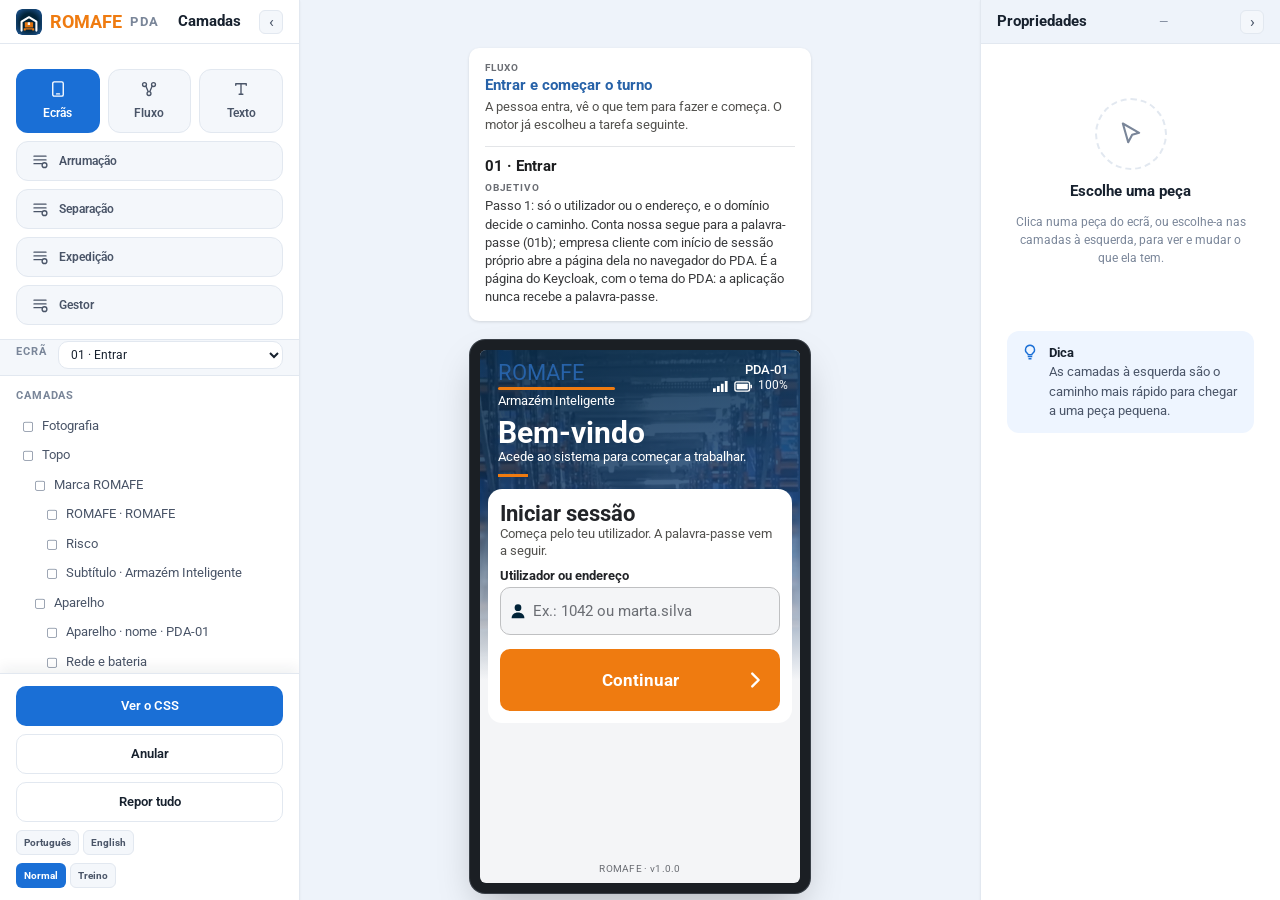
<file: index.html>
<!DOCTYPE html>
<html lang="pt">
<head>
<meta charset="utf-8">
<title>Armazém Inteligente — ecrãs do PDA</title>
<meta http-equiv="refresh" content="0; url=web/index.html">
<link rel="canonical" href="web/index.html">
</head>
<body>
<p>A abrir os <a href="web/index.html">ecrãs do PDA</a>.</p>
</body>
</html>
</file>
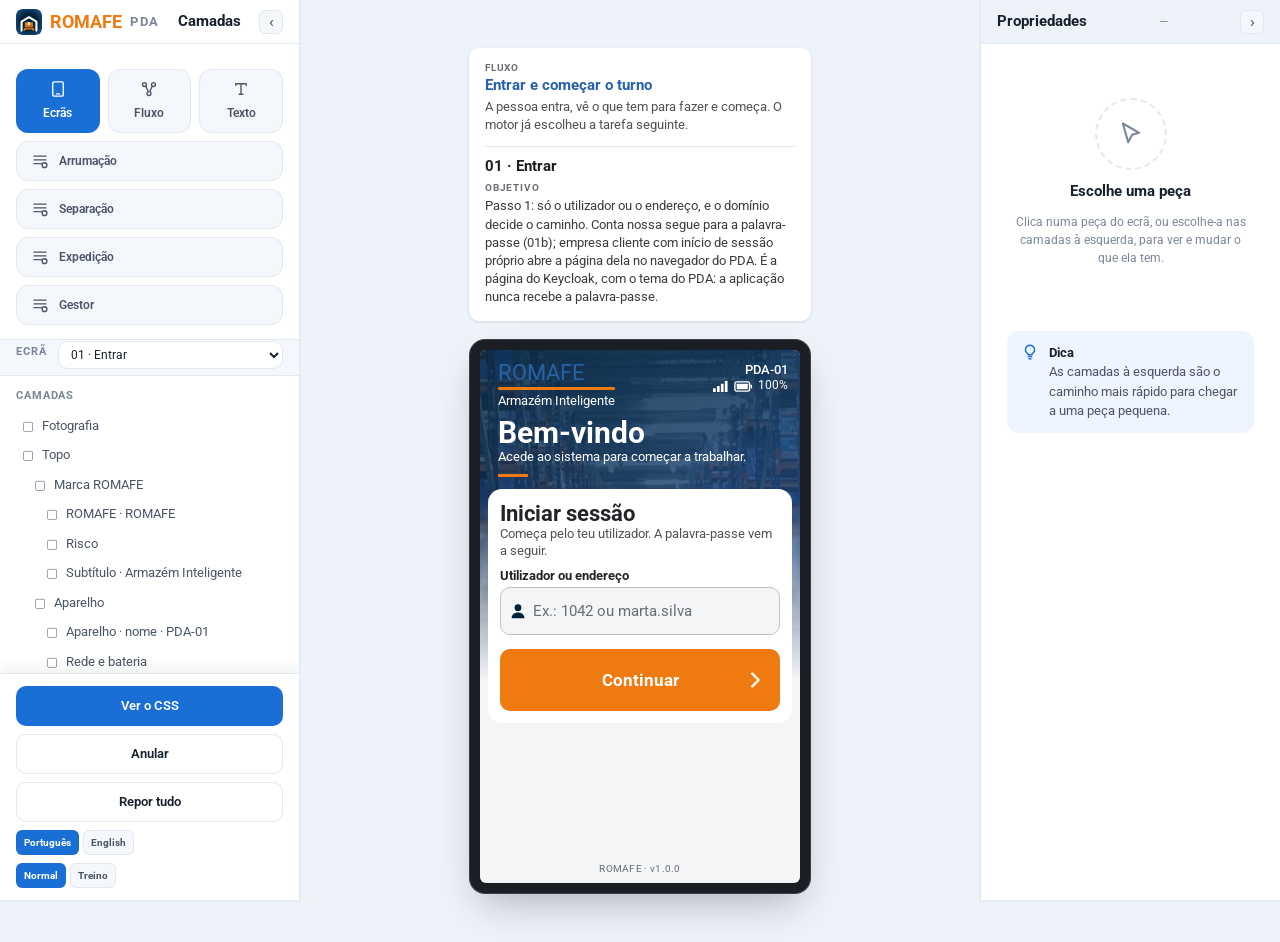
<file: web/index.html>
<!DOCTYPE html>
<html lang="pt">
<head>
<meta charset="utf-8">
<meta name="viewport" content="width=device-width, initial-scale=1">
<title>Ecrãs do PDA — Armazém Inteligente</title>
<meta name="description" content="Os ecrãs do PDA do Armazém Inteligente da Romafe, em modo de edição.">
<link rel="icon" href="assets/img/simbolo-app.svg" type="image/svg+xml">
<link rel="stylesheet" href="assets/css/tokens.css">
<link rel="stylesheet" href="assets/css/base.css">
<link rel="stylesheet" href="assets/css/entrada.css">
<link rel="stylesheet" href="assets/css/arrumar.css">
<link rel="stylesheet" href="assets/css/separar.css">
<link rel="stylesheet" href="assets/css/expedir.css">
<link rel="stylesheet" href="assets/css/gestor.css">
<link rel="stylesheet" href="assets/css/editor.css">
</head>
<body>

<!--
  Um ecrã é um <div class="ecra">. O que o editor lê dele:
    data-ecra   o identificador, que entra nos seletores do CSS exportado
    data-nome   o nome no seletor de ecrãs
    data-fluxo  o grupo no seletor de ecrãs
    data-refs   os requisitos e casos de uso de onde o ecrã sai
    data-objetivo  para que serve o ecrã — aparece no mapa do Fluxo
    data-funcao    de que função é (arrumacao, separacao, expedicao, gestor, todas)
  Dentro, o <div class="pda"> é o ecrã do aparelho, 320 × 533 dp.
  data-ir="…" num botão diz para que ecrã ele leva no protótipo.

  A barra escura do topo — a faixa, ou o header.topo nos ecrãs que se abrem a
  partir do início — é a mesma em todos: à esquerda o voltar, à direita o
  chamar o gestor (30 de setembro). Levam data-sem-seta: navegam como qualquer
  botão, e ficam fora do mapa e dos caminhos, que ficariam ilegíveis com mais
  de cem setas a dizer o mesmo. O símbolo da app fica nos ecrãs de início, de
  onde não se volta; o retrato fica onde não se chama o gestor — nos ecrãs
  dele, no «sem ligação» (sem rede não se chama ninguém) e no próprio chamar.

  Os nomes, as posições e as horas são de exemplo.
-->

<!-- Os percursos: o caminho escrito de cada caso, do login ao fim. Aparecem na aba Texto. -->
<template id="percursos">
  <!-- Arrumação -->
  <p data-funcao="arrumacao" data-ecras="e2 a1 a2 a4 a5"
     data-nota="Uma tarefa é uma guia de arrumação, que pode ter várias paletes: o 14 volta ao 10 até à última. Só então o motor dá a guia seguinte.">Um turno normal</p>
  <p data-funcao="arrumacao" data-ecras="e2 g11 n1 n2 r1 r2 r4"
     data-nota="Registar não é escolher trabalho: é dizer ao sistema que o camião está lá. Está em quem passa pelo cais de entrada — a arrumação — e no gestor, e por isso não depende de ele cá estar. Quem regista e está livre fica com a tarefa na hora; depois conta-se, confere-se e recebe-se tudo seguido.">Chega mercadoria ao cais</p>
  <p data-funcao="arrumacao" data-ecras="r2 r3 r4"
     data-nota="Desvio do fluxo de cima: regista-se o que chegou de facto, e é isso que entra em stock.">…e a quantidade não bate</p>
  <p data-funcao="arrumacao" data-ecras="a2 g2 a3 a4 a5"
     data-nota="A posição fica marcada como ocupada e o sistema propõe logo a seguinte.">A posição proposta está ocupada</p>
  <p data-funcao="arrumacao" data-ecras="a1 a6 a2"
     data-nota="Escreve-se o código. O sistema conta as leituras à mão.">A etiqueta do artigo não se lê</p>
  <p data-funcao="arrumacao" data-ecras="a4 a7 a5"
     data-nota="Escrever à mão deixou de competir com a leitura: é um link discreto no fundo, não um botão ao lado dela. Ninguém pede etiqueta nova — o sistema conta as vezes que a posição é escrita à mão e aconselha o gestor sozinho (RF-92).">A etiqueta da posição não se lê</p>
  <p data-funcao="arrumacao" data-ecras="g2 f1 a8"
     data-nota="O gestor decide de onde está, se vir a fotografia. É sempre opcional: quem não a tira regista na mesma.">Juntar fotografia a um problema</p>
  <p data-funcao="arrumacao" data-ecras="c1 c2 c3"
     data-nota="O pedido deixa de acabar em «avisado»: vê-se se ele já leu, se vem, e o que respondeu. Se não chegar, chama-se outra vez e o pedido sobe de urgência no ecrã dele.">Chamar o gestor e ver a resposta</p>
  <p data-funcao="arrumacao" data-ecras="a2 g2 a8"
     data-nota="A arrumação não bloqueia nada: diz o que se passa e o gestor decide. A tarefa deixa de ser tua.">Um problema que não é da arrumação</p>
  <p data-funcao="arrumacao" data-ecras="k1 k2 k3"
     data-nota="Nasce de um sinal no relatório do gestor: é ele que manda corrigir. O motor não descobre nada sozinho — só dá a tarefa a quem estiver livre.">O gestor manda corrigir uma posição</p>
  <p data-funcao="arrumacao" data-ecras="e2 k4 k5 d2 k6"
     data-nota="Ninguém conta o armazém. Quem vê uma posição que não bate, corrige-a ali — e o PDA pergunta antes, porque mudar stock não se desfaz.">Dar com uma posição errada</p>
  <p data-funcao="arrumacao" data-ecras="t1"
     data-nota="O motor dá trabalho enquanto se está noutra coisa. O aviso aparece por cima, não pede nada e vai-se embora; a tarefa fica à espera no ecrã da tarefa.">Chega trabalho a meio de outra coisa</p>
  <p data-funcao="arrumacao" data-ecras="e2 c1 c2"
     data-nota="Quem tem uma dúvida chama o gestor sem largar a tarefa: ele vê onde a pessoa está e o que tem em mãos. Enquanto espera, a tarefa fica com ela e o motor não lhe dá outra.">Chamar o gestor</p>
  <p data-funcao="arrumacao" data-ecras="e2 q1"
     data-nota="Ver onde está e quanto há. Não muda nada.">Consultar um artigo</p>
  <p data-funcao="arrumacao" data-ecras="e2 q2 k5 d2 k6"
     data-nota="Se o que lá está não bate, corrige-se sem sair da consulta.">Consultar uma posição e corrigi-la</p>
  <p data-funcao="arrumacao" data-ecras="p1 p2"
     data-nota="Também é tarefa: o motor dá-a quando uma posição fica vazia.">Levar a palete vazia</p>
  <p data-funcao="arrumacao" data-ecras="e4 p1 p2"
     data-nota="O motor sabe a que horas o turno acaba e deixa de dar o que não cabe no tempo que resta: dá as curtas, ou nenhuma. Uma tarefa já começada não é interrompida.">Falta pouco para o fim do turno</p>
  <p data-funcao="arrumacao" data-ecras="e2 d3 e1"
     data-nota="Cada palete fica registada quando é arrumada: o que já fizeste não se perde. O que falta da guia volta ao motor, e o gestor vê quem saiu com uma guia aberta.">Largar a guia e sair</p>

  <!-- Separação -->
  <p data-funcao="separacao" data-ecras="sp0 sp1 s1 s2 s4 s7"
     data-nota="Uma tarefa é uma guia. O motor ordena as paragens pelo caminho mais curto e escolhe a guia seguinte pela hora do camião e por onde a pessoa acabou — é isso que substitui o lote. A prateleira é reservada à cabeça.">Um turno normal</p>
  <p data-funcao="separacao" data-ecras="s2 s3 s4"
     data-nota="O que se tirou fica na guia; a diferença fica assinalada na posição e o gestor decide. A guia não sai sem o resto, e volta a ser tarefa quando o stock entrar.">Na paragem falta quantidade</p>
  <p data-funcao="separacao" data-ecras="s2 s6 s4"
     data-nota="Escreve-se o código e a volta segue.">A etiqueta não se lê</p>
  <p data-funcao="separacao" data-ecras="s2 s5 a8"
     data-nota="Fica registado, o gestor decide, e a volta continua na paragem seguinte.">Um problema na paragem</p>
  <p data-funcao="separacao" data-ecras="sp0 s9"
     data-nota="O que falta, onde ficou e para que camião vai.">Ver como está uma guia</p>
  <p data-funcao="separacao" data-ecras="sp0 sq1"
     data-nota="Onde está e quanto há, sem largar a volta.">Consultar um artigo</p>
  <p data-funcao="separacao" data-ecras="sp0 sq2"
     data-nota="O que está lá, sem largar a volta.">Consultar uma posição</p>
  <p data-funcao="separacao" data-ecras="s2 lr1 s4"
     data-nota="A leitura responde sozinha: verde e bip curto quando é a certa, e diz logo o que se lê a seguir. Não há botão pelo meio — quem lê não está a olhar para o ecrã.">A leitura corre bem</p>
  <p data-funcao="separacao" data-ecras="s2 lr2 s6"
     data-nota="Vermelho, vibração e bip grave. Fica no ecrã até se ler outra vez, e diz onde se devia estar.">…e quando se lê a posição errada</p>
  <p data-funcao="separacao" data-ecras="p1 p2"
     data-nota="A mesma tarefa da arrumação; também calha à separação.">Levar a palete vazia</p>
  <p data-funcao="separacao" data-ecras="sp0 s8 e1"
     data-nota="O que está no carro não volta às prateleiras: vai para a posição reservada à guia, e as linhas ficam registadas. Quem a apanhar continua na paragem seguinte.">Largar a guia e sair</p>

  <!-- Expedição -->
  <p data-funcao="expedicao" data-ecras="xp0 xp1 x2 x3 x4 d1 x5"
     data-nota="Uma tarefa é uma guia: levanta-se na prateleira, confere-se volume a volume e leva-se ao camião. Fechar a saída pergunta antes: é o que não tem volta.">Um turno normal</p>
  <p data-funcao="expedicao" data-ecras="x2 x6 x7 x3 x4"
     data-nota="A guia vai incompleta e o resto do camião segue. Fica um sinal no relatório: faltava na prateleira um volume que a separação lá deixou.">Falta um volume na prateleira</p>
  <p data-funcao="expedicao" data-ecras="x3 x8 x4"
     data-nota="Escreve-se o cais e o carregamento segue.">A etiqueta do cais não se lê</p>
  <p data-funcao="expedicao" data-ecras="xp0 x1"
     data-nota="Ver o risco de cada camião — o que já está pronto e o que falta. Não é por aqui que se escolhe trabalho.">Ver os camiões de hoje</p>
  <p data-funcao="expedicao" data-ecras="xp0 xq1"
     data-nota="O que falta, onde ficou e quando sai.">Consultar uma guia</p>
  <p data-funcao="expedicao" data-ecras="x4 d1 d4 x5"
     data-nota="Fechar com tudo lá dentro é um toque. Fechar sem tudo passou a ser outra coisa: o botão muda de nome, e o motivo é obrigatório e fica com o nome de quem decidiu.">Fechar a saída incompleta</p>
  <p data-funcao="expedicao" data-ecras="xp0 xq2"
     data-nota="A prateleira toda, e para que camião vai cada guia.">Ver o que está na prateleira</p>
  <p data-funcao="expedicao" data-ecras="xp0 x9 e1"
     data-nota="Nenhum volume desce do camião: os que subiram ficam registados, os que faltam voltam ao motor com a guia, e a saída fica aberta.">Largar a guia e sair</p>

  <!-- Gestor -->
  <p data-funcao="gestor" data-ecras="gp0 g1 g10"
     data-nota="Os números do turno e, por baixo, os insights: onde se perde tempo e o que falha.">Um turno normal</p>
  <p data-funcao="gestor" data-ecras="gp0 g10"
     data-nota="Os insights têm entrada própria no menu: para os ver não é preciso passar pelo relatório. Mostram onde se perde tempo, o que falha e o que o motor aprendeu com as atribuições. O que ele propõe fica em proposta — quem muda a régua é a direção.">Ver os insights</p>
  <p data-funcao="gestor" data-ecras="gp0 g1 g8"
     data-nota="Cada sinal traz o que fazer a seguir. Se mandar corrigir uma posição, é aqui que nasce a tarefa que a arrumação vai receber.">Agir sobre um sinal</p>
  <p data-funcao="gestor" data-ecras="gp0 g1 g8"
     data-nota="A chamada chega ao relatório como mais um sinal, mas com alguém parado do outro lado: diz quem chamou, onde está e o que tem em mãos. Enquanto espera, a tarefa fica com essa pessoa e o motor não lhe dá outra.">Alguém te chamou</p>
  <p data-funcao="gestor" data-ecras="gp0 g11 g8"
     data-nota="O sistema não sabe o que vem a caminho: enquanto ninguém registar o camião, ele não existe para o motor. O registo cria a tarefa de picar, e é aí que o relógio começa.">Registar a chegada de um camião</p>
  <p data-funcao="gestor" data-ecras="gp0 g12 g5 g8"
     data-nota="O gestor é o único que vê a fila toda, e porque é que cada tarefa está naquela ordem. De lá pode dar uma a alguém.">Ver a fila e dar uma tarefa</p>
  <p data-funcao="gestor" data-ecras="gp0 g5 g8"
     data-nota="Com o motivo escrito. Passa à frente na fila dessa pessoa e o motor aprende.">Atribuir uma tarefa a alguém</p>
  <p data-funcao="gestor" data-ecras="gp0 g6 g5 g8"
     data-nota="Quem está a trabalhar, o que falta, o que sai hoje — e atribuir a partir daí.">Ver o armazém todo</p>
  <p data-funcao="gestor" data-ecras="gp0 g9 e2"
     data-nota="Faz tudo o que as outras funções fazem — não para mandar, mas para ajudar quem está a precisar. Fica registado em nome dele.">Trabalhar como qualquer função</p>
  <p data-funcao="gestor" data-ecras="gp0 g9 e2 a1 a2 a4 a5"
     data-nota="Entra na arrumação e faz a guia como qualquer pessoa: lê o artigo, vai à posição que o motor propõe e confirma. Fica registado em nome dele.">Arrumar ele mesmo uma guia</p>
  <p data-funcao="gestor" data-ecras="gp0 g9 sp0 s1 s2 s4 s7"
     data-nota="Entra na separação e faz a volta paragem a paragem, até deixar a guia na prateleira de preparados. Fica registado em nome dele.">Separar ele mesmo uma guia</p>
  <p data-funcao="gestor" data-ecras="gp0 g9 xp0 x2 x3 x4 d1 x5"
     data-nota="Entra na expedição, confere os volumes, leva-os ao cais e carrega. Fechar a saída pergunta-lhe antes, como a qualquer pessoa. Fica registado em nome dele.">Carregar ele mesmo um camião</p>
  <p data-funcao="gestor" data-ecras="gp0 g9 n1 n2 r1 r2 r4"
     data-nota="Pelo 60 entra na receção e faz os três atos seguidos: pica o que está no cais, confere a guia do fornecedor e recebe. O que entra em stock é o que a conferência disser. Fica registado em nome dele.">Picar e receber ele mesmo uma chegada</p>
  <p data-funcao="gestor" data-ecras="gp0 g9 k4 k5 d2 k6"
     data-nota="Dá de caras com uma posição que não bate e corrige-a ele, sem mandar a tarefa a ninguém: lê a posição, diz o que lá está de facto e confirma. Mudar stock pergunta-lhe antes, como a qualquer pessoa.">Corrigir ele mesmo uma posição</p>
  <p data-funcao="gestor" data-ecras="gp0 g9 q1"
     data-nota="Onde está o artigo e quanto há em cada sítio. Não muda nada.">Consultar um artigo</p>
  <p data-funcao="gestor" data-ecras="gp0 g9 q2"
     data-nota="O que o sistema diz que está na posição. Se não bater, corrige-se sem sair da consulta.">Consultar uma posição</p>
  <p data-funcao="gestor" data-ecras="gp0 g9 xq1"
     data-nota="Como está uma guia: o que falta, onde ficou e quando está prevista sair.">Consultar uma guia</p>
  <p data-funcao="gestor" data-ecras="gp0 g9 xq2"
     data-nota="O que já está preparado e para que camião vai cada guia. É a resposta à pergunta que o telefone traz mais vezes.">Ver o que está na prateleira</p>
  <p data-funcao="gestor" data-ecras="gp0 e1"
     data-nota="O gestor não tem trabalho por fechar no PDA.">Sair do turno</p>
</template>

<!-- Os casos de uso do dossiê, com as decisões tomadas: aparecem no fim da aba Texto.
     data-atores: as funções (e o motor); data-estado: fora ou v2, quando não entram. -->
<template id="casos-de-uso">
  <p data-cu="CU-01" data-atores="todas">Entrar no turno</p>
  <p data-cu="CU-02" data-atores="todas">Ler um código</p>
  <p data-cu="CU-03" data-atores="todas">Consultar um artigo</p>
  <p data-cu="CU-04" data-atores="todas" data-estado="v2" data-nota="Precisa do mapa, que é da v2.">Ver onde fica uma posição</p>
  <p data-cu="CU-05" data-atores="todas" data-nota="Qualquer pessoa o faz, do sítio onde está: «Artigo danificado» no «O que se passa?» de cada função — 15, 36 e 49 —, e todas acabam no mesmo 18 · Problema registado, com a palete parada até o gestor decidir. A arrumação estava de fora desde 22 de setembro, e não fazia sentido: é quem recebe, e é onde o material danificado aparece primeiro (30 set.). Quem levanta o bloqueio é o gestor — CU-24.">Bloquear um artigo danificado</p>
  <p data-cu="CU-06" data-atores="arrumacao gestor" data-nota="Mudou a 24 de setembro: deixou de ser tarefa da fila. Quem pica a chegada (CU-40) confere e recebe logo a seguir, no mesmo fluxo. O gestor também o faz, pelo 60 · Todas as operações (28 set.).">Receber o que chega</p>
  <p data-cu="CU-07" data-atores="arrumacao gestor" data-nota="O gestor também o faz, pelo 60 · Todas as operações (28 set.).">Arrumar uma palete</p>
  <p data-cu="CU-08" data-atores="" data-estado="fora" data-nota="Ninguém conta: a falta de quantidade corrige-se na posição, no PDA (18 set.).">Contar uma posição</p>
  <p data-cu="CU-09" data-atores="arrumacao gestor motor" data-nota="O gestor também o faz, pelo 60 · Todas as operações (28 set.).">Corrigir uma posição errada</p>
  <p data-cu="CU-10" data-atores="separacao motor" data-nota="Mudou a 24 de setembro: acabou o lote. O motor dá uma guia de cada vez, conforme a atividade dos PDA. Mudou de nome a 30 de setembro: «receber» é o que se faz à mercadoria que chega (CU-06), e isto é outra coisa — a guia passa a ser desta pessoa, sem ela a pedir.">Ficar com a guia que o motor deu</p>
  <p data-cu="CU-11" data-atores="separacao gestor" data-nota="O gestor também o faz, pelo 60 · Todas as operações (28 set.).">Recolher uma guia</p>
  <p data-cu="CU-12" data-atores="separacao expedicao arrumacao gestor" data-nota="Mudou de nome a 30 de setembro: ninguém sai com trabalho a meio, e o nome antigo dizia o contrário do que o ecrã faz. O que está feito fica registado, o que falta volta ao motor, e o gestor vê quem largou. Vale também para ele: se começou uma tarefa pelo 60, larga-a da mesma maneira (30 set.). 24 set.: o que já se recolheu não volta às prateleiras — vai para a posição reservada à guia.">Largar a guia e sair</p>
  <p data-cu="CU-13" data-atores="expedicao gestor" data-nota="O gestor também, pelo 60 · Todas as operações e pelo 58 · O que está a acontecer (30 set.).">Ver o risco dos camiões</p>
  <p data-cu="CU-14" data-atores="expedicao gestor" data-nota="O gestor também: é ele que decide o que fazer a uma guia que ficou por fechar (30 set.).">Uma encomenda incompleta espera</p>
  <p data-cu="CU-15" data-atores="expedicao gestor" data-nota="O gestor também o faz, pelo 60 · Todas as operações (28 set.).">Carregar e fechar uma saída</p>
  <p data-cu="CU-16" data-atores="gestor">Ver o relatório do turno</p>
  <p data-cu="CU-17" data-atores="gestor" data-nota="Um sinal é um padrão que deixou de ser acaso: o sistema conta e, quando passa do limite — cinco vezes, em dois dias diferentes, dentro de trinta —, levanta a mão no relatório do turno. Nunca muda uma regra sozinho: mostra o que viu, e o gestor decide. Três recusas na mesma posição são acaso, e ele cala-se.">Ler os sinais</p>
  <p data-cu="CU-18" data-atores="gestor">Fixar a prioridade de uma tarefa</p>
  <p data-cu="CU-19" data-atores="gestor">Ver o que sai e o que vai sair</p>
  <p data-cu="CU-20" data-atores="gestor" data-nota="O motor aprende com as atribuições do gestor.">Atribuir uma tarefa a uma pessoa</p>
  <p data-cu="CU-21" data-atores="todas" data-nota="Mudou a 24 de setembro: a pessoa não vê a fila. O motor dá uma tarefa de cada vez, conforme a atividade dos PDA, e ela vê só a que tem em mãos.">Ver o que fazer a seguir</p>
  <p data-cu="CU-22" data-atores="todas">Comunicar uma exceção</p>
  <p data-cu="CU-23" data-atores="todas">Ver os movimentos</p>
  <p data-cu="CU-24" data-atores="gestor">Desbloquear um artigo</p>
  <p data-cu="CU-25" data-atores="todas">Sair do turno</p>
  <p data-cu="CU-26" data-atores="" data-estado="fora" data-nota="Fora do desenho a 30 de setembro: era um ecrã para responder a «posso confiar no que este PDA está a registar?», e as três coisas que mostrava já estão noutro lado. Se a leitura foi lida ou escrita à mão: fica escrito no próprio ecrã onde se escreve (17, 37, 51) e no registo de cada operação (ADR-0009). Se há rede: está na faixa de todos os ecrãs, e o 62 · Sem ligação diz o resto. Operações por confirmar: não existem, porque sem rede o PDA não deixa começar nada.">Ver o que este terminal consegue provar</p>
  <p data-cu="CU-27" data-atores="todas" data-nota="Sem ligação o PDA não trabalha: diz-o, e mostra o que ficou gravado.">Ficar sem ligação</p>
  <p data-cu="CU-28" data-atores="gestor">Extrair o registo de uma pessoa</p>
  <p data-cu="CU-29" data-atores="" data-estado="fora" data-nota="Ninguém conta (18 set.).">Lançar uma contagem</p>
  <p data-cu="CU-30" data-atores="gestor">Ver as exceções comunicadas</p>
  <p data-cu="CU-31" data-atores="gestor">Corrigir a localização de uma ficha</p>
  <p data-cu="CU-32" data-atores="" data-estado="fora" data-nota="Fora do PDA (30 set.): o gestor não cria utilizadores. As contas e os perfis vêm do Keycloak — ADR-0013 —, e o PDA só sabe quem entrou.">Criar e gerir utilizadores</p>
  <p data-cu="CU-33" data-atores="gestor" data-nota="Só o gestor, ou quem ele autorizar.">Ler e atribuir um código de barras</p>
  <p data-cu="CU-34" data-atores="gestor" data-nota="Não é para quem trabalha no armazém — arrumação, separação e expedição não o veem; só o gestor (22 set.).">Ver o que já se decidiu antes</p>
  <p data-cu="CU-35" data-atores="" data-estado="fora" data-nota="Fora do desenho a 1 de outubro de 2026: ninguém pede etiqueta nova pelo PDA. Era um botão nos ecrãs em que se escreve o código à mão — 17, 37 e 51 — e saiu de todos. O sistema continua a tratar disto sozinho: conta as leituras à mão de cada posição (RF-92) e, passado o limite, levanta a mão no relatório do gestor, que é quem manda imprimir.">Pedir uma etiqueta de posição</p>
  <p data-cu="CU-36" data-atores="arrumacao separacao gestor" data-nota="A arrumação na zona de máquina; a separação na zona de mão. O gestor também o faz, pelo 60 · Todas as operações (28 set.).">Levar a palete vazia ao parque</p>
  <p data-cu="CU-37" data-atores="gestor" data-nota="Saiu das operações da arrumação (22 set.). Falta decidir quem recebe; o gestor valida.">Receber uma devolução</p>
  <p data-cu="CU-38" data-atores="expedicao gestor" data-nota="O gestor também o faz, pelo 60 · Todas as operações (28 set.).">Levar uma guia preparada ao cais</p>
  <p data-cu="CU-39" data-atores="arrumacao separacao expedicao gestor motor" data-nota="Novo — não está no dossiê. A pessoa carrega em «Começar» e o motor entrega-lhe uma tarefa; ao acabar essa, entrega a seguinte. Ela não escolhe nem vê a fila (24 set.). O gestor também começa qualquer tarefa, pelo 60 · Todas as operações, e aí é ele que escolhe: o motor não lhe entrega nada, porque ele não tem fila própria (30 set.).">Começar as tarefas</p>
  <p data-cu="CU-40" data-atores="arrumacao gestor" data-nota="O sistema não sabe o que vem a caminho (23 set.): a arrumação pica a chegada no PDA e é daí que nasce a tarefa de receção. Só as paletes da SKF são picadas noutro PDA. O gestor também o regista, pelo 67 · Chegou um camião (28 set.).">Registar a chegada de uma encomenda</p>
</template>

<!-- O que é cada fluxo: aparece no mapa do Fluxo, ao lado do nome da linha. -->
<template id="fluxos">
  <p data-fluxo="Entrar e começar o turno">A pessoa entra, vê o que tem para fazer e começa. O motor já escolheu a tarefa seguinte.</p>
  <p data-fluxo="Receber o que chega">O sistema não sabe o que vem a caminho: quando chega mercadoria ao cais, a arrumação pica a chegada. Daí nasce a tarefa de receção, que o motor põe na fila pela prioridade. Confere-se com a guia do fornecedor, entra no stock, e as tarefas de arrumar voltam ao motor.</p>
  <p data-fluxo="Arrumar uma palete">Levar a palete do cais à posição que o motor propõe, e confirmar lendo o artigo e a posição.</p>
  <p data-fluxo="Quando a arrumação não corre bem">Os desvios — posição ocupada, não cabe, artigo danificado, etiqueta que não se lê. Tudo fica registado e o gestor vê.</p>
  <p data-fluxo="Corrigir uma posição (tarefa)">O motor encontrou stock fora do sítio e manda-o mudar. Tira-se da origem e põe-se no destino, num só registo.</p>
  <p data-fluxo="Corrigir o que está numa posição">Por iniciativa própria: quem vê que uma posição não bate com o sistema corrige ali mesmo. Ninguém conta.</p>
  <p data-fluxo="Levar a palete vazia">A palete que ficou vazia sai da posição e vai para o parque; a posição fica livre.</p>
  <p data-fluxo="Consultar">Saber onde está um artigo, ou o que está numa posição, sem mexer em nada.</p>
  <p data-fluxo="Recolher uma guia">A separação faz a volta ao armazém com o lote de guias, e deixa-as na prateleira de preparados.</p>
  <p data-fluxo="Da prateleira ao camião">A expedição confere os volumes, leva-os ao cais e carrega o camião.</p>
  <p data-fluxo="O gestor e as exceções">O gestor acompanha o turno e os sinais; qualquer pessoa vê quando o PDA perde a ligação.</p>
  <p data-fluxo="Começar o turno na separação">A separação entra, vê a volta que o motor lhe deu e começa. O lote enche-se sozinho e a guia entra inteira.</p>
  <p data-fluxo="Quando a separação não corre bem">Os desvios da volta: não há nada na posição, está lá menos do que a guia pede, a etiqueta não se lê — e sair do turno com guias por fechar.</p>
  <p data-fluxo="Consultar na separação">Ver como está uma guia, onde está um artigo, ou o que está numa posição, sem mexer em nada.</p>
  <p data-fluxo="Começar o turno na expedição">A expedição entra e começa. Como na arrumação, não vê a lista do que há para fazer: o motor dá-lhe uma guia de cada vez, pela hora de fecho do camião, e a seguinte quando essa subir.</p>
  <p data-fluxo="Quando a expedição não corre bem">Falta um volume na prateleira, o camião não chegou, a etiqueta não se lê — e sair do turno com uma saída aberta.</p>
  <p data-fluxo="Consultar na expedição">Ver como está uma guia, e o que está na prateleira de preparados.</p>
  <p data-fluxo="O gestor">O gestor vê como vai o turno, lê os sinais, atribui tarefas com motivo escrito e vê o armazém todo. É o único que vê a fila de trabalho, e faz o trabalho de qualquer função quando é preciso ajudar.</p>
  <p data-fluxo="Quando falta a ligação">O PDA trabalha ligado à Rolgest. Sem ligação diz que parou, e mostra o que ficou gravado.</p>
  <p data-fluxo="Comunicar um problema">Qualquer função comunica o que a impede de seguir: fica registado com quem o disse e a que horas, e o gestor é avisado.</p>
  <p data-fluxo="A resposta à leitura">A leitura é a coisa que mais vezes se faz no turno, e quem a faz raramente está a olhar para o ecrã. A resposta ocupa o ecrã todo, tem cor, som e vibração, e diz logo o que vem a seguir.</p>
  <p data-fluxo="Chamar o gestor">Quem tem uma dúvida chama o gestor sem largar a tarefa. Ele vê onde a pessoa está e o que tem em mãos, e pode vir, responder pelo PDA ou fazer ele a tarefa.</p>
</template>

<main class="tela" id="tela">

<!-- ================= 1 · ENTRAR E COMEÇAR O TURNO ================= -->

<div class="ecra" data-ecra="e1" data-objetivo="Passo 1: só o utilizador ou o endereço, e o domínio decide o caminho. Conta nossa segue para a palavra-passe (01b); empresa cliente com início de sessão próprio abre a página dela no navegador do PDA. É a página do Keycloak, com o tema do PDA: a aplicação nunca recebe a palavra-passe." data-funcao="todas" data-fluxo="Entrar e começar o turno" data-nome="01 · Entrar" data-refs="CU-01 · RF-01 · RF-03">
<div class="pda entrar">
  <div class="entrar__foto" role="img" aria-label="Corredor do armazém da Romafe"></div>

  <header class="entrar__topo">
    <div class="lockup lockup--invertido">
      <p class="lockup__nome">ROMAFE</p>
      <span class="lockup__risco" aria-hidden="true"></span>
      <p class="lockup__sub">Armazém Inteligente</p>
    </div>
    <div class="aparelho">
      <p class="aparelho__nome">PDA-01</p>
      <p class="aparelho__estado">
        <svg viewBox="0 0 16 12" aria-label="Rede boa"><rect x="0" y="8" width="3" height="4" fill="currentColor"/><rect x="4.3" y="5.5" width="3" height="6.5" fill="currentColor"/><rect x="8.6" y="3" width="3" height="9" fill="currentColor"/><rect x="12.9" y="0" width="3" height="12" fill="currentColor"/></svg>
        <svg viewBox="0 0 20 12" aria-hidden="true"><rect x="1" y="1" width="16" height="10" rx="2" fill="none" stroke="currentColor" stroke-width="1.5"/><rect x="3" y="3" width="12" height="6" rx=".5" fill="currentColor"/><rect x="18" y="4" width="2" height="4" rx=".5" fill="currentColor"/></svg>
        100%
      </p>
    </div>
  </header>

  <div class="entrar__boas-vindas">
    <h1 class="entrar__titulo">Bem-vindo</h1>
    <p class="entrar__lema">Acede ao sistema para começar a trabalhar.</p>
    <span class="entrar__risco" aria-hidden="true"></span>
  </div>

  <form class="sessao" onsubmit="return false">
    <h2 class="sessao__titulo">Iniciar sessão</h2>
    <p class="sessao__sub">Começa pelo teu utilizador. A palavra-passe vem a seguir.</p>

    <div class="entrada-texto">
      <label class="entrada-texto__rotulo" for="e1-utilizador">Utilizador ou endereço</label>
      <div class="entrada-texto__caixa">
        <svg class="entrada-texto__icone" viewBox="0 0 24 24" aria-hidden="true"><circle cx="12" cy="7.5" r="4.5" fill="currentColor"/><path d="M3.5 21.5c0-4.7 3.8-7.5 8.5-7.5s8.5 2.8 8.5 7.5Z" fill="currentColor"/></svg>
        <input class="entrada-texto__campo" id="e1-utilizador" type="text" autocomplete="username" placeholder="Ex.: 1042 ou marta.silva">
      </div>
    </div>

    <button type="submit" class="btn btn--acao sessao__entrar" data-ir="e1b">
      Continuar
      <svg class="sessao__seta" viewBox="0 0 24 24" aria-hidden="true"><path d="m9 5 7 7-7 7" fill="none" stroke="currentColor" stroke-width="2.6" stroke-linecap="round" stroke-linejoin="round"/></svg>
    </button>
  </form>

  <p class="versao">ROMAFE · v1.0.0</p>
</div>
</div>

<div class="ecra" data-ecra="e1b" data-objetivo="Passo 2, conta nossa: a palavra-passe valida no Keycloak. O utilizador fica à vista com «mudar», para quem pega no PDA a meio do turno ver logo se é o seu nome. A recusa é sempre a mesma, esteja o utilizador errado ou a palavra-passe." data-funcao="todas" data-fluxo="Entrar e começar o turno" data-nome="01b · A palavra-passe" data-refs="CU-01 · RF-01 · RF-03" hidden>
<div class="pda entrar">
  <div class="entrar__foto" role="img" aria-label="Corredor do armazém da Romafe"></div>

  <header class="entrar__topo">
    <div class="lockup lockup--invertido">
      <p class="lockup__nome">ROMAFE</p>
      <span class="lockup__risco" aria-hidden="true"></span>
      <p class="lockup__sub">Armazém Inteligente</p>
    </div>
    <div class="aparelho">
      <p class="aparelho__nome">PDA-01</p>
      <p class="aparelho__estado">
        <svg viewBox="0 0 16 12" aria-label="Rede boa"><rect x="0" y="8" width="3" height="4" fill="currentColor"/><rect x="4.3" y="5.5" width="3" height="6.5" fill="currentColor"/><rect x="8.6" y="3" width="3" height="9" fill="currentColor"/><rect x="12.9" y="0" width="3" height="12" fill="currentColor"/></svg>
        <svg viewBox="0 0 20 12" aria-hidden="true"><rect x="1" y="1" width="16" height="10" rx="2" fill="none" stroke="currentColor" stroke-width="1.5"/><rect x="3" y="3" width="12" height="6" rx=".5" fill="currentColor"/><rect x="18" y="4" width="2" height="4" rx=".5" fill="currentColor"/></svg>
        100%
      </p>
    </div>
  </header>

  <div class="entrar__boas-vindas">
    <h1 class="entrar__titulo">Bem-vindo</h1>
    <p class="entrar__lema">Acede ao sistema para começar a trabalhar.</p>
    <span class="entrar__risco" aria-hidden="true"></span>
  </div>

  <form class="sessao" onsubmit="return false">
    <h2 class="sessao__titulo">Iniciar sessão</h2>
    <p class="sessao__sub">Escreve a tua palavra-passe.</p>

    <p class="sessao__quem">
      <span class="sessao__nome">marta.silva</span>
      <a class="sessao__mudar" href="#" data-ir="e1">mudar</a>
    </p>

    <div class="entrada-texto">
      <label class="entrada-texto__rotulo" for="e1b-palavra-passe">Palavra-passe</label>
      <div class="entrada-texto__caixa">
        <svg class="entrada-texto__icone" viewBox="0 0 24 24" aria-hidden="true"><path d="M7 10V7.5a5 5 0 0 1 10 0V10" fill="none" stroke="currentColor" stroke-width="2.4"/><rect x="4" y="10" width="16" height="12" rx="2.5" fill="currentColor"/><circle cx="12" cy="15.3" r="1.7" fill="#fff"/><rect x="11.1" y="15.5" width="1.8" height="3.4" rx=".9" fill="#fff"/></svg>
        <input class="entrada-texto__campo" id="e1b-palavra-passe" type="password" autocomplete="current-password" placeholder="Introduz a tua palavra-passe">
        <button type="button" class="entrada-texto__ver" aria-label="Mostrar a palavra-passe">
          <svg viewBox="0 0 24 24" aria-hidden="true"><path d="M2 12s3.6-6.5 10-6.5S22 12 22 12s-3.6 6.5-10 6.5S2 12 2 12Z" fill="none" stroke="currentColor" stroke-width="2"/><circle cx="12" cy="12" r="3" fill="none" stroke="currentColor" stroke-width="2"/><path d="M4 20 20 4" stroke="currentColor" stroke-width="2.2" stroke-linecap="round"/></svg>
        </button>
      </div>
    </div>

    <button type="submit" class="btn btn--acao sessao__entrar" data-ir="e2">
      Entrar
      <svg class="sessao__seta" viewBox="0 0 24 24" aria-hidden="true"><path d="m9 5 7 7-7 7" fill="none" stroke="currentColor" stroke-width="2.6" stroke-linecap="round" stroke-linejoin="round"/></svg>
    </button>
  </form>

  <p class="versao">ROMAFE · v1.0.0</p>
</div>
</div>

<div class="ecra" data-ecra="e2" data-objetivo="Mostrar o trabalho do turno e pôr a pessoa a trabalhar com um toque; dá acesso às consultas e correções que ela faz por iniciativa própria." data-funcao="arrumacao" data-fluxo="Entrar e começar o turno" data-nome="02 · Início da arrumação" data-refs="CU-01 · CU-39 · CU-21 · CU-25 · RF-02 · RF-20 · RF-100" hidden>
<div class="pda menu">
  <div class="faixa"><svg class="faixa__icone" viewBox="250 140 524 470" aria-hidden="true"><path d="M278 588V306L512 167l233 139v282" fill="none" stroke="currentColor" stroke-width="66" stroke-linecap="round" stroke-linejoin="round"/><rect class="tinta-acao" x="380" y="327" width="261" height="167" rx="16"/><rect x="472" y="327" width="73" height="83" rx="8" fill="currentColor"/><path class="tinta-acao" d="M355 512h311a10 10 0 0 1 10 10v55a10 10 0 0 1-10 10h-45a8 8 0 0 1-8-8v-24H408v24a8 8 0 0 1-8 8h-45a10 10 0 0 1-10-10v-55a10 10 0 0 1 10-10Z"/></svg><span class="faixa__divisor" aria-hidden="true"></span><span class="faixa__perfil">Arrumação</span><span class="faixa__nome">Marta Silva</span><span class="faixa__rede"><span class="faixa__ponto" aria-hidden="true"></span>ligado</span><button type="button" class="faixa__chamar" data-ir="c1" data-sem-seta aria-label="Chamar o gestor"><svg viewBox="0 0 24 24" aria-hidden="true"><path d="M6.5 3.5h11a2 2 0 0 1 2 2v9a2 2 0 0 1-2 2H12l-4.5 4v-4H6.5a2 2 0 0 1-2-2v-9a2 2 0 0 1 2-2Z" fill="none" stroke="currentColor" stroke-width="2" stroke-linejoin="round"/><circle class="tinta-acao" cx="8" cy="10" r="1.6"/><circle class="tinta-acao" cx="12" cy="10" r="1.6"/><circle class="tinta-acao" cx="16" cy="10" r="1.6"/></svg></button></div>

  <!-- Desenho de 22 de setembro. Uma opção só para começar: arrumar e
       corrigir posição são tarefas, e vêm pela fila, na ordem do motor.
       As operações são o que a arrumação faz por iniciativa própria:
       uma por linha: corrigir uma posição (CU-09), consultar um artigo
       (CU-03) e consultar uma posição. Picar a chegada saiu daqui a 24 de
       setembro: é tarefa, e nasce quando o gestor regista o camião (ecrã 67).
       A etiqueta não se pede: o sistema aconselha a renová-la (sinal do
       gestor, ecrã 17). O mapa fica para a v2. -->
  <header class="heroi">
    <span class="heroi__foto" aria-hidden="true"></span>
    <span class="heroi__risco" aria-hidden="true"></span>
    <h1 class="heroi__titulo">Bom dia, Marta</h1>
    <p class="heroi__sub">Turno das 8h · 8 tarefas à espera no armazém</p>
  </header>
  <div class="corpo menu__corpo">

    <section class="fazer" aria-labelledby="e2-agora">
      <h2 class="fazer__titulo" id="e2-agora">Trabalho</h2>
      <button type="button" class="fazer__opcao fazer__opcao--primeira" data-ir="a1">
        <span class="fazer__circulo" aria-hidden="true"><svg viewBox="0 0 24 24"><path d="M3.5 2.5v19M20.5 2.5v19M3.5 11.5h17M3.5 20h17" fill="none" stroke="currentColor" stroke-width="2.2"/><rect class="tinta-acao" x="6" y="4.5" width="5" height="5"/><rect class="tinta-acao" x="13" y="4.5" width="5" height="5"/><rect class="tinta-acao" x="6" y="13.5" width="5" height="4.5"/><rect class="tinta-acao" x="13" y="13.5" width="5" height="4.5"/></svg></span>
        <span class="fazer__texto"><span class="fazer__nome">Começar a arrumar</span><span class="fazer__conta">Guia GA-4471 · 3 paletes</span><span class="fazer__conta">Zona 30, máquina · há 2h10</span></span>
        <svg class="atalho__seta" viewBox="0 0 24 24" aria-hidden="true"><path d="m9 5 7 7-7 7" fill="none" stroke="currentColor" stroke-width="2.6" stroke-linecap="round" stroke-linejoin="round"/></svg>
      </button>
    </section>

    <section class="fazer fazer--outras" aria-labelledby="e2-outras">
      <h2 class="fazer__titulo" id="e2-outras">Operações</h2>
      <div class="quadrados">
      <button type="button" class="quadrado" data-ir="g11">
        <span class="quadrado__circulo" aria-hidden="true"><svg viewBox="0 0 24 24"><path d="M2.5 6.5h10v9h-10Z" fill="none" stroke="currentColor" stroke-width="2" stroke-linejoin="round"/><path class="tinta-acao" d="M12.5 9h4.2l3.3 3.3v3.2h-7.5Z"/><circle cx="7" cy="17.5" r="1.8" fill="currentColor"/><circle cx="17" cy="17.5" r="1.8" fill="currentColor"/></svg></span>
        <span class="quadrado__nome">Chegou um camião</span>
      </button>
      <button type="button" class="quadrado" data-ir="k4">
        <span class="quadrado__circulo" aria-hidden="true"><svg viewBox="0 0 24 24"><path d="M4.5 11a7.5 7.5 0 0 1 13.2-4.6" fill="none" stroke="currentColor" stroke-width="2.4" stroke-linecap="round"/><path d="M18.5 3v4.3h-4.3" fill="none" stroke="currentColor" stroke-width="2.4" stroke-linecap="round" stroke-linejoin="round"/><path class="traco-acao" d="M19.5 13a7.5 7.5 0 0 1-13.2 4.6M5.5 21v-4.3h4.3" fill="none" stroke-width="2.4" stroke-linecap="round" stroke-linejoin="round"/></svg></span>
        <span class="quadrado__nome">Corrigir posição</span>
      </button>
      <button type="button" class="quadrado" data-ir="q1">
        <span class="quadrado__circulo" aria-hidden="true"><svg viewBox="0 0 24 24"><circle class="traco-acao" cx="10.5" cy="10.5" r="6.5" fill="none" stroke-width="2.6"/><path class="traco-acao" d="m15.5 15.5 5 5" stroke-width="2.8" stroke-linecap="round"/></svg></span>
        <span class="quadrado__nome">Consultar artigo</span>
      </button>
      <button type="button" class="quadrado" data-ir="q2">
        <span class="quadrado__circulo" aria-hidden="true"><svg viewBox="0 0 24 24"><path d="M3.5 2.5v19M20.5 2.5v19M3.5 11.5h17M3.5 20h17" fill="none" stroke="currentColor" stroke-width="2.2"/><rect class="tinta-acao" x="6" y="13.5" width="5" height="4.5"/><circle class="traco-acao" cx="14.5" cy="6.5" r="2.6" fill="none" stroke-width="2"/><path class="traco-acao" d="m16.5 8.5 2 2" stroke-width="2" stroke-linecap="round"/></svg></span>
        <span class="quadrado__nome">Consultar posição</span>
      </button>
      <button type="button" class="quadrado" data-ir="c1">
        <span class="quadrado__circulo" aria-hidden="true"><svg viewBox="0 0 24 24"><path d="M6.5 3.5h11a2 2 0 0 1 2 2v9a2 2 0 0 1-2 2H12l-4.5 4v-4H6.5a2 2 0 0 1-2-2v-9a2 2 0 0 1 2-2Z" fill="none" stroke="currentColor" stroke-width="2" stroke-linejoin="round"/><circle class="tinta-acao" cx="12" cy="10" r="1.6"/><circle class="tinta-acao" cx="8" cy="10" r="1.6"/><circle class="tinta-acao" cx="16" cy="10" r="1.6"/></svg></span>
        <span class="quadrado__nome">Chamar o gestor</span>
      </button>
      </div>
    </section>
  </div>

  <nav class="abas-fundo" aria-label="Navegação">
    <button type="button" class="abas-fundo__aba" data-ir="a1">
      <span class="abas-fundo__icone"><svg viewBox="0 0 24 24" aria-hidden="true"><path d="M8.5 6h13M8.5 12h13M8.5 18h13" stroke="currentColor" stroke-width="2.4" stroke-linecap="round"/><circle cx="3.5" cy="6" r="1.6" fill="currentColor"/><circle cx="3.5" cy="12" r="1.6" fill="currentColor"/><circle cx="3.5" cy="18" r="1.6" fill="currentColor"/></svg></span>
      Tarefa
    </button>
    <button type="button" class="abas-fundo__aba" aria-current="page">
      <span class="abas-fundo__icone"><svg viewBox="0 0 24 24" aria-hidden="true"><path d="M12 2.5 22 11h-3v10.5h-5V15h-4v6.5H5V11H2Z" fill="currentColor"/></svg></span>
      Início
    </button>
    <button type="button" class="abas-fundo__aba" data-ir="d3">
      <span class="abas-fundo__icone"><svg viewBox="0 0 24 24" aria-hidden="true"><path d="M14 3.5H4.5v17H14" fill="none" stroke="currentColor" stroke-width="2.4" stroke-linejoin="round"/><path d="M10 12h11m-4-4.5 4.5 4.5-4.5 4.5" fill="none" stroke="currentColor" stroke-width="2.4" stroke-linecap="round" stroke-linejoin="round"/></svg></span>
      Sair
    </button>
  </nav>
</div>
</div>

<div class="ecra" data-ecra="n1" data-objetivo="Contar o que está no cais. Quem trouxe já veio do registo; o que vem dentro só se sabe ao conferir." data-fluxo="Receber o que chega" data-funcao="arrumacao" data-nome="04 · Picar a chegada" data-refs="CU-02 · CU-40 · CU-06 · RF-30" hidden>
<div class="pda">
  <header class="topo">
    <button type="button" class="topo__voltar" data-ir="e2" data-sem-seta><svg viewBox="0 0 24 24" aria-hidden="true"><path d="m15 5-7 7 7 7" fill="none" stroke="currentColor" stroke-width="2.6" stroke-linecap="round" stroke-linejoin="round"/></svg>Voltar</button>
    <p class="topo__titulo">Chegada</p>
    <span class="topo__fim"><span class="faixa__rede topo__rede"><span class="faixa__ponto" aria-hidden="true"></span>ligado</span><button type="button" class="topo__chamar" data-ir="c1" data-sem-seta aria-label="Chamar o gestor"><svg viewBox="0 0 24 24" aria-hidden="true"><path d="M6.5 3.5h11a2 2 0 0 1 2 2v9a2 2 0 0 1-2 2H12l-4.5 4v-4H6.5a2 2 0 0 1-2-2v-9a2 2 0 0 1 2-2Z" fill="none" stroke="currentColor" stroke-width="2" stroke-linejoin="round"/><circle class="tinta-acao" cx="8" cy="10" r="1.6"/><circle class="tinta-acao" cx="12" cy="10" r="1.6"/><circle class="tinta-acao" cx="16" cy="10" r="1.6"/></svg></button></span>
  </header>
  <div class="corpo">
    <h1 class="ordem ordem--menor">Quantas paletes?</h1>
    <div class="cartao">
      <span class="rotulo">Do registo</span>
      <div class="linha">Quem trouxe<span class="linha__valor">Castrol Portugal</span></div>
      <div class="linha">Encostou às<span class="linha__valor">10h05 · cais de entrada</span></div>
    </div>
    <p class="txt-corpo">Conta o que está no cais. O que vem dentro só se sabe ao conferir.</p>
    <div class="leitor" data-ir="n2"><svg class="leitor__icone" viewBox="0 0 24 24" aria-hidden="true"><path d="M3 8V4.5A1.5 1.5 0 0 1 4.5 3H8M16 3h3.5A1.5 1.5 0 0 1 21 4.5V8M21 16v3.5a1.5 1.5 0 0 1-1.5 1.5H16M8 21H4.5A1.5 1.5 0 0 1 3 19.5V16" fill="none" stroke="currentColor" stroke-width="2" stroke-linecap="round"/><path d="M7 7.5v9M10 7.5v9M13 7.5v9M16.5 7.5v9" stroke="currentColor" stroke-width="2"/></svg><span class="leitor__traco" aria-hidden="true"></span>Lê a guia do fornecedor, se tiver código de barras</div>
    <p class="rotulo">Paletes</p>
    <div class="quantidade">
      <button type="button" class="quantidade__botao" aria-label="Menos">−</button>
      <span class="quantidade__valor">2</span>
      <button type="button" class="quantidade__botao" aria-label="Mais">+</button>
    </div>
    <p class="txt-legenda">As paletes da SKF continuam a ser picadas no PDA antigo.</p>
  </div>
  <div class="rodape">
    <button type="button" class="btn btn--acao" data-ir="n2"><svg class="btn__icone" viewBox="0 0 24 24" aria-hidden="true"><path d="m4.5 12.5 5 5 10-11" fill="none" stroke="currentColor" stroke-width="2.4" stroke-linecap="round" stroke-linejoin="round"/></svg>Registar chegada</button>
  </div>
</div>
</div>

<div class="ecra" data-ecra="n2" data-objetivo="Confirmar que a chegada ficou registada e que a tarefa de receção foi para o motor." data-fluxo="Receber o que chega" data-funcao="arrumacao" data-nome="05 · Chegada registada" data-refs="CU-40 · CU-06" hidden>
<div class="pda">
  <header class="topo">
    <button type="button" class="topo__voltar" data-ir="e2" data-sem-seta><svg viewBox="0 0 24 24" aria-hidden="true"><path d="m15 5-7 7 7 7" fill="none" stroke="currentColor" stroke-width="2.6" stroke-linecap="round" stroke-linejoin="round"/></svg>Voltar</button>
    <p class="topo__titulo">Chegada</p>
    <span class="topo__fim"><span class="faixa__rede topo__rede"><span class="faixa__ponto" aria-hidden="true"></span>ligado</span><button type="button" class="topo__chamar" data-ir="c1" data-sem-seta aria-label="Chamar o gestor"><svg viewBox="0 0 24 24" aria-hidden="true"><path d="M6.5 3.5h11a2 2 0 0 1 2 2v9a2 2 0 0 1-2 2H12l-4.5 4v-4H6.5a2 2 0 0 1-2-2v-9a2 2 0 0 1 2-2Z" fill="none" stroke="currentColor" stroke-width="2" stroke-linejoin="round"/><circle class="tinta-acao" cx="8" cy="10" r="1.6"/><circle class="tinta-acao" cx="12" cy="10" r="1.6"/><circle class="tinta-acao" cx="16" cy="10" r="1.6"/></svg></button></span>
  </header>
  <div class="corpo">
    <div class="alerta alerta--bom"><svg class="alerta__icone" viewBox="0 0 24 24" aria-hidden="true"><circle cx="12" cy="12" r="11" fill="currentColor"/><path d="m7 12.5 3.3 3.3L17 9" fill="none" stroke="#fff" stroke-width="2.4" stroke-linecap="round" stroke-linejoin="round"/></svg><b class="alerta__titulo">Chegada registada às 10h05</b><span class="alerta__texto">Castrol Portugal · 2 paletes no cais</span></div>
    <div class="cartao">
      <span class="rotulo">Passou ao motor</span>
      <div class="linha">Tarefa de receção<span class="linha__valor linha__valor--bom">1 nova</span></div>
      <div class="linha">Onde está<span class="linha__valor">Cais de entrada</span></div>
    </div>
    <p class="nota">O motor deu-ta a ti porque estás livre e estás no cais. Se não estivesses, dava-a a quem acabasse primeiro. A mercadoria fica no cais até alguém começar.</p>
  </div>
  <div class="rodape">
    <button type="button" class="btn btn--acao" data-ir="r1">Conferir esta chegada<svg class="btn__icone" viewBox="0 0 24 24" aria-hidden="true"><path d="M4 12h15m-6-6.5 6.5 6.5-6.5 6.5" fill="none" stroke="currentColor" stroke-width="2.4" stroke-linecap="round" stroke-linejoin="round"/></svg></button>
    <button type="button" class="btn" data-ir="n1">Picar outra chegada</button>
  </div>
</div>
</div>

<div class="ecra" data-ecra="r1" data-objetivo="Começar a tarefa de receção: identificar a entrega pela guia do fornecedor." data-fluxo="Receber o que chega" data-funcao="arrumacao" data-nome="06 · Lê a guia do fornecedor" data-refs="CU-02 · CU-06 · RF-30" hidden>
<div class="pda">
  <div class="faixa"><button type="button" class="faixa__voltar" data-ir="n2" data-sem-seta aria-label="Voltar"><svg viewBox="0 0 24 24" aria-hidden="true"><path d="m15 5-7 7 7 7" fill="none" stroke="currentColor" stroke-width="2.6" stroke-linecap="round" stroke-linejoin="round"/></svg></button><span class="faixa__divisor" aria-hidden="true"></span><span class="faixa__perfil">Arrumação</span><span class="faixa__nome">Marta Silva</span><span class="faixa__rede"><span class="faixa__ponto" aria-hidden="true"></span>ligado</span><button type="button" class="faixa__chamar" data-ir="c1" data-sem-seta aria-label="Chamar o gestor"><svg viewBox="0 0 24 24" aria-hidden="true"><path d="M6.5 3.5h11a2 2 0 0 1 2 2v9a2 2 0 0 1-2 2H12l-4.5 4v-4H6.5a2 2 0 0 1-2-2v-9a2 2 0 0 1 2-2Z" fill="none" stroke="currentColor" stroke-width="2" stroke-linejoin="round"/><circle class="tinta-acao" cx="8" cy="10" r="1.6"/><circle class="tinta-acao" cx="12" cy="10" r="1.6"/><circle class="tinta-acao" cx="16" cy="10" r="1.6"/></svg></button></div>
  <div class="passos">
    <div class="passos__linha"><span class="passos__titulo">Receber</span><span class="passos__conta">Passo 1 de 3</span></div>
    <div class="passos__barra"><i class="passos__traco passos__traco--feito"></i><i class="passos__traco"></i><i class="passos__traco"></i></div>
  </div>
  <div class="corpo">
    <h1 class="ordem ordem--menor">Lê a GUIA</h1>
    <p class="txt-corpo">O documento que veio com a mercadoria, ou a referência do fornecedor</p>
    <div class="cartao">
      <span class="rotulo">No cais de entrada</span>
      <span class="txt-lead">2 paletes · Castrol Portugal</span>
      <span class="txt-sec">Chegaram às 10h05</span>
    </div>
    <div class="leitor" data-ir="r2"><svg class="leitor__icone" viewBox="0 0 24 24" aria-hidden="true"><path d="M3 8V4.5A1.5 1.5 0 0 1 4.5 3H8M16 3h3.5A1.5 1.5 0 0 1 21 4.5V8M21 16v3.5a1.5 1.5 0 0 1-1.5 1.5H16M8 21H4.5A1.5 1.5 0 0 1 3 19.5V16" fill="none" stroke="currentColor" stroke-width="2" stroke-linecap="round"/><path d="M7 7.5v9M10 7.5v9M13 7.5v9M16.5 7.5v9" stroke="currentColor" stroke-width="2"/></svg><span class="leitor__traco" aria-hidden="true"></span>Aponta à guia e carrega no gatilho</div>
  </div>
  <div class="rodape">
    <button type="button" class="btn btn--secundario"><svg class="btn__icone" viewBox="0 0 24 24" aria-hidden="true"><path d="M4 20l1-4.5L15.5 5a2.1 2.1 0 0 1 3 3L8 18.5Z M13.5 7l3 3" fill="none" stroke="currentColor" stroke-width="2.4" stroke-linecap="round" stroke-linejoin="round"/></svg>Não consigo ler — escrever</button>
  </div>
</div>
</div>

<div class="ecra" data-ecra="r2" data-objetivo="Comparar o que era esperado com o que chegou." data-fluxo="Receber o que chega" data-funcao="arrumacao" data-nome="07 · Confere o que chegou" data-refs="CU-06 · RF-30" hidden>
<div class="pda">
  <div class="faixa"><button type="button" class="faixa__voltar" data-ir="r1" data-sem-seta aria-label="Voltar"><svg viewBox="0 0 24 24" aria-hidden="true"><path d="m15 5-7 7 7 7" fill="none" stroke="currentColor" stroke-width="2.6" stroke-linecap="round" stroke-linejoin="round"/></svg></button><span class="faixa__divisor" aria-hidden="true"></span><span class="faixa__perfil">Arrumação</span><span class="faixa__nome">Marta Silva</span><span class="faixa__rede"><span class="faixa__ponto" aria-hidden="true"></span>ligado</span><button type="button" class="faixa__chamar" data-ir="c1" data-sem-seta aria-label="Chamar o gestor"><svg viewBox="0 0 24 24" aria-hidden="true"><path d="M6.5 3.5h11a2 2 0 0 1 2 2v9a2 2 0 0 1-2 2H12l-4.5 4v-4H6.5a2 2 0 0 1-2-2v-9a2 2 0 0 1 2-2Z" fill="none" stroke="currentColor" stroke-width="2" stroke-linejoin="round"/><circle class="tinta-acao" cx="8" cy="10" r="1.6"/><circle class="tinta-acao" cx="12" cy="10" r="1.6"/><circle class="tinta-acao" cx="16" cy="10" r="1.6"/></svg></button></div>
  <div class="passos">
    <div class="passos__linha"><span class="passos__titulo">Receber</span><span class="passos__conta">Passo 2 de 3</span></div>
    <div class="passos__barra"><i class="passos__traco passos__traco--feito"></i><i class="passos__traco passos__traco--feito"></i><i class="passos__traco"></i></div>
  </div>
  <div class="corpo">
    <p class="txt-sec">Guia GR-58213 · Castrol Portugal</p>
    <h1 class="txt-lead">Confere o que chegou</h1>
    <div class="cartao">
      <span class="rotulo">Esperado</span>
      <div class="linha">Óleo 5W30 · 5 L<span class="linha__valor">40 un.</span></div>
      <div class="linha">Filtro de óleo W712<span class="linha__valor">24 un.</span></div>
    </div>
    <p class="txt-legenda">Isto é a guia do fornecedor, não o que ele mandou de facto. O que entra em stock é o que confirmares aqui, com o teu nome.</p>
  </div>
  <div class="rodape">
    <button type="button" class="btn btn--acao" data-ir="r4"><svg class="btn__icone" viewBox="0 0 24 24" aria-hidden="true"><path d="m4.5 12.5 5 5 10-11" fill="none" stroke="currentColor" stroke-width="2.4" stroke-linecap="round" stroke-linejoin="round"/></svg>Está tudo — confirmar</button>
    <button type="button" class="btn" data-ir="r3"><svg class="btn__icone" viewBox="0 0 24 24" aria-hidden="true"><path d="M5 9.5h14M5 14.5h14M15 5 9 19" fill="none" stroke="currentColor" stroke-width="2.4" stroke-linecap="round" stroke-linejoin="round"/></svg>A quantidade não bate</button>
  </div>
</div>
</div>

<div class="ecra" data-ecra="r3" data-objetivo="Registar quanto chegou de facto, quando não é o esperado." data-fluxo="Receber o que chega" data-funcao="arrumacao" data-nome="08 · A quantidade não bate" data-refs="CU-06 · CU-22" hidden>
<div class="pda">
  <div class="faixa"><button type="button" class="faixa__voltar" data-ir="r2" data-sem-seta aria-label="Voltar"><svg viewBox="0 0 24 24" aria-hidden="true"><path d="m15 5-7 7 7 7" fill="none" stroke="currentColor" stroke-width="2.6" stroke-linecap="round" stroke-linejoin="round"/></svg></button><span class="faixa__divisor" aria-hidden="true"></span><span class="faixa__perfil">Arrumação</span><span class="faixa__nome">Marta Silva</span><span class="faixa__rede"><span class="faixa__ponto" aria-hidden="true"></span>ligado</span><button type="button" class="faixa__chamar" data-ir="c1" data-sem-seta aria-label="Chamar o gestor"><svg viewBox="0 0 24 24" aria-hidden="true"><path d="M6.5 3.5h11a2 2 0 0 1 2 2v9a2 2 0 0 1-2 2H12l-4.5 4v-4H6.5a2 2 0 0 1-2-2v-9a2 2 0 0 1 2-2Z" fill="none" stroke="currentColor" stroke-width="2" stroke-linejoin="round"/><circle class="tinta-acao" cx="8" cy="10" r="1.6"/><circle class="tinta-acao" cx="12" cy="10" r="1.6"/><circle class="tinta-acao" cx="16" cy="10" r="1.6"/></svg></button></div>
  <div class="passos">
    <div class="passos__linha"><span class="passos__titulo">Receber</span><span class="passos__conta">Passo 2 de 3</span></div>
    <div class="passos__barra"><i class="passos__traco passos__traco--feito"></i><i class="passos__traco passos__traco--feito"></i><i class="passos__traco"></i></div>
  </div>
  <div class="corpo">
    <p class="txt-sec">Óleo 5W30 · 5 L · esperadas 40</p>
    <h1 class="txt-lead">Quantas chegaram?</h1>
    <div class="quantidade">
      <button type="button" class="quantidade__botao" aria-label="Menos">−</button>
      <span class="quantidade__valor">36</span>
      <button type="button" class="quantidade__botao" aria-label="Mais">+</button>
    </div>
    <div class="alerta alerta--aviso"><svg class="alerta__icone" viewBox="0 0 24 24" aria-hidden="true"><path d="M10.3 3.2a2 2 0 0 1 3.4 0l8.4 15a2 2 0 0 1-1.7 3H3.6a2 2 0 0 1-1.7-3Z" fill="currentColor"/><path d="M12 9v5" stroke="#fff" stroke-width="2.4" stroke-linecap="round"/><circle cx="12" cy="17.3" r="1.4" fill="#fff"/></svg><b class="alerta__titulo">Faltam 4 unidades</b><span class="alerta__texto">Fica registado como divergência da receção. A receção segue.</span></div>
    <p class="txt-legenda">Só entra no stock o que chegou.</p>
  </div>
  <div class="rodape">
    <button type="button" class="btn btn--acao" data-ir="r4"><svg class="btn__icone" viewBox="0 0 24 24" aria-hidden="true"><path d="m4.5 12.5 5 5 10-11" fill="none" stroke="currentColor" stroke-width="2.4" stroke-linecap="round" stroke-linejoin="round"/></svg>Registar e seguir</button>
  </div>
</div>
</div>

<div class="ecra" data-ecra="r4" data-objetivo="Confirmar que entrou no stock, e que as tarefas de arrumar foram para o motor, que lhes dá a prioridade na fila." data-fluxo="Receber o que chega" data-funcao="arrumacao" data-nome="09 · Recebido" data-refs="CU-06 · RF-30" hidden>
<div class="pda">
  <div class="faixa"><button type="button" class="faixa__voltar" data-ir="r2" data-sem-seta aria-label="Voltar"><svg viewBox="0 0 24 24" aria-hidden="true"><path d="m15 5-7 7 7 7" fill="none" stroke="currentColor" stroke-width="2.6" stroke-linecap="round" stroke-linejoin="round"/></svg></button><span class="faixa__divisor" aria-hidden="true"></span><span class="faixa__perfil">Arrumação</span><span class="faixa__nome">Marta Silva</span><span class="faixa__rede"><span class="faixa__ponto" aria-hidden="true"></span>ligado</span><button type="button" class="faixa__chamar" data-ir="c1" data-sem-seta aria-label="Chamar o gestor"><svg viewBox="0 0 24 24" aria-hidden="true"><path d="M6.5 3.5h11a2 2 0 0 1 2 2v9a2 2 0 0 1-2 2H12l-4.5 4v-4H6.5a2 2 0 0 1-2-2v-9a2 2 0 0 1 2-2Z" fill="none" stroke="currentColor" stroke-width="2" stroke-linejoin="round"/><circle class="tinta-acao" cx="8" cy="10" r="1.6"/><circle class="tinta-acao" cx="12" cy="10" r="1.6"/><circle class="tinta-acao" cx="16" cy="10" r="1.6"/></svg></button></div>
  <div class="passos">
    <div class="passos__linha"><span class="passos__titulo">Receber</span><span class="passos__conta">Passo 3 de 3</span></div>
    <div class="passos__barra"><i class="passos__traco passos__traco--feito"></i><i class="passos__traco passos__traco--feito"></i><i class="passos__traco passos__traco--feito"></i></div>
  </div>
  <div class="corpo">
    <div class="alerta alerta--bom"><svg class="alerta__icone" viewBox="0 0 24 24" aria-hidden="true"><circle cx="12" cy="12" r="11" fill="currentColor"/><path d="m7 12.5 3.3 3.3L17 9" fill="none" stroke="#fff" stroke-width="2.4" stroke-linecap="round" stroke-linejoin="round"/></svg><b class="alerta__titulo">Recebido às 10h18</b><span class="alerta__texto">GR-58213 · Castrol Portugal · 2 paletes</span></div>
    <div class="cartao">
      <span class="rotulo">Entrou em stock</span>
      <div class="linha">Óleo 5W30 · 5 L<span class="linha__valor">40 un.</span></div>
      <div class="linha">Filtro de óleo W712<span class="linha__valor">24 un.</span></div>
      <div class="linha">Tarefas de arrumar<span class="linha__valor linha__valor--bom">2 novas</span></div>
    </div>
    <p class="txt-legenda">As 2 paletes ficam no cais até serem arrumadas.</p>
  </div>
  <div class="rodape">
    <button type="button" class="btn btn--acao" data-ir="a1">Começar a arrumar<svg class="btn__icone" viewBox="0 0 24 24" aria-hidden="true"><path d="M4 12h15m-6-6.5 6.5 6.5-6.5 6.5" fill="none" stroke="currentColor" stroke-width="2.4" stroke-linecap="round" stroke-linejoin="round"/></svg></button>
    <button type="button" class="btn" data-ir="n1">Picar mais uma chegada</button>
  </div>
</div>
</div>

<div class="ecra" data-ecra="a1" data-objetivo="Confirmar que a palete que a pessoa tem à frente é a da tarefa." data-funcao="arrumacao" data-fluxo="Arrumar uma palete" data-nome="10 · Lê o artigo" data-refs="CU-02 · CU-07 · RF-33" hidden>
<div class="pda">
  <div class="faixa"><button type="button" class="faixa__voltar" data-ir="e2" data-sem-seta aria-label="Voltar"><svg viewBox="0 0 24 24" aria-hidden="true"><path d="m15 5-7 7 7 7" fill="none" stroke="currentColor" stroke-width="2.6" stroke-linecap="round" stroke-linejoin="round"/></svg></button><span class="faixa__divisor" aria-hidden="true"></span><span class="faixa__perfil">Arrumação</span><span class="faixa__nome">Marta Silva</span><span class="faixa__rede"><span class="faixa__ponto" aria-hidden="true"></span>ligado</span><button type="button" class="faixa__chamar" data-ir="c1" data-sem-seta aria-label="Chamar o gestor"><svg viewBox="0 0 24 24" aria-hidden="true"><path d="M6.5 3.5h11a2 2 0 0 1 2 2v9a2 2 0 0 1-2 2H12l-4.5 4v-4H6.5a2 2 0 0 1-2-2v-9a2 2 0 0 1 2-2Z" fill="none" stroke="currentColor" stroke-width="2" stroke-linejoin="round"/><circle class="tinta-acao" cx="8" cy="10" r="1.6"/><circle class="tinta-acao" cx="12" cy="10" r="1.6"/><circle class="tinta-acao" cx="16" cy="10" r="1.6"/></svg></button></div>
  <div class="passos">
    <div class="passos__linha"><span class="passos__titulo">GA-4471 · palete 1 de 3</span><span class="passos__conta">Passo 1 de 4</span></div>
    <div class="passos__barra"><i class="passos__traco passos__traco--feito"></i><i class="passos__traco"></i><i class="passos__traco"></i><i class="passos__traco"></i></div>
  </div>
  <div class="corpo">
    <h1 class="ordem">Lê o ARTIGO</h1>
    <p class="txt-corpo">A etiqueta da caixa ou da palete que tens à frente</p>
    <div class="cartao">
      <span class="selo selo--acento">Esperado</span>
      <span class="cartao__titulo">Óleo 5W30 · 5 L</span>
      <span class="txt-sec">40 unidades · do cais de entrada</span>
    </div>
    <div class="cartao">
      <span class="selo selo--aviso">Lote obrigatório</span>
      <div class="linha">Lote<span class="linha__valor linha__valor--mono">L24-0917</span></div>
      <div class="linha">Validade<span class="linha__valor">03 / 2028</span></div>
    </div>
    <div class="leitor" data-ir="a2"><svg class="leitor__icone" viewBox="0 0 24 24" aria-hidden="true"><path d="M3 8V4.5A1.5 1.5 0 0 1 4.5 3H8M16 3h3.5A1.5 1.5 0 0 1 21 4.5V8M21 16v3.5a1.5 1.5 0 0 1-1.5 1.5H16M8 21H4.5A1.5 1.5 0 0 1 3 19.5V16" fill="none" stroke="currentColor" stroke-width="2" stroke-linecap="round"/><path d="M7 7.5v9M10 7.5v9M13 7.5v9M16.5 7.5v9" stroke="currentColor" stroke-width="2"/></svg><span class="leitor__traco" aria-hidden="true"></span>Aponta e carrega no gatilho</div>
  </div>
  <div class="rodape">
    <button type="button" class="discreto" data-ir="a6">Não consigo ler — escrever</button>
  </div>
</div>
</div>

<div class="ecra" data-ecra="a2" data-objetivo="Dizer para onde levar a palete, e porquê." data-funcao="arrumacao" data-fluxo="Arrumar uma palete" data-nome="11 · Vai à proposta 1 de 3" data-refs="CU-07 · RF-31 · RF-32 · RF-35" hidden>
<div class="pda">
  <div class="faixa"><button type="button" class="faixa__voltar" data-ir="a1" data-sem-seta aria-label="Voltar"><svg viewBox="0 0 24 24" aria-hidden="true"><path d="m15 5-7 7 7 7" fill="none" stroke="currentColor" stroke-width="2.6" stroke-linecap="round" stroke-linejoin="round"/></svg></button><span class="faixa__divisor" aria-hidden="true"></span><span class="faixa__perfil">Arrumação</span><span class="faixa__nome">Marta Silva</span><span class="faixa__rede"><span class="faixa__ponto" aria-hidden="true"></span>ligado</span><button type="button" class="faixa__chamar" data-ir="c1" data-sem-seta aria-label="Chamar o gestor"><svg viewBox="0 0 24 24" aria-hidden="true"><path d="M6.5 3.5h11a2 2 0 0 1 2 2v9a2 2 0 0 1-2 2H12l-4.5 4v-4H6.5a2 2 0 0 1-2-2v-9a2 2 0 0 1 2-2Z" fill="none" stroke="currentColor" stroke-width="2" stroke-linejoin="round"/><circle class="tinta-acao" cx="8" cy="10" r="1.6"/><circle class="tinta-acao" cx="12" cy="10" r="1.6"/><circle class="tinta-acao" cx="16" cy="10" r="1.6"/></svg></button></div>
  <div class="passos">
    <div class="passos__linha"><span class="passos__titulo">GA-4471 · palete 1 de 3</span><span class="passos__conta">Passo 2 de 4</span></div>
    <div class="passos__barra"><i class="passos__traco passos__traco--feito"></i><i class="passos__traco passos__traco--feito"></i><i class="passos__traco"></i><i class="passos__traco"></i></div>
  </div>
  <div class="corpo">
    <div class="destino">
    <div class="proposta"><span class="txt-corpo">Vai a</span><span class="selo selo--acento">Proposta 1 de 3</span></div>
    <div class="posicao"><p class="posicao__humana">Z30 · C03 · P01</p><p class="posicao__codigo">Código 60300301</p></div>
    <div class="cartao cartao--acento cartao--info">
      <svg class="cartao__icone" viewBox="0 0 24 24" aria-hidden="true"><circle cx="12" cy="12" r="11" fill="currentColor"/><path d="M12 10.5v7" stroke="#fff" stroke-width="2.4" stroke-linecap="round"/><circle cx="12" cy="7" r="1.5" fill="#fff"/></svg>
      <span class="rotulo rotulo--acento">Porquê aqui</span>
      <span class="porque-aqui">Sai muito — 34 por dia — e fica a 8 m do cais. É pesado para ir mais alto.</span>
    </div>
    <p class="caminho"><svg class="caminho__icone" viewBox="0 0 24 24" aria-hidden="true"><path d="M12 22s-7-7.2-7-12.5a7 7 0 0 1 14 0C19 14.8 12 22 12 22Z" fill="currentColor"/><circle cx="12" cy="9.5" r="2.6" fill="#fff"/></svg><span><b>Caminho:</b> sai do cais para a zona 30, coluna 03 à direita.</span></p>
    </div>
  </div>
  <div class="rodape">
    <button type="button" class="btn btn--acao btn--com-seta" data-ir="a4"><svg class="btn__icone" viewBox="0 0 24 24" aria-hidden="true"><path d="M3 8V4.5A1.5 1.5 0 0 1 4.5 3H8M16 3h3.5A1.5 1.5 0 0 1 21 4.5V8M21 16v3.5a1.5 1.5 0 0 1-1.5 1.5H16M8 21H4.5A1.5 1.5 0 0 1 3 19.5V16" fill="none" stroke="currentColor" stroke-width="2.2" stroke-linecap="round"/><path d="M7.5 8v8M10.5 8v8M13.5 8v8M16.5 8v8" stroke="currentColor" stroke-width="2"/></svg>Ler a posição<svg class="btn__seta" viewBox="0 0 24 24" aria-hidden="true"><path d="m9 5 7 7-7 7" fill="none" stroke="currentColor" stroke-width="2.6" stroke-linecap="round" stroke-linejoin="round"/></svg></button>
    <div class="par">
      <button type="button" class="btn btn--secundario" data-ir="a3"><svg class="btn__icone" viewBox="0 0 24 24" aria-hidden="true"><path d="M3.5 3v18M20.5 3v18M3.5 12h17M3.5 20.5h17" fill="none" stroke="currentColor" stroke-width="2.2" stroke-linecap="round"/><path d="M6.5 5.5h4.5v4.5H6.5ZM13 5.5h4.5v4.5H13ZM6.5 14h4.5v4.5H6.5ZM13 15.5h4.5v3H13Z" fill="currentColor"/></svg>Está ocupada</button>
      <button type="button" class="btn btn--secundario" data-ir="g2"><svg class="btn__icone" viewBox="0 0 24 24" aria-hidden="true"><path d="M12 3.5 2.5 20h19Z" fill="none" stroke="currentColor" stroke-width="2.4" stroke-linecap="round" stroke-linejoin="round"/><path d="M12 10v4.5" fill="none" stroke="currentColor" stroke-width="2.4" stroke-linecap="round" stroke-linejoin="round"/><circle cx="12" cy="17.2" r="1.2" fill="currentColor"/></svg>Outro problema</button>
    </div>
  </div>
</div>
</div>

<div class="ecra" data-ecra="a3" data-objetivo="Registar a posição ocupada e passar à proposta seguinte." data-funcao="arrumacao" data-fluxo="Arrumar uma palete" data-nome="12 · A 1 estava ocupada" data-refs="CU-07 · RF-35 · RF-116" hidden>
<div class="pda">
  <div class="faixa"><button type="button" class="faixa__voltar" data-ir="a2" data-sem-seta aria-label="Voltar"><svg viewBox="0 0 24 24" aria-hidden="true"><path d="m15 5-7 7 7 7" fill="none" stroke="currentColor" stroke-width="2.6" stroke-linecap="round" stroke-linejoin="round"/></svg></button><span class="faixa__divisor" aria-hidden="true"></span><span class="faixa__perfil">Arrumação</span><span class="faixa__nome">Marta Silva</span><span class="faixa__rede"><span class="faixa__ponto" aria-hidden="true"></span>ligado</span><button type="button" class="faixa__chamar" data-ir="c1" data-sem-seta aria-label="Chamar o gestor"><svg viewBox="0 0 24 24" aria-hidden="true"><path d="M6.5 3.5h11a2 2 0 0 1 2 2v9a2 2 0 0 1-2 2H12l-4.5 4v-4H6.5a2 2 0 0 1-2-2v-9a2 2 0 0 1 2-2Z" fill="none" stroke="currentColor" stroke-width="2" stroke-linejoin="round"/><circle class="tinta-acao" cx="8" cy="10" r="1.6"/><circle class="tinta-acao" cx="12" cy="10" r="1.6"/><circle class="tinta-acao" cx="16" cy="10" r="1.6"/></svg></button></div>
  <div class="passos">
    <div class="passos__linha"><span class="passos__titulo">GA-4471 · palete 1 de 3</span><span class="passos__conta">Passo 2 de 4</span></div>
    <div class="passos__barra"><i class="passos__traco passos__traco--feito"></i><i class="passos__traco passos__traco--feito"></i><i class="passos__traco"></i><i class="passos__traco"></i></div>
  </div>
  <div class="corpo">
    <div class="alerta alerta--aviso"><svg class="alerta__icone" viewBox="0 0 24 24" aria-hidden="true"><path d="M10.3 3.2a2 2 0 0 1 3.4 0l8.4 15a2 2 0 0 1-1.7 3H3.6a2 2 0 0 1-1.7-3Z" fill="currentColor"/><path d="M12 9v5" stroke="#fff" stroke-width="2.4" stroke-linecap="round"/><circle cx="12" cy="17.3" r="1.4" fill="#fff"/></svg><b class="alerta__titulo">60300301 ficou registada como ocupada</b><span class="alerta__texto">O gestor vai ver porque é que o sistema a julgava livre.</span></div>
    <div class="proposta"><span class="txt-corpo">Vai a</span><span class="selo selo--acento">Proposta 2 de 3</span></div>
    <div class="posicao"><p class="posicao__humana">Z30 · C04 · P01</p><p class="posicao__codigo">Código 60300401</p></div>
    <div class="cartao cartao--acento cartao--info">
      <svg class="cartao__icone" viewBox="0 0 24 24" aria-hidden="true"><circle cx="12" cy="12" r="11" fill="currentColor"/><path d="M12 10.5v7" stroke="#fff" stroke-width="2.4" stroke-linecap="round"/><circle cx="12" cy="7" r="1.5" fill="#fff"/></svg>
      <span class="rotulo rotulo--acento">Porquê aqui</span>
      <span class="porque-aqui">É a seguinte mais perto do cais que aguenta o peso.</span>
    </div>
    <p class="nota">Só podes escolher outra posição se a 3.ª também estiver ocupada.</p>
  </div>
  <div class="rodape">
    <button type="button" class="btn btn--acao" data-ir="a4"><svg class="btn__icone" viewBox="0 0 24 24" aria-hidden="true"><path d="M3 8V4.5A1.5 1.5 0 0 1 4.5 3H8M16 3h3.5A1.5 1.5 0 0 1 21 4.5V8M21 16v3.5a1.5 1.5 0 0 1-1.5 1.5H16M8 21H4.5A1.5 1.5 0 0 1 3 19.5V16" fill="none" stroke="currentColor" stroke-width="2.2" stroke-linecap="round"/><path d="M7.5 8v8M10.5 8v8M13.5 8v8M16.5 8v8" stroke="currentColor" stroke-width="2"/></svg>Ler a posição</button>
  </div>
</div>
</div>

<div class="ecra" data-ecra="a4" data-objetivo="Confirmar, pela leitura, que a palete ficou na posição certa." data-funcao="arrumacao" data-fluxo="Arrumar uma palete" data-nome="13 · Lê a posição" data-refs="CU-02 · CU-07 · RF-33 · RF-34 · ADR-0011" hidden>
<div class="pda">
  <div class="faixa"><button type="button" class="faixa__voltar" data-ir="a2" data-sem-seta aria-label="Voltar"><svg viewBox="0 0 24 24" aria-hidden="true"><path d="m15 5-7 7 7 7" fill="none" stroke="currentColor" stroke-width="2.6" stroke-linecap="round" stroke-linejoin="round"/></svg></button><span class="faixa__divisor" aria-hidden="true"></span><span class="faixa__perfil">Arrumação</span><span class="faixa__nome">Marta Silva</span><span class="faixa__rede"><span class="faixa__ponto" aria-hidden="true"></span>ligado</span><button type="button" class="faixa__chamar" data-ir="c1" data-sem-seta aria-label="Chamar o gestor"><svg viewBox="0 0 24 24" aria-hidden="true"><path d="M6.5 3.5h11a2 2 0 0 1 2 2v9a2 2 0 0 1-2 2H12l-4.5 4v-4H6.5a2 2 0 0 1-2-2v-9a2 2 0 0 1 2-2Z" fill="none" stroke="currentColor" stroke-width="2" stroke-linejoin="round"/><circle class="tinta-acao" cx="8" cy="10" r="1.6"/><circle class="tinta-acao" cx="12" cy="10" r="1.6"/><circle class="tinta-acao" cx="16" cy="10" r="1.6"/></svg></button></div>
  <div class="passos">
    <div class="passos__linha"><span class="passos__titulo">GA-4471 · palete 1 de 3</span><span class="passos__conta">Passo 3 de 4</span></div>
    <div class="passos__barra"><i class="passos__traco passos__traco--feito"></i><i class="passos__traco passos__traco--feito"></i><i class="passos__traco passos__traco--feito"></i><i class="passos__traco"></i></div>
  </div>
  <div class="corpo">
    <h1 class="ordem">Lê a POSIÇÃO</h1>
    <p class="txt-corpo">A etiqueta na prateleira onde pousaste a palete</p>
    <div class="cartao">
      <span class="rotulo rotulo--acento">Deve ser</span>
      <div class="posicao posicao--menor"><p class="posicao__humana">Z30 · C04 · P01</p><p class="posicao__codigo">Código 60300401</p></div>
    </div>
    <div class="leitor" data-ir="a5"><svg class="leitor__icone" viewBox="0 0 24 24" aria-hidden="true"><path d="M3 8V4.5A1.5 1.5 0 0 1 4.5 3H8M16 3h3.5A1.5 1.5 0 0 1 21 4.5V8M21 16v3.5a1.5 1.5 0 0 1-1.5 1.5H16M8 21H4.5A1.5 1.5 0 0 1 3 19.5V16" fill="none" stroke="currentColor" stroke-width="2" stroke-linecap="round"/><path d="M7 7.5v9M10 7.5v9M13 7.5v9M16.5 7.5v9" stroke="currentColor" stroke-width="2"/></svg><span class="leitor__traco" aria-hidden="true"></span>O sistema confirma de novo, ao ler, que a posição ainda serve</div>
  </div>
  <div class="rodape">
    <button type="button" class="discreto" data-ir="a7">Não consigo ler — escrever</button>
  </div>
</div>
</div>

<div class="ecra" data-ecra="a5" data-objetivo="Confirmar o registo e passar à tarefa seguinte." data-funcao="arrumacao" data-fluxo="Arrumar uma palete" data-nome="14 · Arrumada" data-refs="CU-07 · RF-74 · RN-32" hidden>
<div class="pda">
  <div class="faixa"><button type="button" class="faixa__voltar" data-ir="a4" data-sem-seta aria-label="Voltar"><svg viewBox="0 0 24 24" aria-hidden="true"><path d="m15 5-7 7 7 7" fill="none" stroke="currentColor" stroke-width="2.6" stroke-linecap="round" stroke-linejoin="round"/></svg></button><span class="faixa__divisor" aria-hidden="true"></span><span class="faixa__perfil">Arrumação</span><span class="faixa__nome">Marta Silva</span><span class="faixa__rede"><span class="faixa__ponto" aria-hidden="true"></span>ligado</span><button type="button" class="faixa__chamar" data-ir="c1" data-sem-seta aria-label="Chamar o gestor"><svg viewBox="0 0 24 24" aria-hidden="true"><path d="M6.5 3.5h11a2 2 0 0 1 2 2v9a2 2 0 0 1-2 2H12l-4.5 4v-4H6.5a2 2 0 0 1-2-2v-9a2 2 0 0 1 2-2Z" fill="none" stroke="currentColor" stroke-width="2" stroke-linejoin="round"/><circle class="tinta-acao" cx="8" cy="10" r="1.6"/><circle class="tinta-acao" cx="12" cy="10" r="1.6"/><circle class="tinta-acao" cx="16" cy="10" r="1.6"/></svg></button></div>
  <div class="passos">
    <div class="passos__linha"><span class="passos__titulo">GA-4471 · palete 2 de 3</span><span class="passos__conta">Passo 4 de 4</span></div>
    <div class="passos__barra"><i class="passos__traco passos__traco--feito"></i><i class="passos__traco passos__traco--feito"></i><i class="passos__traco passos__traco--feito"></i><i class="passos__traco passos__traco--feito"></i></div>
  </div>
  <div class="corpo">
    <div class="alerta alerta--bom"><svg class="alerta__icone" viewBox="0 0 24 24" aria-hidden="true"><circle cx="12" cy="12" r="11" fill="currentColor"/><path d="m7 12.5 3.3 3.3L17 9" fill="none" stroke="#fff" stroke-width="2.4" stroke-linecap="round" stroke-linejoin="round"/></svg><b class="alerta__titulo">Palete arrumada em 60300401</b><span class="alerta__texto">40 × Óleo 5W30 · registado com o teu nome às 10h14</span></div>
    <div class="cartao">
      <span class="rotulo">Estado do stock</span>
      <div class="linha">Antes<span class="linha__valor">A aguardar arrumação · cais</span></div>
      <div class="linha">Agora<span class="linha__valor linha__valor--forte">Armazenado · 60300401</span></div>
    </div>
    <div class="cartao">
      <span class="rotulo">Esta guia</span>
      <div class="linha">Paletes arrumadas<span class="linha__valor linha__valor--forte">2 de 3</span></div>
      <div class="linha">Falta<span class="linha__valor">1 palete</span></div>
    </div>
    <p class="txt-legenda">Quando a última ficar arrumada, a guia fecha e o motor dá a seguinte.</p>
  </div>
  <div class="rodape">
    <button type="button" class="btn btn--acao" data-ir="a1">Palete seguinte<svg class="btn__icone" viewBox="0 0 24 24" aria-hidden="true"><path d="M4 12h15m-6-6.5 6.5 6.5-6.5 6.5" fill="none" stroke="currentColor" stroke-width="2.4" stroke-linecap="round" stroke-linejoin="round"/></svg></button>
    <button type="button" class="btn" data-ir="a1">Ver a tarefa</button>
  </div>
</div>
</div>

<!-- ================= QUANDO A ARRUMAÇÃO NÃO CORRE BEM (CU-22) ================= -->

<div class="ecra" data-ecra="g2" data-objetivo="Dizer, com um toque, o que impede a arrumação." data-funcao="arrumacao" data-fluxo="Quando a arrumação não corre bem" data-nome="15 · O que se passa?" data-refs="CU-22 · RF-83 · RF-85" hidden>
<div class="pda">
  <div class="faixa"><button type="button" class="faixa__voltar" data-ir="a2" data-sem-seta aria-label="Voltar"><svg viewBox="0 0 24 24" aria-hidden="true"><path d="m15 5-7 7 7 7" fill="none" stroke="currentColor" stroke-width="2.6" stroke-linecap="round" stroke-linejoin="round"/></svg></button><span class="faixa__divisor" aria-hidden="true"></span><span class="faixa__perfil">Arrumação</span><span class="faixa__nome">Marta Silva</span><span class="faixa__rede"><span class="faixa__ponto" aria-hidden="true"></span>ligado</span><button type="button" class="faixa__chamar" data-ir="c1" data-sem-seta aria-label="Chamar o gestor"><svg viewBox="0 0 24 24" aria-hidden="true"><path d="M6.5 3.5h11a2 2 0 0 1 2 2v9a2 2 0 0 1-2 2H12l-4.5 4v-4H6.5a2 2 0 0 1-2-2v-9a2 2 0 0 1 2-2Z" fill="none" stroke="currentColor" stroke-width="2" stroke-linejoin="round"/><circle class="tinta-acao" cx="8" cy="10" r="1.6"/><circle class="tinta-acao" cx="12" cy="10" r="1.6"/><circle class="tinta-acao" cx="16" cy="10" r="1.6"/></svg></button></div>
  <div class="passos">
    <div class="passos__linha"><span class="passos__titulo">GA-4471 · palete 1 de 3</span><span class="passos__conta">Passo 2 de 4</span></div>
    <div class="passos__barra"><i class="passos__traco passos__traco--feito"></i><i class="passos__traco passos__traco--feito"></i><i class="passos__traco"></i><i class="passos__traco"></i></div>
  </div>
  <div class="corpo">
    <p class="codigo por-baixo">60300301</p>
  </div>
  <div class="folha">
    <div class="folha__caixa">
      <h1 class="txt-lead">O que se passa?</h1>
      <button type="button" class="folha__opcao" data-ir="a3">Posição ocupada</button>
      <button type="button" class="folha__opcao" data-ir="a3">Não cabe</button>
      <button type="button" class="folha__opcao" data-ir="a3">Posição inacessível</button>
      <button type="button" class="folha__opcao" data-ir="f1">Artigo danificado</button>
      <button type="button" class="folha__opcao" data-ir="a7">Etiqueta ilegível</button>
      <button type="button" class="folha__opcao" data-ir="a8">Outro motivo — escrever</button>
    </div>
  </div>
</div>
</div>

<div class="ecra" data-ecra="a6" data-objetivo="Identificar o artigo quando a etiqueta não se lê." data-fluxo="Quando a arrumação não corre bem" data-funcao="arrumacao" data-nome="16 · Escreve o artigo" data-refs="CU-02 · RF-33" hidden>
<div class="pda">
  <div class="faixa"><button type="button" class="faixa__voltar" data-ir="a1" data-sem-seta aria-label="Voltar"><svg viewBox="0 0 24 24" aria-hidden="true"><path d="m15 5-7 7 7 7" fill="none" stroke="currentColor" stroke-width="2.6" stroke-linecap="round" stroke-linejoin="round"/></svg></button><span class="faixa__divisor" aria-hidden="true"></span><span class="faixa__perfil">Arrumação</span><span class="faixa__nome">Marta Silva</span><span class="faixa__rede"><span class="faixa__ponto" aria-hidden="true"></span>ligado</span><button type="button" class="faixa__chamar" data-ir="c1" data-sem-seta aria-label="Chamar o gestor"><svg viewBox="0 0 24 24" aria-hidden="true"><path d="M6.5 3.5h11a2 2 0 0 1 2 2v9a2 2 0 0 1-2 2H12l-4.5 4v-4H6.5a2 2 0 0 1-2-2v-9a2 2 0 0 1 2-2Z" fill="none" stroke="currentColor" stroke-width="2" stroke-linejoin="round"/><circle class="tinta-acao" cx="8" cy="10" r="1.6"/><circle class="tinta-acao" cx="12" cy="10" r="1.6"/><circle class="tinta-acao" cx="16" cy="10" r="1.6"/></svg></button></div>
  <div class="passos">
    <div class="passos__linha"><span class="passos__titulo">GA-4471 · palete 1 de 3</span><span class="passos__conta">Passo 1 de 4</span></div>
    <div class="passos__barra"><i class="passos__traco passos__traco--feito"></i><i class="passos__traco"></i><i class="passos__traco"></i><i class="passos__traco"></i></div>
  </div>
  <div class="corpo">
    <h1 class="ordem ordem--menor">Escreve o ARTIGO</h1>
    <p class="txt-corpo">A etiqueta não se lê. Escreve a referência que está na caixa.</p>
    <div class="entrada-texto">
      <label class="entrada-texto__rotulo" for="a6-ref">Referência do artigo</label>
      <div class="entrada-texto__caixa"><input class="entrada-texto__campo" id="a6-ref" type="text" value="OL5W30-5"></div>
    </div>
    <p class="txt-legenda">Fica registado como escrito à mão.</p>
  </div>
  <div class="rodape">
    <button type="button" class="btn btn--acao" data-ir="a2"><svg class="btn__icone" viewBox="0 0 24 24" aria-hidden="true"><path d="m4.5 12.5 5 5 10-11" fill="none" stroke="currentColor" stroke-width="2.4" stroke-linecap="round" stroke-linejoin="round"/></svg>Confirmar</button>
  </div>
</div>
</div>

<div class="ecra" data-ecra="a7" data-objetivo="Identificar a posição quando a etiqueta não se lê; conta para aconselhar a renovar a etiqueta." data-fluxo="Quando a arrumação não corre bem" data-funcao="arrumacao" data-nome="17 · Escreve a posição" data-refs="CU-02 · RF-92" hidden>
<div class="pda">
  <div class="faixa"><button type="button" class="faixa__voltar" data-ir="a4" data-sem-seta aria-label="Voltar"><svg viewBox="0 0 24 24" aria-hidden="true"><path d="m15 5-7 7 7 7" fill="none" stroke="currentColor" stroke-width="2.6" stroke-linecap="round" stroke-linejoin="round"/></svg></button><span class="faixa__divisor" aria-hidden="true"></span><span class="faixa__perfil">Arrumação</span><span class="faixa__nome">Marta Silva</span><span class="faixa__rede"><span class="faixa__ponto" aria-hidden="true"></span>ligado</span><button type="button" class="faixa__chamar" data-ir="c1" data-sem-seta aria-label="Chamar o gestor"><svg viewBox="0 0 24 24" aria-hidden="true"><path d="M6.5 3.5h11a2 2 0 0 1 2 2v9a2 2 0 0 1-2 2H12l-4.5 4v-4H6.5a2 2 0 0 1-2-2v-9a2 2 0 0 1 2-2Z" fill="none" stroke="currentColor" stroke-width="2" stroke-linejoin="round"/><circle class="tinta-acao" cx="8" cy="10" r="1.6"/><circle class="tinta-acao" cx="12" cy="10" r="1.6"/><circle class="tinta-acao" cx="16" cy="10" r="1.6"/></svg></button></div>
  <div class="passos">
    <div class="passos__linha"><span class="passos__titulo">GA-4471 · palete 1 de 3</span><span class="passos__conta">Passo 3 de 4</span></div>
    <div class="passos__barra"><i class="passos__traco passos__traco--feito"></i><i class="passos__traco passos__traco--feito"></i><i class="passos__traco passos__traco--feito"></i><i class="passos__traco"></i></div>
  </div>
  <div class="corpo">
    <h1 class="ordem ordem--menor">Escreve a POSIÇÃO</h1>
    <p class="txt-corpo">Os oito algarismos da etiqueta da prateleira</p>
    <div class="entrada-texto">
      <label class="entrada-texto__rotulo" for="a7-pos">Código da posição</label>
      <div class="entrada-texto__caixa"><input class="entrada-texto__campo" id="a7-pos" type="text" inputmode="numeric" value="60300401"></div>
    </div>
    <p class="txt-legenda">Fica registada como leitura à mão. Se a etiqueta falhar muitas vezes, o sistema aconselha a renová-la.</p>
  </div>
  <div class="rodape">
    <button type="button" class="btn btn--acao" data-ir="a5"><svg class="btn__icone" viewBox="0 0 24 24" aria-hidden="true"><path d="m4.5 12.5 5 5 10-11" fill="none" stroke="currentColor" stroke-width="2.4" stroke-linecap="round" stroke-linejoin="round"/></svg>Confirmar</button>
  </div>
</div>
</div>

<div class="ecra" data-ecra="a8" data-objetivo="Confirmar que o problema ficou registado e que o gestor foi avisado." data-fluxo="Comunicar um problema" data-funcao="todas" data-nome="18 · Problema registado" data-refs="CU-22 · RF-83" hidden>
<div class="pda">
  <div class="faixa"><button type="button" class="faixa__voltar" data-ir="g2" data-sem-seta aria-label="Voltar"><svg viewBox="0 0 24 24" aria-hidden="true"><path d="m15 5-7 7 7 7" fill="none" stroke="currentColor" stroke-width="2.6" stroke-linecap="round" stroke-linejoin="round"/></svg></button><span class="faixa__divisor" aria-hidden="true"></span><span class="faixa__perfil">Arrumação</span><span class="faixa__nome">Marta Silva</span><span class="faixa__rede"><span class="faixa__ponto" aria-hidden="true"></span>ligado</span><button type="button" class="faixa__chamar" data-ir="c1" data-sem-seta aria-label="Chamar o gestor"><svg viewBox="0 0 24 24" aria-hidden="true"><path d="M6.5 3.5h11a2 2 0 0 1 2 2v9a2 2 0 0 1-2 2H12l-4.5 4v-4H6.5a2 2 0 0 1-2-2v-9a2 2 0 0 1 2-2Z" fill="none" stroke="currentColor" stroke-width="2" stroke-linejoin="round"/><circle class="tinta-acao" cx="8" cy="10" r="1.6"/><circle class="tinta-acao" cx="12" cy="10" r="1.6"/><circle class="tinta-acao" cx="16" cy="10" r="1.6"/></svg></button></div>
  <div class="passos">
    <div class="passos__linha"><span class="passos__titulo">GA-4471 · palete 1 de 3</span><span class="passos__conta">Passo 2 de 4</span></div>
    <div class="passos__barra"><i class="passos__traco passos__traco--feito"></i><i class="passos__traco passos__traco--feito"></i><i class="passos__traco"></i><i class="passos__traco"></i></div>
  </div>
  <div class="corpo">
    <div class="alerta alerta--aviso"><svg class="alerta__icone" viewBox="0 0 24 24" aria-hidden="true"><path d="M10.3 3.2a2 2 0 0 1 3.4 0l8.4 15a2 2 0 0 1-1.7 3H3.6a2 2 0 0 1-1.7-3Z" fill="currentColor"/><path d="M12 9v5" stroke="#fff" stroke-width="2.4" stroke-linecap="round"/><circle cx="12" cy="17.3" r="1.4" fill="#fff"/></svg><b class="alerta__titulo">Artigo danificado</b><span class="alerta__texto">Registado às 10h16 com o teu nome</span></div>
    <p class="txt-corpo">O gestor foi avisado. A palete fica onde está até ele decidir.</p>
    <p class="txt-legenda">A tarefa deixa de ser tua. O motor dá-te a seguinte.</p>
  </div>
  <div class="rodape">
    <button type="button" class="btn btn--acao" data-ir="a1"><svg class="btn__icone" viewBox="0 0 24 24" aria-hidden="true"><path d="M4 12h15m-6-6.5 6.5 6.5-6.5 6.5" fill="none" stroke="currentColor" stroke-width="2.4" stroke-linecap="round" stroke-linejoin="round"/></svg>Próxima tarefa</button>
  </div>
</div>
</div>

<!-- ================= CORRIGIR UMA POSIÇÃO — A TAREFA DO MOTOR (CU-09) ================= -->

<div class="ecra" data-ecra="k1" data-objetivo="Confirmar a posição e o artigo que saem." data-fluxo="Corrigir uma posição (tarefa)" data-funcao="arrumacao" data-nome="19 · Tira da origem" data-refs="CU-02 · CU-09 · RF-38" hidden>
<div class="pda">
  <div class="faixa"><button type="button" class="faixa__voltar" data-ir="e2" data-sem-seta aria-label="Voltar"><svg viewBox="0 0 24 24" aria-hidden="true"><path d="m15 5-7 7 7 7" fill="none" stroke="currentColor" stroke-width="2.6" stroke-linecap="round" stroke-linejoin="round"/></svg></button><span class="faixa__divisor" aria-hidden="true"></span><span class="faixa__perfil">Arrumação</span><span class="faixa__nome">Marta Silva</span><span class="faixa__rede"><span class="faixa__ponto" aria-hidden="true"></span>ligado</span><button type="button" class="faixa__chamar" data-ir="c1" data-sem-seta aria-label="Chamar o gestor"><svg viewBox="0 0 24 24" aria-hidden="true"><path d="M6.5 3.5h11a2 2 0 0 1 2 2v9a2 2 0 0 1-2 2H12l-4.5 4v-4H6.5a2 2 0 0 1-2-2v-9a2 2 0 0 1 2-2Z" fill="none" stroke="currentColor" stroke-width="2" stroke-linejoin="round"/><circle class="tinta-acao" cx="8" cy="10" r="1.6"/><circle class="tinta-acao" cx="12" cy="10" r="1.6"/><circle class="tinta-acao" cx="16" cy="10" r="1.6"/></svg></button></div>
  <div class="passos">
    <div class="passos__linha"><span class="passos__titulo">Corrigir posição</span><span class="passos__conta">Passo 1 de 2</span></div>
    <div class="passos__barra"><i class="passos__traco passos__traco--feito"></i><i class="passos__traco"></i></div>
  </div>
  <div class="corpo">
    <h1 class="ordem ordem--menor">Lê a ORIGEM</h1>
    <div class="cartao">
      <span class="rotulo">Deve ser</span>
      <div class="posicao posicao--menor"><p class="posicao__humana">Z30 · C03 · P02</p><p class="posicao__codigo">Código 60300302</p></div>
    </div>
    <div class="cartao">
      <span class="rotulo">Tira</span>
      <span class="txt-lead">6 × Óleo 5W30 · 5 L</span>
      <span class="txt-sec">Estão fora do sítio</span>
    </div>
    <div class="leitor" data-ir="k2"><svg class="leitor__icone" viewBox="0 0 24 24" aria-hidden="true"><path d="M3 8V4.5A1.5 1.5 0 0 1 4.5 3H8M16 3h3.5A1.5 1.5 0 0 1 21 4.5V8M21 16v3.5a1.5 1.5 0 0 1-1.5 1.5H16M8 21H4.5A1.5 1.5 0 0 1 3 19.5V16" fill="none" stroke="currentColor" stroke-width="2" stroke-linecap="round"/><path d="M7 7.5v9M10 7.5v9M13 7.5v9M16.5 7.5v9" stroke="currentColor" stroke-width="2"/></svg><span class="leitor__traco" aria-hidden="true"></span>Lê a posição, depois o artigo</div>
  </div>
  <div class="rodape">
    <button type="button" class="btn btn--secundario" data-ir="a8"><svg class="btn__icone" viewBox="0 0 24 24" aria-hidden="true"><circle cx="12" cy="12" r="9" fill="none" stroke="currentColor" stroke-width="2.4" stroke-linecap="round" stroke-linejoin="round"/><path d="m9 9 6 6m0-6-6 6" fill="none" stroke="currentColor" stroke-width="2.4" stroke-linecap="round" stroke-linejoin="round"/></svg>Já não está lá</button>
  </div>
</div>
</div>

<div class="ecra" data-ecra="k2" data-objetivo="Dizer para onde vai o stock, e confirmar pela leitura." data-fluxo="Corrigir uma posição (tarefa)" data-funcao="arrumacao" data-nome="20 · Põe no destino" data-refs="CU-02 · CU-09 · RF-39" hidden>
<div class="pda">
  <div class="faixa"><button type="button" class="faixa__voltar" data-ir="k1" data-sem-seta aria-label="Voltar"><svg viewBox="0 0 24 24" aria-hidden="true"><path d="m15 5-7 7 7 7" fill="none" stroke="currentColor" stroke-width="2.6" stroke-linecap="round" stroke-linejoin="round"/></svg></button><span class="faixa__divisor" aria-hidden="true"></span><span class="faixa__perfil">Arrumação</span><span class="faixa__nome">Marta Silva</span><span class="faixa__rede"><span class="faixa__ponto" aria-hidden="true"></span>ligado</span><button type="button" class="faixa__chamar" data-ir="c1" data-sem-seta aria-label="Chamar o gestor"><svg viewBox="0 0 24 24" aria-hidden="true"><path d="M6.5 3.5h11a2 2 0 0 1 2 2v9a2 2 0 0 1-2 2H12l-4.5 4v-4H6.5a2 2 0 0 1-2-2v-9a2 2 0 0 1 2-2Z" fill="none" stroke="currentColor" stroke-width="2" stroke-linejoin="round"/><circle class="tinta-acao" cx="8" cy="10" r="1.6"/><circle class="tinta-acao" cx="12" cy="10" r="1.6"/><circle class="tinta-acao" cx="16" cy="10" r="1.6"/></svg></button></div>
  <div class="passos">
    <div class="passos__linha"><span class="passos__titulo">Corrigir posição</span><span class="passos__conta">Passo 2 de 2</span></div>
    <div class="passos__barra"><i class="passos__traco passos__traco--feito"></i><i class="passos__traco passos__traco--feito"></i></div>
  </div>
  <div class="corpo">
    <div class="proposta"><span class="txt-corpo">Leva a</span></div>
    <div class="posicao"><p class="posicao__humana">Z30 · C04 · P01</p><p class="posicao__codigo">Código 60300401</p></div>
    <div class="cartao cartao--acento cartao--info">
      <svg class="cartao__icone" viewBox="0 0 24 24" aria-hidden="true"><circle cx="12" cy="12" r="11" fill="currentColor"/><path d="M12 10.5v7" stroke="#fff" stroke-width="2.4" stroke-linecap="round"/><circle cx="12" cy="7" r="1.5" fill="#fff"/></svg>
      <span class="rotulo rotulo--acento">Porquê aqui</span>
      <span class="porque-aqui">Já tem o mesmo artigo — junta-se ao que lá está.</span>
    </div>
    <div class="leitor" data-ir="k3"><svg class="leitor__icone" viewBox="0 0 24 24" aria-hidden="true"><path d="M3 8V4.5A1.5 1.5 0 0 1 4.5 3H8M16 3h3.5A1.5 1.5 0 0 1 21 4.5V8M21 16v3.5a1.5 1.5 0 0 1-1.5 1.5H16M8 21H4.5A1.5 1.5 0 0 1 3 19.5V16" fill="none" stroke="currentColor" stroke-width="2" stroke-linecap="round"/><path d="M7 7.5v9M10 7.5v9M13 7.5v9M16.5 7.5v9" stroke="currentColor" stroke-width="2"/></svg><span class="leitor__traco" aria-hidden="true"></span>Lê a posição onde pousas</div>
  </div>
</div>
</div>

<div class="ecra" data-ecra="k3" data-objetivo="Confirmar que o stock mudou de sítio, num só registo." data-fluxo="Corrigir uma posição (tarefa)" data-funcao="arrumacao" data-nome="21 · Corrigida" data-refs="CU-09 · RN-08" hidden>
<div class="pda">
  <div class="faixa"><button type="button" class="faixa__voltar" data-ir="k2" data-sem-seta aria-label="Voltar"><svg viewBox="0 0 24 24" aria-hidden="true"><path d="m15 5-7 7 7 7" fill="none" stroke="currentColor" stroke-width="2.6" stroke-linecap="round" stroke-linejoin="round"/></svg></button><span class="faixa__divisor" aria-hidden="true"></span><span class="faixa__perfil">Arrumação</span><span class="faixa__nome">Marta Silva</span><span class="faixa__rede"><span class="faixa__ponto" aria-hidden="true"></span>ligado</span><button type="button" class="faixa__chamar" data-ir="c1" data-sem-seta aria-label="Chamar o gestor"><svg viewBox="0 0 24 24" aria-hidden="true"><path d="M6.5 3.5h11a2 2 0 0 1 2 2v9a2 2 0 0 1-2 2H12l-4.5 4v-4H6.5a2 2 0 0 1-2-2v-9a2 2 0 0 1 2-2Z" fill="none" stroke="currentColor" stroke-width="2" stroke-linejoin="round"/><circle class="tinta-acao" cx="8" cy="10" r="1.6"/><circle class="tinta-acao" cx="12" cy="10" r="1.6"/><circle class="tinta-acao" cx="16" cy="10" r="1.6"/></svg></button></div>
  <div class="passos">
    <div class="passos__linha"><span class="passos__titulo">Corrigir posição</span><span class="passos__conta">Passo 2 de 2</span></div>
    <div class="passos__barra"><i class="passos__traco passos__traco--feito"></i><i class="passos__traco passos__traco--feito"></i></div>
  </div>
  <div class="corpo">
    <div class="alerta alerta--bom"><svg class="alerta__icone" viewBox="0 0 24 24" aria-hidden="true"><circle cx="12" cy="12" r="11" fill="currentColor"/><path d="m7 12.5 3.3 3.3L17 9" fill="none" stroke="#fff" stroke-width="2.4" stroke-linecap="round" stroke-linejoin="round"/></svg><b class="alerta__titulo">6 × Óleo 5W30 mudaram de sítio</b><span class="alerta__texto">De 60300302 para 60300401 · às 10h31</span></div>
    <p class="txt-legenda">Sair e entrar foram um só registo. Não se criou stock novo.</p>
    </div>
  <div class="rodape">
    <button type="button" class="btn btn--acao" data-ir="a1">Próxima tarefa<svg class="btn__icone" viewBox="0 0 24 24" aria-hidden="true"><path d="M4 12h15m-6-6.5 6.5 6.5-6.5 6.5" fill="none" stroke="currentColor" stroke-width="2.4" stroke-linecap="round" stroke-linejoin="round"/></svg></button>
  </div>
</div>
</div>

<!-- ================= CORRIGIR O QUE ESTÁ NUMA POSIÇÃO — POR INICIATIVA (RF-114) ================= -->

<div class="ecra" data-ecra="k4" data-objetivo="Identificar a posição que não bate com o sistema." data-fluxo="Corrigir o que está numa posição" data-funcao="arrumacao" data-nome="22 · Lê a posição do erro" data-refs="CU-02 · CU-09 · RF-114" hidden>
<div class="pda">
  <header class="topo">
    <button type="button" class="topo__voltar" data-ir="e2" data-sem-seta><svg viewBox="0 0 24 24" aria-hidden="true"><path d="m15 5-7 7 7 7" fill="none" stroke="currentColor" stroke-width="2.6" stroke-linecap="round" stroke-linejoin="round"/></svg>Voltar</button>
    <p class="topo__titulo">Corrigir posição</p>
    <span class="topo__fim"><span class="faixa__rede topo__rede"><span class="faixa__ponto" aria-hidden="true"></span>ligado</span><button type="button" class="topo__chamar" data-ir="c1" data-sem-seta aria-label="Chamar o gestor"><svg viewBox="0 0 24 24" aria-hidden="true"><path d="M6.5 3.5h11a2 2 0 0 1 2 2v9a2 2 0 0 1-2 2H12l-4.5 4v-4H6.5a2 2 0 0 1-2-2v-9a2 2 0 0 1 2-2Z" fill="none" stroke="currentColor" stroke-width="2" stroke-linejoin="round"/><circle class="tinta-acao" cx="8" cy="10" r="1.6"/><circle class="tinta-acao" cx="12" cy="10" r="1.6"/><circle class="tinta-acao" cx="16" cy="10" r="1.6"/></svg></button></span>
  </header>
  <div class="corpo">
    <h1 class="ordem ordem--menor">Lê a POSIÇÃO</h1>
    <p class="txt-corpo">A etiqueta da posição onde o que está não bate com o sistema</p>
    <div class="leitor" data-ir="k5"><svg class="leitor__icone" viewBox="0 0 24 24" aria-hidden="true"><path d="M3 8V4.5A1.5 1.5 0 0 1 4.5 3H8M16 3h3.5A1.5 1.5 0 0 1 21 4.5V8M21 16v3.5a1.5 1.5 0 0 1-1.5 1.5H16M8 21H4.5A1.5 1.5 0 0 1 3 19.5V16" fill="none" stroke="currentColor" stroke-width="2" stroke-linecap="round"/><path d="M7 7.5v9M10 7.5v9M13 7.5v9M16.5 7.5v9" stroke="currentColor" stroke-width="2"/></svg><span class="leitor__traco" aria-hidden="true"></span>Aponta e carrega no gatilho</div>
  </div>
  <div class="rodape">
    <button type="button" class="btn btn--secundario"><svg class="btn__icone" viewBox="0 0 24 24" aria-hidden="true"><path d="M4 20l1-4.5L15.5 5a2.1 2.1 0 0 1 3 3L8 18.5Z M13.5 7l3 3" fill="none" stroke="currentColor" stroke-width="2.4" stroke-linecap="round" stroke-linejoin="round"/></svg>Não consigo ler — escrever</button>
  </div>
</div>
</div>

<div class="ecra" data-ecra="k5" data-objetivo="Dizer quantas unidades estão de facto na posição." data-fluxo="Corrigir o que está numa posição" data-funcao="arrumacao" data-nome="23 · O que está lá?" data-refs="CU-09 · RF-114 · RF-121" hidden>
<div class="pda">
  <header class="topo">
    <button type="button" class="topo__voltar" data-ir="e2" data-sem-seta><svg viewBox="0 0 24 24" aria-hidden="true"><path d="m15 5-7 7 7 7" fill="none" stroke="currentColor" stroke-width="2.6" stroke-linecap="round" stroke-linejoin="round"/></svg>Voltar</button>
    <p class="topo__titulo">Corrigir posição</p>
    <span class="topo__fim"><span class="faixa__rede topo__rede"><span class="faixa__ponto" aria-hidden="true"></span>ligado</span><button type="button" class="topo__chamar" data-ir="c1" data-sem-seta aria-label="Chamar o gestor"><svg viewBox="0 0 24 24" aria-hidden="true"><path d="M6.5 3.5h11a2 2 0 0 1 2 2v9a2 2 0 0 1-2 2H12l-4.5 4v-4H6.5a2 2 0 0 1-2-2v-9a2 2 0 0 1 2-2Z" fill="none" stroke="currentColor" stroke-width="2" stroke-linejoin="round"/><circle class="tinta-acao" cx="8" cy="10" r="1.6"/><circle class="tinta-acao" cx="12" cy="10" r="1.6"/><circle class="tinta-acao" cx="16" cy="10" r="1.6"/></svg></button></span>
  </header>
  <div class="corpo">
    <div class="posicao posicao--menor"><p class="posicao__humana">Z30 · C03 · P02</p><p class="posicao__codigo">Código 60300302</p></div>
    <div class="cartao">
      <span class="rotulo">O sistema diz</span>
      <div class="linha">Óleo 5W30 · 5 L<span class="linha__valor">12 un.</span></div>
    </div>
    <h1 class="txt-lead">Quantas estão lá?</h1>
    <div class="quantidade">
      <button type="button" class="quantidade__botao" aria-label="Menos">−</button>
      <span class="quantidade__valor">6</span>
      <button type="button" class="quantidade__botao" aria-label="Mais">+</button>
    </div>
    <p class="txt-legenda">Conta para o limite de correções abertas.</p>
  </div>
  <div class="rodape">
    <button type="button" class="btn btn--acao" data-ir="d2"><svg class="btn__icone" viewBox="0 0 24 24" aria-hidden="true"><path d="m4.5 12.5 5 5 10-11" fill="none" stroke="currentColor" stroke-width="2.4" stroke-linecap="round" stroke-linejoin="round"/></svg>Registar correção</button>
  </div>
</div>
</div>

<div class="ecra" data-ecra="k6" data-objetivo="Confirmar a correção; o gestor vê a diferença." data-fluxo="Corrigir o que está numa posição" data-funcao="arrumacao" data-nome="24 · Correção registada" data-refs="CU-09 · RF-114 · RN-23" hidden>
<div class="pda">
  <header class="topo">
    <button type="button" class="topo__voltar" data-ir="e2" data-sem-seta><svg viewBox="0 0 24 24" aria-hidden="true"><path d="m15 5-7 7 7 7" fill="none" stroke="currentColor" stroke-width="2.6" stroke-linecap="round" stroke-linejoin="round"/></svg>Voltar</button>
    <p class="topo__titulo">Corrigir posição</p>
    <span class="topo__fim"><span class="faixa__rede topo__rede"><span class="faixa__ponto" aria-hidden="true"></span>ligado</span><button type="button" class="topo__chamar" data-ir="c1" data-sem-seta aria-label="Chamar o gestor"><svg viewBox="0 0 24 24" aria-hidden="true"><path d="M6.5 3.5h11a2 2 0 0 1 2 2v9a2 2 0 0 1-2 2H12l-4.5 4v-4H6.5a2 2 0 0 1-2-2v-9a2 2 0 0 1 2-2Z" fill="none" stroke="currentColor" stroke-width="2" stroke-linejoin="round"/><circle class="tinta-acao" cx="8" cy="10" r="1.6"/><circle class="tinta-acao" cx="12" cy="10" r="1.6"/><circle class="tinta-acao" cx="16" cy="10" r="1.6"/></svg></button></span>
  </header>
  <div class="corpo">
    <div class="alerta alerta--bom"><svg class="alerta__icone" viewBox="0 0 24 24" aria-hidden="true"><circle cx="12" cy="12" r="11" fill="currentColor"/><path d="m7 12.5 3.3 3.3L17 9" fill="none" stroke="#fff" stroke-width="2.4" stroke-linecap="round" stroke-linejoin="round"/></svg><b class="alerta__titulo">60300302 corrigida</b><span class="alerta__texto">Óleo 5W30: de 12 para 6 un. · às 10h40</span></div>
    <p class="txt-corpo">O gestor vê a diferença no relatório do turno.</p>
  </div>
  <div class="rodape">
    <button type="button" class="btn btn--acao" data-ir="e2"><svg class="btn__icone" viewBox="0 0 24 24" aria-hidden="true"><path d="M3.5 11 12 3.5l8.5 7.5M6 9v11h12V9" fill="none" stroke="currentColor" stroke-width="2.4" stroke-linecap="round" stroke-linejoin="round"/></svg>Voltar ao início</button>
  </div>
</div>
</div>

<!-- ================= LEVAR A PALETE VAZIA (CU-36) ================= -->

<div class="ecra" data-ecra="p1" data-objetivo="Levar a palete vazia ao parque, e confirmar lendo a etiqueta." data-fluxo="Levar a palete vazia" data-funcao="todas" data-nome="25 · Leva ao parque" data-refs="CU-02 · CU-36" hidden>
<div class="pda">
  <div class="faixa"><button type="button" class="faixa__voltar" data-ir="e4" data-sem-seta aria-label="Voltar"><svg viewBox="0 0 24 24" aria-hidden="true"><path d="m15 5-7 7 7 7" fill="none" stroke="currentColor" stroke-width="2.6" stroke-linecap="round" stroke-linejoin="round"/></svg></button><span class="faixa__divisor" aria-hidden="true"></span><span class="faixa__perfil">Arrumação</span><span class="faixa__nome">Marta Silva</span><span class="faixa__rede"><span class="faixa__ponto" aria-hidden="true"></span>ligado</span><button type="button" class="faixa__chamar" data-ir="c1" data-sem-seta aria-label="Chamar o gestor"><svg viewBox="0 0 24 24" aria-hidden="true"><path d="M6.5 3.5h11a2 2 0 0 1 2 2v9a2 2 0 0 1-2 2H12l-4.5 4v-4H6.5a2 2 0 0 1-2-2v-9a2 2 0 0 1 2-2Z" fill="none" stroke="currentColor" stroke-width="2" stroke-linejoin="round"/><circle class="tinta-acao" cx="8" cy="10" r="1.6"/><circle class="tinta-acao" cx="12" cy="10" r="1.6"/><circle class="tinta-acao" cx="16" cy="10" r="1.6"/></svg></button></div>
  <div class="passos">
    <div class="passos__linha"><span class="passos__titulo">Palete vazia</span><span class="passos__conta">Passo 1 de 2</span></div>
    <div class="passos__barra"><i class="passos__traco passos__traco--feito"></i><i class="passos__traco"></i></div>
  </div>
  <div class="corpo">
    <h1 class="ordem ordem--menor">Leva ao PARQUE</h1>
    <p class="txt-corpo">A palete vazia de 60100201</p>
    <div class="cartao">
      <span class="rotulo">Parque de paletes</span>
      <span class="txt-lead">Junto ao cais de entrada</span>
    </div>
    <div class="leitor" data-ir="p2"><svg class="leitor__icone" viewBox="0 0 24 24" aria-hidden="true"><path d="M3 8V4.5A1.5 1.5 0 0 1 4.5 3H8M16 3h3.5A1.5 1.5 0 0 1 21 4.5V8M21 16v3.5a1.5 1.5 0 0 1-1.5 1.5H16M8 21H4.5A1.5 1.5 0 0 1 3 19.5V16" fill="none" stroke="currentColor" stroke-width="2" stroke-linecap="round"/><path d="M7 7.5v9M10 7.5v9M13 7.5v9M16.5 7.5v9" stroke="currentColor" stroke-width="2"/></svg><span class="leitor__traco" aria-hidden="true"></span>Lê a etiqueta do parque</div>
  </div>
</div>
</div>

<div class="ecra" data-ecra="p2" data-objetivo="Confirmar que a posição ficou livre." data-fluxo="Levar a palete vazia" data-funcao="todas" data-nome="26 · No parque" data-refs="CU-36" hidden>
<div class="pda">
  <div class="faixa"><button type="button" class="faixa__voltar" data-ir="p1" data-sem-seta aria-label="Voltar"><svg viewBox="0 0 24 24" aria-hidden="true"><path d="m15 5-7 7 7 7" fill="none" stroke="currentColor" stroke-width="2.6" stroke-linecap="round" stroke-linejoin="round"/></svg></button><span class="faixa__divisor" aria-hidden="true"></span><span class="faixa__perfil">Arrumação</span><span class="faixa__nome">Marta Silva</span><span class="faixa__rede"><span class="faixa__ponto" aria-hidden="true"></span>ligado</span><button type="button" class="faixa__chamar" data-ir="c1" data-sem-seta aria-label="Chamar o gestor"><svg viewBox="0 0 24 24" aria-hidden="true"><path d="M6.5 3.5h11a2 2 0 0 1 2 2v9a2 2 0 0 1-2 2H12l-4.5 4v-4H6.5a2 2 0 0 1-2-2v-9a2 2 0 0 1 2-2Z" fill="none" stroke="currentColor" stroke-width="2" stroke-linejoin="round"/><circle class="tinta-acao" cx="8" cy="10" r="1.6"/><circle class="tinta-acao" cx="12" cy="10" r="1.6"/><circle class="tinta-acao" cx="16" cy="10" r="1.6"/></svg></button></div>
  <div class="passos">
    <div class="passos__linha"><span class="passos__titulo">Palete vazia</span><span class="passos__conta">Passo 2 de 2</span></div>
    <div class="passos__barra"><i class="passos__traco passos__traco--feito"></i><i class="passos__traco passos__traco--feito"></i></div>
  </div>
  <div class="corpo">
    <div class="alerta alerta--bom"><svg class="alerta__icone" viewBox="0 0 24 24" aria-hidden="true"><circle cx="12" cy="12" r="11" fill="currentColor"/><path d="m7 12.5 3.3 3.3L17 9" fill="none" stroke="#fff" stroke-width="2.4" stroke-linecap="round" stroke-linejoin="round"/></svg><b class="alerta__titulo">Palete vazia no parque</b><span class="alerta__texto">60100201 ficou livre às 10h45</span></div>
  </div>
  <div class="rodape">
    <button type="button" class="btn btn--acao" data-ir="a1"><svg class="btn__icone" viewBox="0 0 24 24" aria-hidden="true"><path d="M4 12h15m-6-6.5 6.5 6.5-6.5 6.5" fill="none" stroke="currentColor" stroke-width="2.4" stroke-linecap="round" stroke-linejoin="round"/></svg>Próxima tarefa</button>
  </div>
</div>
</div>

<!-- ================= CONSULTAR (CU-03) ================= -->

<div class="ecra" data-ecra="q1" data-objetivo="Ver onde está um artigo, e quanto há em cada sítio." data-fluxo="Consultar" data-funcao="arrumacao" data-nome="27 · Consultar artigo" data-refs="CU-02 · CU-03" hidden>
<div class="pda">
  <header class="topo">
    <button type="button" class="topo__voltar" data-ir="e2" data-sem-seta><svg viewBox="0 0 24 24" aria-hidden="true"><path d="m15 5-7 7 7 7" fill="none" stroke="currentColor" stroke-width="2.6" stroke-linecap="round" stroke-linejoin="round"/></svg>Voltar</button>
    <p class="topo__titulo">Consultar artigo</p>
    <span class="topo__fim"><span class="faixa__rede topo__rede"><span class="faixa__ponto" aria-hidden="true"></span>ligado</span><button type="button" class="topo__chamar" data-ir="c1" data-sem-seta aria-label="Chamar o gestor"><svg viewBox="0 0 24 24" aria-hidden="true"><path d="M6.5 3.5h11a2 2 0 0 1 2 2v9a2 2 0 0 1-2 2H12l-4.5 4v-4H6.5a2 2 0 0 1-2-2v-9a2 2 0 0 1 2-2Z" fill="none" stroke="currentColor" stroke-width="2" stroke-linejoin="round"/><circle class="tinta-acao" cx="8" cy="10" r="1.6"/><circle class="tinta-acao" cx="12" cy="10" r="1.6"/><circle class="tinta-acao" cx="16" cy="10" r="1.6"/></svg></button></span>
  </header>
  <div class="corpo">
    <div class="leitor"><svg class="leitor__icone" viewBox="0 0 24 24" aria-hidden="true"><path d="M3 8V4.5A1.5 1.5 0 0 1 4.5 3H8M16 3h3.5A1.5 1.5 0 0 1 21 4.5V8M21 16v3.5a1.5 1.5 0 0 1-1.5 1.5H16M8 21H4.5A1.5 1.5 0 0 1 3 19.5V16" fill="none" stroke="currentColor" stroke-width="2" stroke-linecap="round"/><path d="M7 7.5v9M10 7.5v9M13 7.5v9M16.5 7.5v9" stroke="currentColor" stroke-width="2"/></svg><span class="leitor__traco" aria-hidden="true"></span>Lê o artigo, ou escreve a referência</div>
    <div class="cartao">
      <span class="txt-lead">Óleo 5W30 · 5 L</span>
      <span class="txt-sec">OL5W30-5 · vai para a zona 30</span>
    </div>
    <div class="cartao">
      <span class="rotulo">Onde está</span>
      <div class="linha">60300401<span class="linha__valor">40 un.</span></div>
      <div class="linha">60300301<span class="linha__valor">12 un.</span></div>
      <div class="linha">Cais de entrada<span class="linha__valor linha__valor--aviso">36 a arrumar</span></div>
    </div>
  </div>
</div>
</div>

<div class="ecra" data-ecra="q2" data-objetivo="Ver o que está numa posição e, se não bater, corrigir." data-fluxo="Consultar" data-funcao="arrumacao" data-nome="28 · Consultar posição" data-refs="CU-02 · CU-03 · CU-23" hidden>
<div class="pda">
  <header class="topo">
    <button type="button" class="topo__voltar" data-ir="e2" data-sem-seta><svg viewBox="0 0 24 24" aria-hidden="true"><path d="m15 5-7 7 7 7" fill="none" stroke="currentColor" stroke-width="2.6" stroke-linecap="round" stroke-linejoin="round"/></svg>Voltar</button>
    <p class="topo__titulo">Consultar posição</p>
    <span class="topo__fim"><span class="faixa__rede topo__rede"><span class="faixa__ponto" aria-hidden="true"></span>ligado</span><button type="button" class="topo__chamar" data-ir="c1" data-sem-seta aria-label="Chamar o gestor"><svg viewBox="0 0 24 24" aria-hidden="true"><path d="M6.5 3.5h11a2 2 0 0 1 2 2v9a2 2 0 0 1-2 2H12l-4.5 4v-4H6.5a2 2 0 0 1-2-2v-9a2 2 0 0 1 2-2Z" fill="none" stroke="currentColor" stroke-width="2" stroke-linejoin="round"/><circle class="tinta-acao" cx="8" cy="10" r="1.6"/><circle class="tinta-acao" cx="12" cy="10" r="1.6"/><circle class="tinta-acao" cx="16" cy="10" r="1.6"/></svg></button></span>
  </header>
  <div class="corpo">
    <div class="leitor"><svg class="leitor__icone" viewBox="0 0 24 24" aria-hidden="true"><path d="M3 8V4.5A1.5 1.5 0 0 1 4.5 3H8M16 3h3.5A1.5 1.5 0 0 1 21 4.5V8M21 16v3.5a1.5 1.5 0 0 1-1.5 1.5H16M8 21H4.5A1.5 1.5 0 0 1 3 19.5V16" fill="none" stroke="currentColor" stroke-width="2" stroke-linecap="round"/><path d="M7 7.5v9M10 7.5v9M13 7.5v9M16.5 7.5v9" stroke="currentColor" stroke-width="2"/></svg><span class="leitor__traco" aria-hidden="true"></span>Lê a posição</div>
    <div class="posicao posicao--menor"><p class="posicao__humana">Z30 · C04 · P01</p><p class="posicao__codigo">Código 60300401</p></div>
    <div class="cartao">
      <div class="linha">Artigo<span class="linha__valor">Óleo 5W30 · 5 L</span></div>
      <div class="linha">Quantidade<span class="linha__valor">40 un.</span></div>
      <div class="linha">Última entrada<span class="linha__valor">10h14 · Marta Silva</span></div>
    </div>
    <p class="txt-legenda">Não é isto que lá está? Corrige aqui.</p>
  </div>
  <div class="rodape">
    <button type="button" class="btn btn--secundario" data-ir="k5"><svg class="btn__icone" viewBox="0 0 24 24" aria-hidden="true"><path d="M4.5 11a7.5 7.5 0 0 1 13.2-4.6M18.5 3v4.3h-4.3M19.5 13a7.5 7.5 0 0 1-13.2 4.6M5.5 21v-4.3h4.3" fill="none" stroke="currentColor" stroke-width="2.4" stroke-linecap="round" stroke-linejoin="round"/></svg>Não bate certo — corrigir</button>
  </div>
</div>
</div>

<!-- ================= 3 · RECOLHER UMA GUIA ================= -->

<div class="ecra" data-ecra="sp0" data-objetivo="Mostrar a volta do turno e pôr a pessoa a andar com um toque; dá acesso às consultas." data-fluxo="Começar o turno na separação" data-funcao="separacao" data-nome="29 · Início da separação" data-refs="CU-01 · CU-39 · CU-10 · CU-25" hidden>
<div class="pda menu">
  <div class="faixa"><svg class="faixa__icone" viewBox="250 140 524 470" aria-hidden="true"><path d="M278 588V306L512 167l233 139v282" fill="none" stroke="currentColor" stroke-width="66" stroke-linecap="round" stroke-linejoin="round"/><rect class="tinta-acao" x="380" y="327" width="261" height="167" rx="16"/><rect x="472" y="327" width="73" height="83" rx="8" fill="currentColor"/><path class="tinta-acao" d="M355 512h311a10 10 0 0 1 10 10v55a10 10 0 0 1-10 10h-45a8 8 0 0 1-8-8v-24H408v24a8 8 0 0 1-8 8h-45a10 10 0 0 1-10-10v-55a10 10 0 0 1 10-10Z"/></svg><span class="faixa__divisor" aria-hidden="true"></span><span class="faixa__perfil">Separação</span><span class="faixa__nome">Rui Costa</span><span class="faixa__rede"><span class="faixa__ponto" aria-hidden="true"></span>ligado</span><button type="button" class="faixa__chamar" data-ir="c1" data-sem-seta aria-label="Chamar o gestor"><svg viewBox="0 0 24 24" aria-hidden="true"><path d="M6.5 3.5h11a2 2 0 0 1 2 2v9a2 2 0 0 1-2 2H12l-4.5 4v-4H6.5a2 2 0 0 1-2-2v-9a2 2 0 0 1 2-2Z" fill="none" stroke="currentColor" stroke-width="2" stroke-linejoin="round"/><circle class="tinta-acao" cx="8" cy="10" r="1.6"/><circle class="tinta-acao" cx="12" cy="10" r="1.6"/><circle class="tinta-acao" cx="16" cy="10" r="1.6"/></svg></button></div>
  <header class="heroi">
    <span class="heroi__foto" aria-hidden="true"></span>
    <span class="heroi__risco" aria-hidden="true"></span>
    <h1 class="heroi__titulo">Bom dia, Rui</h1>
    <p class="heroi__sub">Turno das 8h · 12 guias à espera no armazém</p>
  </header>
  <div class="corpo menu__corpo">
    <section class="fazer" aria-labelledby="sp0-agora">
      <h2 class="fazer__titulo" id="sp0-agora">Trabalho</h2>
      <button type="button" class="fazer__opcao fazer__opcao--primeira" data-ir="sp1">
        <span class="fazer__circulo" aria-hidden="true"><svg viewBox="0 0 24 24"><path d="M2.5 4h3l2.5 10.5h10.5" fill="none" stroke="currentColor" stroke-width="2.2" stroke-linecap="round" stroke-linejoin="round"/><path class="tinta-acao" d="M7.2 6.5h13.3l-1.7 6.2H8.6Z"/><circle cx="9.5" cy="19" r="1.7" fill="currentColor"/><circle cx="17.5" cy="19" r="1.7" fill="currentColor"/></svg></span>
        <span class="fazer__texto"><span class="fazer__nome">Começar a recolher</span><span class="fazer__conta">Guia G-24187 · 9 linhas</span><span class="fazer__conta">Zona 20 · camião DPD às 11h30</span></span>
        <svg class="atalho__seta" viewBox="0 0 24 24" aria-hidden="true"><path d="m9 5 7 7-7 7" fill="none" stroke="currentColor" stroke-width="2.6" stroke-linecap="round" stroke-linejoin="round"/></svg>
      </button>
    </section>
    <section class="fazer fazer--outras" aria-labelledby="sp0-ops">
      <h2 class="fazer__titulo" id="sp0-ops">Operações</h2>
      <div class="quadrados">
        <button type="button" class="quadrado" data-ir="s9">
          <span class="quadrado__circulo" aria-hidden="true"><svg viewBox="0 0 24 24"><rect x="4.5" y="2.5" width="15" height="19" rx="2" fill="none" stroke="currentColor" stroke-width="2"/><path class="traco-acao" d="M8 8h8M8 12h8M8 16h5" stroke-width="2" stroke-linecap="round"/></svg></span>
          <span class="quadrado__nome">Consultar guia</span>
        </button>
        <button type="button" class="quadrado" data-ir="sq1">
          <span class="quadrado__circulo" aria-hidden="true"><svg viewBox="0 0 24 24"><circle class="traco-acao" cx="10.5" cy="10.5" r="6.5" fill="none" stroke-width="2.6"/><path class="traco-acao" d="m15.5 15.5 5 5" stroke-width="2.8" stroke-linecap="round"/></svg></span>
          <span class="quadrado__nome">Consultar artigo</span>
        </button>
        <button type="button" class="quadrado" data-ir="sq2">
          <span class="quadrado__circulo" aria-hidden="true"><svg viewBox="0 0 24 24"><path d="M3.5 2.5v19M20.5 2.5v19M3.5 11.5h17M3.5 20h17" fill="none" stroke="currentColor" stroke-width="2.2"/><rect class="tinta-acao" x="6" y="13.5" width="5" height="4.5"/><circle class="traco-acao" cx="14.5" cy="6.5" r="2.6" fill="none" stroke-width="2"/><path class="traco-acao" d="m16.5 8.5 2 2" stroke-width="2" stroke-linecap="round"/></svg></span>
          <span class="quadrado__nome">Consultar posição</span>
        </button>
      <button type="button" class="quadrado" data-ir="c1">
        <span class="quadrado__circulo" aria-hidden="true"><svg viewBox="0 0 24 24"><path d="M6.5 3.5h11a2 2 0 0 1 2 2v9a2 2 0 0 1-2 2H12l-4.5 4v-4H6.5a2 2 0 0 1-2-2v-9a2 2 0 0 1 2-2Z" fill="none" stroke="currentColor" stroke-width="2" stroke-linejoin="round"/><circle class="tinta-acao" cx="12" cy="10" r="1.6"/><circle class="tinta-acao" cx="8" cy="10" r="1.6"/><circle class="tinta-acao" cx="16" cy="10" r="1.6"/></svg></span>
        <span class="quadrado__nome">Chamar o gestor</span>
      </button>
      </div>
    </section>
  </div>
  <nav class="abas-fundo" aria-label="Navegação">
    <button type="button" class="abas-fundo__aba" data-ir="sp1">
      <span class="abas-fundo__icone"><svg viewBox="0 0 24 24" aria-hidden="true"><path d="M8.5 6h13M8.5 12h13M8.5 18h13" stroke="currentColor" stroke-width="2.4" stroke-linecap="round"/><circle cx="3.5" cy="6" r="1.6" fill="currentColor"/><circle cx="3.5" cy="12" r="1.6" fill="currentColor"/><circle cx="3.5" cy="18" r="1.6" fill="currentColor"/></svg></span>
      Tarefa
    </button>
    <button type="button" class="abas-fundo__aba" aria-current="page">
      <span class="abas-fundo__icone"><svg viewBox="0 0 24 24" aria-hidden="true"><path d="M12 2.5 22 11h-3v10.5h-5V15h-4v6.5H5V11H2Z" fill="currentColor"/></svg></span>
      Início
    </button>
    <button type="button" class="abas-fundo__aba" data-ir="s8">
      <span class="abas-fundo__icone"><svg viewBox="0 0 24 24" aria-hidden="true"><path d="M14 3.5H4.5v17H14" fill="none" stroke="currentColor" stroke-width="2.4" stroke-linejoin="round"/><path d="M10 12h11m-4-4.5 4.5 4.5-4.5 4.5" fill="none" stroke="currentColor" stroke-width="2.4" stroke-linecap="round" stroke-linejoin="round"/></svg></span>
      Sair
    </button>
  </nav>
</div>
</div>

<div class="ecra" data-ecra="sp1" data-objetivo="Mostrar a volta que o motor deu agora, e porque é que é esta." data-fluxo="Começar o turno na separação" data-funcao="separacao" data-nome="30 · A tua próxima tarefa" data-refs="CU-21 · RF-20" hidden>
<div class="pda">
  <header class="topo">
    <button type="button" class="topo__voltar" data-ir="sp0" data-sem-seta><svg viewBox="0 0 24 24" aria-hidden="true"><path d="m15 5-7 7 7 7" fill="none" stroke="currentColor" stroke-width="2.6" stroke-linecap="round" stroke-linejoin="round"/></svg>Voltar</button>
    <p class="topo__titulo">Separação</p>
    <span class="topo__fim"><span class="faixa__rede topo__rede"><span class="faixa__ponto" aria-hidden="true"></span>ligado</span><button type="button" class="topo__chamar" data-ir="c1" data-sem-seta aria-label="Chamar o gestor"><svg viewBox="0 0 24 24" aria-hidden="true"><path d="M6.5 3.5h11a2 2 0 0 1 2 2v9a2 2 0 0 1-2 2H12l-4.5 4v-4H6.5a2 2 0 0 1-2-2v-9a2 2 0 0 1 2-2Z" fill="none" stroke="currentColor" stroke-width="2" stroke-linejoin="round"/><circle class="tinta-acao" cx="8" cy="10" r="1.6"/><circle class="tinta-acao" cx="12" cy="10" r="1.6"/><circle class="tinta-acao" cx="16" cy="10" r="1.6"/></svg></button></span>
  </header>
  <div class="corpo">
    <div class="cabeca-fila">
      <h1 class="cabeca-fila__titulo">A tua próxima tarefa</h1>
      <span class="cabeca-fila__conta">1 de cada vez</span>
    </div>
    <p class="cabeca-fila__sub">O motor deu-te esta guia. Quando a fechares, dá a seguinte.</p>
    <button type="button" class="tarefa tarefa--destaque" data-ir="s1">
      <span class="selo selo--acento">Agora</span>
      <span class="tarefa__titulo">Guia G-24187 · Auto Peças Norte · 9 linhas</span>
      <span class="tarefa__porque">Porquê: o camião DPD fecha às 11h30</span>
      <span class="tarefa__porque so-treino">As paragens ficam na zona 20, ao pé de onde acabaste</span>
    </button>
    <div class="cartao">
      <span class="rotulo">No armazém</span>
      <div class="linha">Guias à espera<span class="linha__valor linha__valor--forte">12</span></div>
      <div class="linha">A serem recolhidas agora<span class="linha__valor">3</span></div>
    </div>
    <p class="txt-legenda">O motor reparte pela atividade dos PDA. Ninguém escolhe, e ninguém apanha a guia de outro.</p>
  </div>
  <div class="rodape">
    <button type="button" class="btn btn--acao" data-ir="s1"><svg class="btn__icone" viewBox="0 0 24 24" aria-hidden="true"><path d="M4 12h15m-6-6.5 6.5 6.5-6.5 6.5" fill="none" stroke="currentColor" stroke-width="2.4" stroke-linecap="round" stroke-linejoin="round"/></svg>Começar trabalho</button>
  </div>
</div>
</div>

<div class="ecra" data-ecra="s1" data-objetivo="Mostrar a guia que o motor deu, e a ordem das paragens." data-funcao="separacao" data-fluxo="Recolher uma guia" data-nome="31 · A tua guia, paragem a paragem" data-refs="CU-10 · RF-40 · RF-41 · RF-44" hidden>
<div class="pda">
  <div class="faixa"><button type="button" class="faixa__voltar" data-ir="sp1" data-sem-seta aria-label="Voltar"><svg viewBox="0 0 24 24" aria-hidden="true"><path d="m15 5-7 7 7 7" fill="none" stroke="currentColor" stroke-width="2.6" stroke-linecap="round" stroke-linejoin="round"/></svg></button><span class="faixa__divisor" aria-hidden="true"></span><span class="faixa__perfil">Separação</span><span class="faixa__nome">Rui Costa</span><span class="faixa__rede"><span class="faixa__ponto" aria-hidden="true"></span>ligado</span><button type="button" class="faixa__chamar" data-ir="c1" data-sem-seta aria-label="Chamar o gestor"><svg viewBox="0 0 24 24" aria-hidden="true"><path d="M6.5 3.5h11a2 2 0 0 1 2 2v9a2 2 0 0 1-2 2H12l-4.5 4v-4H6.5a2 2 0 0 1-2-2v-9a2 2 0 0 1 2-2Z" fill="none" stroke="currentColor" stroke-width="2" stroke-linejoin="round"/><circle class="tinta-acao" cx="8" cy="10" r="1.6"/><circle class="tinta-acao" cx="12" cy="10" r="1.6"/><circle class="tinta-acao" cx="16" cy="10" r="1.6"/></svg></button></div>
  <header class="barra"><h1 class="barra__titulo">A tua guia</h1><p class="barra__sub">G-24187 · 9 linhas · 3 colunas</p></header>
  <div class="corpo">
    <div class="tarefa tarefa--seguinte">
      <span class="selo selo--erro">Camião DPD · fecha 11h30</span>
      <span class="tarefa__titulo">G-24187 · Auto Peças Norte</span>
      <span class="tarefa__porque">Apertado: faltam 27 min de trabalho</span>
    </div>
    <div class="cartao">
      <span class="rotulo">As primeiras paragens</span>
      <div class="linha">1 · 60200201<span class="linha__valor">6 × Filtro W712</span></div>
      <div class="linha">2 · 60200502<span class="linha__valor">4 × Óleo 5W30</span></div>
      <div class="linha">3 · 60300401<span class="linha__valor">2 × Pastilhas</span></div>
    </div>
    <div class="linha">Prateleira<span class="linha__valor linha__valor--mono">PP-DPD-03</span></div>
    <p class="txt-legenda">Mais 6 paragens, na ordem mais curta. A prateleira já está reservada para esta guia: é lá que ela fica, inteira ou a meio.</p>
  </div>
  <div class="rodape">
    <button type="button" class="btn btn--acao" data-ir="s2"><svg class="btn__icone" viewBox="0 0 24 24" aria-hidden="true"><path d="M7 4.5v15l12-7.5Z" fill="currentColor"/></svg>Começar a recolher</button>
  </div>
</div>
</div>

<div class="ecra" data-ecra="s2" data-objetivo="Levar a pessoa à posição e dizer o que tirar." data-funcao="separacao" data-fluxo="Recolher uma guia" data-nome="32 · Paragem: lê a posição" data-refs="CU-02 · CU-11 · RF-43 · RF-44 · RF-45" hidden>
<div class="pda">
  <div class="faixa"><button type="button" class="faixa__voltar" data-ir="s1" data-sem-seta aria-label="Voltar"><svg viewBox="0 0 24 24" aria-hidden="true"><path d="m15 5-7 7 7 7" fill="none" stroke="currentColor" stroke-width="2.6" stroke-linecap="round" stroke-linejoin="round"/></svg></button><span class="faixa__divisor" aria-hidden="true"></span><span class="faixa__perfil">Separação</span><span class="faixa__nome">Rui Costa</span><span class="faixa__rede"><span class="faixa__ponto" aria-hidden="true"></span>ligado</span><button type="button" class="faixa__chamar" data-ir="c1" data-sem-seta aria-label="Chamar o gestor"><svg viewBox="0 0 24 24" aria-hidden="true"><path d="M6.5 3.5h11a2 2 0 0 1 2 2v9a2 2 0 0 1-2 2H12l-4.5 4v-4H6.5a2 2 0 0 1-2-2v-9a2 2 0 0 1 2-2Z" fill="none" stroke="currentColor" stroke-width="2" stroke-linejoin="round"/><circle class="tinta-acao" cx="8" cy="10" r="1.6"/><circle class="tinta-acao" cx="12" cy="10" r="1.6"/><circle class="tinta-acao" cx="16" cy="10" r="1.6"/></svg></button></div>
  <div class="passos">
    <div class="passos__linha passos__linha--tempo"><span class="passos__titulo">G-24187</span><span class="passos__tempo passos__tempo--aperta">DPD −00:27</span><span class="passos__conta">Paragem 4 de 9</span></div>
    <div class="passos__barra"><i class="passos__traco passos__traco--feito"></i><i class="passos__traco passos__traco--feito"></i><i class="passos__traco"></i><i class="passos__traco"></i><i class="passos__traco"></i></div>
  </div>
  <div class="corpo">
    <p class="txt-sec">Vai a</p>
    <div class="posicao"><p class="posicao__humana">Z20 · C02 · P01</p><p class="posicao__codigo">Código 60200201</p></div>
    <div class="cartao">
      <span class="rotulo">Tira</span>
      <span class="txt-lead">6 × Filtro de óleo W712</span>
      <span class="txt-sec so-treino">Para G-24187 · o stock já está reservado para ti</span>
      <div class="linha"><span class="selo selo--aviso">Lote L24-0917</span><span class="linha__valor">val. 03 / 2028</span></div>
    </div>
    <p class="txt-legenda">O motor manda tirar deste lote por ser o mais antigo que serve.</p>
    <div class="linha">A seguir<span class="linha__valor">60200502 · 5 m</span></div>
    <div class="leitor" data-ir="lr1"><svg class="leitor__icone" viewBox="0 0 24 24" aria-hidden="true"><path d="M3 8V4.5A1.5 1.5 0 0 1 4.5 3H8M16 3h3.5A1.5 1.5 0 0 1 21 4.5V8M21 16v3.5a1.5 1.5 0 0 1-1.5 1.5H16M8 21H4.5A1.5 1.5 0 0 1 3 19.5V16" fill="none" stroke="currentColor" stroke-width="2" stroke-linecap="round"/><path d="M7 7.5v9M10 7.5v9M13 7.5v9M16.5 7.5v9" stroke="currentColor" stroke-width="2"/></svg><span class="leitor__traco" aria-hidden="true"></span>Lê a POSIÇÃO, depois o ARTIGO</div>
  </div>
  <div class="rodape">
    <div class="par"><button type="button" class="btn btn--secundario" data-ir="s3"><svg class="btn__icone" viewBox="0 0 24 24" aria-hidden="true"><circle cx="12" cy="12" r="9" fill="none" stroke="currentColor" stroke-width="2.4" stroke-linecap="round" stroke-linejoin="round"/><path d="M8 12h8" fill="none" stroke="currentColor" stroke-width="2.4" stroke-linecap="round" stroke-linejoin="round"/></svg>Falta quantidade</button><button type="button" class="btn" data-ir="s5"><svg class="btn__icone" viewBox="0 0 24 24" aria-hidden="true"><path d="M12 3.5 2.5 20h19Z" fill="none" stroke="currentColor" stroke-width="2.4" stroke-linecap="round" stroke-linejoin="round"/><path d="M12 10v4.5" fill="none" stroke="currentColor" stroke-width="2.4" stroke-linecap="round" stroke-linejoin="round"/><circle cx="12" cy="17.2" r="1.2" fill="currentColor"/></svg>Outro problema</button></div>
    <button type="button" class="discreto" data-ir="s6">Não consigo ler — escrever</button>
    </div>
</div>
</div>

<div class="ecra" data-ecra="s3" data-objetivo="Registar o que se tirou e deixar a diferença assinalada na posição." data-funcao="separacao" data-fluxo="Recolher uma guia" data-nome="33 · Falta quantidade" data-refs="CU-11 · RF-46 · RF-114 · RF-121" hidden>
<div class="pda">
  <div class="faixa"><button type="button" class="faixa__voltar" data-ir="s2" data-sem-seta aria-label="Voltar"><svg viewBox="0 0 24 24" aria-hidden="true"><path d="m15 5-7 7 7 7" fill="none" stroke="currentColor" stroke-width="2.6" stroke-linecap="round" stroke-linejoin="round"/></svg></button><span class="faixa__divisor" aria-hidden="true"></span><span class="faixa__perfil">Separação</span><span class="faixa__nome">Rui Costa</span><span class="faixa__rede"><span class="faixa__ponto" aria-hidden="true"></span>ligado</span><button type="button" class="faixa__chamar" data-ir="c1" data-sem-seta aria-label="Chamar o gestor"><svg viewBox="0 0 24 24" aria-hidden="true"><path d="M6.5 3.5h11a2 2 0 0 1 2 2v9a2 2 0 0 1-2 2H12l-4.5 4v-4H6.5a2 2 0 0 1-2-2v-9a2 2 0 0 1 2-2Z" fill="none" stroke="currentColor" stroke-width="2" stroke-linejoin="round"/><circle class="tinta-acao" cx="8" cy="10" r="1.6"/><circle class="tinta-acao" cx="12" cy="10" r="1.6"/><circle class="tinta-acao" cx="16" cy="10" r="1.6"/></svg></button></div>
  <div class="passos">
    <div class="passos__linha passos__linha--tempo"><span class="passos__titulo">G-24187</span><span class="passos__tempo passos__tempo--aperta">DPD −00:24</span><span class="passos__conta">Paragem 5 de 9</span></div>
    <div class="passos__barra"><i class="passos__traco passos__traco--feito"></i><i class="passos__traco passos__traco--feito"></i><i class="passos__traco passos__traco--feito"></i><i class="passos__traco"></i><i class="passos__traco"></i></div>
  </div>
  <div class="corpo">
    <div class="alerta alerta--erro"><svg class="alerta__icone" viewBox="0 0 24 24" aria-hidden="true"><circle cx="12" cy="12" r="11" fill="currentColor"/><path d="M12 6.5v7" stroke="#fff" stroke-width="2.4" stroke-linecap="round"/><circle cx="12" cy="17" r="1.4" fill="#fff"/></svg><b class="alerta__titulo">Aqui há 2 das 6</b><span class="alerta__texto">Regista o que tiraste. A guia fica incompleta e não sai sem o resto.</span></div>
    <div class="posicao posicao--menor"><p class="posicao__humana">Z20 · C05 · P02</p><p class="posicao__codigo">Código 60200502</p></div>
    <div class="contas falta">
      <div class="conta"><span class="conta__nome">Precisas</span><span class="conta__valor">6</span></div>
      <div class="conta conta--feito"><span class="conta__nome">Tiraste</span><span class="conta__valor">2</span></div>
      <div class="conta conta--falta"><span class="conta__nome">Faltam</span><span class="conta__valor">4</span></div>
    </div>
    <p class="txt-legenda">As 2 que tiraste ficam na guia. A diferença fica registada nesta posição e o gestor vê o sinal — mexer no stock é decisão dele.</p>
  </div>
  <div class="rodape">
    <button type="button" class="btn btn--acao" data-ir="s4"><svg class="btn__icone" viewBox="0 0 24 24" aria-hidden="true"><path d="m4.5 12.5 5 5 10-11" fill="none" stroke="currentColor" stroke-width="2.4" stroke-linecap="round" stroke-linejoin="round"/></svg>Registar e seguir</button>
  </div>
</div>
</div>

<div class="ecra" data-ecra="s4" data-objetivo="Deixar a guia na prateleira de preparados, e dizer onde ficou." data-funcao="separacao" data-fluxo="Recolher uma guia" data-nome="34 · Leva à prateleira de preparados" data-refs="CU-02 · CU-11 · RF-115 · RF-117 · RN-33" hidden>
<div class="pda">
  <div class="faixa"><button type="button" class="faixa__voltar" data-ir="s2" data-sem-seta aria-label="Voltar"><svg viewBox="0 0 24 24" aria-hidden="true"><path d="m15 5-7 7 7 7" fill="none" stroke="currentColor" stroke-width="2.6" stroke-linecap="round" stroke-linejoin="round"/></svg></button><span class="faixa__divisor" aria-hidden="true"></span><span class="faixa__perfil">Separação</span><span class="faixa__nome">Rui Costa</span><span class="faixa__rede"><span class="faixa__ponto" aria-hidden="true"></span>ligado</span><button type="button" class="faixa__chamar" data-ir="c1" data-sem-seta aria-label="Chamar o gestor"><svg viewBox="0 0 24 24" aria-hidden="true"><path d="M6.5 3.5h11a2 2 0 0 1 2 2v9a2 2 0 0 1-2 2H12l-4.5 4v-4H6.5a2 2 0 0 1-2-2v-9a2 2 0 0 1 2-2Z" fill="none" stroke="currentColor" stroke-width="2" stroke-linejoin="round"/><circle class="tinta-acao" cx="8" cy="10" r="1.6"/><circle class="tinta-acao" cx="12" cy="10" r="1.6"/><circle class="tinta-acao" cx="16" cy="10" r="1.6"/></svg></button></div>
  <div class="passos">
    <div class="passos__linha passos__linha--tempo"><span class="passos__titulo">G-24187</span><span class="passos__tempo">DPD −00:28</span><span class="passos__conta">Fim da guia · 9 de 9</span></div>
    <div class="passos__barra"><i class="passos__traco passos__traco--feito"></i><i class="passos__traco passos__traco--feito"></i><i class="passos__traco passos__traco--feito"></i><i class="passos__traco passos__traco--feito"></i><i class="passos__traco passos__traco--feito"></i></div>
  </div>
  <div class="corpo">
    <h1 class="ordem ordem--frase">Leva à prateleira de preparados</h1>
    <p class="codigo">PP-DPD-03</p>
    <p class="txt-sec">Parte do camião DPD · 11h30 · junto ao cais de saída</p>
    <div class="cartao"><div class="linha">G-24187<span class="linha__valor">completa · 9 volumes</span></div></div>
    <p class="txt-legenda">Incompleta, ficava na mesma prateleira à espera: o motor volta a dá-la a alguém assim que o stock entrar.</p>
    <div class="leitor" data-ir="s7"><svg class="leitor__icone" viewBox="0 0 24 24" aria-hidden="true"><path d="M3 8V4.5A1.5 1.5 0 0 1 4.5 3H8M16 3h3.5A1.5 1.5 0 0 1 21 4.5V8M21 16v3.5a1.5 1.5 0 0 1-1.5 1.5H16M8 21H4.5A1.5 1.5 0 0 1 3 19.5V16" fill="none" stroke="currentColor" stroke-width="2" stroke-linecap="round"/><path d="M7 7.5v9M10 7.5v9M13 7.5v9M16.5 7.5v9" stroke="currentColor" stroke-width="2"/></svg><span class="leitor__traco" aria-hidden="true"></span>Lê a posição da prateleira onde a pousas</div>
  </div>
</div>
</div>

<div class="ecra" data-ecra="s7" data-objetivo="Confirmar que a guia ficou na prateleira e que a tarefa acabou." data-fluxo="Recolher uma guia" data-funcao="separacao" data-nome="35 · Guia fechada" data-refs="CU-11 · CU-14 · RF-117" hidden>
<div class="pda">
  <div class="faixa"><button type="button" class="faixa__voltar" data-ir="s4" data-sem-seta aria-label="Voltar"><svg viewBox="0 0 24 24" aria-hidden="true"><path d="m15 5-7 7 7 7" fill="none" stroke="currentColor" stroke-width="2.6" stroke-linecap="round" stroke-linejoin="round"/></svg></button><span class="faixa__divisor" aria-hidden="true"></span><span class="faixa__perfil">Separação</span><span class="faixa__nome">Rui Costa</span><span class="faixa__rede"><span class="faixa__ponto" aria-hidden="true"></span>ligado</span><button type="button" class="faixa__chamar" data-ir="c1" data-sem-seta aria-label="Chamar o gestor"><svg viewBox="0 0 24 24" aria-hidden="true"><path d="M6.5 3.5h11a2 2 0 0 1 2 2v9a2 2 0 0 1-2 2H12l-4.5 4v-4H6.5a2 2 0 0 1-2-2v-9a2 2 0 0 1 2-2Z" fill="none" stroke="currentColor" stroke-width="2" stroke-linejoin="round"/><circle class="tinta-acao" cx="8" cy="10" r="1.6"/><circle class="tinta-acao" cx="12" cy="10" r="1.6"/><circle class="tinta-acao" cx="16" cy="10" r="1.6"/></svg></button></div>
  <div class="passos">
    <div class="passos__linha passos__linha--tempo"><span class="passos__titulo">G-24187</span><span class="passos__tempo">DPD −00:28</span><span class="passos__conta">Fim da guia · 9 de 9</span></div>
    <div class="passos__barra"><i class="passos__traco passos__traco--feito"></i><i class="passos__traco passos__traco--feito"></i><i class="passos__traco passos__traco--feito"></i><i class="passos__traco passos__traco--feito"></i></div>
  </div>
  <div class="corpo">
    <div class="alerta alerta--bom"><svg class="alerta__icone" viewBox="0 0 24 24" aria-hidden="true"><circle cx="12" cy="12" r="11" fill="currentColor"/><path d="m7 12.5 3.3 3.3L17 9" fill="none" stroke="#fff" stroke-width="2.4" stroke-linecap="round" stroke-linejoin="round"/></svg><b class="alerta__titulo">Guia fechada às 11h02</b><span class="alerta__texto">G-24187 · completa · 9 volumes</span></div>
    <div class="cartao">
      <span class="rotulo">Deixaste</span>
      <div class="linha">Onde<span class="linha__valor">PP-DPD-03</span></div>
      <div class="linha">Camião<span class="linha__valor">DPD · 11h30</span></div>
    </div>
    <p class="nota">A expedição leva-a quando o camião chegar. Incompleta, não entrava na fila da expedição: ficava na prateleira, e o motor dava-a outra vez a alguém quando o stock entrasse.</p>
  </div>
  <div class="rodape">
    <button type="button" class="btn btn--acao" data-ir="sp1"><svg class="btn__icone" viewBox="0 0 24 24" aria-hidden="true"><path d="M4 12h15m-6-6.5 6.5 6.5-6.5 6.5" fill="none" stroke="currentColor" stroke-width="2.4" stroke-linecap="round" stroke-linejoin="round"/></svg>Próxima tarefa</button>
  </div>
</div>
</div>

<div class="ecra" data-ecra="s5" data-objetivo="Dizer, com um toque, o que impede a recolha." data-fluxo="Quando a separação não corre bem" data-funcao="separacao" data-nome="36 · O que se passa?" data-refs="CU-22 · RF-83" hidden>
<div class="pda">
  <div class="faixa"><button type="button" class="faixa__voltar" data-ir="s2" data-sem-seta aria-label="Voltar"><svg viewBox="0 0 24 24" aria-hidden="true"><path d="m15 5-7 7 7 7" fill="none" stroke="currentColor" stroke-width="2.6" stroke-linecap="round" stroke-linejoin="round"/></svg></button><span class="faixa__divisor" aria-hidden="true"></span><span class="faixa__perfil">Separação</span><span class="faixa__nome">Rui Costa</span><span class="faixa__rede"><span class="faixa__ponto" aria-hidden="true"></span>ligado</span><button type="button" class="faixa__chamar" data-ir="c1" data-sem-seta aria-label="Chamar o gestor"><svg viewBox="0 0 24 24" aria-hidden="true"><path d="M6.5 3.5h11a2 2 0 0 1 2 2v9a2 2 0 0 1-2 2H12l-4.5 4v-4H6.5a2 2 0 0 1-2-2v-9a2 2 0 0 1 2-2Z" fill="none" stroke="currentColor" stroke-width="2" stroke-linejoin="round"/><circle class="tinta-acao" cx="8" cy="10" r="1.6"/><circle class="tinta-acao" cx="12" cy="10" r="1.6"/><circle class="tinta-acao" cx="16" cy="10" r="1.6"/></svg></button></div>
  <div class="passos">
    <div class="passos__linha passos__linha--tempo"><span class="passos__titulo">G-24187</span><span class="passos__tempo passos__tempo--aperta">DPD −00:27</span><span class="passos__conta">Paragem 4 de 9</span></div>
    <div class="passos__barra"><i class="passos__traco passos__traco--feito"></i><i class="passos__traco passos__traco--feito"></i><i class="passos__traco"></i><i class="passos__traco"></i></div>
  </div>
  <div class="corpo">
    <p class="codigo por-baixo">60200201</p>
    <div class="folha">
      <div class="folha__caixa">
        <h1 class="txt-lead">O que se passa?</h1>
        <button type="button" class="folha__opcao" data-ir="s3">Não há nada na posição</button>
        <button type="button" class="folha__opcao" data-ir="s3">Está lá menos do que a guia pede</button>
        <button type="button" class="folha__opcao" data-ir="s3">Está lá outro artigo</button>
        <button type="button" class="folha__opcao" data-ir="s6">Etiqueta ilegível</button>
        <button type="button" class="folha__opcao" data-ir="f1">Artigo danificado</button>
        <button type="button" class="folha__opcao" data-ir="a8">Outro motivo — escrever</button>
      </div>
    </div>
  </div>
</div>
</div>

<div class="ecra" data-ecra="s6" data-objetivo="Identificar a posição quando a etiqueta não se lê; conta para aconselhar a renovar a etiqueta." data-fluxo="Quando a separação não corre bem" data-funcao="separacao" data-nome="37 · Escreve a posição" data-refs="CU-02 · RF-92" hidden>
<div class="pda">
  <div class="faixa"><button type="button" class="faixa__voltar" data-ir="s2" data-sem-seta aria-label="Voltar"><svg viewBox="0 0 24 24" aria-hidden="true"><path d="m15 5-7 7 7 7" fill="none" stroke="currentColor" stroke-width="2.6" stroke-linecap="round" stroke-linejoin="round"/></svg></button><span class="faixa__divisor" aria-hidden="true"></span><span class="faixa__perfil">Separação</span><span class="faixa__nome">Rui Costa</span><span class="faixa__rede"><span class="faixa__ponto" aria-hidden="true"></span>ligado</span><button type="button" class="faixa__chamar" data-ir="c1" data-sem-seta aria-label="Chamar o gestor"><svg viewBox="0 0 24 24" aria-hidden="true"><path d="M6.5 3.5h11a2 2 0 0 1 2 2v9a2 2 0 0 1-2 2H12l-4.5 4v-4H6.5a2 2 0 0 1-2-2v-9a2 2 0 0 1 2-2Z" fill="none" stroke="currentColor" stroke-width="2" stroke-linejoin="round"/><circle class="tinta-acao" cx="8" cy="10" r="1.6"/><circle class="tinta-acao" cx="12" cy="10" r="1.6"/><circle class="tinta-acao" cx="16" cy="10" r="1.6"/></svg></button></div>
  <div class="passos">
    <div class="passos__linha passos__linha--tempo"><span class="passos__titulo">G-24187</span><span class="passos__tempo passos__tempo--aperta">DPD −00:27</span><span class="passos__conta">Paragem 4 de 9</span></div>
    <div class="passos__barra"><i class="passos__traco passos__traco--feito"></i><i class="passos__traco passos__traco--feito"></i><i class="passos__traco"></i><i class="passos__traco"></i></div>
  </div>
  <div class="corpo">
    <h1 class="ordem ordem--menor">Escreve a POSIÇÃO</h1>
    <p class="txt-corpo">Os oito algarismos da etiqueta da prateleira</p>
    <div class="entrada-texto">
      <label class="entrada-texto__rotulo" for="s6-pos">Código da posição</label>
      <div class="entrada-texto__caixa"><input class="entrada-texto__campo" id="s6-pos" type="text" inputmode="numeric" value="60200201"></div>
    </div>
    <p class="txt-legenda">Fica registada como leitura à mão. Se a etiqueta falhar muitas vezes, o sistema aconselha a renová-la.</p>
  </div>
  <div class="rodape">
    <button type="button" class="btn btn--acao" data-ir="s4"><svg class="btn__icone" viewBox="0 0 24 24" aria-hidden="true"><path d="m4.5 12.5 5 5 10-11" fill="none" stroke="currentColor" stroke-width="2.4" stroke-linecap="round" stroke-linejoin="round"/></svg>Confirmar</button>
  </div>
</div>
</div>

<div class="ecra" data-ecra="s8" data-objetivo="Dizer onde fica o que já se recolheu, antes de largar a guia e sair." data-fluxo="Quando a separação não corre bem" data-funcao="separacao" data-nome="38 · Largar a guia e sair" data-refs="CU-12 · CU-25" hidden>
<div class="pda">
  <header class="topo">
    <button type="button" class="topo__voltar" data-ir="sp0" data-sem-seta><svg viewBox="0 0 24 24" aria-hidden="true"><path d="m15 5-7 7 7 7" fill="none" stroke="currentColor" stroke-width="2.6" stroke-linecap="round" stroke-linejoin="round"/></svg>Voltar</button>
    <p class="topo__titulo">Sair</p>
    <span class="topo__fim"><span class="faixa__rede topo__rede"><span class="faixa__ponto" aria-hidden="true"></span>ligado</span><button type="button" class="topo__chamar" data-ir="c1" data-sem-seta aria-label="Chamar o gestor"><svg viewBox="0 0 24 24" aria-hidden="true"><path d="M6.5 3.5h11a2 2 0 0 1 2 2v9a2 2 0 0 1-2 2H12l-4.5 4v-4H6.5a2 2 0 0 1-2-2v-9a2 2 0 0 1 2-2Z" fill="none" stroke="currentColor" stroke-width="2" stroke-linejoin="round"/><circle class="tinta-acao" cx="8" cy="10" r="1.6"/><circle class="tinta-acao" cx="12" cy="10" r="1.6"/><circle class="tinta-acao" cx="16" cy="10" r="1.6"/></svg></button></span>
  </header>
  <div class="corpo">
    <div class="alerta alerta--aviso"><svg class="alerta__icone" viewBox="0 0 24 24" aria-hidden="true"><path d="M10.3 3.2a2 2 0 0 1 3.4 0l8.4 15a2 2 0 0 1-1.7 3H3.6a2 2 0 0 1-1.7-3Z" fill="currentColor"/><path d="M12 9v5" stroke="#fff" stroke-width="2.4" stroke-linecap="round"/><circle cx="12" cy="17.3" r="1.4" fill="#fff"/></svg><b class="alerta__titulo">Tens a guia G-24187 a meio</b><span class="alerta__texto">5 linhas recolhidas, 4 por recolher</span></div>
    <div class="cartao">
      <span class="rotulo">Se saíres agora</span>
      <div class="linha">O que já tiraste<span class="linha__valor linha__valor--forte">leva a PP-DPD-03</span></div>
      <div class="linha">As 4 que faltam<span class="linha__valor">voltam ao motor</span></div>
      <div class="linha">O camião DPD<span class="linha__valor">11h30</span></div>
    </div>
    <p class="nota">Nada volta à prateleira de origem: o que está no carro vai para a posição desta guia, e as linhas ficam registadas. Quem a apanhar continua na paragem 6 e junta o resto no mesmo sítio. O gestor vê quem saiu com uma guia aberta.</p>
  </div>
  <div class="rodape">
    <button type="button" class="btn btn--acao" data-ir="s2"><svg class="btn__icone" viewBox="0 0 24 24" aria-hidden="true"><path d="M4 12h15m-6-6.5 6.5 6.5-6.5 6.5" fill="none" stroke="currentColor" stroke-width="2.4" stroke-linecap="round" stroke-linejoin="round"/></svg>Continuar a guia</button>
    <button type="button" class="btn btn--secundario" data-ir="e1"><svg class="btn__icone" viewBox="0 0 24 24" aria-hidden="true"><circle cx="12" cy="12" r="9" fill="none" stroke="currentColor" stroke-width="2.4" stroke-linecap="round" stroke-linejoin="round"/><path d="m9 9 6 6m0-6-6 6" fill="none" stroke="currentColor" stroke-width="2.4" stroke-linecap="round" stroke-linejoin="round"/></svg>Sair mesmo</button>
  </div>
</div>
</div>

<div class="ecra" data-ecra="s9" data-objetivo="Ver como está uma guia: o que falta, onde ficou e para que camião vai." data-fluxo="Consultar na separação" data-funcao="separacao" data-nome="39 · Consultar guia" data-refs="CU-02 · CU-03 · CU-23" hidden>
<div class="pda">
  <header class="topo">
    <button type="button" class="topo__voltar" data-ir="sp0" data-sem-seta><svg viewBox="0 0 24 24" aria-hidden="true"><path d="m15 5-7 7 7 7" fill="none" stroke="currentColor" stroke-width="2.6" stroke-linecap="round" stroke-linejoin="round"/></svg>Voltar</button>
    <p class="topo__titulo">Consultar guia</p>
    <span class="topo__fim"><span class="faixa__rede topo__rede"><span class="faixa__ponto" aria-hidden="true"></span>ligado</span><button type="button" class="topo__chamar" data-ir="c1" data-sem-seta aria-label="Chamar o gestor"><svg viewBox="0 0 24 24" aria-hidden="true"><path d="M6.5 3.5h11a2 2 0 0 1 2 2v9a2 2 0 0 1-2 2H12l-4.5 4v-4H6.5a2 2 0 0 1-2-2v-9a2 2 0 0 1 2-2Z" fill="none" stroke="currentColor" stroke-width="2" stroke-linejoin="round"/><circle class="tinta-acao" cx="8" cy="10" r="1.6"/><circle class="tinta-acao" cx="12" cy="10" r="1.6"/><circle class="tinta-acao" cx="16" cy="10" r="1.6"/></svg></button></span>
  </header>
  <div class="corpo">
    <div class="leitor"><svg class="leitor__icone" viewBox="0 0 24 24" aria-hidden="true"><path d="M3 8V4.5A1.5 1.5 0 0 1 4.5 3H8M16 3h3.5A1.5 1.5 0 0 1 21 4.5V8M21 16v3.5a1.5 1.5 0 0 1-1.5 1.5H16M8 21H4.5A1.5 1.5 0 0 1 3 19.5V16" fill="none" stroke="currentColor" stroke-width="2" stroke-linecap="round"/><path d="M7 7.5v9M10 7.5v9M13 7.5v9M16.5 7.5v9" stroke="currentColor" stroke-width="2"/></svg><span class="leitor__traco" aria-hidden="true"></span>Lê a guia ou escreve o número</div>
    <p class="codigo codigo--menor">G-24187</p>
    <p class="txt-sec">Auto Peças Norte · camião DPD · 11h30</p>
    <div class="cartao">
      <div class="linha">Linhas<span class="linha__valor">9</span></div>
      <div class="linha">Recolhidas<span class="linha__valor linha__valor--bom">9</span></div>
      <div class="linha">Onde está<span class="linha__valor">PP-DPD-03</span></div>
      <div class="linha">Estado<span class="linha__valor linha__valor--bom">completa</span></div>
    </div>
  </div>
</div>
</div>

<div class="ecra" data-ecra="sq1" data-objetivo="Ver onde está um artigo, e quanto há em cada sítio." data-fluxo="Consultar na separação" data-funcao="separacao" data-nome="40 · Consultar artigo" data-refs="CU-02 · CU-03" hidden>
<div class="pda">
  <header class="topo">
    <button type="button" class="topo__voltar" data-ir="sp0" data-sem-seta><svg viewBox="0 0 24 24" aria-hidden="true"><path d="m15 5-7 7 7 7" fill="none" stroke="currentColor" stroke-width="2.6" stroke-linecap="round" stroke-linejoin="round"/></svg>Voltar</button>
    <p class="topo__titulo">Consultar artigo</p>
    <span class="topo__fim"><span class="faixa__rede topo__rede"><span class="faixa__ponto" aria-hidden="true"></span>ligado</span><button type="button" class="topo__chamar" data-ir="c1" data-sem-seta aria-label="Chamar o gestor"><svg viewBox="0 0 24 24" aria-hidden="true"><path d="M6.5 3.5h11a2 2 0 0 1 2 2v9a2 2 0 0 1-2 2H12l-4.5 4v-4H6.5a2 2 0 0 1-2-2v-9a2 2 0 0 1 2-2Z" fill="none" stroke="currentColor" stroke-width="2" stroke-linejoin="round"/><circle class="tinta-acao" cx="8" cy="10" r="1.6"/><circle class="tinta-acao" cx="12" cy="10" r="1.6"/><circle class="tinta-acao" cx="16" cy="10" r="1.6"/></svg></button></span>
  </header>
  <div class="corpo">
    <div class="leitor"><svg class="leitor__icone" viewBox="0 0 24 24" aria-hidden="true"><path d="M3 8V4.5A1.5 1.5 0 0 1 4.5 3H8M16 3h3.5A1.5 1.5 0 0 1 21 4.5V8M21 16v3.5a1.5 1.5 0 0 1-1.5 1.5H16M8 21H4.5A1.5 1.5 0 0 1 3 19.5V16" fill="none" stroke="currentColor" stroke-width="2" stroke-linecap="round"/><path d="M7 7.5v9M10 7.5v9M13 7.5v9M16.5 7.5v9" stroke="currentColor" stroke-width="2"/></svg><span class="leitor__traco" aria-hidden="true"></span>Lê o artigo, ou escreve a referência</div>
    <div class="cartao">
      <span class="txt-lead">Filtro de óleo W712</span>
      <span class="txt-sec">W712 · zona 20</span>
    </div>
    <div class="cartao">
      <span class="rotulo">Onde está</span>
      <div class="linha">60200201<span class="linha__valor">24 un.</span></div>
      <div class="linha">60200502<span class="linha__valor">6 un.</span></div>
      <div class="linha">Reservado para guias<span class="linha__valor linha__valor--aviso">12 un.</span></div>
    </div>
  </div>
</div>
</div>

<div class="ecra" data-ecra="sq2" data-objetivo="Ver o que está numa posição e, se não bater, corrigir." data-fluxo="Consultar na separação" data-funcao="separacao" data-nome="41 · Consultar posição" data-refs="CU-02 · CU-03 · CU-23" hidden>
<div class="pda">
  <header class="topo">
    <button type="button" class="topo__voltar" data-ir="sp0" data-sem-seta><svg viewBox="0 0 24 24" aria-hidden="true"><path d="m15 5-7 7 7 7" fill="none" stroke="currentColor" stroke-width="2.6" stroke-linecap="round" stroke-linejoin="round"/></svg>Voltar</button>
    <p class="topo__titulo">Consultar posição</p>
    <span class="topo__fim"><span class="faixa__rede topo__rede"><span class="faixa__ponto" aria-hidden="true"></span>ligado</span><button type="button" class="topo__chamar" data-ir="c1" data-sem-seta aria-label="Chamar o gestor"><svg viewBox="0 0 24 24" aria-hidden="true"><path d="M6.5 3.5h11a2 2 0 0 1 2 2v9a2 2 0 0 1-2 2H12l-4.5 4v-4H6.5a2 2 0 0 1-2-2v-9a2 2 0 0 1 2-2Z" fill="none" stroke="currentColor" stroke-width="2" stroke-linejoin="round"/><circle class="tinta-acao" cx="8" cy="10" r="1.6"/><circle class="tinta-acao" cx="12" cy="10" r="1.6"/><circle class="tinta-acao" cx="16" cy="10" r="1.6"/></svg></button></span>
  </header>
  <div class="corpo">
    <div class="leitor"><svg class="leitor__icone" viewBox="0 0 24 24" aria-hidden="true"><path d="M3 8V4.5A1.5 1.5 0 0 1 4.5 3H8M16 3h3.5A1.5 1.5 0 0 1 21 4.5V8M21 16v3.5a1.5 1.5 0 0 1-1.5 1.5H16M8 21H4.5A1.5 1.5 0 0 1 3 19.5V16" fill="none" stroke="currentColor" stroke-width="2" stroke-linecap="round"/><path d="M7 7.5v9M10 7.5v9M13 7.5v9M16.5 7.5v9" stroke="currentColor" stroke-width="2"/></svg><span class="leitor__traco" aria-hidden="true"></span>Lê a posição</div>
    <div class="posicao posicao--menor"><p class="posicao__humana">Z20 · C02 · P01</p><p class="posicao__codigo">Código 60200201</p></div>
    <div class="cartao">
      <div class="linha">Artigo<span class="linha__valor">Filtro de óleo W712</span></div>
      <div class="linha">Quantidade<span class="linha__valor">24 un.</span></div>
      <div class="linha">Última saída<span class="linha__valor">9h40 · Rui Costa</span></div>
    </div>
    <p class="txt-legenda">Não é isto que lá está? Corrige aqui.</p>
  </div>
  <div class="rodape">
    <button type="button" class="btn btn--secundario" data-ir="k5"><svg class="btn__icone" viewBox="0 0 24 24" aria-hidden="true"><path d="M4.5 11a7.5 7.5 0 0 1 13.2-4.6M18.5 3v4.3h-4.3M19.5 13a7.5 7.5 0 0 1-13.2 4.6M5.5 21v-4.3h4.3" fill="none" stroke="currentColor" stroke-width="2.4" stroke-linecap="round" stroke-linejoin="round"/></svg>Não bate certo — corrigir</button>
  </div>
</div>
</div>

<!-- ================= 4 · DA PRATELEIRA DE PREPARADOS AO CAMIÃO ================= -->

<div class="ecra" data-ecra="xp0" data-objetivo="Mostrar a guia que o motor deu e pôr a pessoa a carregar com um toque; dá acesso às consultas." data-fluxo="Começar o turno na expedição" data-funcao="expedicao" data-nome="42 · Início da expedição" data-refs="CU-01 · CU-39 · CU-13 · CU-25" hidden>
<div class="pda menu">
  <div class="faixa"><svg class="faixa__icone" viewBox="250 140 524 470" aria-hidden="true"><path d="M278 588V306L512 167l233 139v282" fill="none" stroke="currentColor" stroke-width="66" stroke-linecap="round" stroke-linejoin="round"/><rect class="tinta-acao" x="380" y="327" width="261" height="167" rx="16"/><rect x="472" y="327" width="73" height="83" rx="8" fill="currentColor"/><path class="tinta-acao" d="M355 512h311a10 10 0 0 1 10 10v55a10 10 0 0 1-10 10h-45a8 8 0 0 1-8-8v-24H408v24a8 8 0 0 1-8 8h-45a10 10 0 0 1-10-10v-55a10 10 0 0 1 10-10Z"/></svg><span class="faixa__divisor" aria-hidden="true"></span><span class="faixa__perfil">Expedição</span><span class="faixa__nome">Ana Lopes</span><span class="faixa__rede"><span class="faixa__ponto" aria-hidden="true"></span>ligado</span><button type="button" class="faixa__chamar" data-ir="c1" data-sem-seta aria-label="Chamar o gestor"><svg viewBox="0 0 24 24" aria-hidden="true"><path d="M6.5 3.5h11a2 2 0 0 1 2 2v9a2 2 0 0 1-2 2H12l-4.5 4v-4H6.5a2 2 0 0 1-2-2v-9a2 2 0 0 1 2-2Z" fill="none" stroke="currentColor" stroke-width="2" stroke-linejoin="round"/><circle class="tinta-acao" cx="8" cy="10" r="1.6"/><circle class="tinta-acao" cx="12" cy="10" r="1.6"/><circle class="tinta-acao" cx="16" cy="10" r="1.6"/></svg></button></div>
  <header class="heroi">
    <span class="heroi__foto" aria-hidden="true"></span>
    <span class="heroi__risco" aria-hidden="true"></span>
    <h1 class="heroi__titulo">Bom dia, Ana</h1>
    <p class="heroi__sub">Turno das 8h · 7 guias à espera no armazém</p>
  </header>
  <div class="corpo menu__corpo">
    <section class="fazer" aria-labelledby="xp0-agora">
      <h2 class="fazer__titulo" id="xp0-agora">Trabalho</h2>
      <button type="button" class="fazer__opcao fazer__opcao--primeira" data-ir="xp1">
        <span class="fazer__circulo" aria-hidden="true"><svg viewBox="0 0 24 24"><path d="M2.5 6h11v10h-11Z" fill="none" stroke="currentColor" stroke-width="2" stroke-linejoin="round"/><path class="tinta-acao" d="M13.5 9h4.2l3.3 3.3v3.7h-7.5Z"/><circle cx="7" cy="18" r="1.8" fill="currentColor"/><circle cx="17" cy="18" r="1.8" fill="currentColor"/></svg></span>
        <span class="fazer__texto"><span class="fazer__nome">Começar a carregar</span><span class="fazer__conta">Guia G-24187 · 9 volumes</span><span class="fazer__conta">Prateleira PP-DPD-03 · DPD às 11h30</span></span>
        <svg class="atalho__seta" viewBox="0 0 24 24" aria-hidden="true"><path d="m9 5 7 7-7 7" fill="none" stroke="currentColor" stroke-width="2.6" stroke-linecap="round" stroke-linejoin="round"/></svg>
      </button>
    </section>
    <section class="fazer fazer--outras" aria-labelledby="xp0-ops">
      <h2 class="fazer__titulo" id="xp0-ops">Operações</h2>
      <div class="quadrados">
        <button type="button" class="quadrado" data-ir="x1">
          <span class="quadrado__circulo" aria-hidden="true"><svg viewBox="0 0 24 24"><path d="M2.5 6.5h10v9h-10Z" fill="none" stroke="currentColor" stroke-width="2" stroke-linejoin="round"/><path class="tinta-acao" d="M12.5 9h4.2l3.3 3.3v3.2h-7.5Z"/><circle cx="7" cy="17.5" r="1.8" fill="currentColor"/><circle cx="17" cy="17.5" r="1.8" fill="currentColor"/></svg></span>
          <span class="quadrado__nome">Camiões de hoje</span>
        </button>
        <button type="button" class="quadrado" data-ir="xq1">
          <span class="quadrado__circulo" aria-hidden="true"><svg viewBox="0 0 24 24"><rect x="4.5" y="2.5" width="15" height="19" rx="2" fill="none" stroke="currentColor" stroke-width="2"/><path class="traco-acao" d="M8 8h8M8 12h8M8 16h5" stroke-width="2" stroke-linecap="round"/></svg></span>
          <span class="quadrado__nome">Consultar guia</span>
        </button>
        <button type="button" class="quadrado" data-ir="xq2">
          <span class="quadrado__circulo" aria-hidden="true"><svg viewBox="0 0 24 24"><path d="M3.5 3v18M20.5 3v18M3.5 12h17M3.5 20.5h17" fill="none" stroke="currentColor" stroke-width="2.2"/><rect class="tinta-acao" x="6.5" y="5.5" width="4.5" height="4.5"/><rect class="tinta-acao" x="13" y="14" width="4.5" height="4.5"/></svg></span>
          <span class="quadrado__nome">Ver a prateleira de preparados</span>
        </button>
      <button type="button" class="quadrado" data-ir="c1">
        <span class="quadrado__circulo" aria-hidden="true"><svg viewBox="0 0 24 24"><path d="M6.5 3.5h11a2 2 0 0 1 2 2v9a2 2 0 0 1-2 2H12l-4.5 4v-4H6.5a2 2 0 0 1-2-2v-9a2 2 0 0 1 2-2Z" fill="none" stroke="currentColor" stroke-width="2" stroke-linejoin="round"/><circle class="tinta-acao" cx="12" cy="10" r="1.6"/><circle class="tinta-acao" cx="8" cy="10" r="1.6"/><circle class="tinta-acao" cx="16" cy="10" r="1.6"/></svg></span>
        <span class="quadrado__nome">Chamar o gestor</span>
      </button>
      </div>
    </section>
  </div>
  <nav class="abas-fundo" aria-label="Navegação">
    <button type="button" class="abas-fundo__aba" data-ir="xp1">
      <span class="abas-fundo__icone"><svg viewBox="0 0 24 24" aria-hidden="true"><path d="M8.5 6h13M8.5 12h13M8.5 18h13" stroke="currentColor" stroke-width="2.4" stroke-linecap="round"/><circle cx="3.5" cy="6" r="1.6" fill="currentColor"/><circle cx="3.5" cy="12" r="1.6" fill="currentColor"/><circle cx="3.5" cy="18" r="1.6" fill="currentColor"/></svg></span>
      Tarefa
    </button>
    <button type="button" class="abas-fundo__aba" aria-current="page">
      <span class="abas-fundo__icone"><svg viewBox="0 0 24 24" aria-hidden="true"><path d="M12 2.5 22 11h-3v10.5h-5V15h-4v6.5H5V11H2Z" fill="currentColor"/></svg></span>
      Início
    </button>
    <button type="button" class="abas-fundo__aba" data-ir="x9">
      <span class="abas-fundo__icone"><svg viewBox="0 0 24 24" aria-hidden="true"><path d="M14 3.5H4.5v17H14" fill="none" stroke="currentColor" stroke-width="2.4" stroke-linejoin="round"/><path d="M10 12h11m-4-4.5 4.5 4.5-4.5 4.5" fill="none" stroke="currentColor" stroke-width="2.4" stroke-linecap="round" stroke-linejoin="round"/></svg></span>
      Sair
    </button>
  </nav>
</div>
</div>

<div class="ecra" data-ecra="xp1" data-objetivo="Mostrar o camião que o motor deu agora, e porque é que é este." data-fluxo="Começar o turno na expedição" data-funcao="expedicao" data-nome="43 · A tua próxima tarefa" data-refs="CU-21 · CU-13" hidden>
<div class="pda">
  <header class="topo">
    <button type="button" class="topo__voltar" data-ir="xp0" data-sem-seta><svg viewBox="0 0 24 24" aria-hidden="true"><path d="m15 5-7 7 7 7" fill="none" stroke="currentColor" stroke-width="2.6" stroke-linecap="round" stroke-linejoin="round"/></svg>Voltar</button>
    <p class="topo__titulo">Expedição</p>
    <span class="topo__fim"><span class="faixa__rede topo__rede"><span class="faixa__ponto" aria-hidden="true"></span>ligado</span><button type="button" class="topo__chamar" data-ir="c1" data-sem-seta aria-label="Chamar o gestor"><svg viewBox="0 0 24 24" aria-hidden="true"><path d="M6.5 3.5h11a2 2 0 0 1 2 2v9a2 2 0 0 1-2 2H12l-4.5 4v-4H6.5a2 2 0 0 1-2-2v-9a2 2 0 0 1 2-2Z" fill="none" stroke="currentColor" stroke-width="2" stroke-linejoin="round"/><circle class="tinta-acao" cx="8" cy="10" r="1.6"/><circle class="tinta-acao" cx="12" cy="10" r="1.6"/><circle class="tinta-acao" cx="16" cy="10" r="1.6"/></svg></button></span>
  </header>
  <div class="corpo">
    <div class="cabeca-fila">
      <h1 class="cabeca-fila__titulo">A tua próxima tarefa</h1>
      <span class="cabeca-fila__conta">1 de cada vez</span>
    </div>
    <p class="cabeca-fila__sub">O motor deu-te esta guia. Quando a carregares, dá a seguinte.</p>
    <button type="button" class="tarefa tarefa--destaque" data-ir="x2">
      <span class="selo selo--acento">Agora</span>
      <span class="tarefa__titulo">Guia G-24187 · 9 volumes · camião DPD</span>
      <span class="tarefa__porque">Porquê: o camião fecha às 11h30 e já está no cais</span>
      <span class="tarefa__porque">É a guia seguinte do mesmo camião: já estás lá</span>
    </button>
    <div class="cartao">
      <span class="rotulo">No armazém</span>
      <div class="linha">Guias à espera<span class="linha__valor linha__valor--forte">7</span></div>
      <div class="linha">A serem carregadas agora<span class="linha__valor">2</span></div>
    </div>
    <p class="txt-legenda">O motor reparte pela atividade dos PDA. Ninguém escolhe, e ninguém apanha a guia de outro.</p>
  </div>
  <div class="rodape">
    <button type="button" class="btn btn--acao" data-ir="x2"><svg class="btn__icone" viewBox="0 0 24 24" aria-hidden="true"><path d="M4 12h15m-6-6.5 6.5 6.5-6.5 6.5" fill="none" stroke="currentColor" stroke-width="2.4" stroke-linecap="round" stroke-linejoin="round"/></svg>Começar trabalho</button>
  </div>
</div>
</div>

<div class="ecra" data-ecra="x1" data-objetivo="Ver os camiões por hora de fecho e o risco de cada um; não é por aqui que se escolhe trabalho." data-funcao="expedicao" data-fluxo="Consultar na expedição" data-nome="44 · Os camiões de hoje" data-refs="CU-13 · RF-50 · RF-51 · RF-56" hidden>
<div class="pda">
  <div class="faixa"><button type="button" class="faixa__voltar" data-ir="xp0" data-sem-seta aria-label="Voltar"><svg viewBox="0 0 24 24" aria-hidden="true"><path d="m15 5-7 7 7 7" fill="none" stroke="currentColor" stroke-width="2.6" stroke-linecap="round" stroke-linejoin="round"/></svg></button><span class="faixa__divisor" aria-hidden="true"></span><span class="faixa__perfil">Expedição</span><span class="faixa__nome">Ana Lopes</span><span class="faixa__rede"><span class="faixa__ponto" aria-hidden="true"></span>ligado</span><button type="button" class="faixa__chamar" data-ir="c1" data-sem-seta aria-label="Chamar o gestor"><svg viewBox="0 0 24 24" aria-hidden="true"><path d="M6.5 3.5h11a2 2 0 0 1 2 2v9a2 2 0 0 1-2 2H12l-4.5 4v-4H6.5a2 2 0 0 1-2-2v-9a2 2 0 0 1 2-2Z" fill="none" stroke="currentColor" stroke-width="2" stroke-linejoin="round"/><circle class="tinta-acao" cx="8" cy="10" r="1.6"/><circle class="tinta-acao" cx="12" cy="10" r="1.6"/><circle class="tinta-acao" cx="16" cy="10" r="1.6"/></svg></button></div>
  <header class="barra"><h1 class="barra__titulo">Camiões de hoje</h1><p class="barra__sub">Por ordem de fecho</p></header>
  <div class="corpo">
    <div class="camiao">
      <span class="camiao__nome">DPD</span><span class="camiao__hora camiao__hora--erro">11h30</span>
      <span class="camiao__estado">1 guia na prateleira · 0 no cais · <b>Apertado</b></span>
      <span class="camiao__barra"><i class="camiao__cheio camiao__cheio--erro" style="width:82%"></i></span>
    </div>
    <div class="camiao">
      <span class="camiao__nome">GLS</span><span class="camiao__hora">14h00</span>
      <span class="camiao__estado">1 completa · 1 incompleta na prateleira</span>
      <span class="camiao__barra"><i class="camiao__cheio camiao__cheio--aviso" style="width:40%"></i></span>
    </div>
    <div class="camiao">
      <span class="camiao__nome">Transportes Vilar</span><span class="camiao__hora">17h30</span>
      <span class="camiao__estado">4 guias por recolher</span>
      <span class="camiao__barra"><i class="camiao__cheio camiao__cheio--bom" style="width:12%"></i></span>
    </div>
  </div>
  <div class="rodape">
    <button type="button" class="btn" data-ir="xp0">Voltar ao início</button>
  </div>
</div>
</div>

<div class="ecra" data-ecra="x2" data-objetivo="Confirmar cada volume antes de sair da prateleira." data-funcao="expedicao" data-fluxo="Da prateleira ao camião" data-nome="45 · Confere volume a volume" data-refs="CU-02 · CU-38 · RF-118 · RF-119" hidden>
<div class="pda">
  <div class="faixa"><button type="button" class="faixa__voltar" data-ir="xp1" data-sem-seta aria-label="Voltar"><svg viewBox="0 0 24 24" aria-hidden="true"><path d="m15 5-7 7 7 7" fill="none" stroke="currentColor" stroke-width="2.6" stroke-linecap="round" stroke-linejoin="round"/></svg></button><span class="faixa__divisor" aria-hidden="true"></span><span class="faixa__perfil">Expedição</span><span class="faixa__nome">Ana Lopes</span><span class="faixa__rede"><span class="faixa__ponto" aria-hidden="true"></span>ligado</span><button type="button" class="faixa__chamar" data-ir="c1" data-sem-seta aria-label="Chamar o gestor"><svg viewBox="0 0 24 24" aria-hidden="true"><path d="M6.5 3.5h11a2 2 0 0 1 2 2v9a2 2 0 0 1-2 2H12l-4.5 4v-4H6.5a2 2 0 0 1-2-2v-9a2 2 0 0 1 2-2Z" fill="none" stroke="currentColor" stroke-width="2" stroke-linejoin="round"/><circle class="tinta-acao" cx="8" cy="10" r="1.6"/><circle class="tinta-acao" cx="12" cy="10" r="1.6"/><circle class="tinta-acao" cx="16" cy="10" r="1.6"/></svg></button></div>
  <div class="passos">
    <div class="passos__linha passos__linha--tempo"><span class="passos__titulo">G-24187</span><span class="passos__tempo">DPD −00:41</span><span class="passos__conta">Passo 1 de 4</span></div>
    <div class="passos__barra"><i class="passos__traco passos__traco--feito"></i><i class="passos__traco"></i><i class="passos__traco"></i><i class="passos__traco"></i></div>
  </div>
  <div class="corpo">
    <div class="linha">Na prateleira<span class="linha__valor linha__valor--mono">PP-DPD-03 ✓</span></div>
    <h1 class="ordem ordem--menor">Lê cada VOLUME</h1>
    <div class="volumes">
      <div class="volume volume--lido"><span class="volume__visto"></span>Caixa 1 · filtros<code class="volume__codigo">V1/9</code></div>
      <div class="volume volume--lido"><span class="volume__visto"></span>Caixa 2 · óleos<code class="volume__codigo">V2/9</code></div>
      <div class="volume volume--lido"><span class="volume__visto"></span>Caixa 3 · óleos<code class="volume__codigo">V3/9</code></div>
      <div class="volume"><span class="volume__visto"></span>Caixa 4 · pastilhas<code class="volume__codigo">V4/9</code></div>
      <div class="volume"><span class="volume__visto"></span>… mais 5 volumes<code class="volume__codigo">V5–V9</code></div>
    </div>
    <div class="leitor" data-ir="x3"><svg class="leitor__icone" viewBox="0 0 24 24" aria-hidden="true"><path d="M3 8V4.5A1.5 1.5 0 0 1 4.5 3H8M16 3h3.5A1.5 1.5 0 0 1 21 4.5V8M21 16v3.5a1.5 1.5 0 0 1-1.5 1.5H16M8 21H4.5A1.5 1.5 0 0 1 3 19.5V16" fill="none" stroke="currentColor" stroke-width="2" stroke-linecap="round"/><path d="M7 7.5v9M10 7.5v9M13 7.5v9M16.5 7.5v9" stroke="currentColor" stroke-width="2"/></svg><span class="leitor__traco" aria-hidden="true"></span>3 de 9 lidos</div>
  </div>
  <div class="rodape">
    <div class="par">
      <button type="button" class="btn btn--secundario" data-ir="x7"><svg class="btn__icone" viewBox="0 0 24 24" aria-hidden="true"><circle cx="12" cy="12" r="9" fill="none" stroke="currentColor" stroke-width="2.4" stroke-linecap="round" stroke-linejoin="round"/><path d="M8 12h8" fill="none" stroke="currentColor" stroke-width="2.4" stroke-linecap="round" stroke-linejoin="round"/></svg>Falta um volume</button>
      <button type="button" class="btn" data-ir="x6"><svg class="btn__icone" viewBox="0 0 24 24" aria-hidden="true"><path d="M12 3.5 2.5 20h19Z" fill="none" stroke="currentColor" stroke-width="2.4" stroke-linecap="round" stroke-linejoin="round"/><path d="M12 10v4.5" fill="none" stroke="currentColor" stroke-width="2.4" stroke-linecap="round" stroke-linejoin="round"/><circle cx="12" cy="17.2" r="1.2" fill="currentColor"/></svg>Outro problema</button>
    </div>
  </div>
</div>
</div>

<div class="ecra" data-ecra="x3" data-objetivo="Levar os volumes ao cais do camião." data-funcao="expedicao" data-fluxo="Da prateleira ao camião" data-nome="46 · Leva ao cais" data-refs="CU-02 · CU-38 · RF-119 · RF-113" hidden>
<div class="pda">
  <div class="faixa"><button type="button" class="faixa__voltar" data-ir="x2" data-sem-seta aria-label="Voltar"><svg viewBox="0 0 24 24" aria-hidden="true"><path d="m15 5-7 7 7 7" fill="none" stroke="currentColor" stroke-width="2.6" stroke-linecap="round" stroke-linejoin="round"/></svg></button><span class="faixa__divisor" aria-hidden="true"></span><span class="faixa__perfil">Expedição</span><span class="faixa__nome">Ana Lopes</span><span class="faixa__rede"><span class="faixa__ponto" aria-hidden="true"></span>ligado</span><button type="button" class="faixa__chamar" data-ir="c1" data-sem-seta aria-label="Chamar o gestor"><svg viewBox="0 0 24 24" aria-hidden="true"><path d="M6.5 3.5h11a2 2 0 0 1 2 2v9a2 2 0 0 1-2 2H12l-4.5 4v-4H6.5a2 2 0 0 1-2-2v-9a2 2 0 0 1 2-2Z" fill="none" stroke="currentColor" stroke-width="2" stroke-linejoin="round"/><circle class="tinta-acao" cx="8" cy="10" r="1.6"/><circle class="tinta-acao" cx="12" cy="10" r="1.6"/><circle class="tinta-acao" cx="16" cy="10" r="1.6"/></svg></button></div>
  <div class="passos">
    <div class="passos__linha passos__linha--tempo"><span class="passos__titulo">G-24187</span><span class="passos__tempo">DPD −00:33</span><span class="passos__conta">Passo 2 de 4</span></div>
    <div class="passos__barra"><i class="passos__traco passos__traco--feito"></i><i class="passos__traco passos__traco--feito"></i><i class="passos__traco"></i><i class="passos__traco"></i></div>
  </div>
  <div class="corpo">
    <div class="alerta alerta--bom"><svg class="alerta__icone" viewBox="0 0 24 24" aria-hidden="true"><circle cx="12" cy="12" r="11" fill="currentColor"/><path d="m7 12.5 3.3 3.3L17 9" fill="none" stroke="#fff" stroke-width="2.4" stroke-linecap="round" stroke-linejoin="round"/></svg><b class="alerta__titulo">9 de 9 volumes conferidos</b><span class="alerta__texto">A guia está completa.</span></div>
    <h1 class="ordem ordem--menor">Leva ao cais</h1>
    <p class="codigo">CAIS-2</p>
    <p class="txt-sec">Onde o camião DPD está a encostar</p>
    <div class="leitor" data-ir="x4"><svg class="leitor__icone" viewBox="0 0 24 24" aria-hidden="true"><path d="M3 8V4.5A1.5 1.5 0 0 1 4.5 3H8M16 3h3.5A1.5 1.5 0 0 1 21 4.5V8M21 16v3.5a1.5 1.5 0 0 1-1.5 1.5H16M8 21H4.5A1.5 1.5 0 0 1 3 19.5V16" fill="none" stroke="currentColor" stroke-width="2" stroke-linecap="round"/><path d="M7 7.5v9M10 7.5v9M13 7.5v9M16.5 7.5v9" stroke="currentColor" stroke-width="2"/></svg><span class="leitor__traco" aria-hidden="true"></span>Lê a etiqueta do cais onde pousas</div>
  </div>
  <div class="rodape">
    <button type="button" class="discreto" data-ir="x8">Não consigo ler — escrever</button>
  </div>
</div>
</div>

<div class="ecra" data-ecra="x4" data-objetivo="Confirmar cada volume que sobe, e fechar a saída." data-funcao="expedicao" data-fluxo="Da prateleira ao camião" data-nome="47 · Carregar e fechar a saída" data-refs="CU-02 · CU-15 · RF-54 · RF-120 · RF-122" hidden>
<div class="pda">
  <div class="faixa"><button type="button" class="faixa__voltar" data-ir="x3" data-sem-seta aria-label="Voltar"><svg viewBox="0 0 24 24" aria-hidden="true"><path d="m15 5-7 7 7 7" fill="none" stroke="currentColor" stroke-width="2.6" stroke-linecap="round" stroke-linejoin="round"/></svg></button><span class="faixa__divisor" aria-hidden="true"></span><span class="faixa__perfil">Expedição</span><span class="faixa__nome">Ana Lopes</span><span class="faixa__rede"><span class="faixa__ponto" aria-hidden="true"></span>ligado</span><button type="button" class="faixa__chamar" data-ir="c1" data-sem-seta aria-label="Chamar o gestor"><svg viewBox="0 0 24 24" aria-hidden="true"><path d="M6.5 3.5h11a2 2 0 0 1 2 2v9a2 2 0 0 1-2 2H12l-4.5 4v-4H6.5a2 2 0 0 1-2-2v-9a2 2 0 0 1 2-2Z" fill="none" stroke="currentColor" stroke-width="2" stroke-linejoin="round"/><circle class="tinta-acao" cx="8" cy="10" r="1.6"/><circle class="tinta-acao" cx="12" cy="10" r="1.6"/><circle class="tinta-acao" cx="16" cy="10" r="1.6"/></svg></button></div>
  <div class="passos">
    <div class="passos__linha passos__linha--tempo"><span class="passos__titulo">G-24187</span><span class="passos__tempo passos__tempo--aperta">DPD −00:22</span><span class="passos__conta">Passo 3 de 4</span></div>
    <div class="passos__barra"><i class="passos__traco passos__traco--feito"></i><i class="passos__traco passos__traco--feito"></i><i class="passos__traco passos__traco--feito"></i><i class="passos__traco"></i></div>
  </div>
  <div class="corpo">
    <div class="cartao">
      <div class="progresso">
        <div class="progresso__linha"><span class="progresso__nome">DPD · CAIS-2</span><span class="progresso__conta">18 / 22</span></div>
        <div class="progresso__barra"><i class="progresso__cheio" style="width:82%"></i></div>
      </div>
    </div>
    <div class="cartao">
      <span class="rotulo">Falta subir</span>
      <div class="linha">G-24185 · V2<span class="linha__valor linha__valor--mono">PP-DPD-07</span></div>
      <div class="linha">G-24185 · V3<span class="linha__valor linha__valor--mono">PP-DPD-07</span></div>
      <div class="linha">G-24185 · V4<span class="linha__valor linha__valor--mono">PP-DPD-07</span></div>
    </div>
    <div class="leitor"><svg class="leitor__icone" viewBox="0 0 24 24" aria-hidden="true"><path d="M3 8V4.5A1.5 1.5 0 0 1 4.5 3H8M16 3h3.5A1.5 1.5 0 0 1 21 4.5V8M21 16v3.5a1.5 1.5 0 0 1-1.5 1.5H16M8 21H4.5A1.5 1.5 0 0 1 3 19.5V16" fill="none" stroke="currentColor" stroke-width="2" stroke-linecap="round"/><path d="M7 7.5v9M10 7.5v9M13 7.5v9M16.5 7.5v9" stroke="currentColor" stroke-width="2"/></svg><span class="leitor__traco" aria-hidden="true"></span>Lê cada volume quando sobe ao camião</div>
    <p class="txt-legenda">Quando a última guia subir, a saída fecha sozinha. Fechar antes disso é decisão de quem está no cais, e o PDA pergunta primeiro. Documentos de transporte: no computador da expedição.</p>
  </div>
  <div class="rodape">
    <button type="button" class="btn btn--acao" data-ir="xp1">Guia carregada<svg class="btn__icone" viewBox="0 0 24 24" aria-hidden="true"><path d="M4 12h15m-6-6.5 6.5 6.5-6.5 6.5" fill="none" stroke="currentColor" stroke-width="2.4" stroke-linecap="round" stroke-linejoin="round"/></svg></button>
    <button type="button" class="btn" data-ir="d1">Fechar a saída</button>
  </div>
</div>
</div>

<div class="ecra" data-ecra="x5" data-objetivo="Confirmar que a saída ficou fechada e o que foi carregado." data-fluxo="Da prateleira ao camião" data-funcao="expedicao" data-nome="48 · Saída fechada" data-refs="CU-15 · RF-122" hidden>
<div class="pda">
  <div class="faixa"><button type="button" class="faixa__voltar" data-ir="x4" data-sem-seta aria-label="Voltar"><svg viewBox="0 0 24 24" aria-hidden="true"><path d="m15 5-7 7 7 7" fill="none" stroke="currentColor" stroke-width="2.6" stroke-linecap="round" stroke-linejoin="round"/></svg></button><span class="faixa__divisor" aria-hidden="true"></span><span class="faixa__perfil">Expedição</span><span class="faixa__nome">Ana Lopes</span><span class="faixa__rede"><span class="faixa__ponto" aria-hidden="true"></span>ligado</span><button type="button" class="faixa__chamar" data-ir="c1" data-sem-seta aria-label="Chamar o gestor"><svg viewBox="0 0 24 24" aria-hidden="true"><path d="M6.5 3.5h11a2 2 0 0 1 2 2v9a2 2 0 0 1-2 2H12l-4.5 4v-4H6.5a2 2 0 0 1-2-2v-9a2 2 0 0 1 2-2Z" fill="none" stroke="currentColor" stroke-width="2" stroke-linejoin="round"/><circle class="tinta-acao" cx="8" cy="10" r="1.6"/><circle class="tinta-acao" cx="12" cy="10" r="1.6"/><circle class="tinta-acao" cx="16" cy="10" r="1.6"/></svg></button></div>
  <div class="passos">
    <div class="passos__linha"><span class="passos__titulo">Saída DPD · 11h30</span><span class="passos__conta">Passo 4 de 4</span></div>
    <div class="passos__barra"><i class="passos__traco passos__traco--feito"></i><i class="passos__traco passos__traco--feito"></i><i class="passos__traco passos__traco--feito"></i><i class="passos__traco passos__traco--feito"></i></div>
  </div>
  <div class="corpo">
    <div class="alerta alerta--bom"><svg class="alerta__icone" viewBox="0 0 24 24" aria-hidden="true"><circle cx="12" cy="12" r="11" fill="currentColor"/><path d="m7 12.5 3.3 3.3L17 9" fill="none" stroke="#fff" stroke-width="2.4" stroke-linecap="round" stroke-linejoin="round"/></svg><b class="alerta__titulo">Saída DPD fechada às 11h28</b><span class="alerta__texto">3 guias · 22 volumes carregados</span></div>
    <div class="cartao">
      <span class="rotulo">Ficou registado</span>
      <div class="linha">G-24187<span class="linha__valor">9 volumes</span></div>
      <div class="linha">G-24181<span class="linha__valor">4 volumes</span></div>
      <div class="linha">G-24185<span class="linha__valor">9 volumes</span></div>
    </div>
    <p class="nota">Os documentos de transporte saem no computador da expedição.</p>
  </div>
  <div class="rodape">
    <button type="button" class="btn btn--acao" data-ir="xp1"><svg class="btn__icone" viewBox="0 0 24 24" aria-hidden="true"><path d="M4 12h15m-6-6.5 6.5 6.5-6.5 6.5" fill="none" stroke="currentColor" stroke-width="2.4" stroke-linecap="round" stroke-linejoin="round"/></svg>Próxima tarefa</button>
  </div>
</div>
</div>

<div class="ecra" data-ecra="x6" data-objetivo="Dizer, com um toque, o que impede o carregamento." data-fluxo="Quando a expedição não corre bem" data-funcao="expedicao" data-nome="49 · O que se passa?" data-refs="CU-22 · RF-83" hidden>
<div class="pda">
  <div class="faixa"><button type="button" class="faixa__voltar" data-ir="x2" data-sem-seta aria-label="Voltar"><svg viewBox="0 0 24 24" aria-hidden="true"><path d="m15 5-7 7 7 7" fill="none" stroke="currentColor" stroke-width="2.6" stroke-linecap="round" stroke-linejoin="round"/></svg></button><span class="faixa__divisor" aria-hidden="true"></span><span class="faixa__perfil">Expedição</span><span class="faixa__nome">Ana Lopes</span><span class="faixa__rede"><span class="faixa__ponto" aria-hidden="true"></span>ligado</span><button type="button" class="faixa__chamar" data-ir="c1" data-sem-seta aria-label="Chamar o gestor"><svg viewBox="0 0 24 24" aria-hidden="true"><path d="M6.5 3.5h11a2 2 0 0 1 2 2v9a2 2 0 0 1-2 2H12l-4.5 4v-4H6.5a2 2 0 0 1-2-2v-9a2 2 0 0 1 2-2Z" fill="none" stroke="currentColor" stroke-width="2" stroke-linejoin="round"/><circle class="tinta-acao" cx="8" cy="10" r="1.6"/><circle class="tinta-acao" cx="12" cy="10" r="1.6"/><circle class="tinta-acao" cx="16" cy="10" r="1.6"/></svg></button></div>
  <div class="passos">
    <div class="passos__linha passos__linha--tempo"><span class="passos__titulo">G-24187</span><span class="passos__tempo">DPD −00:41</span><span class="passos__conta">Passo 1 de 4</span></div>
    <div class="passos__barra"><i class="passos__traco passos__traco--feito"></i><i class="passos__traco"></i><i class="passos__traco"></i><i class="passos__traco"></i></div>
  </div>
  <div class="corpo">
    <p class="codigo por-baixo">PP-DPD-03</p>
    <div class="folha">
      <div class="folha__caixa">
        <h1 class="txt-lead">O que se passa?</h1>
        <button type="button" class="folha__opcao" data-ir="x7">Falta um volume na prateleira</button>
        <button type="button" class="folha__opcao" data-ir="f1">Volume danificado</button>
        <button type="button" class="folha__opcao" data-ir="a8">O camião não chegou</button>
        <button type="button" class="folha__opcao" data-ir="x8">Etiqueta ilegível</button>
        <button type="button" class="folha__opcao" data-ir="a8">Não cabe no camião</button>
        <button type="button" class="folha__opcao" data-ir="a8">Outro motivo — escrever</button>
      </div>
    </div>
  </div>
</div>
</div>

<div class="ecra" data-ecra="x7" data-objetivo="Registar o volume que falta e dizer o que acontece à guia." data-fluxo="Quando a expedição não corre bem" data-funcao="expedicao" data-nome="50 · Falta um volume" data-refs="CU-14 · RF-118" hidden>
<div class="pda">
  <div class="faixa"><button type="button" class="faixa__voltar" data-ir="x2" data-sem-seta aria-label="Voltar"><svg viewBox="0 0 24 24" aria-hidden="true"><path d="m15 5-7 7 7 7" fill="none" stroke="currentColor" stroke-width="2.6" stroke-linecap="round" stroke-linejoin="round"/></svg></button><span class="faixa__divisor" aria-hidden="true"></span><span class="faixa__perfil">Expedição</span><span class="faixa__nome">Ana Lopes</span><span class="faixa__rede"><span class="faixa__ponto" aria-hidden="true"></span>ligado</span><button type="button" class="faixa__chamar" data-ir="c1" data-sem-seta aria-label="Chamar o gestor"><svg viewBox="0 0 24 24" aria-hidden="true"><path d="M6.5 3.5h11a2 2 0 0 1 2 2v9a2 2 0 0 1-2 2H12l-4.5 4v-4H6.5a2 2 0 0 1-2-2v-9a2 2 0 0 1 2-2Z" fill="none" stroke="currentColor" stroke-width="2" stroke-linejoin="round"/><circle class="tinta-acao" cx="8" cy="10" r="1.6"/><circle class="tinta-acao" cx="12" cy="10" r="1.6"/><circle class="tinta-acao" cx="16" cy="10" r="1.6"/></svg></button></div>
  <div class="passos">
    <div class="passos__linha passos__linha--tempo"><span class="passos__titulo">G-24187</span><span class="passos__tempo">DPD −00:41</span><span class="passos__conta">Passo 1 de 4</span></div>
    <div class="passos__barra"><i class="passos__traco passos__traco--feito"></i><i class="passos__traco"></i><i class="passos__traco"></i><i class="passos__traco"></i></div>
  </div>
  <div class="corpo">
    <div class="alerta alerta--erro"><svg class="alerta__icone" viewBox="0 0 24 24" aria-hidden="true"><path d="M10.3 3.2a2 2 0 0 1 3.4 0l8.4 15a2 2 0 0 1-1.7 3H3.6a2 2 0 0 1-1.7-3Z" fill="currentColor"/><path d="M12 9v5" stroke="#fff" stroke-width="2.4" stroke-linecap="round"/><circle cx="12" cy="17.3" r="1.4" fill="#fff"/></svg><b class="alerta__titulo">Falta o volume V4/9</b><span class="alerta__texto">G-24187 · pastilhas · não está na prateleira</span></div>
    <div class="cartao">
      <span class="rotulo">Se seguir assim</span>
      <div class="linha">A guia<span class="linha__valor linha__valor--erro">fica incompleta</span></div>
      <div class="linha">O que vai<span class="linha__valor">8 de 9 volumes</span></div>
      <div class="linha">O resto<span class="linha__valor">espera pelo camião seguinte</span></div>
    </div>
    <p class="nota">Fica um sinal no relatório: a guia saiu da prateleira sem um volume que devia lá estar. O gestor decide quem o vai procurar — a expedição não manda trabalho à separação.</p>
  </div>
  <div class="rodape">
    <button type="button" class="btn btn--acao" data-ir="x3"><svg class="btn__icone" viewBox="0 0 24 24" aria-hidden="true"><path d="m4.5 12.5 5 5 10-11" fill="none" stroke="currentColor" stroke-width="2.4" stroke-linecap="round" stroke-linejoin="round"/></svg>Registar e seguir</button>
    <button type="button" class="btn btn--secundario" data-ir="xq1"><svg class="btn__icone" viewBox="0 0 24 24" aria-hidden="true"><path d="M4 20l1-4.5L15.5 5a2.1 2.1 0 0 1 3 3L8 18.5Z M13.5 7l3 3" fill="none" stroke="currentColor" stroke-width="2.4" stroke-linecap="round" stroke-linejoin="round"/></svg>Ver a guia</button>
  </div>
</div>
</div>

<div class="ecra" data-ecra="x8" data-objetivo="Identificar o cais quando a etiqueta não se lê." data-fluxo="Quando a expedição não corre bem" data-funcao="expedicao" data-nome="51 · Escreve o cais" data-refs="CU-02 · RF-92" hidden>
<div class="pda">
  <div class="faixa"><button type="button" class="faixa__voltar" data-ir="x3" data-sem-seta aria-label="Voltar"><svg viewBox="0 0 24 24" aria-hidden="true"><path d="m15 5-7 7 7 7" fill="none" stroke="currentColor" stroke-width="2.6" stroke-linecap="round" stroke-linejoin="round"/></svg></button><span class="faixa__divisor" aria-hidden="true"></span><span class="faixa__perfil">Expedição</span><span class="faixa__nome">Ana Lopes</span><span class="faixa__rede"><span class="faixa__ponto" aria-hidden="true"></span>ligado</span><button type="button" class="faixa__chamar" data-ir="c1" data-sem-seta aria-label="Chamar o gestor"><svg viewBox="0 0 24 24" aria-hidden="true"><path d="M6.5 3.5h11a2 2 0 0 1 2 2v9a2 2 0 0 1-2 2H12l-4.5 4v-4H6.5a2 2 0 0 1-2-2v-9a2 2 0 0 1 2-2Z" fill="none" stroke="currentColor" stroke-width="2" stroke-linejoin="round"/><circle class="tinta-acao" cx="8" cy="10" r="1.6"/><circle class="tinta-acao" cx="12" cy="10" r="1.6"/><circle class="tinta-acao" cx="16" cy="10" r="1.6"/></svg></button></div>
  <div class="passos">
    <div class="passos__linha passos__linha--tempo"><span class="passos__titulo">G-24187</span><span class="passos__tempo">DPD −00:33</span><span class="passos__conta">Passo 2 de 4</span></div>
    <div class="passos__barra"><i class="passos__traco passos__traco--feito"></i><i class="passos__traco passos__traco--feito"></i><i class="passos__traco"></i><i class="passos__traco"></i></div>
  </div>
  <div class="corpo">
    <h1 class="ordem ordem--menor">Escreve o CAIS</h1>
    <p class="txt-corpo">O número do cais onde o camião está a encostar</p>
    <div class="entrada-texto">
      <label class="entrada-texto__rotulo" for="x8-cais">Cais</label>
      <div class="entrada-texto__caixa"><input class="entrada-texto__campo" id="x8-cais" type="text" value="CAIS-2"></div>
    </div>
    <p class="txt-legenda">Fica registado como escrito à mão.</p>
  </div>
  <div class="rodape">
    <button type="button" class="btn btn--acao" data-ir="x4"><svg class="btn__icone" viewBox="0 0 24 24" aria-hidden="true"><path d="m4.5 12.5 5 5 10-11" fill="none" stroke="currentColor" stroke-width="2.4" stroke-linecap="round" stroke-linejoin="round"/></svg>Confirmar</button>
  </div>
</div>
</div>

<div class="ecra" data-ecra="x9" data-objetivo="Dizer o que acontece aos volumes já carregados, antes de largar a guia e sair." data-fluxo="Quando a expedição não corre bem" data-funcao="expedicao" data-nome="52 · Largar a guia e sair" data-refs="CU-12 · CU-25" hidden>
<div class="pda">
  <header class="topo">
    <button type="button" class="topo__voltar" data-ir="xp0" data-sem-seta><svg viewBox="0 0 24 24" aria-hidden="true"><path d="m15 5-7 7 7 7" fill="none" stroke="currentColor" stroke-width="2.6" stroke-linecap="round" stroke-linejoin="round"/></svg>Voltar</button>
    <p class="topo__titulo">Sair</p>
    <span class="topo__fim"><span class="faixa__rede topo__rede"><span class="faixa__ponto" aria-hidden="true"></span>ligado</span><button type="button" class="topo__chamar" data-ir="c1" data-sem-seta aria-label="Chamar o gestor"><svg viewBox="0 0 24 24" aria-hidden="true"><path d="M6.5 3.5h11a2 2 0 0 1 2 2v9a2 2 0 0 1-2 2H12l-4.5 4v-4H6.5a2 2 0 0 1-2-2v-9a2 2 0 0 1 2-2Z" fill="none" stroke="currentColor" stroke-width="2" stroke-linejoin="round"/><circle class="tinta-acao" cx="8" cy="10" r="1.6"/><circle class="tinta-acao" cx="12" cy="10" r="1.6"/><circle class="tinta-acao" cx="16" cy="10" r="1.6"/></svg></button></span>
  </header>
  <div class="corpo">
    <div class="alerta alerta--aviso"><svg class="alerta__icone" viewBox="0 0 24 24" aria-hidden="true"><path d="M10.3 3.2a2 2 0 0 1 3.4 0l8.4 15a2 2 0 0 1-1.7 3H3.6a2 2 0 0 1-1.7-3Z" fill="currentColor"/><path d="M12 9v5" stroke="#fff" stroke-width="2.4" stroke-linecap="round"/><circle cx="12" cy="17.3" r="1.4" fill="#fff"/></svg><b class="alerta__titulo">Tens a guia G-24187 a meio</b><span class="alerta__texto">5 volumes no camião, 4 ainda na prateleira</span></div>
    <div class="cartao">
      <span class="rotulo">Se saíres agora</span>
      <div class="linha">Os 5 que já subiram<span class="linha__valor linha__valor--bom">ficam registados</span></div>
      <div class="linha">Os 4 que faltam<span class="linha__valor">voltam ao motor com a guia</span></div>
      <div class="linha">A saída DPD<span class="linha__valor linha__valor--aviso">fica aberta</span></div>
    </div>
    <p class="nota">Nenhum volume desce do camião: os que já subiram ficam lá e registados. Quem apanhar a guia continua no volume 6, e o camião espera no cais até a saída fechar. O gestor vê quem saiu com uma guia aberta.</p>
  </div>
  <div class="rodape">
    <button type="button" class="btn btn--acao" data-ir="x4"><svg class="btn__icone" viewBox="0 0 24 24" aria-hidden="true"><path d="M4 12h15m-6-6.5 6.5 6.5-6.5 6.5" fill="none" stroke="currentColor" stroke-width="2.4" stroke-linecap="round" stroke-linejoin="round"/></svg>Continuar a carregar</button>
    <button type="button" class="btn btn--secundario" data-ir="e1"><svg class="btn__icone" viewBox="0 0 24 24" aria-hidden="true"><circle cx="12" cy="12" r="9" fill="none" stroke="currentColor" stroke-width="2.4" stroke-linecap="round" stroke-linejoin="round"/><path d="m9 9 6 6m0-6-6 6" fill="none" stroke="currentColor" stroke-width="2.4" stroke-linecap="round" stroke-linejoin="round"/></svg>Sair mesmo</button>
  </div>
</div>
</div>

<div class="ecra" data-ecra="xq1" data-objetivo="Ver como está uma guia: o que falta, onde ficou, e quando está prevista sair." data-fluxo="Consultar na expedição" data-funcao="expedicao" data-nome="53 · Consultar guia" data-refs="CU-02 · CU-03 · CU-23" hidden>
<div class="pda">
  <header class="topo">
    <button type="button" class="topo__voltar" data-ir="xp0" data-sem-seta><svg viewBox="0 0 24 24" aria-hidden="true"><path d="m15 5-7 7 7 7" fill="none" stroke="currentColor" stroke-width="2.6" stroke-linecap="round" stroke-linejoin="round"/></svg>Voltar</button>
    <p class="topo__titulo">Consultar guia</p>
    <span class="topo__fim"><span class="faixa__rede topo__rede"><span class="faixa__ponto" aria-hidden="true"></span>ligado</span><button type="button" class="topo__chamar" data-ir="c1" data-sem-seta aria-label="Chamar o gestor"><svg viewBox="0 0 24 24" aria-hidden="true"><path d="M6.5 3.5h11a2 2 0 0 1 2 2v9a2 2 0 0 1-2 2H12l-4.5 4v-4H6.5a2 2 0 0 1-2-2v-9a2 2 0 0 1 2-2Z" fill="none" stroke="currentColor" stroke-width="2" stroke-linejoin="round"/><circle class="tinta-acao" cx="8" cy="10" r="1.6"/><circle class="tinta-acao" cx="12" cy="10" r="1.6"/><circle class="tinta-acao" cx="16" cy="10" r="1.6"/></svg></button></span>
  </header>
  <div class="corpo">
    <div class="leitor"><svg class="leitor__icone" viewBox="0 0 24 24" aria-hidden="true"><path d="M3 8V4.5A1.5 1.5 0 0 1 4.5 3H8M16 3h3.5A1.5 1.5 0 0 1 21 4.5V8M21 16v3.5a1.5 1.5 0 0 1-1.5 1.5H16M8 21H4.5A1.5 1.5 0 0 1 3 19.5V16" fill="none" stroke="currentColor" stroke-width="2" stroke-linecap="round"/><path d="M7 7.5v9M10 7.5v9M13 7.5v9M16.5 7.5v9" stroke="currentColor" stroke-width="2"/></svg><span class="leitor__traco" aria-hidden="true"></span>Lê a guia ou escreve o número</div>
    <p class="codigo codigo--menor">G-24187</p>
    <p class="txt-sec">Auto Peças Norte · camião DPD · 11h30</p>
    <div class="cartao">
      <div class="linha">Volumes<span class="linha__valor">9</span></div>
      <div class="linha">Conferidos<span class="linha__valor linha__valor--aviso">8</span></div>
      <div class="linha">Onde está<span class="linha__valor">PP-DPD-03</span></div>
      <div class="linha">Prevista sair<span class="linha__valor">hoje · 11h30 · DPD</span></div>
      <div class="linha">Estado<span class="linha__valor linha__valor--erro">incompleta</span></div>
    </div>
  </div>
</div>
</div>

<div class="ecra" data-ecra="xq2" data-objetivo="Ver o que está na prateleira e para que camião vai cada guia." data-fluxo="Consultar na expedição" data-funcao="expedicao" data-nome="54 · Ver a prateleira de preparados" data-refs="CU-02 · CU-03 · RF-115" hidden>
<div class="pda">
  <header class="topo">
    <button type="button" class="topo__voltar" data-ir="xp0" data-sem-seta><svg viewBox="0 0 24 24" aria-hidden="true"><path d="m15 5-7 7 7 7" fill="none" stroke="currentColor" stroke-width="2.6" stroke-linecap="round" stroke-linejoin="round"/></svg>Voltar</button>
    <p class="topo__titulo">Prateleira</p>
    <span class="topo__fim"><span class="faixa__rede topo__rede"><span class="faixa__ponto" aria-hidden="true"></span>ligado</span><button type="button" class="topo__chamar" data-ir="c1" data-sem-seta aria-label="Chamar o gestor"><svg viewBox="0 0 24 24" aria-hidden="true"><path d="M6.5 3.5h11a2 2 0 0 1 2 2v9a2 2 0 0 1-2 2H12l-4.5 4v-4H6.5a2 2 0 0 1-2-2v-9a2 2 0 0 1 2-2Z" fill="none" stroke="currentColor" stroke-width="2" stroke-linejoin="round"/><circle class="tinta-acao" cx="8" cy="10" r="1.6"/><circle class="tinta-acao" cx="12" cy="10" r="1.6"/><circle class="tinta-acao" cx="16" cy="10" r="1.6"/></svg></button></span>
  </header>
  <div class="corpo">
    <div class="leitor"><svg class="leitor__icone" viewBox="0 0 24 24" aria-hidden="true"><path d="M3 8V4.5A1.5 1.5 0 0 1 4.5 3H8M16 3h3.5A1.5 1.5 0 0 1 21 4.5V8M21 16v3.5a1.5 1.5 0 0 1-1.5 1.5H16M8 21H4.5A1.5 1.5 0 0 1 3 19.5V16" fill="none" stroke="currentColor" stroke-width="2" stroke-linecap="round"/><path d="M7 7.5v9M10 7.5v9M13 7.5v9M16.5 7.5v9" stroke="currentColor" stroke-width="2"/></svg><span class="leitor__traco" aria-hidden="true"></span>Lê a posição da prateleira</div>
    <p class="codigo codigo--menor">PP-DPD-03</p>
    <p class="txt-sec">Junto ao cais de saída · camião DPD · 11h30</p>
    <div class="cartao">
      <span class="rotulo">Está lá</span>
      <div class="linha">G-24187<span class="linha__valor">9 volumes</span></div>
      <div class="linha">G-24181<span class="linha__valor">4 volumes</span></div>
      <div class="linha">G-24185<span class="linha__valor">9 volumes</span></div>
    </div>
  </div>
</div>
</div>

<!-- ================= 5 · O GESTOR E AS EXCEÇÕES ================= -->

<div class="ecra" data-ecra="gp0" data-objetivo="Mostrar ao gestor como vai o turno e dar acesso ao que só ele faz." data-fluxo="O gestor" data-funcao="gestor" data-nome="55 · Início do gestor" data-refs="CU-25 · CU-01 · CU-16 · CU-17 · CU-19 · CU-20" hidden>
<div class="pda menu">
  <div class="faixa"><svg class="faixa__icone" viewBox="250 140 524 470" aria-hidden="true"><path d="M278 588V306L512 167l233 139v282" fill="none" stroke="currentColor" stroke-width="66" stroke-linecap="round" stroke-linejoin="round"/><rect class="tinta-acao" x="380" y="327" width="261" height="167" rx="16"/><rect x="472" y="327" width="73" height="83" rx="8" fill="currentColor"/><path class="tinta-acao" d="M355 512h311a10 10 0 0 1 10 10v55a10 10 0 0 1-10 10h-45a8 8 0 0 1-8-8v-24H408v24a8 8 0 0 1-8 8h-45a10 10 0 0 1-10-10v-55a10 10 0 0 1 10-10Z"/></svg><span class="faixa__divisor" aria-hidden="true"></span><span class="faixa__perfil">Gestor</span><span class="faixa__nome">Paulo Mendes</span><span class="faixa__rede"><span class="faixa__ponto" aria-hidden="true"></span>ligado</span><span class="faixa__avatar" aria-hidden="true"><svg viewBox="0 0 24 24"><circle cx="12" cy="8" r="3.6" fill="currentColor"/><path d="M4.5 21c0-4 3.4-6.5 7.5-6.5s7.5 2.5 7.5 6.5" fill="currentColor"/></svg></span></div>
  <header class="heroi">
    <span class="heroi__foto" aria-hidden="true"></span>
    <span class="heroi__risco" aria-hidden="true"></span>
    <h1 class="heroi__titulo">Bom dia, Paulo</h1>
    <p class="heroi__sub">Turno das 8h · 5 coisas à tua espera</p>
  </header>
  <div class="corpo menu__corpo">
    <section class="fazer" aria-labelledby="gp0-precisa">
      <h2 class="fazer__titulo" id="gp0-precisa">Precisa de ti</h2>
      <div class="precisa">
      <button type="button" class="precisa__item precisa__item--urgente" data-ir="c1"><svg class="precisa__ponto" viewBox="0 0 24 24" aria-hidden="true"><path d="M6.5 3.5h11a2 2 0 0 1 2 2v9a2 2 0 0 1-2 2H12l-4.5 4v-4H6.5a2 2 0 0 1-2-2v-9a2 2 0 0 1 2-2Z" fill="currentColor"/></svg><span class="precisa__texto"><span class="precisa__nome">A Marta chamou-te</span><span class="precisa__quem">Arrumação · Z30 · C04 · P01</span></span><span class="precisa__tempo">2 min</span></button>
      <button type="button" class="precisa__item precisa__item--urgente" data-ir="g12"><svg class="precisa__ponto" viewBox="0 0 24 24" aria-hidden="true"><path d="M5 3h9l5 5v13H5Z" fill="none" stroke="currentColor" stroke-width="2.2" stroke-linejoin="round"/><path d="M8.5 12h7M8.5 16h4.5" stroke="currentColor" stroke-width="2.2" stroke-linecap="round"/></svg><span class="precisa__texto"><span class="precisa__nome">G-24190 incompleta</span><span class="precisa__quem">Falta stock em 2 linhas</span></span><span class="precisa__tempo">2 h</span></button>
      <button type="button" class="precisa__item precisa__item--serio" data-ir="g1"><svg class="precisa__ponto" viewBox="0 0 24 24" aria-hidden="true"><path d="M3.5 3v18M20.5 3v18M3.5 12h17M3.5 20.5h17" fill="none" stroke="currentColor" stroke-width="2.2" stroke-linecap="round"/><path d="M6.5 5.5h4.5v4.5H6.5ZM13 5.5h4.5v4.5H13Z" fill="currentColor"/></svg><span class="precisa__texto"><span class="precisa__nome">Posição recusada 3×</span><span class="precisa__quem">60300301 · dada como livre</span></span><span class="precisa__tempo">hoje</span></button>
      </div>
      <button type="button" class="discreto" data-ir="g1">Mais 2 — correção de stock e etiqueta</button>
    </section>
    <section class="fazer" aria-labelledby="gp0-agora">
      <h2 class="fazer__titulo" id="gp0-agora">O armazém agora</h2>
      <div class="cartao">
        <div class="linha">Arrumação<span class="linha__valor">2 por receber · 4 na fila</span></div>
        <div class="linha">Separação<span class="linha__valor">12 guias · 3 a recolher</span></div>
        <div class="linha">Expedição<span class="linha__valor">DPD 11h30 · 2 prontas</span></div>
      </div>
    </section>
    <section class="fazer fazer--outras" aria-labelledby="gp0-turno">
      <h2 class="fazer__titulo" id="gp0-turno">Mais</h2>
      <button type="button" class="fazer__opcao fazer__opcao--primeira" data-ir="g1">
        <span class="fazer__circulo" aria-hidden="true"><svg viewBox="0 0 24 24"><path d="M4 20V9M10 20V4M16 20v-7M22 20H2" fill="none" stroke="currentColor" stroke-width="2.2" stroke-linecap="round"/><rect class="tinta-acao" x="8.5" y="4" width="3" height="16" rx="1"/></svg></span>
        <span class="fazer__texto"><span class="fazer__nome">Relatório do turno</span><span class="fazer__conta">47 tarefas feitas · números e sinais</span></span>
        <svg class="atalho__seta" viewBox="0 0 24 24" aria-hidden="true"><path d="m9 5 7 7-7 7" fill="none" stroke="currentColor" stroke-width="2.6" stroke-linecap="round" stroke-linejoin="round"/></svg>
      </button>
    </section>
    <section class="fazer fazer--outras" aria-labelledby="gp0-ops">
      <h2 class="fazer__titulo" id="gp0-ops">Operações</h2>
      <div class="quadrados">
        <button type="button" class="quadrado" data-ir="g11">
          <span class="quadrado__circulo" aria-hidden="true"><svg viewBox="0 0 24 24"><path d="M2.5 6.5h10v9h-10Z" fill="none" stroke="currentColor" stroke-width="2" stroke-linejoin="round"/><path class="tinta-acao" d="M12.5 9h4.2l3.3 3.3v3.2h-7.5Z"/><circle cx="7" cy="17.5" r="1.8" fill="currentColor"/><circle cx="17" cy="17.5" r="1.8" fill="currentColor"/></svg></span>
          <span class="quadrado__nome">Chegou um camião</span>
        </button>
          <button type="button" class="quadrado" data-ir="g6">
          <span class="quadrado__circulo" aria-hidden="true"><svg viewBox="0 0 24 24"><path d="M3 20V9l9-5.5L21 9v11" fill="none" stroke="currentColor" stroke-width="2.2" stroke-linejoin="round"/><rect class="tinta-acao" x="8" y="12" width="8" height="8"/></svg></span>
          <span class="quadrado__nome">O que está a acontecer</span>
        </button>
        <button type="button" class="quadrado" data-ir="g5">
          <span class="quadrado__circulo" aria-hidden="true"><svg viewBox="0 0 24 24"><circle cx="12" cy="8" r="3.5" fill="none" stroke="currentColor" stroke-width="2.2"/><path class="traco-acao" d="M5 20c0-3.6 3.1-6 7-6s7 2.4 7 6" fill="none" stroke-width="2.4" stroke-linecap="round"/></svg></span>
          <span class="quadrado__nome">Atribuir uma tarefa</span>
        </button>
        <button type="button" class="quadrado" data-ir="g9">
          <span class="quadrado__circulo" aria-hidden="true"><svg viewBox="0 0 24 24"><path d="M8.5 6h13M8.5 12h13M8.5 18h13" stroke="currentColor" stroke-width="2.4" stroke-linecap="round"/><circle class="tinta-acao" cx="3.5" cy="6" r="1.8"/><circle class="tinta-acao" cx="3.5" cy="12" r="1.8"/><circle class="tinta-acao" cx="3.5" cy="18" r="1.8"/></svg></span>
          <span class="quadrado__nome">Todas as operações</span>
        </button>
      <button type="button" class="quadrado" data-ir="g12">
        <span class="quadrado__circulo" aria-hidden="true"><svg viewBox="0 0 24 24"><path d="M8.5 6h13M8.5 12h13M8.5 18h13" fill="none" stroke="currentColor" stroke-width="2.2" stroke-linecap="round"/><circle class="tinta-acao" cx="4" cy="6" r="1.8"/><circle class="tinta-acao" cx="4" cy="12" r="1.8"/><circle class="tinta-acao" cx="4" cy="18" r="1.8"/></svg></span>
        <span class="quadrado__nome">A fila</span>
      </button>
      <button type="button" class="quadrado" data-ir="g10">
          <span class="quadrado__circulo" aria-hidden="true"><svg viewBox="0 0 24 24"><path d="M3 20h18" fill="none" stroke="currentColor" stroke-width="2.2" stroke-linecap="round"/><rect x="4.5" y="11" width="3.5" height="6" fill="currentColor"/><rect class="tinta-acao" x="10.2" y="6" width="3.5" height="11"/><rect x="15.9" y="13" width="3.5" height="4" fill="currentColor"/></svg></span>
          <span class="quadrado__nome">Insights</span>
        </button>
      </div>
    </section>
  </div>
  <nav class="abas-fundo" aria-label="Navegação">
    <button type="button" class="abas-fundo__aba" data-ir="g6">
      <span class="abas-fundo__icone"><svg viewBox="0 0 24 24" aria-hidden="true"><path d="M8.5 6h13M8.5 12h13M8.5 18h13" stroke="currentColor" stroke-width="2.4" stroke-linecap="round"/><circle cx="3.5" cy="6" r="1.6" fill="currentColor"/><circle cx="3.5" cy="12" r="1.6" fill="currentColor"/><circle cx="3.5" cy="18" r="1.6" fill="currentColor"/></svg><span class="abas-fundo__contador" aria-label="3 tarefas">3</span></span>
      Armazém
    </button>
    <button type="button" class="abas-fundo__aba" aria-current="page">
      <span class="abas-fundo__icone"><svg viewBox="0 0 24 24" aria-hidden="true"><path d="M12 2.5 22 11h-3v10.5h-5V15h-4v6.5H5V11H2Z" fill="currentColor"/></svg></span>
      Início
    </button>
    <button type="button" class="abas-fundo__aba" data-ir="e1">
      <span class="abas-fundo__icone"><svg viewBox="0 0 24 24" aria-hidden="true"><path d="M14 3.5H4.5v17H14" fill="none" stroke="currentColor" stroke-width="2.4" stroke-linejoin="round"/><path d="M10 12h11m-4-4.5 4.5 4.5-4.5 4.5" fill="none" stroke="currentColor" stroke-width="2.4" stroke-linecap="round" stroke-linejoin="round"/></svg></span>
      Sair
    </button>
  </nav>
</div>
</div>

<div class="ecra" data-ecra="g1" data-objetivo="Mostrar ao gestor os números do turno e os sinais que pedem atenção." data-funcao="gestor" data-fluxo="O gestor" data-nome="56 · Relatório do turno" data-refs="CU-17 · CU-16 · RF-60 · RF-61 · RF-116" hidden>
<div class="pda">
  <div class="faixa"><button type="button" class="faixa__voltar" data-ir="gp0" data-sem-seta aria-label="Voltar"><svg viewBox="0 0 24 24" aria-hidden="true"><path d="m15 5-7 7 7 7" fill="none" stroke="currentColor" stroke-width="2.6" stroke-linecap="round" stroke-linejoin="round"/></svg></button><span class="faixa__divisor" aria-hidden="true"></span><span class="faixa__perfil">Gestor</span><span class="faixa__nome">Paulo Mendes</span><span class="faixa__rede"><span class="faixa__ponto" aria-hidden="true"></span>ligado</span><span class="faixa__avatar" aria-hidden="true"><svg viewBox="0 0 24 24"><circle cx="12" cy="8" r="3.6" fill="currentColor"/><path d="M4.5 21c0-4 3.4-6.5 7.5-6.5s7.5 2.5 7.5 6.5" fill="currentColor"/></svg></span></div>
  <header class="heroi">
    <span class="heroi__foto" aria-hidden="true"></span>
    <span class="heroi__risco" aria-hidden="true"></span>
    <h1 class="heroi__titulo">Turno das 8h</h1>
    <p class="heroi__sub">Até agora · 10h20</p>
  </header>
  <div class="corpo">
    <div class="numeros">
      <button type="button" class="numero" data-ir="g10">
        <span class="numero__icone" aria-hidden="true"><svg viewBox="0 0 24 24"><path d="M8 4.5H5.5v17h13v-17H16" fill="none" stroke="currentColor" stroke-width="2.2" stroke-linejoin="round"/><rect x="8" y="2.5" width="8" height="4" rx="1" fill="none" stroke="currentColor" stroke-width="2.2"/><path d="m8.5 13.5 2.5 2.5 4.8-5" fill="none" stroke="currentColor" stroke-width="2.4" stroke-linecap="round" stroke-linejoin="round"/></svg></span>
        <b class="numero__valor">47</b><span class="numero__nome">tarefas feitas</span><svg class="numero__seta" viewBox="0 0 24 24" aria-hidden="true"><path d="m9 5 7 7-7 7" fill="none" stroke="currentColor" stroke-width="2.6" stroke-linecap="round" stroke-linejoin="round"/></svg>
      </button>
      <button type="button" class="numero" data-ir="g10">
        <span class="numero__icone numero__icone--acao" aria-hidden="true"><svg viewBox="0 0 24 24"><path d="M6 6v12M9.5 6v12M13 6v12M16.5 6v12M20 6v12" stroke="currentColor" stroke-width="2.2" stroke-linecap="round"/></svg></span>
        <b class="numero__valor">6%</b><span class="numero__nome">leituras à mão</span><svg class="numero__seta" viewBox="0 0 24 24" aria-hidden="true"><path d="m9 5 7 7-7 7" fill="none" stroke="currentColor" stroke-width="2.6" stroke-linecap="round" stroke-linejoin="round"/></svg>
      </button>
      <button type="button" class="numero" data-ir="g10">
        <span class="numero__icone" aria-hidden="true"><svg viewBox="0 0 24 24"><path d="M12 2.5 21 7v10l-9 4.5L3 17V7Z M3 7l9 4.5L21 7 M12 11.5v10" fill="none" stroke="currentColor" stroke-width="2" stroke-linejoin="round"/></svg></span>
        <b class="numero__valor">3</b><span class="numero__nome">posições ocupadas</span><svg class="numero__seta" viewBox="0 0 24 24" aria-hidden="true"><path d="m9 5 7 7-7 7" fill="none" stroke="currentColor" stroke-width="2.6" stroke-linecap="round" stroke-linejoin="round"/></svg>
      </button>
      <button type="button" class="numero" data-ir="g10">
        <span class="numero__icone" aria-hidden="true"><svg viewBox="0 0 24 24"><rect x="5" y="3" width="14" height="18" rx="2" fill="none" stroke="currentColor" stroke-width="2"/><path d="M8.5 8.5h7M8.5 12h7M8.5 15.5h4" stroke="currentColor" stroke-width="2" stroke-linecap="round"/></svg></span>
        <b class="numero__valor">1</b><span class="numero__nome">guia incompleta</span><svg class="numero__seta" viewBox="0 0 24 24" aria-hidden="true"><path d="m9 5 7 7-7 7" fill="none" stroke="currentColor" stroke-width="2.6" stroke-linecap="round" stroke-linejoin="round"/></svg>
      </button>
    </div>
    <div class="titulo-seccao">
      <span class="titulo-seccao__risco" aria-hidden="true"></span>
      <h2 class="titulo-seccao__texto">Sinais</h2>
      <button type="button" class="titulo-seccao__ver" data-ir="g10">Ver todos (6)<svg viewBox="0 0 24 24" aria-hidden="true"><path d="m9 5 7 7-7 7" fill="none" stroke="currentColor" stroke-width="2.6" stroke-linecap="round" stroke-linejoin="round"/></svg></button>
    </div>
    <button type="button" class="tarefa tarefa--sinal tarefa--mapa" data-ir="g8">
      <span class="tarefa__circulo" aria-hidden="true"><svg viewBox="0 0 24 24"><path d="M12 21.5s-6.5-6.2-6.5-11.5a6.5 6.5 0 0 1 13 0c0 5.3-6.5 11.5-6.5 11.5Z" fill="currentColor"/><circle cx="12" cy="10" r="2.3" fill="#fff"/></svg></span>
      <span class="selo selo--aviso">Mapa</span>
      <span class="tarefa__titulo">60300301 recusada 5 vezes</span>
      <span class="tarefa__porque">Em dois dias. O sistema julgava-a livre. Mandar corrigir?</span><svg class="tarefa__seta" viewBox="0 0 24 24" aria-hidden="true"><path d="m9 5 7 7-7 7" fill="none" stroke="currentColor" stroke-width="2.6" stroke-linecap="round" stroke-linejoin="round"/></svg>
    </button>
    <button type="button" class="tarefa tarefa--sinal tarefa--stock" data-ir="g8">
      <span class="tarefa__circulo" aria-hidden="true"><svg viewBox="0 0 24 24"><rect x="3" y="12" width="7" height="7" rx="1" fill="currentColor"/><rect x="14" y="12" width="7" height="7" rx="1" fill="currentColor"/><rect x="8.5" y="4" width="7" height="7" rx="1" fill="currentColor"/></svg></span>
      <span class="selo selo--erro">Stock</span>
      <span class="tarefa__titulo">60200502 com 2 correções abertas</span>
      <span class="tarefa__porque">Pode sair stock sem registo</span><svg class="tarefa__seta" viewBox="0 0 24 24" aria-hidden="true"><path d="m9 5 7 7-7 7" fill="none" stroke="currentColor" stroke-width="2.6" stroke-linecap="round" stroke-linejoin="round"/></svg>
    </button>
    <button type="button" class="tarefa tarefa--sinal tarefa--erro" data-ir="g8">
      <span class="tarefa__circulo" aria-hidden="true"><svg viewBox="0 0 24 24"><path d="M12 21.5s-6.5-6.2-6.5-11.5a6.5 6.5 0 0 1 13 0c0 5.3-6.5 11.5-6.5 11.5Z" fill="currentColor"/><circle cx="12" cy="10" r="2.3" fill="#fff"/></svg></span>
      <span class="selo selo--erro">Chamada</span>
      <span class="tarefa__titulo">Marta Silva chamou-te, há 2 min</span>
      <span class="tarefa__porque">Zona 30 · «Não sei o que fazer a isto» · está parada à espera</span>
    </button>
    <button type="button" class="tarefa tarefa--sinal tarefa--mapa" data-ir="g8">
      <span class="tarefa__circulo" aria-hidden="true"><svg viewBox="0 0 24 24"><path d="M12 21.5s-6.5-6.2-6.5-11.5a6.5 6.5 0 0 1 13 0c0 5.3-6.5 11.5-6.5 11.5Z" fill="currentColor"/><circle cx="12" cy="10" r="2.3" fill="#fff"/></svg></span>
      <span class="selo selo--aviso">Chegada</span>
      <span class="tarefa__titulo">Registada 14 min depois de encostar</span>
      <span class="tarefa__porque">O cais esteve preso nesse tempo, e o motor não sabia</span>
    </button>
    <button type="button" class="tarefa tarefa--sinal tarefa--stock" data-ir="g8">
      <span class="tarefa__circulo" aria-hidden="true"><svg viewBox="0 0 24 24"><path d="M12 21.5s-6.5-6.2-6.5-11.5a6.5 6.5 0 0 1 13 0c0 5.3-6.5 11.5-6.5 11.5Z" fill="currentColor"/><circle cx="12" cy="10" r="2.3" fill="#fff"/></svg></span>
      <span class="selo selo--aviso">Guia</span>
      <span class="tarefa__titulo">G-24190 incompleta há 2h</span>
      <span class="tarefa__porque">O stock não entrou. Quem o vai buscar?</span>
    </button>
    <button type="button" class="tarefa tarefa--sinal tarefa--etiqueta" data-ir="g8">
      <span class="tarefa__circulo" aria-hidden="true"><svg viewBox="0 0 24 24"><path d="M12.5 2.5H21v8.5L11 21 2.5 12.5Z" fill="currentColor"/><circle cx="16.5" cy="7" r="1.7" fill="#fff"/></svg></span>
      <span class="selo selo--acento">Etiqueta</span>
      <span class="tarefa__titulo">60300401 · 3 de 10 à mão</span>
      <span class="tarefa__porque">A etiqueta já não se lê bem. Renovar?</span><svg class="tarefa__seta" viewBox="0 0 24 24" aria-hidden="true"><path d="m9 5 7 7-7 7" fill="none" stroke="currentColor" stroke-width="2.6" stroke-linecap="round" stroke-linejoin="round"/></svg>
    </button>
  </div>
</div>
</div>

<div class="ecra" data-ecra="g5" data-objetivo="Dar uma tarefa a uma pessoa, com o motivo escrito; o motor aprende com isso." data-fluxo="O gestor" data-funcao="gestor" data-nome="57 · Atribuir uma tarefa" data-refs="CU-20 · RN-28" hidden>
<div class="pda">
  <header class="topo">
    <button type="button" class="topo__voltar" data-ir="gp0" data-sem-seta><svg viewBox="0 0 24 24" aria-hidden="true"><path d="m15 5-7 7 7 7" fill="none" stroke="currentColor" stroke-width="2.6" stroke-linecap="round" stroke-linejoin="round"/></svg>Voltar</button>
    <p class="topo__titulo">Atribuir</p>
    <span class="faixa__rede topo__rede"><span class="faixa__ponto" aria-hidden="true"></span>ligado</span>
  </header>
  <div class="corpo">
    <div class="cartao">
      <span class="rotulo">Tarefa</span>
      <span class="txt-lead">Guia GA-4471 · 3 paletes</span>
      <span class="txt-sec">Está à espera de alguém há 2h10</span>
    </div>
    <div class="entrada-texto">
      <label class="entrada-texto__rotulo" for="g5-quem">A quem</label>
      <div class="entrada-texto__caixa"><input class="entrada-texto__campo" id="g5-quem" type="text" value="Marta Silva"></div>
    </div>
    <div class="entrada-texto">
      <label class="entrada-texto__rotulo" for="g5-porque">Porquê</label>
      <div class="entrada-texto__caixa"><input class="entrada-texto__campo" id="g5-porque" type="text" value="Está na coluna ao lado"></div>
    </div>
    <p class="nota">O motor regista o padrão das atribuições e propõe mudar a ordem, mas quem muda a régua é a direção.</p>
  </div>
  <div class="rodape">
    <button type="button" class="btn btn--acao" data-ir="g8"><svg class="btn__icone" viewBox="0 0 24 24" aria-hidden="true"><path d="m4.5 12.5 5 5 10-11" fill="none" stroke="currentColor" stroke-width="2.4" stroke-linecap="round" stroke-linejoin="round"/></svg>Atribuir</button>
  </div>
</div>
</div>

<div class="ecra" data-ecra="g6" data-objetivo="Ver o armazém todo: quem está a trabalhar, o que falta e o que sai hoje." data-fluxo="O gestor" data-funcao="gestor" data-nome="58 · O que está a acontecer" data-refs="CU-19 · CU-21" hidden>
<div class="pda">
  <header class="topo">
    <button type="button" class="topo__voltar" data-ir="gp0" data-sem-seta><svg viewBox="0 0 24 24" aria-hidden="true"><path d="m15 5-7 7 7 7" fill="none" stroke="currentColor" stroke-width="2.6" stroke-linecap="round" stroke-linejoin="round"/></svg>Voltar</button>
    <p class="topo__titulo">Agora</p>
    <span class="faixa__rede topo__rede"><span class="faixa__ponto" aria-hidden="true"></span>ligado</span>
  </header>
  <div class="corpo">
    <div class="cartao">
      <span class="rotulo">Arrumação</span>
      <div class="linha">Marta Silva<span class="linha__valor">a arrumar 60300401</span></div>
      <div class="linha">Guias à espera<span class="linha__valor">4</span></div>
      <div class="linha">No cais<span class="linha__valor linha__valor--aviso">2 paletes por receber</span></div>
    </div>
    <div class="cartao">
      <span class="rotulo">Separação</span>
      <div class="linha">Rui Costa<span class="linha__valor">G-24187 · paragem 4 de 9</span></div>
      <div class="linha">Guias por fechar<span class="linha__valor linha__valor--aviso">1</span></div>
    </div>
    <div class="cartao">
      <span class="rotulo">Expedição</span>
      <div class="linha">Ana Lopes<span class="linha__valor">G-24187 · a carregar</span></div>
      <div class="linha">Fecha às<span class="linha__valor">11h30</span></div>
    </div>
  </div>
  <div class="rodape">
    <button type="button" class="btn btn--secundario" data-ir="g5"><svg class="btn__icone" viewBox="0 0 24 24" aria-hidden="true"><path d="M4 20l1-4.5L15.5 5a2.1 2.1 0 0 1 3 3L8 18.5Z M13.5 7l3 3" fill="none" stroke="currentColor" stroke-width="2.4" stroke-linecap="round" stroke-linejoin="round"/></svg>Atribuir uma tarefa</button>
  </div>
</div>
</div>

<div class="ecra" data-ecra="g8" data-objetivo="Confirmar o que o gestor mandou fazer, e dizer onde isso vai dar." data-fluxo="O gestor" data-funcao="gestor" data-nome="59 · Feito" data-refs="CU-20 · CU-17" hidden>
<div class="pda">
  <header class="topo">
    <button type="button" class="topo__voltar" data-ir="gp0" data-sem-seta><svg viewBox="0 0 24 24" aria-hidden="true"><path d="m15 5-7 7 7 7" fill="none" stroke="currentColor" stroke-width="2.6" stroke-linecap="round" stroke-linejoin="round"/></svg>Voltar</button>
    <p class="topo__titulo">Feito</p>
    <span class="faixa__rede topo__rede"><span class="faixa__ponto" aria-hidden="true"></span>ligado</span>
  </header>
  <div class="corpo">
    <div class="alerta alerta--bom"><svg class="alerta__icone" viewBox="0 0 24 24" aria-hidden="true"><circle cx="12" cy="12" r="11" fill="currentColor"/><path d="m7 12.5 3.3 3.3L17 9" fill="none" stroke="#fff" stroke-width="2.4" stroke-linecap="round" stroke-linejoin="round"/></svg><b class="alerta__titulo">Tarefa atribuída a Marta Silva</b><span class="alerta__texto">Com o motivo escrito · às 10h22</span></div>
    <p class="nota">Ela recebe-a como a seguinte, e o motor aprende com a atribuição. Uma chegada registada nasce da mesma maneira: vira tarefa e vai para quem acabar primeiro.</p>
  </div>
  <div class="rodape">
    <button type="button" class="btn btn--acao" data-ir="gp0"><svg class="btn__icone" viewBox="0 0 24 24" aria-hidden="true"><path d="M3.5 11 12 3.5l8.5 7.5M6 9v11h12V9" fill="none" stroke="currentColor" stroke-width="2.4" stroke-linecap="round" stroke-linejoin="round"/></svg>Voltar ao início</button>
  </div>
</div>
</div>

<div class="ecra" data-ecra="g9" data-objetivo="Dar ao gestor tudo o que as outras funções fazem, para poder ajudar quem está a precisar — e não só mandar." data-fluxo="O gestor" data-funcao="gestor" data-nome="60 · Todas as operações" data-refs="CU-06 · CU-07 · CU-09 · CU-11 · CU-15 · CU-03" hidden>
<div class="pda">
  <header class="topo">
    <button type="button" class="topo__voltar" data-ir="gp0" data-sem-seta><svg viewBox="0 0 24 24" aria-hidden="true"><path d="m15 5-7 7 7 7" fill="none" stroke="currentColor" stroke-width="2.6" stroke-linecap="round" stroke-linejoin="round"/></svg>Voltar</button>
    <p class="topo__titulo">Todas as operações</p>
    <span class="faixa__rede topo__rede"><span class="faixa__ponto" aria-hidden="true"></span>ligado</span>
  </header>
  <div class="corpo">
    <p class="rotulo">Trabalhar como — fica registado em nome dele</p>
    <div class="quadrados quadrados--tres">
      <button type="button" class="quadrado" data-ir="e2">
        <span class="quadrado__circulo" aria-hidden="true"><svg viewBox="0 0 24 24"><path d="M3.5 2.5v19M20.5 2.5v19M3.5 11.5h17M3.5 20h17" fill="none" stroke="currentColor" stroke-width="2.2"/><rect class="tinta-acao" x="6" y="4.5" width="5" height="5"/><rect class="tinta-acao" x="13" y="4.5" width="5" height="5"/></svg></span>
        <span class="quadrado__nome">Arrumação</span>
      </button>
      <button type="button" class="quadrado" data-ir="sp0">
        <span class="quadrado__circulo" aria-hidden="true"><svg viewBox="0 0 24 24"><path d="M2.5 4h3l2.5 10.5h10.5" fill="none" stroke="currentColor" stroke-width="2.2" stroke-linecap="round" stroke-linejoin="round"/><path class="tinta-acao" d="M7.2 6.5h13.3l-1.7 6.2H8.6Z"/><circle cx="9.5" cy="19" r="1.7" fill="currentColor"/><circle cx="17.5" cy="19" r="1.7" fill="currentColor"/></svg></span>
        <span class="quadrado__nome">Separação</span>
      </button>
      <button type="button" class="quadrado" data-ir="xp0">
        <span class="quadrado__circulo" aria-hidden="true"><svg viewBox="0 0 24 24"><path d="M2.5 6h11v10h-11Z" fill="none" stroke="currentColor" stroke-width="2" stroke-linejoin="round"/><path class="tinta-acao" d="M13.5 9h4.2l3.3 3.3v3.7h-7.5Z"/><circle cx="7" cy="18" r="1.8" fill="currentColor"/><circle cx="17" cy="18" r="1.8" fill="currentColor"/></svg></span>
        <span class="quadrado__nome">Expedição</span>
      </button>
    </div>
    <p class="rotulo">Operações</p>
    <div class="quadrados quadrados--tres">
      <button type="button" class="quadrado" data-ir="n1">
        <span class="quadrado__circulo" aria-hidden="true"><svg viewBox="0 0 24 24"><path d="M2.5 6h11v10h-11Z" fill="none" stroke="currentColor" stroke-width="2" stroke-linejoin="round"/><path class="tinta-acao" d="M13.5 9h4.2l3.3 3.3v3.7h-7.5Z"/><circle cx="7" cy="18" r="1.8" fill="currentColor"/><circle cx="17" cy="18" r="1.8" fill="currentColor"/></svg></span>
        <span class="quadrado__nome">Chegada</span>
      </button>
      <button type="button" class="quadrado" data-ir="k4">
        <span class="quadrado__circulo" aria-hidden="true"><svg viewBox="0 0 24 24"><path d="M4.5 11a7.5 7.5 0 0 1 13.2-4.6M18.5 3v4.3h-4.3" fill="none" stroke="currentColor" stroke-width="2.4" stroke-linecap="round" stroke-linejoin="round"/><path class="traco-acao" d="M19.5 13a7.5 7.5 0 0 1-13.2 4.6M5.5 21v-4.3h4.3" fill="none" stroke-width="2.4" stroke-linecap="round" stroke-linejoin="round"/></svg></span>
        <span class="quadrado__nome">Corrigir</span>
      </button>
      <button type="button" class="quadrado" data-ir="q1">
        <span class="quadrado__circulo" aria-hidden="true"><svg viewBox="0 0 24 24"><circle class="traco-acao" cx="10.5" cy="10.5" r="6.5" fill="none" stroke-width="2.6"/><path class="traco-acao" d="m15.5 15.5 5 5" stroke-width="2.8" stroke-linecap="round"/></svg></span>
        <span class="quadrado__nome">Artigo</span>
      </button>
      <button type="button" class="quadrado" data-ir="q2">
        <span class="quadrado__circulo" aria-hidden="true"><svg viewBox="0 0 24 24"><path d="M3.5 2.5v19M20.5 2.5v19M3.5 11.5h17M3.5 20h17" fill="none" stroke="currentColor" stroke-width="2.2"/><rect class="tinta-acao" x="6" y="13.5" width="5" height="4.5"/><circle class="traco-acao" cx="14.5" cy="6.5" r="2.6" fill="none" stroke-width="2"/></svg></span>
        <span class="quadrado__nome">Posição</span>
      </button>
      <button type="button" class="quadrado" data-ir="xq1">
        <span class="quadrado__circulo" aria-hidden="true"><svg viewBox="0 0 24 24"><rect x="4.5" y="2.5" width="15" height="19" rx="2" fill="none" stroke="currentColor" stroke-width="2"/><path class="traco-acao" d="M8 8h8M8 12h8M8 16h5" stroke-width="2" stroke-linecap="round"/></svg></span>
        <span class="quadrado__nome">Guia</span>
      </button>
      <button type="button" class="quadrado" data-ir="xq2">
        <span class="quadrado__circulo" aria-hidden="true"><svg viewBox="0 0 24 24"><path d="M3.5 3v18M20.5 3v18M3.5 12h17M3.5 20.5h17" fill="none" stroke="currentColor" stroke-width="2.2"/><rect class="tinta-acao" x="6.5" y="5.5" width="4.5" height="4.5"/><rect class="tinta-acao" x="13" y="14" width="4.5" height="4.5"/></svg></span>
        <span class="quadrado__nome">Prateleira</span>
      </button>
    </div>
  </div>
</div>
</div>

<div class="ecra" data-ecra="g10" data-objetivo="Mostrar o que os dados dizem: onde se perde tempo, o que falha e o que o motor aprendeu." data-fluxo="O gestor" data-funcao="gestor" data-nome="61 · Insights" data-refs="CU-16 · CU-17 · RF-61" hidden>
<div class="pda">
  <header class="topo">
    <button type="button" class="topo__voltar" data-ir="gp0" data-sem-seta><svg viewBox="0 0 24 24" aria-hidden="true"><path d="m15 5-7 7 7 7" fill="none" stroke="currentColor" stroke-width="2.6" stroke-linecap="round" stroke-linejoin="round"/></svg>Voltar</button>
    <p class="topo__titulo">Insights</p>
    <span class="faixa__rede topo__rede"><span class="faixa__ponto" aria-hidden="true"></span>ligado</span>
  </header>
  <div class="corpo">
    <div class="numeros">
      <div class="numero"><b class="numero__valor">6%</b><span class="numero__nome">leituras à mão</span></div>
      <div class="numero"><b class="numero__valor">12 min</b><span class="numero__nome">por arrumação</span></div>
    </div>
    <p class="rotulo">Posições recusadas, por zona</p>
    <div class="barras">
      <div class="barra-dado">
        <span class="barra-dado__nome">Zona 30</span>
        <span class="barra-dado__risco"><i class="barra-dado__cheio" style="width:100%"></i></span>
        <span class="barra-dado__valor">7</span>
      </div>
      <div class="barra-dado">
        <span class="barra-dado__nome">Zona 20</span>
        <span class="barra-dado__risco"><i class="barra-dado__cheio" style="width:43%"></i></span>
        <span class="barra-dado__valor">3</span>
      </div>
      <div class="barra-dado">
        <span class="barra-dado__nome">Zona 10</span>
        <span class="barra-dado__risco"><i class="barra-dado__cheio" style="width:14%"></i></span>
        <span class="barra-dado__valor">1</span>
      </div>
    </div>
    <p class="rotulo">O que o motor aprendeu</p>
    <div class="cartao">
      <div class="linha">Atribuições do gestor<span class="linha__valor">4 esta semana</span></div>
      <div class="linha">Padrão<span class="linha__valor linha__valor--aviso">óleos ao fim da manhã</span></div>
    </div>
    <p class="nota">O motor propõe mudar a ordem dos óleos. Quem muda a régua é a direção.</p>
  </div>
</div>
</div>

<div class="ecra" data-ecra="g3" data-objetivo="Dizer que o PDA não está ligado, e o que ficou gravado." data-funcao="todas" data-fluxo="Quando falta a ligação" data-nome="62 · Sem ligação" data-refs="CU-27 · RNF-01 · RNF-02 · RF-53" hidden>
<div class="pda">
  <div class="faixa"><svg class="faixa__icone" viewBox="250 140 524 470" aria-hidden="true"><path d="M278 588V306L512 167l233 139v282" fill="none" stroke="currentColor" stroke-width="66" stroke-linecap="round" stroke-linejoin="round"/><rect class="tinta-acao" x="380" y="327" width="261" height="167" rx="16"/><rect x="472" y="327" width="73" height="83" rx="8" fill="currentColor"/><path class="tinta-acao" d="M355 512h311a10 10 0 0 1 10 10v55a10 10 0 0 1-10 10h-45a8 8 0 0 1-8-8v-24H408v24a8 8 0 0 1-8 8h-45a10 10 0 0 1-10-10v-55a10 10 0 0 1 10-10Z"/></svg><span class="faixa__divisor" aria-hidden="true"></span><span class="faixa__perfil">Separação</span><span class="faixa__nome">Rui Costa</span><span class="faixa__rede faixa__rede--sem"><span class="faixa__ponto" aria-hidden="true"></span>Sem ligação</span><span class="faixa__avatar" aria-hidden="true"><svg viewBox="0 0 24 24"><circle cx="12" cy="8" r="3.6" fill="currentColor"/><path d="M4.5 21c0-4 3.4-6.5 7.5-6.5s7.5 2.5 7.5 6.5" fill="currentColor"/></svg></span></div>
  <header class="barra"><h1 class="barra__titulo">Sem ligação</h1><p class="barra__sub">Desde as 10h22</p></header>
  <div class="corpo">
    <div class="alerta alerta--erro"><svg class="alerta__icone" viewBox="0 0 24 24" aria-hidden="true"><circle cx="12" cy="12" r="11" fill="currentColor"/><path d="M12 6.5v7" stroke="#fff" stroke-width="2.4" stroke-linecap="round"/><circle cx="12" cy="17" r="1.4" fill="#fff"/></svg><b class="alerta__titulo">O PDA não está ligado ao servidor</b><span class="alerta__texto">Não podes começar nem fechar operações até a ligação voltar.</span></div>
    <div class="cartao">
      <span class="rotulo">Ficou gravado</span>
      <div class="linha">Paragem 3 de 18<span class="linha__valor linha__valor--bom">confirmada às 10h21</span></div>
      <div class="linha">Paragem 4 de 9<span class="linha__valor linha__valor--aviso">por confirmar</span></div>
    </div>
    <p class="txt-sec">Aproxima-te do corredor principal. Quando a ligação voltar, retomas na paragem 4.</p>
    <p class="txt-legenda">Números do lote: da última ligação, às 10h21.</p>
  </div>
  <div class="rodape">
    <button type="button" class="btn btn--secundario"><svg class="btn__icone" viewBox="0 0 24 24" aria-hidden="true"><path d="M4.5 11a7.5 7.5 0 0 1 13.2-4.6M18.5 3v4.3h-4.3M19.5 13a7.5 7.5 0 0 1-13.2 4.6M5.5 21v-4.3h4.3" fill="none" stroke="currentColor" stroke-width="2.4" stroke-linecap="round" stroke-linejoin="round"/></svg>Tentar de novo</button>
  </div>
</div>
</div>

<!-- ================= A MARCA ================= -->

<!-- O ícone da app, montado com peças e não como imagem, para se poder
     afinar na tela como um ecrã. O SVG que vai para o Android e para a loja
     sai de importar/icone.py; se se mudar aqui, leva-se para lá à mão. -->
<!-- ================= O QUE SE SOBREPÕE A UM ECRÃ =================
     Vêm no fim porque não são passos: são estados que aparecem por cima do
     ecrã em que a pessoa está. O diálogo pergunta antes do que não tem volta;
     o aviso conta o que o sistema fez sozinho e vai-se embora. A folha (15,
     36 e 49) é a terceira, e essa já cá estava. -->

<div class="ecra" data-ecra="d1" data-objetivo="Perguntar antes de fechar a saída, que é o que não tem volta." data-funcao="expedicao" data-fluxo="Da prateleira ao camião" data-nome="63 · Fechar a saída?" data-refs="CU-15 · RF-122" hidden>
<div class="pda">
  <div class="faixa"><button type="button" class="faixa__voltar" data-ir="x4" data-sem-seta aria-label="Voltar"><svg viewBox="0 0 24 24" aria-hidden="true"><path d="m15 5-7 7 7 7" fill="none" stroke="currentColor" stroke-width="2.6" stroke-linecap="round" stroke-linejoin="round"/></svg></button><span class="faixa__divisor" aria-hidden="true"></span><span class="faixa__perfil">Expedição</span><span class="faixa__nome">Ana Lopes</span><span class="faixa__rede"><span class="faixa__ponto" aria-hidden="true"></span>ligado</span><button type="button" class="faixa__chamar" data-ir="c1" data-sem-seta aria-label="Chamar o gestor"><svg viewBox="0 0 24 24" aria-hidden="true"><path d="M6.5 3.5h11a2 2 0 0 1 2 2v9a2 2 0 0 1-2 2H12l-4.5 4v-4H6.5a2 2 0 0 1-2-2v-9a2 2 0 0 1 2-2Z" fill="none" stroke="currentColor" stroke-width="2" stroke-linejoin="round"/><circle class="tinta-acao" cx="8" cy="10" r="1.6"/><circle class="tinta-acao" cx="12" cy="10" r="1.6"/><circle class="tinta-acao" cx="16" cy="10" r="1.6"/></svg></button></div>
  <div class="passos">
    <div class="passos__linha passos__linha--tempo"><span class="passos__titulo">G-24187</span><span class="passos__tempo passos__tempo--aperta">DPD −00:22</span><span class="passos__conta">Passo 3 de 4</span></div>
    <div class="passos__barra"><i class="passos__traco passos__traco--feito"></i><i class="passos__traco passos__traco--feito"></i><i class="passos__traco passos__traco--feito"></i><i class="passos__traco"></i></div>
  </div>
  <div class="corpo">
    <p class="codigo por-baixo">CAIS-2</p>
  </div>
  <div class="dialogo">
    <div class="dialogo__caixa">
      <p class="dialogo__titulo">Fechar a saída INCOMPLETA?</p>
      <p class="dialogo__texto">Faltam 2 volumes da G-24185. Se fechares, esses vão no camião seguinte, a guia fica incompleta, e tens de dizer porquê.</p>
      <div class="dialogo__botoes">
        <button type="button" class="btn btn--acao" data-ir="d4">Fechar incompleta</button>
        <button type="button" class="btn" data-ir="x4">Voltar a carregar</button>
      </div>
    </div>
  </div>
</div>
</div>

<div class="ecra" data-ecra="d2" data-objetivo="Perguntar antes de mudar o stock de uma posição, que ninguém desfaz." data-funcao="arrumacao" data-fluxo="Corrigir o que está numa posição" data-nome="64 · Corrigir o stock?" data-refs="CU-09 · RF-114 · RN-23" hidden>
<div class="pda">
  <header class="topo">
    <button type="button" class="topo__voltar" data-ir="k5" data-sem-seta><svg viewBox="0 0 24 24" aria-hidden="true"><path d="m15 5-7 7 7 7" fill="none" stroke="currentColor" stroke-width="2.6" stroke-linecap="round" stroke-linejoin="round"/></svg>Voltar</button>
    <p class="topo__titulo">Corrigir</p>
    <span class="topo__fim"><span class="faixa__rede topo__rede"><span class="faixa__ponto" aria-hidden="true"></span>ligado</span><button type="button" class="topo__chamar" data-ir="c1" data-sem-seta aria-label="Chamar o gestor"><svg viewBox="0 0 24 24" aria-hidden="true"><path d="M6.5 3.5h11a2 2 0 0 1 2 2v9a2 2 0 0 1-2 2H12l-4.5 4v-4H6.5a2 2 0 0 1-2-2v-9a2 2 0 0 1 2-2Z" fill="none" stroke="currentColor" stroke-width="2" stroke-linejoin="round"/><circle class="tinta-acao" cx="8" cy="10" r="1.6"/><circle class="tinta-acao" cx="12" cy="10" r="1.6"/><circle class="tinta-acao" cx="16" cy="10" r="1.6"/></svg></button></span>
  </header>
  <div class="corpo">
    <p class="codigo por-baixo">60300302</p>
  </div>
  <div class="dialogo">
    <div class="dialogo__caixa">
      <p class="dialogo__titulo">Corrigir 60300302?</p>
      <p class="dialogo__texto">O sistema diz 12 e vais registar 6. Ficam menos 6 unidades em stock, e o gestor vê a diferença no relatório.</p>
      <div class="dialogo__botoes">
        <button type="button" class="btn btn--acao" data-ir="k6">Corrigir</button>
        <button type="button" class="btn" data-ir="k5">Voltar a contar</button>
      </div>
    </div>
  </div>
</div>
</div>

<div class="ecra" data-ecra="t1" data-objetivo="Dizer que o motor deu trabalho novo, sem interromper o que se está a fazer." data-funcao="arrumacao" data-fluxo="Consultar" data-nome="65 · Aviso: tarefa nova" data-refs="CU-39 · CU-03 · RF-20" hidden>
<div class="pda">
  <header class="topo">
    <button type="button" class="topo__voltar" data-ir="e2" data-sem-seta><svg viewBox="0 0 24 24" aria-hidden="true"><path d="m15 5-7 7 7 7" fill="none" stroke="currentColor" stroke-width="2.6" stroke-linecap="round" stroke-linejoin="round"/></svg>Voltar</button>
    <p class="topo__titulo">Consultar artigo</p>
    <span class="topo__fim"><span class="faixa__rede topo__rede"><span class="faixa__ponto" aria-hidden="true"></span>ligado</span><button type="button" class="topo__chamar" data-ir="c1" data-sem-seta aria-label="Chamar o gestor"><svg viewBox="0 0 24 24" aria-hidden="true"><path d="M6.5 3.5h11a2 2 0 0 1 2 2v9a2 2 0 0 1-2 2H12l-4.5 4v-4H6.5a2 2 0 0 1-2-2v-9a2 2 0 0 1 2-2Z" fill="none" stroke="currentColor" stroke-width="2" stroke-linejoin="round"/><circle class="tinta-acao" cx="8" cy="10" r="1.6"/><circle class="tinta-acao" cx="12" cy="10" r="1.6"/><circle class="tinta-acao" cx="16" cy="10" r="1.6"/></svg></button></span>
  </header>
  <div class="corpo">
    <div class="cartao">
      <span class="rotulo">Óleo 5W30 · 5 L</span>
      <div class="linha">60300401<span class="linha__valor">40 un.</span></div>
      <div class="linha">60300301<span class="linha__valor">12 un.</span></div>
    </div>
    <p class="txt-legenda">A consulta não muda nada. O trabalho continua onde estava.</p>
  </div>
  <div class="aviso">
    <svg class="aviso__icone" viewBox="0 0 24 24" aria-hidden="true"><circle cx="12" cy="12" r="11" fill="currentColor"/><path d="M12 7v6" stroke="#012338" stroke-width="2.4" stroke-linecap="round"/><circle cx="12" cy="16.6" r="1.3" fill="#012338"/></svg>
    <span class="aviso__texto">Tens uma tarefa nova: guia GA-4471</span>
  </div>
</div>
</div>

<div class="ecra" data-ecra="d3" data-objetivo="Dizer o que acontece às paletes já arrumadas quando se larga a guia." data-fluxo="Quando a arrumação não corre bem" data-funcao="arrumacao" data-nome="66 · Largar a guia e sair" data-refs="CU-12 · CU-25 · RN-32" hidden>
<div class="pda">
  <header class="topo">
    <button type="button" class="topo__voltar" data-ir="e2" data-sem-seta><svg viewBox="0 0 24 24" aria-hidden="true"><path d="m15 5-7 7 7 7" fill="none" stroke="currentColor" stroke-width="2.6" stroke-linecap="round" stroke-linejoin="round"/></svg>Voltar</button>
    <p class="topo__titulo">Sair</p>
    <span class="topo__fim"><span class="faixa__rede topo__rede"><span class="faixa__ponto" aria-hidden="true"></span>ligado</span><button type="button" class="topo__chamar" data-ir="c1" data-sem-seta aria-label="Chamar o gestor"><svg viewBox="0 0 24 24" aria-hidden="true"><path d="M6.5 3.5h11a2 2 0 0 1 2 2v9a2 2 0 0 1-2 2H12l-4.5 4v-4H6.5a2 2 0 0 1-2-2v-9a2 2 0 0 1 2-2Z" fill="none" stroke="currentColor" stroke-width="2" stroke-linejoin="round"/><circle class="tinta-acao" cx="8" cy="10" r="1.6"/><circle class="tinta-acao" cx="12" cy="10" r="1.6"/><circle class="tinta-acao" cx="16" cy="10" r="1.6"/></svg></button></span>
  </header>
  <div class="corpo">
    <div class="alerta alerta--aviso"><svg class="alerta__icone" viewBox="0 0 24 24" aria-hidden="true"><path d="M10.3 3.2a2 2 0 0 1 3.4 0l8.4 15a2 2 0 0 1-1.7 3H3.6a2 2 0 0 1-1.7-3Z" fill="currentColor"/><path d="M12 9v5" stroke="#fff" stroke-width="2.4" stroke-linecap="round"/><circle cx="12" cy="17.3" r="1.4" fill="#fff"/></svg><b class="alerta__titulo">Tens a guia GA-4471 a meio</b><span class="alerta__texto">Faltam 2 das 3 paletes por arrumar</span></div>
    <div class="cartao">
      <span class="rotulo">Se saíres agora</span>
      <div class="linha">A palete já arrumada<span class="linha__valor linha__valor--bom">fica feita</span></div>
      <div class="linha">As 2 que faltam<span class="linha__valor">voltam ao motor</span></div>
      <div class="linha">Onde estão<span class="linha__valor">cais de entrada</span></div>
    </div>
    <p class="nota">Cada palete fica registada assim que é arrumada, por isso não se perde trabalho. O motor dá as que faltam à próxima pessoa, e o gestor vê quem saiu com uma guia aberta.</p>
  </div>
  <div class="rodape">
    <button type="button" class="btn btn--acao" data-ir="a1"><svg class="btn__icone" viewBox="0 0 24 24" aria-hidden="true"><path d="M4 12h15m-6-6.5 6.5 6.5-6.5 6.5" fill="none" stroke="currentColor" stroke-width="2.4" stroke-linecap="round" stroke-linejoin="round"/></svg>Continuar a guia</button>
    <button type="button" class="btn btn--secundario" data-ir="e1"><svg class="btn__icone" viewBox="0 0 24 24" aria-hidden="true"><circle cx="12" cy="12" r="9" fill="none" stroke="currentColor" stroke-width="2.4" stroke-linecap="round" stroke-linejoin="round"/><path d="m9 9 6 6m0-6-6 6" fill="none" stroke="currentColor" stroke-width="2.4" stroke-linecap="round" stroke-linejoin="round"/></svg>Sair mesmo</button>
  </div>
</div>
</div>

<div class="ecra" data-ecra="g11" data-objetivo="Pôr a chegada de um camião dentro do sistema, que é o que cria a tarefa de picar. Está na arrumação, que trabalha o cais de entrada, e no gestor." data-fluxo="Receber o que chega" data-funcao="todas" data-nome="67 · Chegou um camião" data-refs="CU-40 · CU-20 · RF-30" hidden>
<div class="pda">
  <header class="topo">
    <button type="button" class="topo__voltar" data-ir="gp0" data-sem-seta><svg viewBox="0 0 24 24" aria-hidden="true"><path d="m15 5-7 7 7 7" fill="none" stroke="currentColor" stroke-width="2.6" stroke-linecap="round" stroke-linejoin="round"/></svg>Voltar</button>
    <p class="topo__titulo">Chegada</p>
    <span class="topo__fim"><span class="faixa__rede topo__rede"><span class="faixa__ponto" aria-hidden="true"></span>ligado</span><button type="button" class="topo__chamar" data-ir="c1" data-sem-seta aria-label="Chamar o gestor"><svg viewBox="0 0 24 24" aria-hidden="true"><path d="M6.5 3.5h11a2 2 0 0 1 2 2v9a2 2 0 0 1-2 2H12l-4.5 4v-4H6.5a2 2 0 0 1-2-2v-9a2 2 0 0 1 2-2Z" fill="none" stroke="currentColor" stroke-width="2" stroke-linejoin="round"/><circle class="tinta-acao" cx="8" cy="10" r="1.6"/><circle class="tinta-acao" cx="12" cy="10" r="1.6"/><circle class="tinta-acao" cx="16" cy="10" r="1.6"/></svg></button></span>
  </header>
  <div class="corpo">
    <h1 class="ordem ordem--menor">Chegou um camião</h1>
    <p class="txt-corpo">O sistema não sabe o que vem a caminho. Enquanto isto não for registado, o camião não existe para o motor.</p>
    <div class="entrada-texto">
      <label class="entrada-texto__rotulo" for="g11-quem">Quem trouxe</label>
      <div class="entrada-texto__caixa"><input class="entrada-texto__campo" id="g11-quem" type="text" value="Castrol Portugal"></div>
    </div>
    <div class="entrada-texto">
      <label class="entrada-texto__rotulo" for="g11-cais">Onde encostou</label>
      <div class="entrada-texto__caixa"><input class="entrada-texto__campo" id="g11-cais" type="text" value="Cais de entrada"></div>
    </div>
    <p class="txt-legenda">Quantas paletes vieram conta-as quem for picar. Isto só cria a tarefa — e é agora que o relógio começa.</p>
  </div>
  <div class="rodape">
    <button type="button" class="btn btn--acao" data-ir="n1"><svg class="btn__icone" viewBox="0 0 24 24" aria-hidden="true"><path d="m4.5 12.5 5 5 10-11" fill="none" stroke="currentColor" stroke-width="2.6" stroke-linecap="round" stroke-linejoin="round"/></svg>Registar e ficar com ela</button>
    <button type="button" class="btn" data-ir="g8">Só registar</button>
  </div>
</div>
</div>

<div class="ecra" data-ecra="e4" data-objetivo="Perto do fim do turno, o motor deixa de dar o que não cabe no tempo que resta." data-funcao="arrumacao" data-fluxo="Entrar e começar o turno" data-nome="68 · Fim do turno à vista" data-refs="CU-25 · CU-39 · RF-20" hidden>
<div class="pda menu">
  <div class="faixa"><svg class="faixa__icone" viewBox="250 140 524 470" aria-hidden="true"><path d="M278 588V306L512 167l233 139v282" fill="none" stroke="currentColor" stroke-width="66" stroke-linecap="round" stroke-linejoin="round"/><rect class="tinta-acao" x="380" y="327" width="261" height="167" rx="16"/><rect x="472" y="327" width="73" height="83" rx="8" fill="currentColor"/><path class="tinta-acao" d="M355 512h311a10 10 0 0 1 10 10v55a10 10 0 0 1-10 10h-45a8 8 0 0 1-8-8v-24H408v24a8 8 0 0 1-8 8h-45a10 10 0 0 1-10-10v-55a10 10 0 0 1 10-10Z"/></svg><span class="faixa__divisor" aria-hidden="true"></span><span class="faixa__perfil">Arrumação</span><span class="faixa__nome">Marta Silva</span><span class="faixa__rede"><span class="faixa__ponto" aria-hidden="true"></span>ligado</span><button type="button" class="faixa__chamar" data-ir="c1" data-sem-seta aria-label="Chamar o gestor"><svg viewBox="0 0 24 24" aria-hidden="true"><path d="M6.5 3.5h11a2 2 0 0 1 2 2v9a2 2 0 0 1-2 2H12l-4.5 4v-4H6.5a2 2 0 0 1-2-2v-9a2 2 0 0 1 2-2Z" fill="none" stroke="currentColor" stroke-width="2" stroke-linejoin="round"/><circle class="tinta-acao" cx="8" cy="10" r="1.6"/><circle class="tinta-acao" cx="12" cy="10" r="1.6"/><circle class="tinta-acao" cx="16" cy="10" r="1.6"/></svg></button></div>
  <header class="heroi">
    <span class="heroi__foto" aria-hidden="true"></span>
    <span class="heroi__risco" aria-hidden="true"></span>
    <h1 class="heroi__titulo">Faltam 2 min</h1>
    <p class="heroi__sub">O teu turno acaba às 16h30</p>
  </header>
  <div class="corpo menu__corpo">

    <section class="fazer" aria-labelledby="e4-agora">
      <h2 class="fazer__titulo" id="e4-agora">Trabalho</h2>
      <button type="button" class="fazer__opcao fazer__opcao--primeira" data-ir="p1">
        <span class="fazer__circulo" aria-hidden="true"><svg viewBox="0 0 24 24"><path d="M3 17.5h18M5.5 17.5V13h13v4.5" fill="none" stroke="currentColor" stroke-width="2.2" stroke-linejoin="round"/><rect class="tinta-acao" x="8" y="6" width="8" height="5"/></svg></span>
        <span class="fazer__texto"><span class="fazer__nome">Começar a arrumar</span><span class="fazer__conta">Palete vazia ao parque · 2 min</span><span class="fazer__conta">É o que cabe no que falta</span></span>
        <svg class="atalho__seta" viewBox="0 0 24 24" aria-hidden="true"><path d="m9 5 7 7-7 7" fill="none" stroke="currentColor" stroke-width="2.6" stroke-linecap="round" stroke-linejoin="round"/></svg>
      </button>
    </section>

    <div class="alerta alerta--aviso"><svg class="alerta__icone" viewBox="0 0 24 24" aria-hidden="true"><path d="M10.3 3.2a2 2 0 0 1 3.4 0l8.4 15a2 2 0 0 1-1.7 3H3.6a2 2 0 0 1-1.7-3Z" fill="currentColor"/><path d="M12 9v5" stroke="#fff" stroke-width="2.4" stroke-linecap="round"/><circle cx="12" cy="17.3" r="1.4" fill="#fff"/></svg><b class="alerta__titulo">As guias grandes ficam para o turno seguinte</b><span class="alerta__texto">O motor já não dá o que não cabe em 2 min. Uma tarefa começada acaba-se: ninguém é interrompido.</span></div>

  </div>

  <nav class="abas-fundo" aria-label="Navegação">
    <button type="button" class="abas-fundo__aba" data-ir="a1">
      <span class="abas-fundo__icone"><svg viewBox="0 0 24 24" aria-hidden="true"><path d="M8.5 6h13M8.5 12h13M8.5 18h13" stroke="currentColor" stroke-width="2.4" stroke-linecap="round"/><circle cx="3.5" cy="6" r="1.6" fill="currentColor"/><circle cx="3.5" cy="12" r="1.6" fill="currentColor"/><circle cx="3.5" cy="18" r="1.6" fill="currentColor"/></svg></span>
      Tarefa
    </button>
    <button type="button" class="abas-fundo__aba" aria-current="page">
      <span class="abas-fundo__icone"><svg viewBox="0 0 24 24" aria-hidden="true"><path d="M12 2.5 22 11h-3v10.5h-5V15h-4v6.5H5V11H2Z" fill="currentColor"/></svg></span>
      Início
    </button>
    <button type="button" class="abas-fundo__aba" data-ir="e1">
      <span class="abas-fundo__icone"><svg viewBox="0 0 24 24" aria-hidden="true"><path d="M14 3.5H4.5v17H14" fill="none" stroke="currentColor" stroke-width="2.4" stroke-linejoin="round"/><path d="M10 12h11m-4-4.5 4.5 4.5-4.5 4.5" fill="none" stroke="currentColor" stroke-width="2.4" stroke-linecap="round" stroke-linejoin="round"/></svg></span>
      Sair
    </button>
  </nav>
</div>
</div>

<!-- ================= A FILA, QUE SÓ O GESTOR VÊ ================= -->

<div class="ecra" data-ecra="g12" data-objetivo="Mostrar ao gestor a fila toda: o que espera, porque está naquela ordem, e quem está a fazer o quê. É o único que a vê." data-fluxo="O gestor" data-funcao="gestor" data-nome="69 · A fila de trabalho" data-refs="CU-21 · CU-19 · RF-20 · RF-21" hidden>
<div class="pda">
  <header class="topo">
    <button type="button" class="topo__voltar" data-ir="gp0" data-sem-seta><svg viewBox="0 0 24 24" aria-hidden="true"><path d="m15 5-7 7 7 7" fill="none" stroke="currentColor" stroke-width="2.6" stroke-linecap="round" stroke-linejoin="round"/></svg>Voltar</button>
    <p class="topo__titulo">A fila</p>
    <span class="faixa__rede topo__rede"><span class="faixa__ponto" aria-hidden="true"></span>ligado</span>
  </header>
  <div class="corpo">
    <div class="cabeca-fila">
      <h1 class="cabeca-fila__titulo">A fila do armazém</h1>
      <span class="cabeca-fila__conta">8 à espera</span>
    </div>
    <p class="cabeca-fila__sub">Por ordem do motor. Ninguém vê isto senão tu.</p>
    <button type="button" class="tarefa" data-ir="g5">
      <span class="selo selo--erro">Chegada</span>
      <span class="tarefa__titulo">Picar o camião da Castrol</span>
      <span class="tarefa__porque">Porquê: está no cais há 14 min e prende-o</span>
    </button>
    <button type="button" class="tarefa" data-ir="g5">
      <span class="selo selo--acento">Arrumar</span>
      <span class="tarefa__titulo">Guia GA-4471 · 3 paletes</span>
      <span class="tarefa__porque">Porquê: espera há 2h10, a mais antiga</span>
    </button>
    <button type="button" class="tarefa" data-ir="g5">
      <span class="selo selo--aviso">Correção</span>
      <span class="tarefa__titulo">Corrigir 60300302</span>
      <span class="tarefa__porque">Porquê: mandaste-a tu, às 10h22</span>
    </button>
    <div class="cartao">
      <span class="rotulo">A ser feitas agora</span>
      <div class="linha">Marta Silva<span class="linha__valor">GA-4471 · palete 2 de 3</span></div>
      <div class="linha">Rui Costa<span class="linha__valor">G-24187 · paragem 4 de 9</span></div>
      <div class="linha">Ana Lopes<span class="linha__valor">G-24187 · a carregar</span></div>
    </div>
    <p class="txt-legenda">Toca numa para a dar a alguém. Quem trabalha vê só a que tem em mãos: a fila é tua.</p>
  </div>
</div>
</div>

<!-- ================= CHAMAR O GESTOR (todas as funções) ================= -->

<div class="ecra" data-ecra="c1" data-objetivo="Chamar o gestor sem largar a tarefa, e dizer-lhe onde se está e porquê." data-fluxo="Chamar o gestor" data-funcao="todas" data-nome="70 · Chamar o gestor" data-refs="CU-22 · RF-83" hidden>
<div class="pda">
  <header class="topo">
    <button type="button" class="topo__voltar" data-ir="e2" data-sem-seta><svg viewBox="0 0 24 24" aria-hidden="true"><path d="m15 5-7 7 7 7" fill="none" stroke="currentColor" stroke-width="2.6" stroke-linecap="round" stroke-linejoin="round"/></svg>Voltar</button>
    <p class="topo__titulo">Chamar</p>
    <span class="faixa__rede topo__rede"><span class="faixa__ponto" aria-hidden="true"></span>ligado</span>
  </header>
  <div class="corpo">
    <h1 class="ordem ordem--menor">Chamar o gestor</h1>
    <div class="cartao">
      <span class="rotulo">Ele vai saber</span>
      <div class="linha">Onde estás<span class="linha__valor">Zona 30 · 60300401</span></div>
      <div class="linha">O que tens em mãos<span class="linha__valor">Guia GA-4471</span></div>
    </div>
    <p class="txt-corpo">Diz-lhe o que é, para ele saber se vem ou se responde daí.</p>
    <button type="button" class="folha__opcao" data-ir="c2">Não sei o que fazer a isto</button>
    <button type="button" class="folha__opcao" data-ir="c2">O que está aqui não é o que o PDA diz</button>
    <button type="button" class="folha__opcao" data-ir="c2">Preciso de ajuda para mexer nisto</button>
    <button type="button" class="folha__opcao" data-ir="c2">Outro motivo — escrever</button>
  </div>
</div>
</div>

<div class="ecra" data-ecra="c2" data-objetivo="Confirmar que o gestor foi chamado, e que a tarefa não se perde à espera dele." data-fluxo="Chamar o gestor" data-funcao="todas" data-nome="71 · O gestor foi chamado" data-refs="CU-22" hidden>
<div class="pda">
  <div class="faixa"><button type="button" class="faixa__voltar" data-ir="c1" data-sem-seta aria-label="Voltar"><svg viewBox="0 0 24 24" aria-hidden="true"><path d="m15 5-7 7 7 7" fill="none" stroke="currentColor" stroke-width="2.6" stroke-linecap="round" stroke-linejoin="round"/></svg></button><span class="faixa__divisor" aria-hidden="true"></span><span class="faixa__perfil">Arrumação</span><span class="faixa__nome">Marta Silva</span><span class="faixa__rede"><span class="faixa__ponto" aria-hidden="true"></span>ligado</span><span class="faixa__avatar" aria-hidden="true"><svg viewBox="0 0 24 24"><circle cx="12" cy="8" r="3.6" fill="currentColor"/><path d="M4.5 21c0-4 3.4-6.5 7.5-6.5s7.5 2.5 7.5 6.5" fill="currentColor"/></svg></span></div>
  <div class="corpo">
    <div class="alerta alerta--bom"><svg class="alerta__icone" viewBox="0 0 24 24" aria-hidden="true"><circle cx="12" cy="12" r="11" fill="currentColor"/><path d="m7 12.5 3.3 3.3L17 9" fill="none" stroke="#fff" stroke-width="2.4" stroke-linecap="round" stroke-linejoin="round"/></svg><b class="alerta__titulo">O gestor foi chamado</b><span class="alerta__texto">Paulo Mendes · avisado às 10h26</span></div>
    <div class="espera">
      <div class="espera__passo espera__passo--feito"><span class="espera__ponto"><svg viewBox="0 0 24 24" aria-hidden="true"><path d="m5 12.5 4.5 4.5L19 7" fill="none" stroke="currentColor" stroke-width="3" stroke-linecap="round" stroke-linejoin="round"/></svg></span><span class="espera__texto">Pedido enviado</span><span class="espera__hora">10h26</span></div>
      <div class="espera__passo espera__passo--agora"><span class="espera__ponto"><svg viewBox="0 0 24 24" aria-hidden="true"><circle cx="12" cy="12" r="8" fill="none" stroke="currentColor" stroke-width="3"/><path d="M12 8v4.5l3 1.8" fill="none" stroke="currentColor" stroke-width="3" stroke-linecap="round"/></svg></span><span class="espera__texto">Ainda não visto</span><span class="espera__hora">—</span></div>
      <div class="espera__passo"><span class="espera__ponto"></span><span class="espera__texto">Vem, ou responde daí</span><span class="espera__hora">—</span></div>
    </div>
    <div class="cartao">
      <span class="rotulo">Enquanto esperas</span>
      <div class="linha">A tarefa<span class="linha__valor">fica contigo</span></div>
      <div class="linha">O motor<span class="linha__valor">não te dá outra</span></div>
    </div>
    <p class="nota">Ele vê onde estás e o que tens em mãos. Se não puder vir, responde pelo PDA — e se for preciso, faz ele a tarefa, que pode fazer o que qualquer função faz.</p>
  </div>
  <div class="rodape">
    <button type="button" class="btn btn--acao" data-ir="a1"><svg class="btn__icone" viewBox="0 0 24 24" aria-hidden="true"><path d="M4 12h15m-6-6.5 6.5 6.5-6.5 6.5" fill="none" stroke="currentColor" stroke-width="2.4" stroke-linecap="round" stroke-linejoin="round"/></svg>Continuar a tarefa</button>
    <button type="button" class="btn btn--secundario" data-ir="c3">Ver o pedido</button>
  </div>
</div>
</div>


<!-- ================= A RESPOSTA À LEITURA (RF-33) ================= -->

<div class="ecra" data-ecra="lr1" data-objetivo="Dizer, sem ninguém ter de olhar para o ecrã, que a leitura foi a certa — e o que se lê a seguir." data-funcao="todas" data-fluxo="A resposta à leitura" data-nome="72 · Leitura certa" data-refs="CU-02 · RF-33 · RF-34" hidden>
<div class="pda">
  <div class="faixa"><button type="button" class="faixa__voltar" data-ir="s2" data-sem-seta aria-label="Voltar"><svg viewBox="0 0 24 24" aria-hidden="true"><path d="m15 5-7 7 7 7" fill="none" stroke="currentColor" stroke-width="2.6" stroke-linecap="round" stroke-linejoin="round"/></svg></button><span class="faixa__divisor" aria-hidden="true"></span><span class="faixa__perfil">Separação</span><span class="faixa__nome">Rui Costa</span><span class="faixa__rede"><span class="faixa__ponto" aria-hidden="true"></span>ligado</span><button type="button" class="faixa__chamar" data-ir="c1" data-sem-seta aria-label="Chamar o gestor"><svg viewBox="0 0 24 24" aria-hidden="true"><path d="M6.5 3.5h11a2 2 0 0 1 2 2v9a2 2 0 0 1-2 2H12l-4.5 4v-4H6.5a2 2 0 0 1-2-2v-9a2 2 0 0 1 2-2Z" fill="none" stroke="currentColor" stroke-width="2" stroke-linejoin="round"/><circle class="tinta-acao" cx="8" cy="10" r="1.6"/><circle class="tinta-acao" cx="12" cy="10" r="1.6"/><circle class="tinta-acao" cx="16" cy="10" r="1.6"/></svg></button></div>
  <div class="leitura leitura--certa">
    <svg class="leitura__marca" viewBox="0 0 24 24" aria-hidden="true"><circle cx="12" cy="12" r="11" fill="none" stroke="currentColor" stroke-width="1.6" opacity=".5"/><path d="m6 12.5 4 4 8-9" fill="none" stroke="currentColor" stroke-width="2.8" stroke-linecap="round" stroke-linejoin="round"/></svg>
    <p class="leitura__titulo">Posição certa</p>
    <p class="leitura__codigo">60200201</p>
    <p class="leitura__texto">Agora lê o ARTIGO</p>
    <p class="leitura__sinal"><svg viewBox="0 0 24 24" aria-hidden="true"><path d="M4 9.5h4L13 5v14L8 14.5H4Z" fill="currentColor"/><path d="M16.5 9a4.5 4.5 0 0 1 0 6" fill="none" stroke="currentColor" stroke-width="2" stroke-linecap="round"/></svg>Bip curto</p>
  </div>
  <div class="rodape">
    <button type="button" class="btn btn--acao" data-ir="s4"><svg class="btn__icone" viewBox="0 0 24 24" aria-hidden="true"><path d="M4 12h15m-6-6.5 6.5 6.5-6.5 6.5" fill="none" stroke="currentColor" stroke-width="2.4" stroke-linecap="round" stroke-linejoin="round"/></svg>Continuar</button>
    <button type="button" class="discreto so-treino" data-ir="lr2">E quando a leitura não é a certa?</button>
  </div>
</div>
</div>

<div class="ecra" data-ecra="lr2" data-objetivo="Parar a pessoa quando leu outra coisa, e dizer-lhe o que devia ser." data-funcao="todas" data-fluxo="A resposta à leitura" data-nome="73 · Leitura errada" data-refs="CU-02 · RF-33 · RF-34" hidden>
<div class="pda">
  <div class="faixa"><button type="button" class="faixa__voltar" data-ir="s2" data-sem-seta aria-label="Voltar"><svg viewBox="0 0 24 24" aria-hidden="true"><path d="m15 5-7 7 7 7" fill="none" stroke="currentColor" stroke-width="2.6" stroke-linecap="round" stroke-linejoin="round"/></svg></button><span class="faixa__divisor" aria-hidden="true"></span><span class="faixa__perfil">Separação</span><span class="faixa__nome">Rui Costa</span><span class="faixa__rede"><span class="faixa__ponto" aria-hidden="true"></span>ligado</span><button type="button" class="faixa__chamar" data-ir="c1" data-sem-seta aria-label="Chamar o gestor"><svg viewBox="0 0 24 24" aria-hidden="true"><path d="M6.5 3.5h11a2 2 0 0 1 2 2v9a2 2 0 0 1-2 2H12l-4.5 4v-4H6.5a2 2 0 0 1-2-2v-9a2 2 0 0 1 2-2Z" fill="none" stroke="currentColor" stroke-width="2" stroke-linejoin="round"/><circle class="tinta-acao" cx="8" cy="10" r="1.6"/><circle class="tinta-acao" cx="12" cy="10" r="1.6"/><circle class="tinta-acao" cx="16" cy="10" r="1.6"/></svg></button></div>
  <div class="leitura leitura--errada">
    <svg class="leitura__marca" viewBox="0 0 24 24" aria-hidden="true"><circle cx="12" cy="12" r="11" fill="none" stroke="currentColor" stroke-width="1.6" opacity=".5"/><path d="M7.5 7.5l9 9M16.5 7.5l-9 9" fill="none" stroke="currentColor" stroke-width="2.8" stroke-linecap="round"/></svg>
    <p class="leitura__titulo">Não é esta posição</p>
    <p class="leitura__codigo">60200401</p>
    <p class="leitura__texto">Devias estar em Z20 · C02 · P01</p>
    <p class="leitura__sinal"><svg viewBox="0 0 24 24" aria-hidden="true"><rect x="8" y="3" width="8" height="18" rx="2" fill="currentColor"/><path d="M4 9v6M20 9v6" stroke="currentColor" stroke-width="2" stroke-linecap="round"/></svg>Vibração e bip grave</p>
  </div>
  <div class="rodape">
    <button type="button" class="btn btn--acao" data-ir="s2"><svg class="btn__icone" viewBox="0 0 24 24" aria-hidden="true"><path d="M3 8V4.5A1.5 1.5 0 0 1 4.5 3H8M16 3h3.5A1.5 1.5 0 0 1 21 4.5V8M21 16v3.5a1.5 1.5 0 0 1-1.5 1.5H16M8 21H4.5A1.5 1.5 0 0 1 3 19.5V16" fill="none" stroke="currentColor" stroke-width="2" stroke-linecap="round"/><path d="M7 7.5v9M10 7.5v9M13 7.5v9M16.5 7.5v9" stroke="currentColor" stroke-width="2"/></svg>Ler outra vez</button>
    <button type="button" class="discreto" data-ir="s6">Não consigo ler — escrever</button>
  </div>
</div>
</div>


<div class="ecra" data-ecra="f1" data-objetivo="Deixar o gestor ver o que se passou sem ir ao sítio. A fotografia é sempre opcional." data-funcao="todas" data-fluxo="Comunicar um problema" data-nome="75 · Juntar fotografia" data-refs="CU-22 · RF-83" hidden>
<div class="pda">
  <div class="faixa"><button type="button" class="faixa__voltar" data-ir="g2" data-sem-seta aria-label="Voltar"><svg viewBox="0 0 24 24" aria-hidden="true"><path d="m15 5-7 7 7 7" fill="none" stroke="currentColor" stroke-width="2.6" stroke-linecap="round" stroke-linejoin="round"/></svg></button><span class="faixa__divisor" aria-hidden="true"></span><span class="faixa__perfil">Arrumação</span><span class="faixa__nome">Marta Silva</span><span class="faixa__rede"><span class="faixa__ponto" aria-hidden="true"></span>ligado</span><button type="button" class="faixa__chamar" data-ir="c1" data-sem-seta aria-label="Chamar o gestor"><svg viewBox="0 0 24 24" aria-hidden="true"><path d="M6.5 3.5h11a2 2 0 0 1 2 2v9a2 2 0 0 1-2 2H12l-4.5 4v-4H6.5a2 2 0 0 1-2-2v-9a2 2 0 0 1 2-2Z" fill="none" stroke="currentColor" stroke-width="2" stroke-linejoin="round"/><circle class="tinta-acao" cx="8" cy="10" r="1.6"/><circle class="tinta-acao" cx="12" cy="10" r="1.6"/><circle class="tinta-acao" cx="16" cy="10" r="1.6"/></svg></button></div>
  <div class="passos">
    <div class="passos__linha"><span class="passos__titulo">GA-4471 · palete 1 de 3</span><span class="passos__conta">Passo 2 de 4</span></div>
    <div class="passos__barra"><i class="passos__traco passos__traco--feito"></i><i class="passos__traco passos__traco--feito"></i><i class="passos__traco"></i><i class="passos__traco"></i></div>
  </div>
  <div class="corpo">
    <div class="alerta alerta--aviso"><svg class="alerta__icone" viewBox="0 0 24 24" aria-hidden="true"><path d="M10.3 3.2a2 2 0 0 1 3.4 0l8.4 15a2 2 0 0 1-1.7 3H3.6a2 2 0 0 1-1.7-3Z" fill="currentColor"/><path d="M12 9v5" stroke="#fff" stroke-width="2.4" stroke-linecap="round"/><circle cx="12" cy="17.3" r="1.4" fill="#fff"/></svg><b class="alerta__titulo">Artigo danificado</b><span class="alerta__texto">Óleo 5W30 · 5 L · palete 1 de 3</span></div>
    <button type="button" class="foto" data-ir="a8"><svg class="foto__icone" viewBox="0 0 24 24" aria-hidden="true"><path d="M3 7.5h4l1.5-2.5h7L17 7.5h4v12H3Z" fill="none" stroke="currentColor" stroke-width="2" stroke-linejoin="round"/><circle cx="12" cy="13" r="4" fill="none" stroke="currentColor" stroke-width="2"/></svg>Tirar fotografia</button>
    <p class="txt-sec">Opcional. Com fotografia, o gestor decide de onde está.</p>
    <p class="txt-legenda">A fotografia fica presa à incidência, com a hora e o nome de quem a tirou. Serve para decidir, não para arquivar: sai com a incidência quando ela se fecha.</p>
  </div>
  <div class="rodape">
    <button type="button" class="btn btn--acao" data-ir="a8"><svg class="btn__icone" viewBox="0 0 24 24" aria-hidden="true"><path d="m5 12.5 4.5 4.5L19 7" fill="none" stroke="currentColor" stroke-width="3" stroke-linecap="round" stroke-linejoin="round"/></svg>Registar</button>
    <button type="button" class="discreto" data-ir="a8">Registar sem fotografia</button>
  </div>
</div>
</div>

<div class="ecra" data-ecra="c3" data-objetivo="Fechar a espera: dizer se o gestor já leu, se vem, e o que respondeu." data-funcao="todas" data-fluxo="Chamar o gestor" data-nome="76 · Resposta do gestor" data-refs="CU-22 · RF-83" hidden>
<div class="pda">
  <div class="faixa"><button type="button" class="faixa__voltar" data-ir="c2" data-sem-seta aria-label="Voltar"><svg viewBox="0 0 24 24" aria-hidden="true"><path d="m15 5-7 7 7 7" fill="none" stroke="currentColor" stroke-width="2.6" stroke-linecap="round" stroke-linejoin="round"/></svg></button><span class="faixa__divisor" aria-hidden="true"></span><span class="faixa__perfil">Arrumação</span><span class="faixa__nome">Marta Silva</span><span class="faixa__rede"><span class="faixa__ponto" aria-hidden="true"></span>ligado</span><span class="faixa__avatar" aria-hidden="true"><svg viewBox="0 0 24 24"><circle cx="12" cy="8" r="3.6" fill="currentColor"/><path d="M4.5 21c0-4 3.4-6.5 7.5-6.5s7.5 2.5 7.5 6.5" fill="currentColor"/></svg></span></div>
  <div class="corpo">
    <div class="alerta alerta--bom"><svg class="alerta__icone" viewBox="0 0 24 24" aria-hidden="true"><circle cx="12" cy="12" r="11" fill="currentColor"/><path d="m7 12.5 3.3 3.3L17 9" fill="none" stroke="#fff" stroke-width="2.4" stroke-linecap="round" stroke-linejoin="round"/></svg><b class="alerta__titulo">Paulo Mendes respondeu</b><span class="alerta__texto">Às 10h31, cinco minutos depois de o chamares</span></div>
    <div class="cartao">
      <span class="rotulo rotulo--acento">O que ele diz</span>
      <span class="txt-lead">Põe a palete em quarentena Q-02 e segue para a seguinte.</span>
    </div>
    <div class="espera">
      <div class="espera__passo espera__passo--feito"><span class="espera__ponto"><svg viewBox="0 0 24 24" aria-hidden="true"><path d="m5 12.5 4.5 4.5L19 7" fill="none" stroke="currentColor" stroke-width="3" stroke-linecap="round" stroke-linejoin="round"/></svg></span><span class="espera__texto">Pedido enviado</span><span class="espera__hora">10h26</span></div>
      <div class="espera__passo espera__passo--feito"><span class="espera__ponto"><svg viewBox="0 0 24 24" aria-hidden="true"><path d="m5 12.5 4.5 4.5L19 7" fill="none" stroke="currentColor" stroke-width="3" stroke-linecap="round" stroke-linejoin="round"/></svg></span><span class="espera__texto">Visto por ele</span><span class="espera__hora">10h27</span></div>
      <div class="espera__passo espera__passo--feito"><span class="espera__ponto"><svg viewBox="0 0 24 24" aria-hidden="true"><path d="m5 12.5 4.5 4.5L19 7" fill="none" stroke="currentColor" stroke-width="3" stroke-linecap="round" stroke-linejoin="round"/></svg></span><span class="espera__texto">Respondeu daí — não vem</span><span class="espera__hora">10h31</span></div>
    </div>
    <p class="txt-legenda">Quem chamou decide se chega: se não chegar, chama outra vez e o pedido sobe de urgência no ecrã dele.</p>
  </div>
  <div class="rodape">
    <button type="button" class="btn btn--acao" data-ir="a1"><svg class="btn__icone" viewBox="0 0 24 24" aria-hidden="true"><path d="M4 12h15m-6-6.5 6.5 6.5-6.5 6.5" fill="none" stroke="currentColor" stroke-width="2.4" stroke-linecap="round" stroke-linejoin="round"/></svg>Continuar a tarefa</button>
    <button type="button" class="btn btn--secundario" data-ir="c1">Não chega — chamar outra vez</button>
  </div>
</div>
</div>



<div class="ecra" data-ecra="d4" data-objetivo="Obrigar a dizer porque é que a saída fecha sem tudo lá dentro, e deixar isso registado com o nome de quem decidiu." data-funcao="expedicao" data-fluxo="Da prateleira ao camião" data-nome="79 · Fechar incompleta: porquê?" data-refs="CU-14 · CU-15 · RF-122" hidden>
<div class="pda">
  <div class="faixa"><button type="button" class="faixa__voltar" data-ir="d1" data-sem-seta aria-label="Voltar"><svg viewBox="0 0 24 24" aria-hidden="true"><path d="m15 5-7 7 7 7" fill="none" stroke="currentColor" stroke-width="2.6" stroke-linecap="round" stroke-linejoin="round"/></svg></button><span class="faixa__divisor" aria-hidden="true"></span><span class="faixa__perfil">Expedição</span><span class="faixa__nome">Ana Lopes</span><span class="faixa__rede"><span class="faixa__ponto" aria-hidden="true"></span>ligado</span><button type="button" class="faixa__chamar" data-ir="c1" data-sem-seta aria-label="Chamar o gestor"><svg viewBox="0 0 24 24" aria-hidden="true"><path d="M6.5 3.5h11a2 2 0 0 1 2 2v9a2 2 0 0 1-2 2H12l-4.5 4v-4H6.5a2 2 0 0 1-2-2v-9a2 2 0 0 1 2-2Z" fill="none" stroke="currentColor" stroke-width="2" stroke-linejoin="round"/><circle class="tinta-acao" cx="8" cy="10" r="1.6"/><circle class="tinta-acao" cx="12" cy="10" r="1.6"/><circle class="tinta-acao" cx="16" cy="10" r="1.6"/></svg></button></div>
  <div class="passos">
    <div class="passos__linha passos__linha--tempo"><span class="passos__titulo">G-24187</span><span class="passos__tempo passos__tempo--aperta">DPD −00:22</span><span class="passos__conta">Passo 3 de 4</span></div>
    <div class="passos__barra"><i class="passos__traco passos__traco--feito"></i><i class="passos__traco passos__traco--feito"></i><i class="passos__traco passos__traco--feito"></i><i class="passos__traco"></i></div>
  </div>
  <div class="corpo">
    <p class="codigo por-baixo">CAIS-2</p>
    <div class="folha">
      <div class="folha__caixa">
        <h1 class="txt-lead">Fechar sem 2 volumes — porquê?</h1>
        <button type="button" class="folha__opcao" data-ir="x5">O transportador não pode esperar</button>
        <button type="button" class="folha__opcao" data-ir="x5">Artigo indisponível</button>
        <button type="button" class="folha__opcao" data-ir="x5">Volume danificado</button>
        <button type="button" class="folha__opcao" data-ir="x5">Decisão do gestor</button>
        <button type="button" class="folha__opcao" data-ir="x5">Outro motivo — escrever</button>
        <p class="txt-legenda">Fica registado com o teu nome e a hora. É por aqui que se sabe, no fim do mês, porque é que as guias saem a meio.</p>
      </div>
    </div>
  </div>
</div>
</div>

<div class="ecra ecra--marca" data-ecra="icone" data-fluxo="Marca" data-nome="Ícone da app" data-refs="importar/icone.py" hidden>
<div class="icone-app" role="img" aria-label="ROMAFE Armazém Inteligente">
  <svg class="icone-app__simbolo" viewBox="250 140 524 470" aria-hidden="true"><path d="M278 588V306L512 167l233 139v282" fill="none" stroke="currentColor" stroke-width="66" stroke-linecap="round" stroke-linejoin="round"/><rect class="tinta-acao" x="380" y="327" width="261" height="167" rx="16"/><rect x="472" y="327" width="73" height="83" rx="8" fill="currentColor"/><path class="tinta-acao" d="M355 512h311a10 10 0 0 1 10 10v55a10 10 0 0 1-10 10h-45a8 8 0 0 1-8-8v-24H408v24a8 8 0 0 1-8 8h-45a10 10 0 0 1-10-10v-55a10 10 0 0 1 10-10Z"/></svg>
  <p class="icone-app__nome">ROMAFE</p>
  <p class="icone-app__sub">Armazém Inteligente</p>
</div>
<div class="icone-app__tamanhos">
  <figure class="icone-app__tamanho"><img src="assets/img/simbolo-app.svg" width="96" height="96" alt=""><figcaption>96 · xhdpi</figcaption></figure>
  <figure class="icone-app__tamanho"><img src="assets/img/simbolo-app.svg" width="48" height="48" alt=""><figcaption>48 · mdpi</figcaption></figure>
  <figure class="icone-app__tamanho"><img src="assets/img/simbolo-app.svg" width="24" height="24" alt=""><figcaption>24 · favicon</figcaption></figure>
</div>
</div>

</main>

<script src="assets/js/ecras.js"></script>
<script src="assets/js/fluxo.js"></script>
<script src="assets/js/pecas.js"></script>
<script src="assets/js/editor.js"></script>
<script src="assets/js/traducao.js"></script>
</body>
</html>
</file>
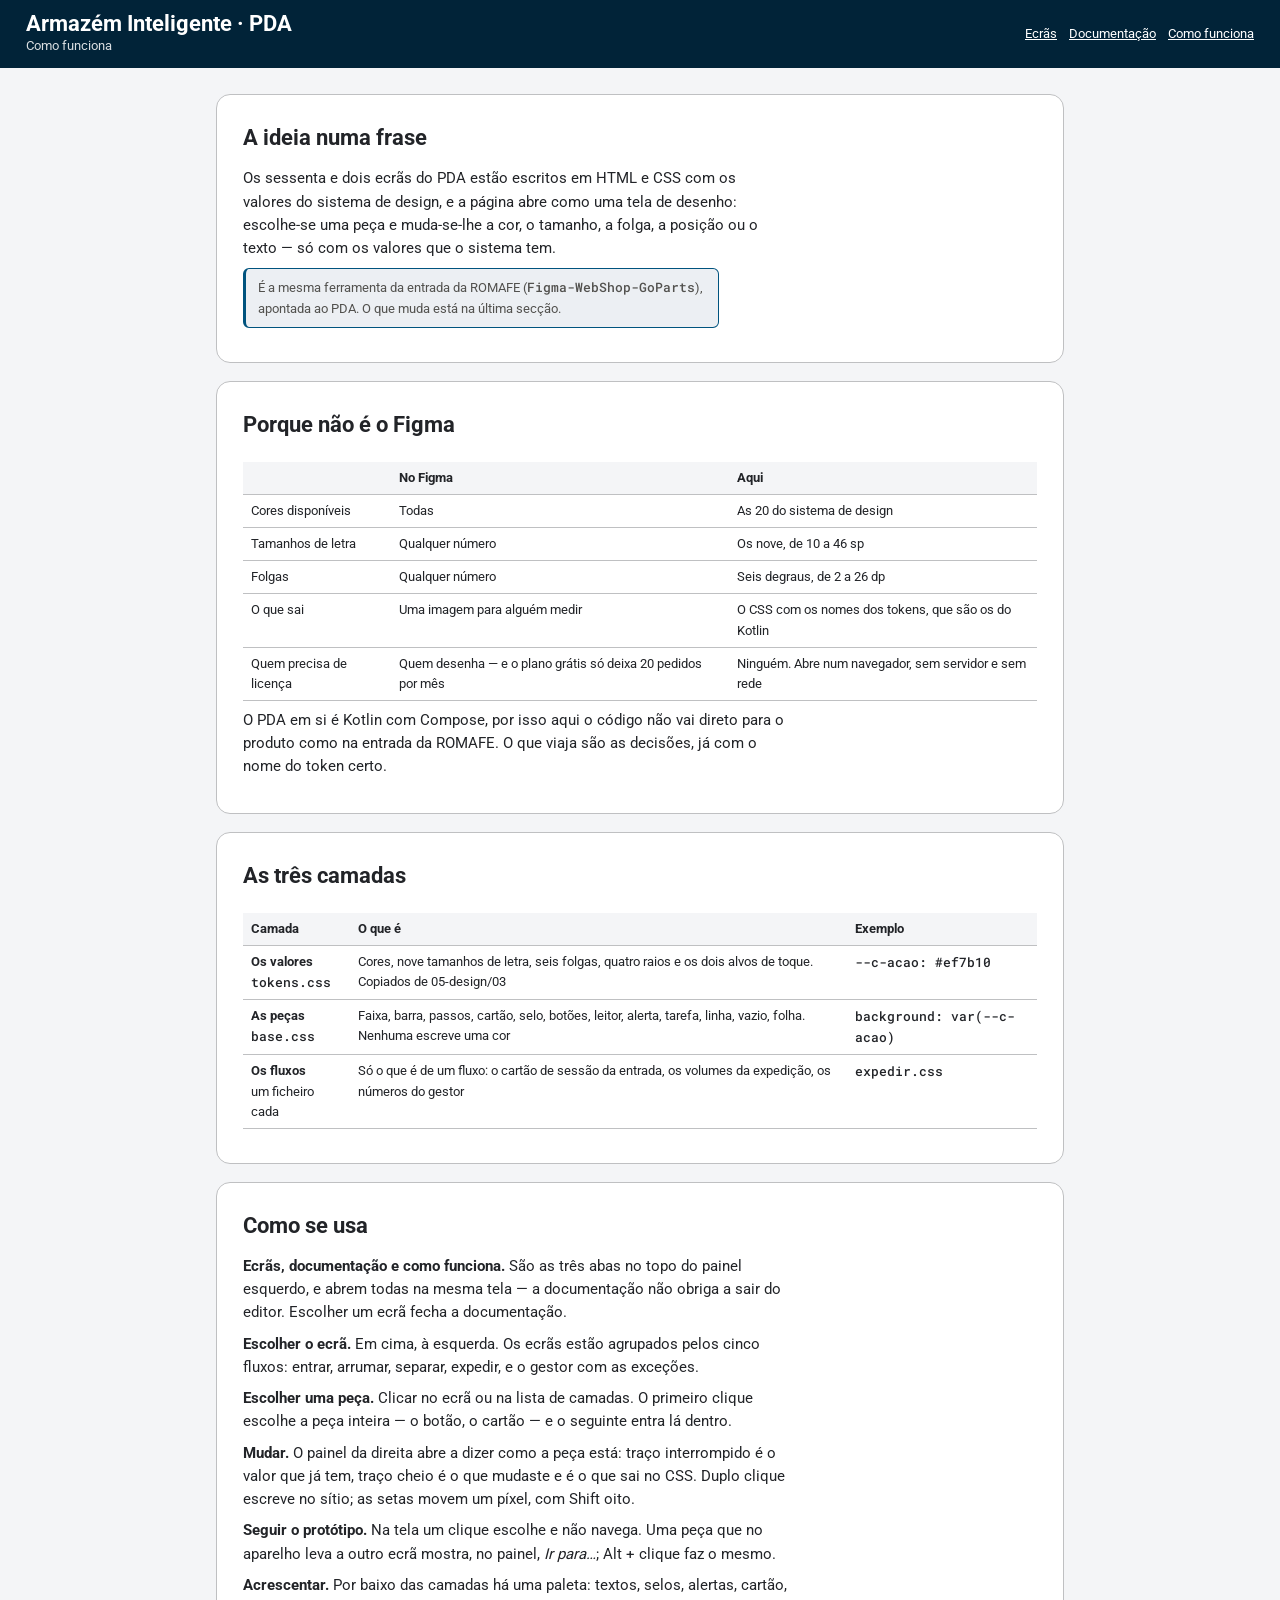
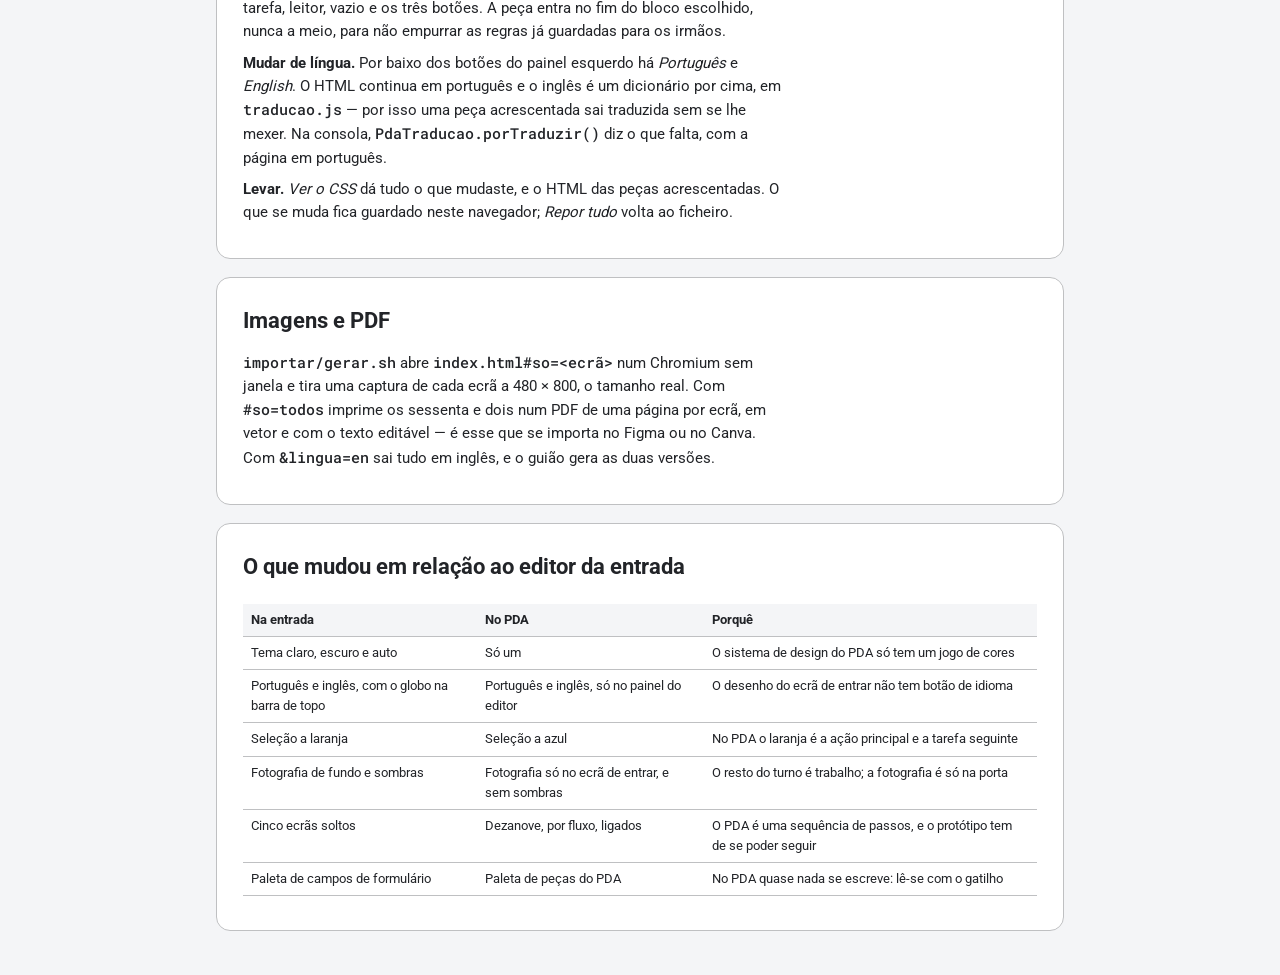
<file: web/como-funciona.html>
<!DOCTYPE html>
<html lang="pt">
<head>
<meta charset="utf-8">
<meta name="viewport" content="width=device-width, initial-scale=1">
<title>Como funciona — Ecrãs do PDA</title>
<meta name="description" content="O que é a tela de desenho dos ecrãs do PDA, porque não é o Figma, e como está construída.">
<link rel="icon" href="assets/img/simbolo-app.svg" type="image/svg+xml">
<link rel="stylesheet" href="assets/css/tokens.css">
<link rel="stylesheet" href="assets/css/base.css">
<link rel="stylesheet" href="assets/css/documentacao.css">
</head>
<body>

<a class="skip-link" href="#conteudo">Saltar para o conteúdo</a>

<header class="doc-topo">
  <div>
    <h1 class="doc-topo__titulo">Armazém Inteligente · PDA</h1>
    <p class="doc-topo__sub">Como funciona</p>
  </div>
  <nav class="doc-topo__nav" aria-label="Páginas">
    <a href="index.html">Ecrãs</a>
    <a href="documentacao.html">Documentação</a>
    <a href="como-funciona.html">Como funciona</a>
  </nav>
</header>

<div class="doc-corpo doc-corpo--simples">
  <main class="doc-conteudo" id="conteudo">

    <section class="seccao" id="ideia">
      <h2>A ideia numa frase</h2>
      <p>
        Os sessenta e dois ecrãs do PDA estão escritos em HTML e CSS com os valores do sistema de
        design, e a página abre como uma tela de desenho: escolhe-se uma peça e muda-se-lhe a
        cor, o tamanho, a folga, a posição ou o texto — só com os valores que o sistema tem.
      </p>
      <p class="nota">
        É a mesma ferramenta da entrada da ROMAFE (<code>Figma-WebShop-GoParts</code>),
        apontada ao PDA. O que muda está na última secção.
      </p>
    </section>

    <section class="seccao" id="diferenca">
      <h2>Porque não é o Figma</h2>
      <div class="rolo">
        <table class="tabela">
          <thead><tr><th></th><th>No Figma</th><th>Aqui</th></tr></thead>
          <tbody>
            <tr><td>Cores disponíveis</td><td>Todas</td><td>As 20 do sistema de design</td></tr>
            <tr><td>Tamanhos de letra</td><td>Qualquer número</td><td>Os nove, de 10 a 46 sp</td></tr>
            <tr><td>Folgas</td><td>Qualquer número</td><td>Seis degraus, de 2 a 26 dp</td></tr>
            <tr><td>O que sai</td><td>Uma imagem para alguém medir</td><td>O CSS com os nomes dos tokens, que são os do Kotlin</td></tr>
            <tr><td>Quem precisa de licença</td><td>Quem desenha — e o plano grátis só deixa 20 pedidos por mês</td><td>Ninguém. Abre num navegador, sem servidor e sem rede</td></tr>
          </tbody>
        </table>
      </div>
      <p>
        O PDA em si é Kotlin com Compose, por isso aqui o código não vai direto para o produto
        como na entrada da ROMAFE. O que viaja são as decisões, já com o nome do token certo.
      </p>
    </section>

    <section class="seccao" id="camadas">
      <h2>As três camadas</h2>
      <div class="rolo">
        <table class="tabela">
          <thead><tr><th>Camada</th><th>O que é</th><th>Exemplo</th></tr></thead>
          <tbody>
            <tr><td><strong>Os valores</strong><br><code>tokens.css</code></td><td>Cores, nove tamanhos de letra, seis folgas, quatro raios e os dois alvos de toque. Copiados de 05-design/03</td><td><code>--c-acao: #ef7b10</code></td></tr>
            <tr><td><strong>As peças</strong><br><code>base.css</code></td><td>Faixa, barra, passos, cartão, selo, botões, leitor, alerta, tarefa, linha, vazio, folha. Nenhuma escreve uma cor</td><td><code>background: var(--c-acao)</code></td></tr>
            <tr><td><strong>Os fluxos</strong><br>um ficheiro cada</td><td>Só o que é de um fluxo: o cartão de sessão da entrada, os volumes da expedição, os números do gestor</td><td><code>expedir.css</code></td></tr>
          </tbody>
        </table>
      </div>
    </section>

    <section class="seccao" id="usar">
      <h2>Como se usa</h2>
      <p><strong>Ecrãs, documentação e como funciona.</strong> São as três abas no topo do painel esquerdo, e abrem todas na mesma tela — a documentação não obriga a sair do editor. Escolher um ecrã fecha a documentação.</p>
      <p><strong>Escolher o ecrã.</strong> Em cima, à esquerda. Os ecrãs estão agrupados pelos cinco fluxos: entrar, arrumar, separar, expedir, e o gestor com as exceções.</p>
      <p><strong>Escolher uma peça.</strong> Clicar no ecrã ou na lista de camadas. O primeiro clique escolhe a peça inteira — o botão, o cartão — e o seguinte entra lá dentro.</p>
      <p><strong>Mudar.</strong> O painel da direita abre a dizer como a peça está: traço interrompido é o valor que já tem, traço cheio é o que mudaste e é o que sai no CSS. Duplo clique escreve no sítio; as setas movem um píxel, com Shift oito.</p>
      <p><strong>Seguir o protótipo.</strong> Na tela um clique escolhe e não navega. Uma peça que no aparelho leva a outro ecrã mostra, no painel, <em>Ir para…</em>; Alt + clique faz o mesmo.</p>
      <p><strong>Acrescentar.</strong> Por baixo das camadas há uma paleta: textos, selos, alertas, cartão, tarefa, leitor, vazio e os três botões. A peça entra no fim do bloco escolhido, nunca a meio, para não empurrar as regras já guardadas para os irmãos.</p>
      <p><strong>Mudar de língua.</strong> Por baixo dos botões do painel esquerdo há <em>Português</em> e <em>English</em>. O HTML continua em português e o inglês é um dicionário por cima, em <code>traducao.js</code> — por isso uma peça acrescentada sai traduzida sem se lhe mexer. Na consola, <code>PdaTraducao.porTraduzir()</code> diz o que falta, com a página em português.</p>
      <p><strong>Levar.</strong> <em>Ver o CSS</em> dá tudo o que mudaste, e o HTML das peças acrescentadas. O que se muda fica guardado neste navegador; <em>Repor tudo</em> volta ao ficheiro.</p>
    </section>

    <section class="seccao" id="importar">
      <h2>Imagens e PDF</h2>
      <p>
        <code>importar/gerar.sh</code> abre <code>index.html#so=&lt;ecrã&gt;</code> num Chromium sem
        janela e tira uma captura de cada ecrã a 480 × 800, o tamanho real. Com
        <code>#so=todos</code> imprime os sessenta e dois num PDF de uma página por ecrã, em vetor e com
        o texto editável — é esse que se importa no Figma ou no Canva. Com
        <code>&amp;lingua=en</code> sai tudo em inglês, e o guião gera as duas versões.
      </p>
    </section>

    <section class="seccao" id="mudou">
      <h2>O que mudou em relação ao editor da entrada</h2>
      <div class="rolo">
        <table class="tabela">
          <thead><tr><th>Na entrada</th><th>No PDA</th><th>Porquê</th></tr></thead>
          <tbody>
            <tr><td>Tema claro, escuro e auto</td><td>Só um</td><td>O sistema de design do PDA só tem um jogo de cores</td></tr>
            <tr><td>Português e inglês, com o globo na barra de topo</td><td>Português e inglês, só no painel do editor</td><td>O desenho do ecrã de entrar não tem botão de idioma</td></tr>
            <tr><td>Seleção a laranja</td><td>Seleção a azul</td><td>No PDA o laranja é a ação principal e a tarefa seguinte</td></tr>
            <tr><td>Fotografia de fundo e sombras</td><td>Fotografia só no ecrã de entrar, e sem sombras</td><td>O resto do turno é trabalho; a fotografia é só na porta</td></tr>
            <tr><td>Cinco ecrãs soltos</td><td>Dezanove, por fluxo, ligados</td><td>O PDA é uma sequência de passos, e o protótipo tem de se poder seguir</td></tr>
            <tr><td>Paleta de campos de formulário</td><td>Paleta de peças do PDA</td><td>No PDA quase nada se escreve: lê-se com o gatilho</td></tr>
          </tbody>
        </table>
      </div>
    </section>

  </main>
</div>
<script>
/* Dentro do editor (index.html), estas ligações trocam a aba em vez de navegar. */
if (window.top !== window) {
  document.querySelectorAll('.doc-topo__nav a').forEach(function (a) {
    a.addEventListener('click', function (ev) {
      ev.preventDefault();
      var qual = a.getAttribute('href').replace('.html', '');
      window.parent.postMessage({ pda: 'aba', qual: qual === 'index' ? '' : qual }, '*');
    });
  });
}
</script>
</body>
</html>
</file>
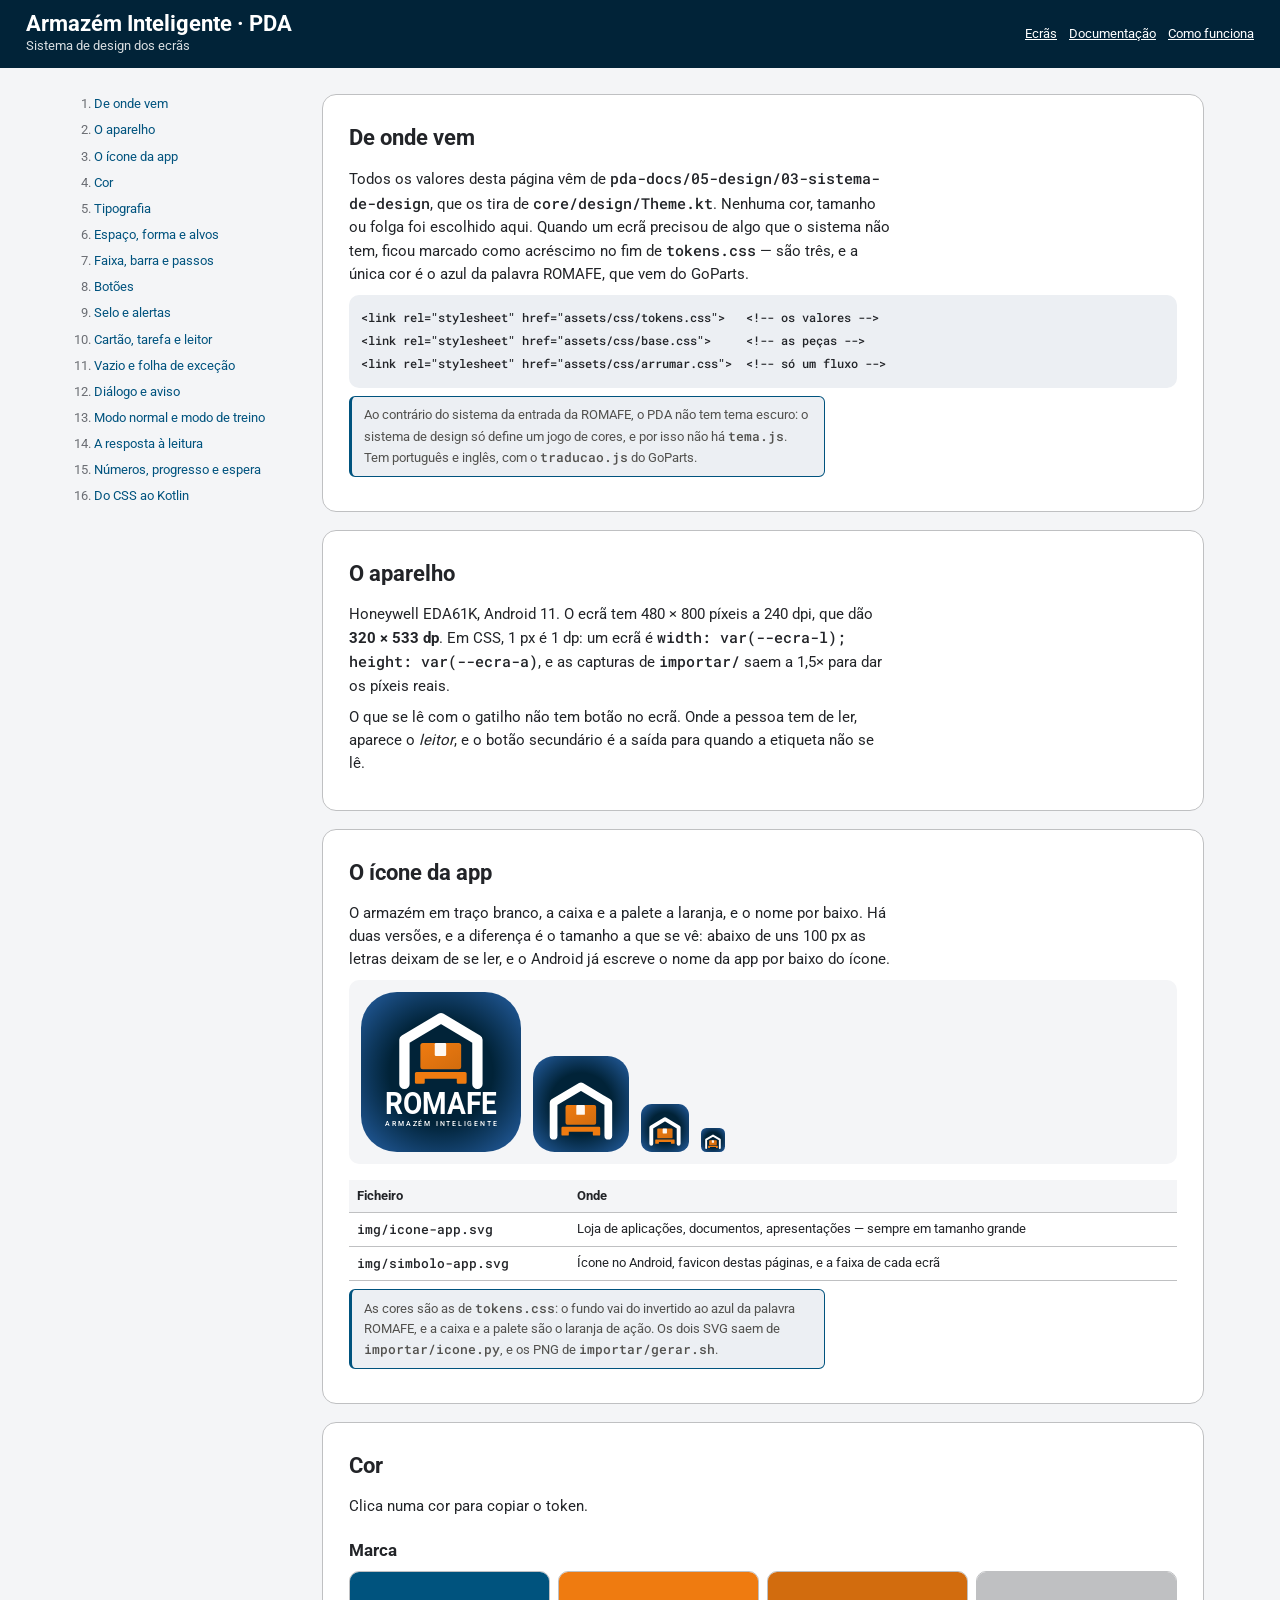
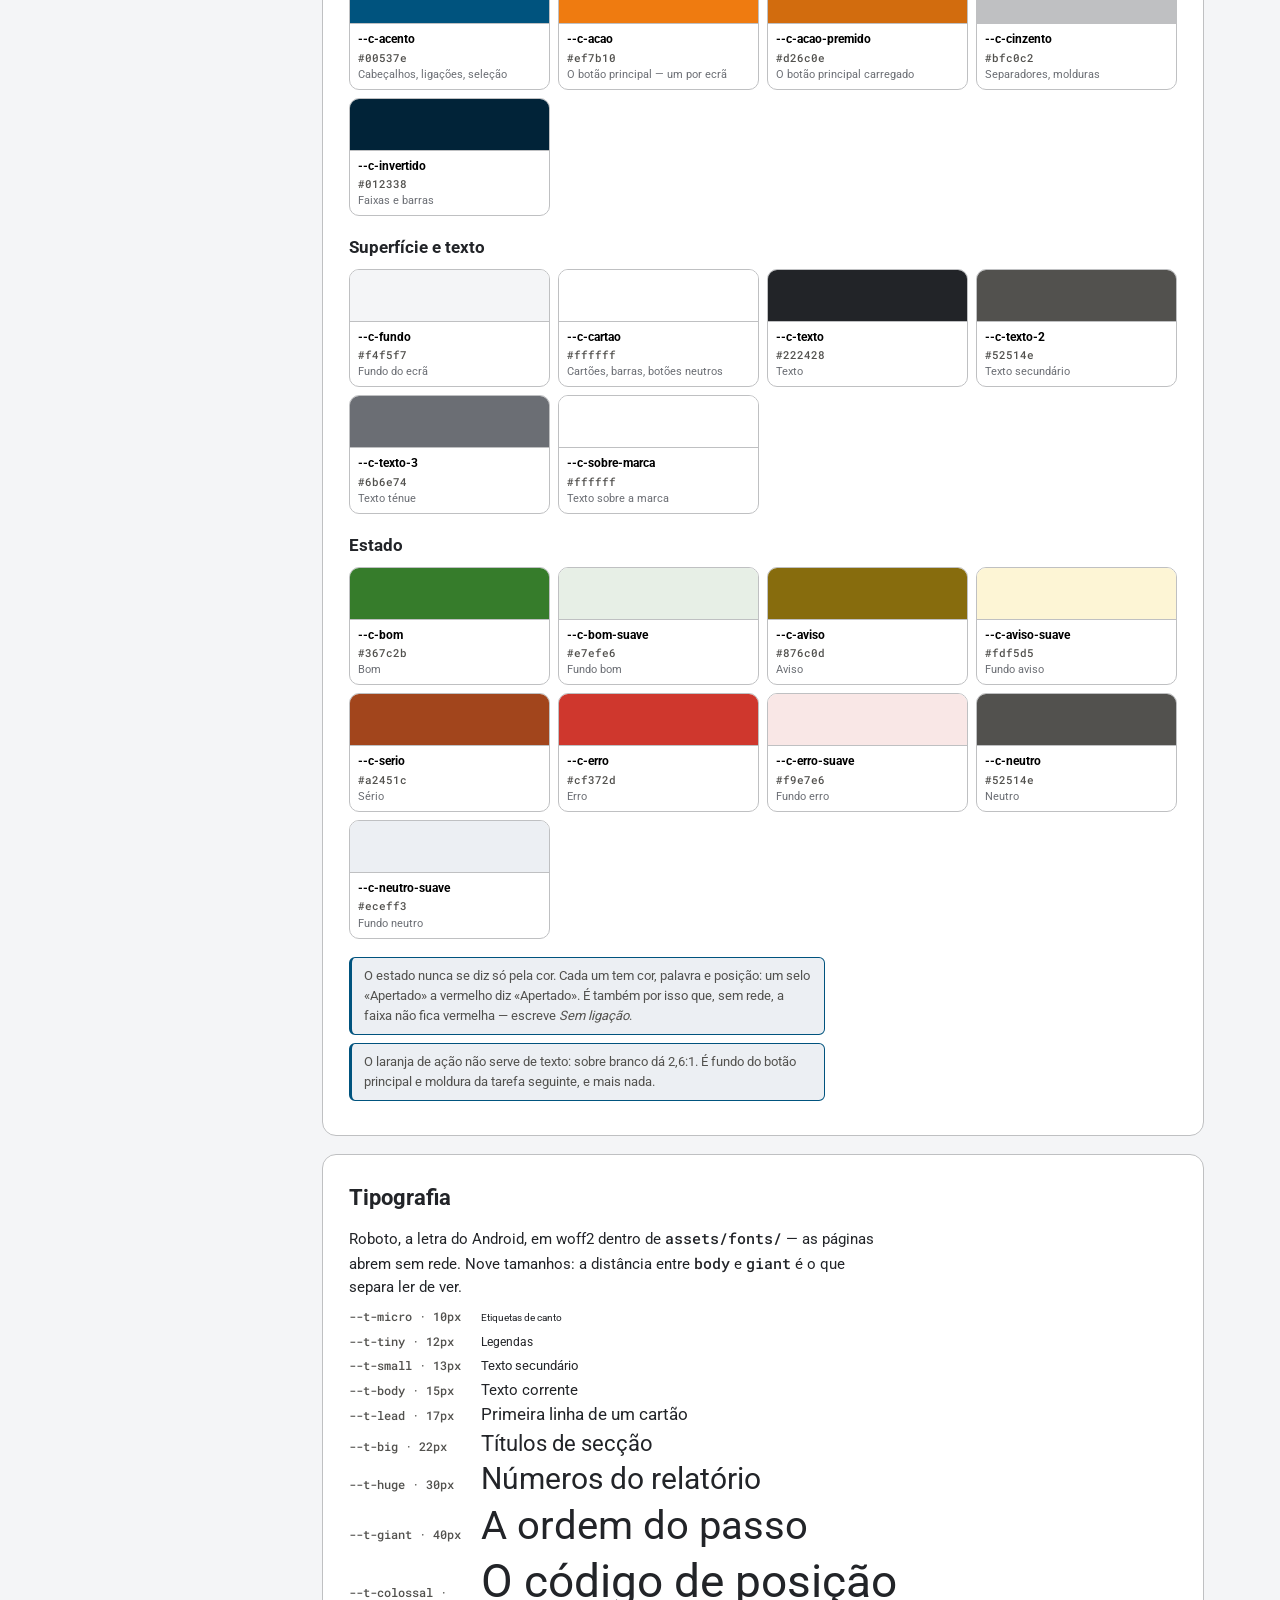
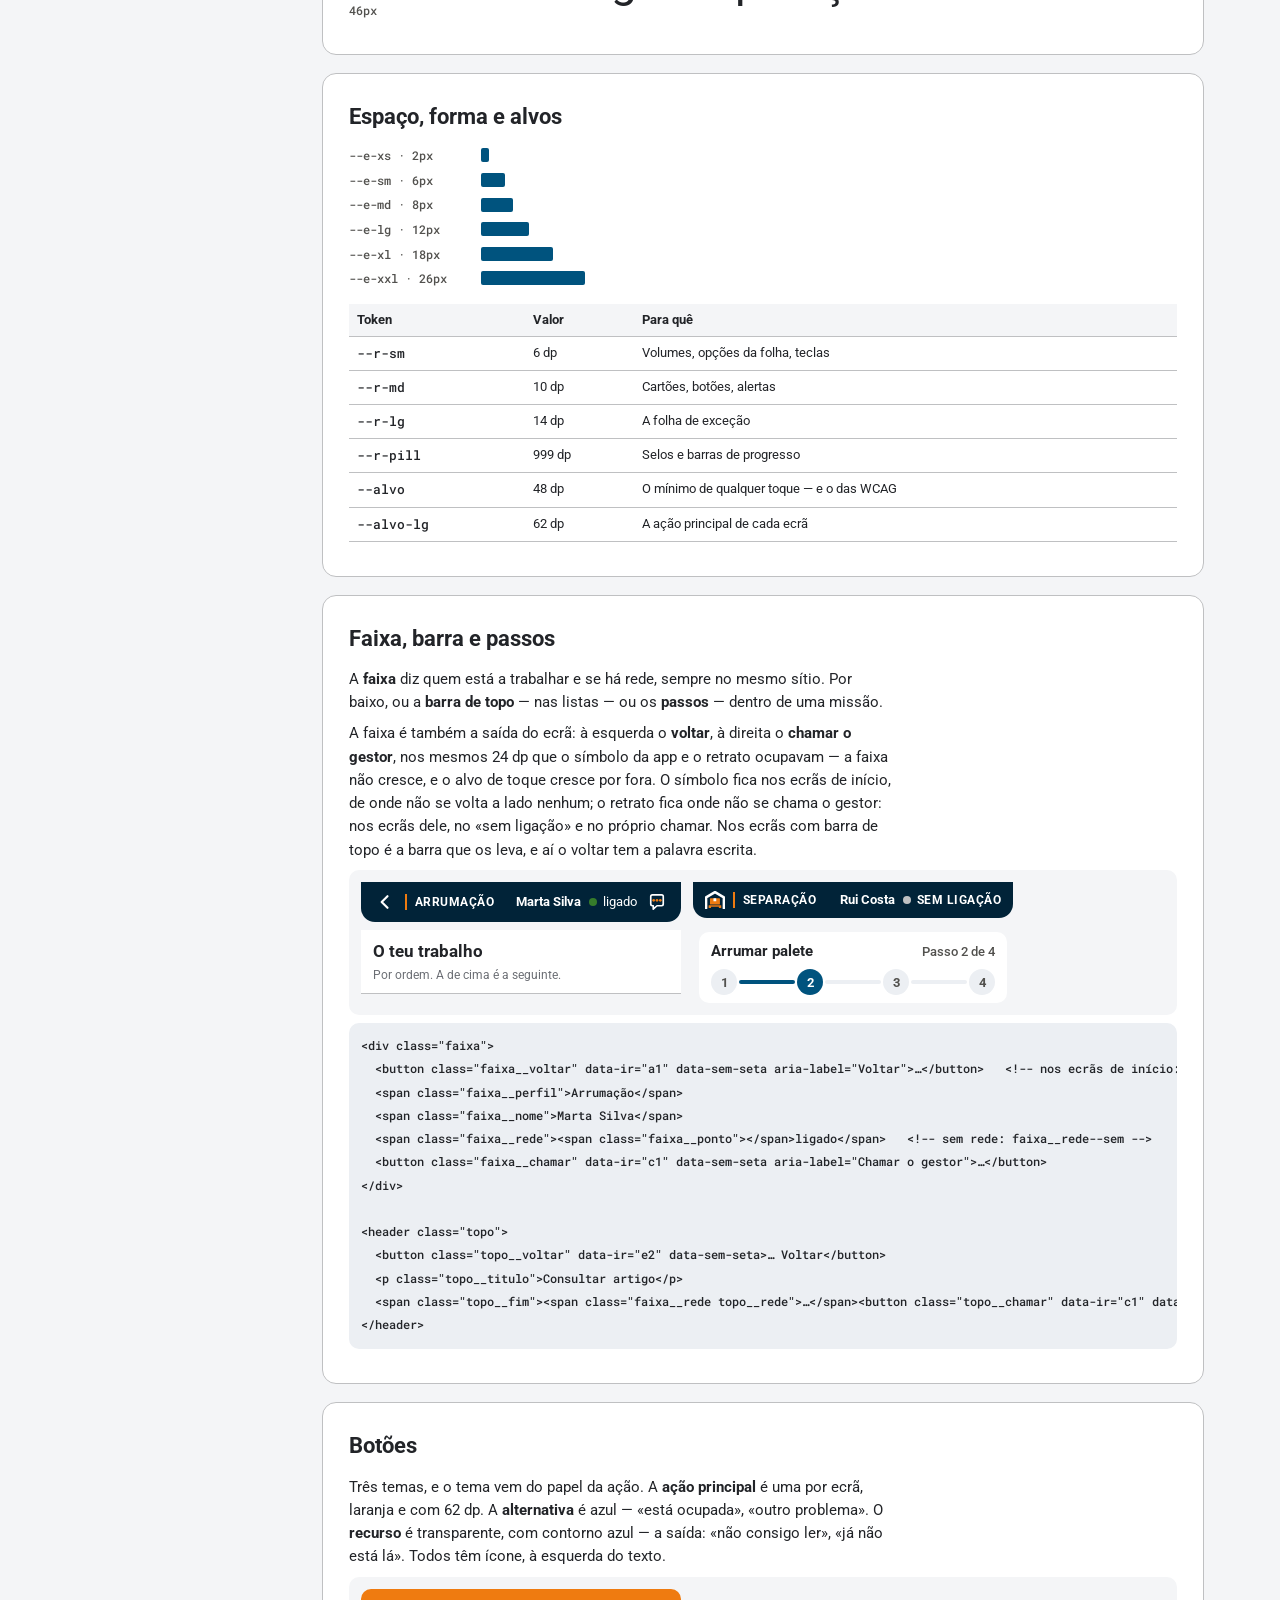
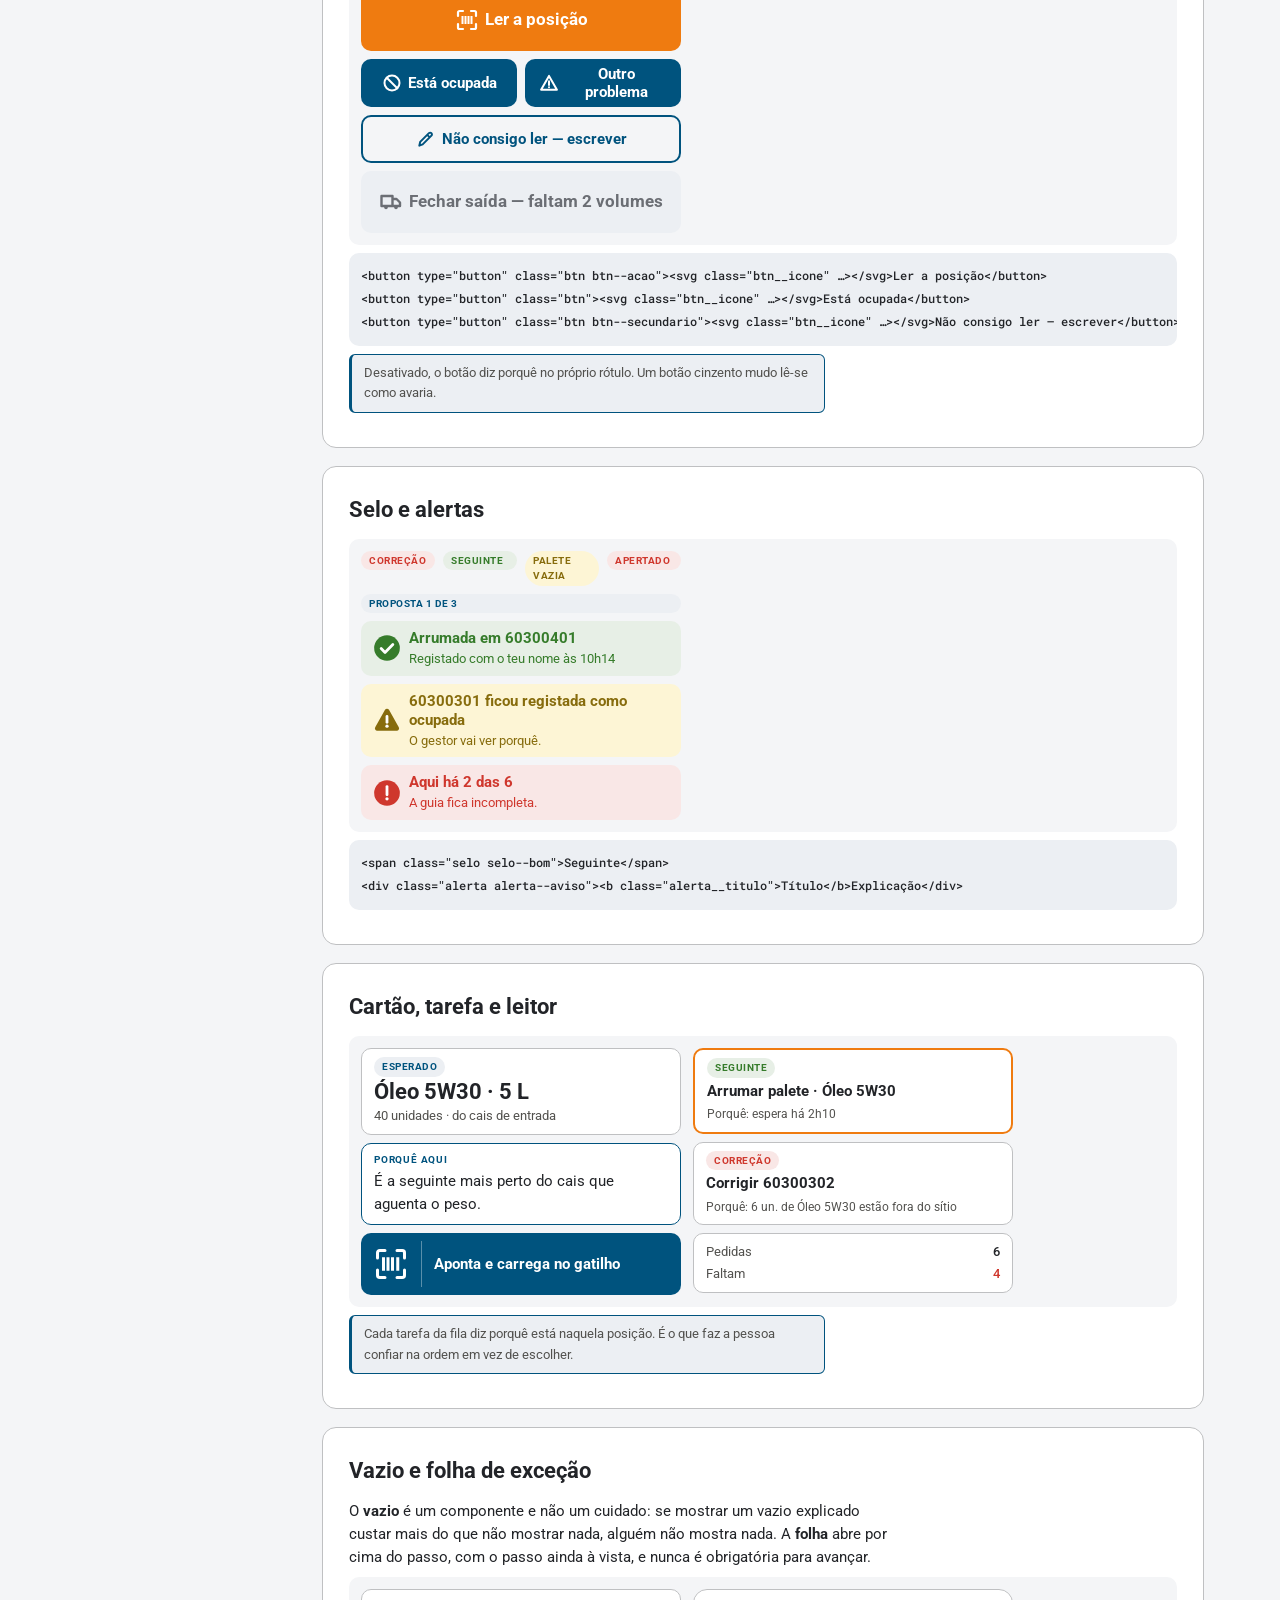
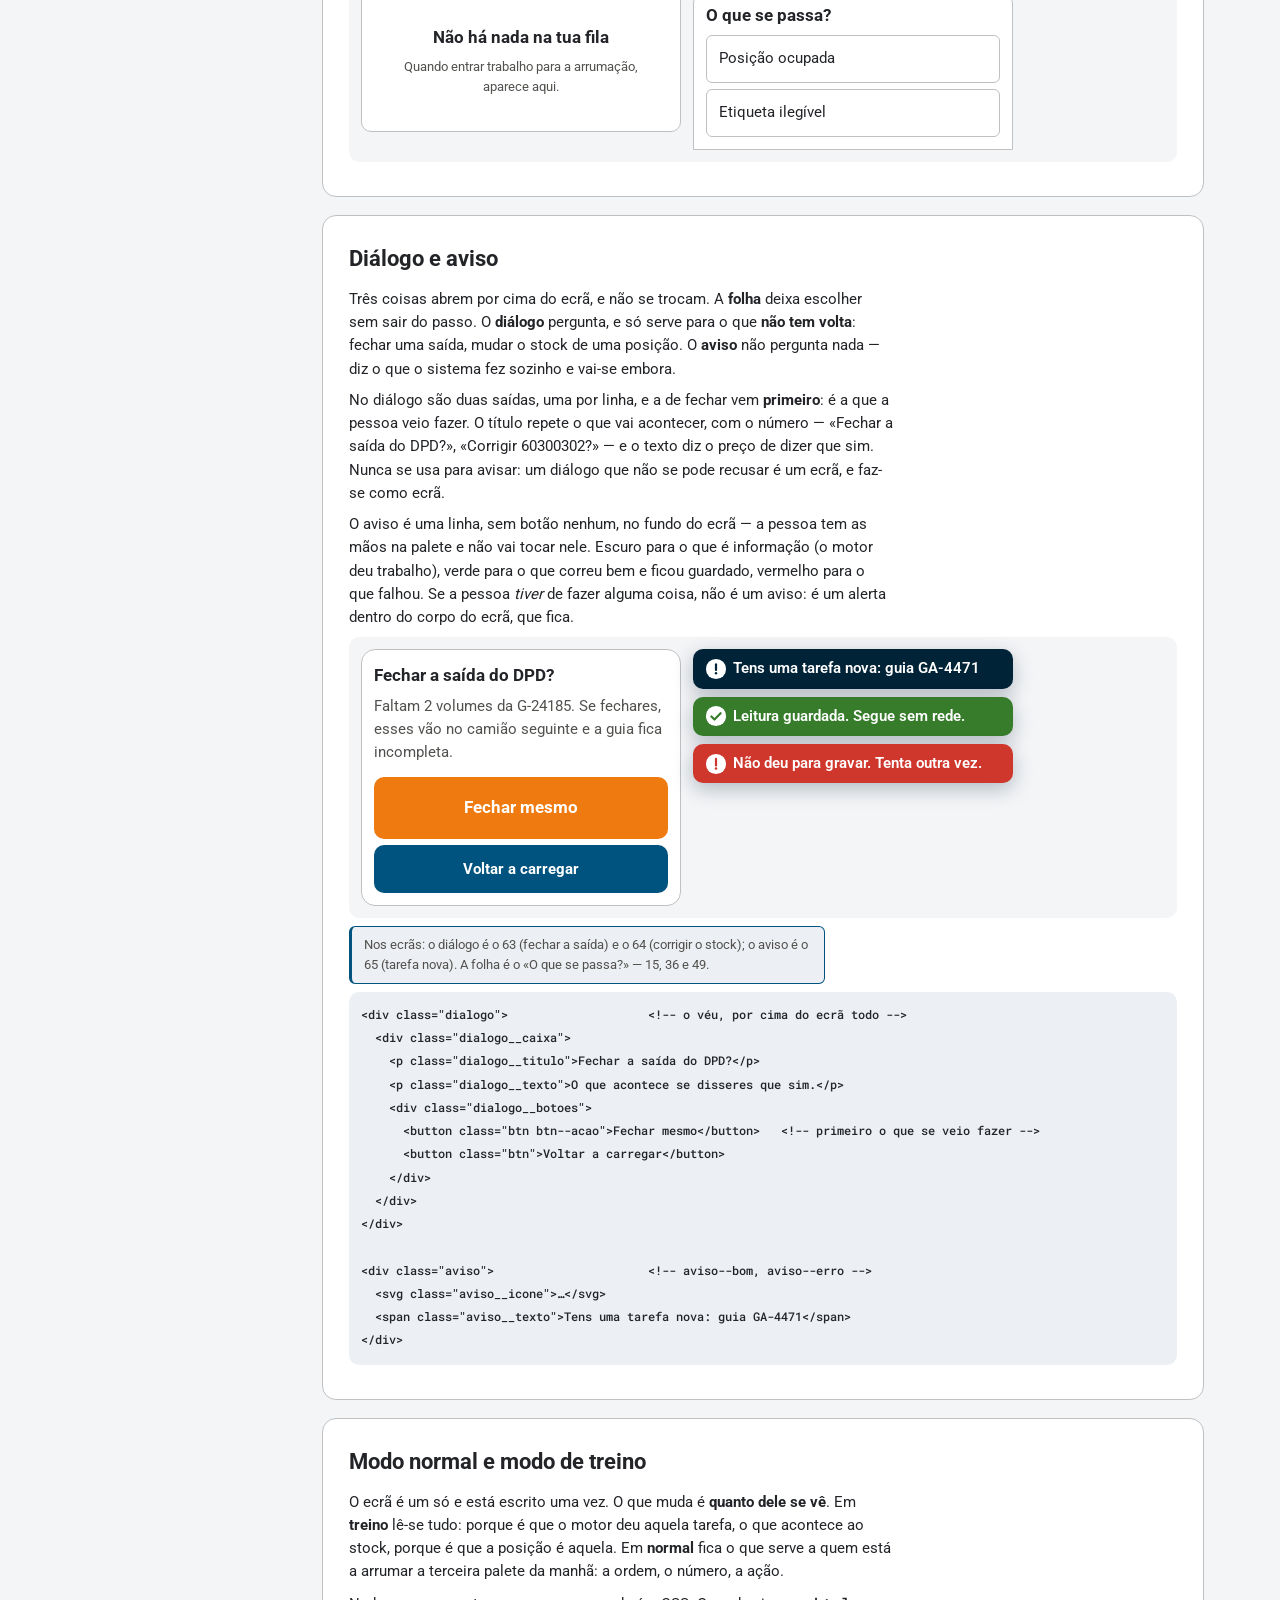
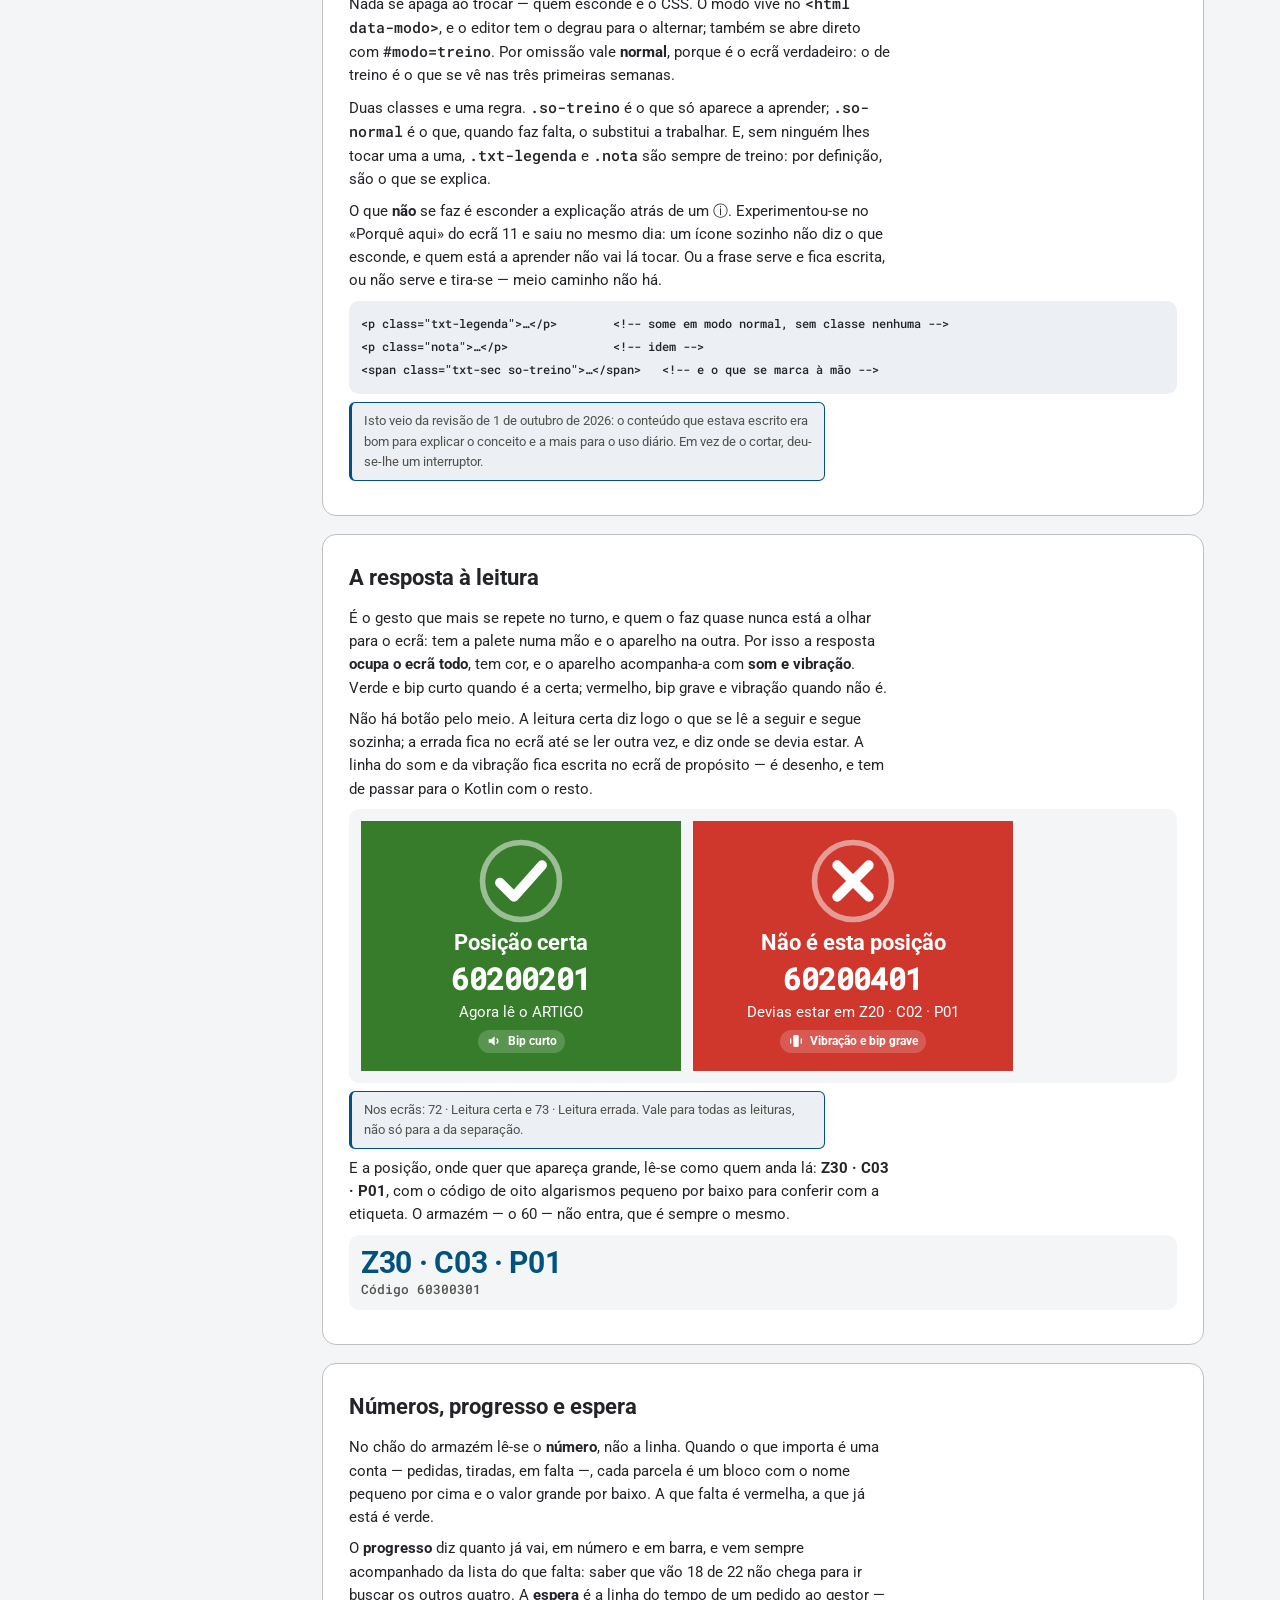
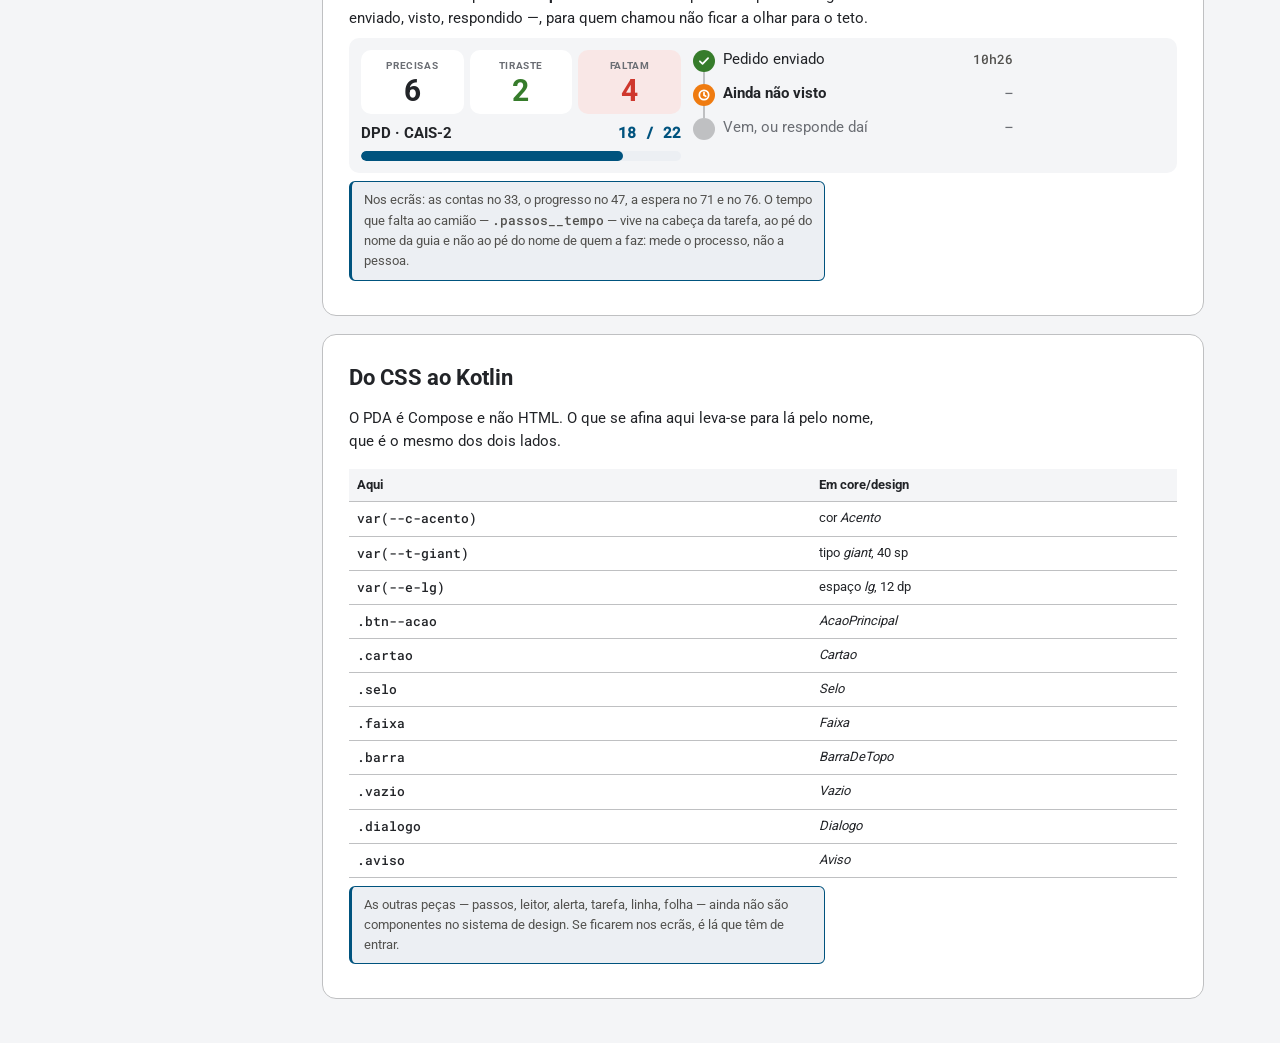
<file: web/documentacao.html>
<!DOCTYPE html>
<html lang="pt">
<head>
<meta charset="utf-8">
<meta name="viewport" content="width=device-width, initial-scale=1">
<title>Sistema de design do PDA — Armazém Inteligente</title>
<meta name="description" content="Cor, tipografia, espaço, alvos de toque e componentes dos ecrãs do PDA, com exemplos vivos e o código de cada peça.">
<link rel="icon" href="assets/img/simbolo-app.svg" type="image/svg+xml">
<link rel="stylesheet" href="assets/css/tokens.css">
<link rel="stylesheet" href="assets/css/base.css">
<link rel="stylesheet" href="assets/css/documentacao.css">
</head>
<body>

<a class="skip-link" href="#conteudo">Saltar para o conteúdo</a>

<header class="doc-topo">
  <div>
    <h1 class="doc-topo__titulo">Armazém Inteligente · PDA</h1>
    <p class="doc-topo__sub">Sistema de design dos ecrãs</p>
  </div>
  <nav class="doc-topo__nav" aria-label="Páginas">
    <a href="index.html">Ecrãs</a>
    <a href="documentacao.html">Documentação</a>
    <a href="como-funciona.html">Como funciona</a>
  </nav>
</header>

<div class="doc-corpo">

  <nav class="doc-indice" aria-label="Índice">
    <ol>
      <li><a href="#origem">De onde vem</a></li>
      <li><a href="#aparelho">O aparelho</a></li>
      <li><a href="#icone">O ícone da app</a></li>
      <li><a href="#cor">Cor</a></li>
      <li><a href="#tipografia">Tipografia</a></li>
      <li><a href="#espaco">Espaço, forma e alvos</a></li>
      <li><a href="#faixa">Faixa, barra e passos</a></li>
      <li><a href="#botoes">Botões</a></li>
      <li><a href="#estado">Selo e alertas</a></li>
      <li><a href="#blocos">Cartão, tarefa e leitor</a></li>
      <li><a href="#vazio">Vazio e folha de exceção</a></li>
      <li><a href="#dialogo">Diálogo e aviso</a></li>
      <li><a href="#modo">Modo normal e modo de treino</a></li>
      <li><a href="#leitura">A resposta à leitura</a></li>
      <li><a href="#numeros">Números, progresso e espera</a></li>
      <li><a href="#kotlin">Do CSS ao Kotlin</a></li>
    </ol>
  </nav>

  <main class="doc-conteudo" id="conteudo">

    <section class="seccao" id="origem">
      <h2>De onde vem</h2>
      <p>
        Todos os valores desta página vêm de <code>pda-docs/05-design/03-sistema-de-design</code>,
        que os tira de <code>core/design/Theme.kt</code>. Nenhuma cor, tamanho ou folga foi
        escolhido aqui. Quando um ecrã precisou de algo que o sistema não tem, ficou marcado
        como acréscimo no fim de <code>tokens.css</code> — são três, e a única cor é o azul da palavra ROMAFE, que vem do GoParts.
      </p>
      <pre><code>&lt;link rel="stylesheet" href="assets/css/tokens.css"&gt;   &lt;!-- os valores --&gt;
&lt;link rel="stylesheet" href="assets/css/base.css"&gt;     &lt;!-- as peças --&gt;
&lt;link rel="stylesheet" href="assets/css/arrumar.css"&gt;  &lt;!-- só um fluxo --&gt;</code></pre>
      <p class="nota">
        Ao contrário do sistema da entrada da ROMAFE, o PDA não tem tema escuro: o sistema de
        design só define um jogo de cores, e por isso não há <code>tema.js</code>. Tem
        português e inglês, com o <code>traducao.js</code> do GoParts.
      </p>
    </section>

    <section class="seccao" id="aparelho">
      <h2>O aparelho</h2>
      <p>
        Honeywell EDA61K, Android 11. O ecrã tem 480 × 800 píxeis a 240 dpi, que dão
        <strong>320 × 533 dp</strong>. Em CSS, 1 px é 1 dp: um ecrã é
        <code>width: var(--ecra-l); height: var(--ecra-a)</code>, e as capturas de
        <code>importar/</code> saem a 1,5× para dar os píxeis reais.
      </p>
      <p>
        O que se lê com o gatilho não tem botão no ecrã. Onde a pessoa tem de ler, aparece o
        <em>leitor</em>, e o botão secundário é a saída para quando a etiqueta não se lê.
      </p>
    </section>

    <section class="seccao" id="icone">
      <h2>O ícone da app</h2>
      <p>
        O armazém em traço branco, a caixa e a palete a laranja, e o nome por baixo. Há duas
        versões, e a diferença é o tamanho a que se vê: abaixo de uns 100 px as letras deixam
        de se ler, e o Android já escreve o nome da app por baixo do ícone.
      </p>
      <div class="demo" style="align-items:flex-end">
        <img src="assets/img/icone-app.svg" width="160" height="160" alt="Ícone da app com o nome">
        <img src="assets/img/simbolo-app.svg" width="96" height="96" alt="Símbolo da app">
        <img src="assets/img/simbolo-app.svg" width="48" height="48" alt="">
        <img src="assets/img/simbolo-app.svg" width="24" height="24" alt="">
      </div>
      <div class="rolo">
        <table class="tabela">
          <thead><tr><th>Ficheiro</th><th>Onde</th></tr></thead>
          <tbody>
            <tr><td><code>img/icone-app.svg</code></td><td>Loja de aplicações, documentos, apresentações — sempre em tamanho grande</td></tr>
            <tr><td><code>img/simbolo-app.svg</code></td><td>Ícone no Android, favicon destas páginas, e a faixa de cada ecrã</td></tr>
          </tbody>
        </table>
      </div>
      <p class="nota">
        As cores são as de <code>tokens.css</code>: o fundo vai do invertido ao azul da palavra
        ROMAFE, e a caixa e a palete são o laranja de ação. Os dois SVG saem de
        <code>importar/icone.py</code>, e os PNG de <code>importar/gerar.sh</code>.
      </p>
    </section>

    <section class="seccao" id="cor">
      <h2>Cor</h2>
      <p>Clica numa cor para copiar o token.</p>
      <h3>Marca</h3>
      <div class="grelha-cores" data-cores="marca"></div>
      <h3>Superfície e texto</h3>
      <div class="grelha-cores" data-cores="superficie"></div>
      <h3>Estado</h3>
      <div class="grelha-cores" data-cores="estado"></div>
      <p class="nota">
        O estado nunca se diz só pela cor. Cada um tem cor, palavra e posição: um selo
        «Apertado» a vermelho diz «Apertado». É também por isso que, sem rede, a faixa não
        fica vermelha — escreve <em>Sem ligação</em>.
      </p>
      <p class="nota">
        O laranja de ação não serve de texto: sobre branco dá 2,6:1. É fundo do botão
        principal e moldura da tarefa seguinte, e mais nada.
      </p>
    </section>

    <section class="seccao" id="tipografia">
      <h2>Tipografia</h2>
      <p>
        Roboto, a letra do Android, em woff2 dentro de <code>assets/fonts/</code> — as páginas
        abrem sem rede. Nove tamanhos: a distância entre <code>body</code> e
        <code>giant</code> é o que separa ler de ver.
      </p>
      <div class="escala" data-escala="tipo"></div>
    </section>

    <section class="seccao" id="espaco">
      <h2>Espaço, forma e alvos</h2>
      <div class="escala" data-escala="espaco"></div>
      <div class="rolo">
        <table class="tabela">
          <thead><tr><th>Token</th><th>Valor</th><th>Para quê</th></tr></thead>
          <tbody>
            <tr><td><code>--r-sm</code></td><td>6 dp</td><td>Volumes, opções da folha, teclas</td></tr>
            <tr><td><code>--r-md</code></td><td>10 dp</td><td>Cartões, botões, alertas</td></tr>
            <tr><td><code>--r-lg</code></td><td>14 dp</td><td>A folha de exceção</td></tr>
            <tr><td><code>--r-pill</code></td><td>999 dp</td><td>Selos e barras de progresso</td></tr>
            <tr><td><code>--alvo</code></td><td>48 dp</td><td>O mínimo de qualquer toque — e o das WCAG</td></tr>
            <tr><td><code>--alvo-lg</code></td><td>62 dp</td><td>A ação principal de cada ecrã</td></tr>
          </tbody>
        </table>
      </div>
    </section>

    <section class="seccao" id="faixa">
      <h2>Faixa, barra e passos</h2>
      <p>
        A <strong>faixa</strong> diz quem está a trabalhar e se há rede, sempre no mesmo sítio.
        Por baixo, ou a <strong>barra de topo</strong> — nas listas — ou os
        <strong>passos</strong> — dentro de uma missão.
      </p>
      <p>
        A faixa é também a saída do ecrã: à esquerda o <strong>voltar</strong>, à direita o
        <strong>chamar o gestor</strong>, nos mesmos 24 dp que o símbolo da app e o retrato
        ocupavam — a faixa não cresce, e o alvo de toque cresce por fora. O símbolo fica nos
        ecrãs de início, de onde não se volta a lado nenhum; o retrato fica onde não se chama
        o gestor: nos ecrãs dele, no «sem ligação» e no próprio chamar. Nos ecrãs com barra de
        topo é a barra que os leva, e aí o voltar tem a palavra escrita.
      </p>
      <div class="demo">
        <div class="demo__coluna">
          <div class="faixa"><button type="button" class="faixa__voltar" aria-label="Voltar"><svg viewBox="0 0 24 24" aria-hidden="true"><path d="m15 5-7 7 7 7" fill="none" stroke="currentColor" stroke-width="2.6" stroke-linecap="round" stroke-linejoin="round"/></svg></button><span class="faixa__divisor" aria-hidden="true"></span><span class="faixa__perfil">Arrumação</span><span class="faixa__nome">Marta Silva</span><span class="faixa__rede"><span class="faixa__ponto" aria-hidden="true"></span>ligado</span><button type="button" class="faixa__chamar" aria-label="Chamar o gestor"><svg viewBox="0 0 24 24" aria-hidden="true"><path d="M6.5 3.5h11a2 2 0 0 1 2 2v9a2 2 0 0 1-2 2H12l-4.5 4v-4H6.5a2 2 0 0 1-2-2v-9a2 2 0 0 1 2-2Z" fill="none" stroke="currentColor" stroke-width="2" stroke-linejoin="round"/><circle class="tinta-acao" cx="8" cy="10" r="1.6"/><circle class="tinta-acao" cx="12" cy="10" r="1.6"/><circle class="tinta-acao" cx="16" cy="10" r="1.6"/></svg></button></div>
          <header class="barra"><p class="barra__titulo">O teu trabalho</p><p class="barra__sub">Por ordem. A de cima é a seguinte.</p></header>
        </div>
        <div class="demo__coluna">
          <div class="faixa"><svg class="faixa__icone" viewBox="250 140 524 470" aria-hidden="true"><path d="M278 588V306L512 167l233 139v282" fill="none" stroke="currentColor" stroke-width="66" stroke-linecap="round" stroke-linejoin="round"/><rect class="tinta-acao" x="380" y="327" width="261" height="167" rx="16"/><rect x="472" y="327" width="73" height="83" rx="8" fill="currentColor"/><path class="tinta-acao" d="M355 512h311a10 10 0 0 1 10 10v55a10 10 0 0 1-10 10h-45a8 8 0 0 1-8-8v-24H408v24a8 8 0 0 1-8 8h-45a10 10 0 0 1-10-10v-55a10 10 0 0 1 10-10Z"/></svg><span class="faixa__divisor" aria-hidden="true"></span><span class="faixa__perfil">Separação</span><span class="faixa__nome">Rui Costa</span><span class="faixa__rede faixa__rede--sem"><span class="faixa__ponto" aria-hidden="true"></span>Sem ligação</span></div>
          <div class="passos">
            <div class="passos__linha"><span class="passos__titulo">Arrumar palete</span><span class="passos__conta">Passo 2 de 4</span></div>
            <div class="passos__barra"><i class="passos__traco passos__traco--feito"></i><i class="passos__traco passos__traco--feito"></i><i class="passos__traco"></i><i class="passos__traco"></i></div>
          </div>
        </div>
      </div>
      <pre><code>&lt;div class="faixa"&gt;
  &lt;button class="faixa__voltar" data-ir="a1" data-sem-seta aria-label="Voltar"&gt;…&lt;/button&gt;   &lt;!-- nos ecrãs de início: svg.faixa__icone --&gt;
  &lt;span class="faixa__perfil"&gt;Arrumação&lt;/span&gt;
  &lt;span class="faixa__nome"&gt;Marta Silva&lt;/span&gt;
  &lt;span class="faixa__rede"&gt;&lt;span class="faixa__ponto"&gt;&lt;/span&gt;ligado&lt;/span&gt;   &lt;!-- sem rede: faixa__rede--sem --&gt;
  &lt;button class="faixa__chamar" data-ir="c1" data-sem-seta aria-label="Chamar o gestor"&gt;…&lt;/button&gt;
&lt;/div&gt;

&lt;header class="topo"&gt;
  &lt;button class="topo__voltar" data-ir="e2" data-sem-seta&gt;… Voltar&lt;/button&gt;
  &lt;p class="topo__titulo"&gt;Consultar artigo&lt;/p&gt;
  &lt;span class="topo__fim"&gt;&lt;span class="faixa__rede topo__rede"&gt;…&lt;/span&gt;&lt;button class="topo__chamar" data-ir="c1" data-sem-seta&gt;…&lt;/button&gt;&lt;/span&gt;
&lt;/header&gt;</code></pre>
    </section>

    <section class="seccao" id="botoes">
      <h2>Botões</h2>
      <p>
        Três temas, e o tema vem do papel da ação. A <strong>ação principal</strong> é uma
        por ecrã, laranja e com 62 dp. A <strong>alternativa</strong> é azul — «está ocupada»,
        «outro problema». O <strong>recurso</strong> é transparente, com contorno azul — a saída:
        «não consigo ler», «já não está lá». Todos têm ícone, à esquerda do texto.
      </p>
      <div class="demo">
        <div class="demo__coluna">
          <button type="button" class="btn btn--acao"><svg class="btn__icone" viewBox="0 0 24 24" aria-hidden="true"><path d="M3 8V4.5A1.5 1.5 0 0 1 4.5 3H8M16 3h3.5A1.5 1.5 0 0 1 21 4.5V8M21 16v3.5a1.5 1.5 0 0 1-1.5 1.5H16M8 21H4.5A1.5 1.5 0 0 1 3 19.5V16" fill="none" stroke="currentColor" stroke-width="2.2" stroke-linecap="round"/><path d="M7.5 8v8M10.5 8v8M13.5 8v8M16.5 8v8" stroke="currentColor" stroke-width="2"/></svg>Ler a posição</button>
          <div class="par"><button type="button" class="btn"><svg class="btn__icone" viewBox="0 0 24 24" aria-hidden="true"><circle cx="12" cy="12" r="9" fill="none" stroke="currentColor" stroke-width="2.4" stroke-linecap="round" stroke-linejoin="round"/><path d="m5.7 5.7 12.6 12.6" fill="none" stroke="currentColor" stroke-width="2.4" stroke-linecap="round" stroke-linejoin="round"/></svg>Está ocupada</button><button type="button" class="btn"><svg class="btn__icone" viewBox="0 0 24 24" aria-hidden="true"><path d="M12 3.5 2.5 20h19Z" fill="none" stroke="currentColor" stroke-width="2.4" stroke-linecap="round" stroke-linejoin="round"/><path d="M12 10v4.5" fill="none" stroke="currentColor" stroke-width="2.4" stroke-linecap="round" stroke-linejoin="round"/><circle cx="12" cy="17.2" r="1.2" fill="currentColor"/></svg>Outro problema</button></div>
          <button type="button" class="btn btn--secundario"><svg class="btn__icone" viewBox="0 0 24 24" aria-hidden="true"><path d="M4 20l1-4.5L15.5 5a2.1 2.1 0 0 1 3 3L8 18.5Z M13.5 7l3 3" fill="none" stroke="currentColor" stroke-width="2.4" stroke-linecap="round" stroke-linejoin="round"/></svg>Não consigo ler — escrever</button>
          <button type="button" class="btn btn--acao" disabled><svg class="btn__icone" viewBox="0 0 24 24" aria-hidden="true"><path d="M2.5 6h11v10h-11ZM13.5 9h4l3.5 3.5V16h-7.5" fill="none" stroke="currentColor" stroke-width="2.4" stroke-linecap="round" stroke-linejoin="round"/><circle cx="7" cy="17.5" r="1.8" fill="currentColor"/><circle cx="17" cy="17.5" r="1.8" fill="currentColor"/></svg>Fechar saída — faltam 2 volumes</button>
        </div>
      </div>
      <pre><code>&lt;button type="button" class="btn btn--acao"&gt;&lt;svg class="btn__icone" …&gt;&lt;/svg&gt;Ler a posição&lt;/button&gt;
&lt;button type="button" class="btn"&gt;&lt;svg class="btn__icone" …&gt;&lt;/svg&gt;Está ocupada&lt;/button&gt;
&lt;button type="button" class="btn btn--secundario"&gt;&lt;svg class="btn__icone" …&gt;&lt;/svg&gt;Não consigo ler — escrever&lt;/button&gt;</code></pre>
      <p class="nota">Desativado, o botão diz porquê no próprio rótulo. Um botão cinzento mudo lê-se como avaria.</p>
    </section>

    <section class="seccao" id="estado">
      <h2>Selo e alertas</h2>
      <div class="demo">
        <div class="demo__coluna">
          <div class="par" style="flex-wrap:wrap">
            <span class="selo selo--erro">Correção</span><span class="selo selo--bom">Seguinte</span>
            <span class="selo selo--aviso">Palete vazia</span><span class="selo selo--erro">Apertado</span>
            <span class="selo selo--acento">Proposta 1 de 3</span>
          </div>
          <div class="alerta alerta--bom"><svg class="alerta__icone" viewBox="0 0 24 24" aria-hidden="true"><circle cx="12" cy="12" r="11" fill="currentColor"/><path d="m7 12.5 3.3 3.3L17 9" fill="none" stroke="#fff" stroke-width="2.4" stroke-linecap="round" stroke-linejoin="round"/></svg><b class="alerta__titulo">Arrumada em 60300401</b><span class="alerta__texto">Registado com o teu nome às 10h14</span></div>
          <div class="alerta alerta--aviso"><svg class="alerta__icone" viewBox="0 0 24 24" aria-hidden="true"><path d="M10.3 3.2a2 2 0 0 1 3.4 0l8.4 15a2 2 0 0 1-1.7 3H3.6a2 2 0 0 1-1.7-3Z" fill="currentColor"/><path d="M12 9v5" stroke="#fff" stroke-width="2.4" stroke-linecap="round"/><circle cx="12" cy="17.3" r="1.4" fill="#fff"/></svg><b class="alerta__titulo">60300301 ficou registada como ocupada</b><span class="alerta__texto">O gestor vai ver porquê.</span></div>
          <div class="alerta alerta--erro"><svg class="alerta__icone" viewBox="0 0 24 24" aria-hidden="true"><circle cx="12" cy="12" r="11" fill="currentColor"/><path d="M12 6.5v7" stroke="#fff" stroke-width="2.4" stroke-linecap="round"/><circle cx="12" cy="17" r="1.4" fill="#fff"/></svg><b class="alerta__titulo">Aqui há 2 das 6</b><span class="alerta__texto">A guia fica incompleta.</span></div>
        </div>
      </div>
      <pre><code>&lt;span class="selo selo--bom"&gt;Seguinte&lt;/span&gt;
&lt;div class="alerta alerta--aviso"&gt;&lt;b class="alerta__titulo"&gt;Título&lt;/b&gt;Explicação&lt;/div&gt;</code></pre>
    </section>

    <section class="seccao" id="blocos">
      <h2>Cartão, tarefa e leitor</h2>
      <div class="demo">
        <div class="demo__coluna">
          <div class="cartao"><span class="selo selo--acento">Esperado</span><span class="cartao__titulo">Óleo 5W30 · 5 L</span><span class="txt-sec">40 unidades · do cais de entrada</span></div>
          <div class="cartao cartao--acento"><span class="rotulo rotulo--acento">Porquê aqui</span><span class="porque-aqui">É a seguinte mais perto do cais que aguenta o peso.</span></div>
          <div class="leitor"><svg class="leitor__icone" viewBox="0 0 24 24" aria-hidden="true"><path d="M3 8V4.5A1.5 1.5 0 0 1 4.5 3H8M16 3h3.5A1.5 1.5 0 0 1 21 4.5V8M21 16v3.5a1.5 1.5 0 0 1-1.5 1.5H16M8 21H4.5A1.5 1.5 0 0 1 3 19.5V16" fill="none" stroke="currentColor" stroke-width="2" stroke-linecap="round"/><path d="M7 7.5v9M10 7.5v9M13 7.5v9M16.5 7.5v9" stroke="currentColor" stroke-width="2"/></svg><span class="leitor__traco" aria-hidden="true"></span>Aponta e carrega no gatilho</div>
        </div>
        <div class="demo__coluna">
          <div class="tarefa tarefa--seguinte"><span class="selo selo--bom">Seguinte</span><span class="tarefa__titulo">Arrumar palete · Óleo 5W30</span><span class="tarefa__porque">Porquê: espera há 2h10</span></div>
          <div class="tarefa"><span class="selo selo--erro">Correção</span><span class="tarefa__titulo">Corrigir 60300302</span><span class="tarefa__porque">Porquê: 6 un. de Óleo 5W30 estão fora do sítio</span></div>
          <div class="cartao"><div class="linha">Pedidas<span class="linha__valor">6</span></div><div class="linha">Faltam<span class="linha__valor linha__valor--erro">4</span></div></div>
        </div>
      </div>
      <p class="nota">Cada tarefa da fila diz porquê está naquela posição. É o que faz a pessoa confiar na ordem em vez de escolher.</p>
    </section>

    <section class="seccao" id="vazio">
      <h2>Vazio e folha de exceção</h2>
      <p>
        O <strong>vazio</strong> é um componente e não um cuidado: se mostrar um vazio explicado
        custar mais do que não mostrar nada, alguém não mostra nada. A <strong>folha</strong>
        abre por cima do passo, com o passo ainda à vista, e nunca é obrigatória para avançar.
      </p>
      <div class="demo">
        <div class="demo__coluna">
          <div class="cartao"><div class="vazio"><p class="vazio__titulo">Não há nada na tua fila</p><p class="vazio__texto">Quando entrar trabalho para a arrumação, aparece aqui.</p></div></div>
        </div>
        <div class="demo__coluna">
          <div class="folha__caixa" style="border:1px solid var(--c-cinzento)">
            <p class="txt-lead">O que se passa?</p>
            <button type="button" class="folha__opcao">Posição ocupada</button>
            <button type="button" class="folha__opcao">Etiqueta ilegível</button>
          </div>
        </div>
      </div>
    </section>

    <section class="seccao" id="dialogo">
      <h2>Diálogo e aviso</h2>
      <p>
        Três coisas abrem por cima do ecrã, e não se trocam. A <strong>folha</strong> deixa
        escolher sem sair do passo. O <strong>diálogo</strong> pergunta, e só serve para o que
        <strong>não tem volta</strong>: fechar uma saída, mudar o stock de uma posição. O
        <strong>aviso</strong> não pergunta nada — diz o que o sistema fez sozinho e vai-se
        embora.
      </p>
      <p>
        No diálogo são duas saídas, uma por linha, e a de fechar vem <strong>primeiro</strong>:
        é a que a pessoa veio fazer. O título repete o que vai acontecer, com o número — «Fechar
        a saída do DPD?», «Corrigir 60300302?» — e o texto diz o preço de dizer que sim. Nunca
        se usa para avisar: um diálogo que não se pode recusar é um ecrã, e faz-se como ecrã.
      </p>
      <p>
        O aviso é uma linha, sem botão nenhum, no fundo do ecrã — a pessoa tem as mãos na
        palete e não vai tocar nele. Escuro para o que é informação (o motor deu trabalho),
        verde para o que correu bem e ficou guardado, vermelho para o que falhou. Se a pessoa
        <em>tiver</em> de fazer alguma coisa, não é um aviso: é um alerta dentro do corpo do
        ecrã, que fica.
      </p>
      <div class="demo">
        <div class="demo__coluna">
          <div class="dialogo__caixa">
            <p class="dialogo__titulo">Fechar a saída do DPD?</p>
            <p class="dialogo__texto">Faltam 2 volumes da G-24185. Se fechares, esses vão no camião seguinte e a guia fica incompleta.</p>
            <div class="dialogo__botoes">
              <button type="button" class="btn btn--acao">Fechar mesmo</button>
              <button type="button" class="btn">Voltar a carregar</button>
            </div>
          </div>
        </div>
        <div class="demo__coluna">
          <div class="aviso"><svg class="aviso__icone" viewBox="0 0 24 24" aria-hidden="true"><circle cx="12" cy="12" r="11" fill="currentColor"/><path d="M12 7v6" stroke="#012338" stroke-width="2.4" stroke-linecap="round"/><circle cx="12" cy="16.6" r="1.3" fill="#012338"/></svg><span class="aviso__texto">Tens uma tarefa nova: guia GA-4471</span></div>
          <div class="aviso aviso--bom"><svg class="aviso__icone" viewBox="0 0 24 24" aria-hidden="true"><circle cx="12" cy="12" r="11" fill="currentColor"/><path class="aviso__vazado" d="m7 12.5 3.3 3.3L17 9" fill="none" stroke-width="2.4" stroke-linecap="round" stroke-linejoin="round"/></svg><span class="aviso__texto">Leitura guardada. Segue sem rede.</span></div>
          <div class="aviso aviso--erro"><svg class="aviso__icone" viewBox="0 0 24 24" aria-hidden="true"><circle cx="12" cy="12" r="11" fill="currentColor"/><path class="aviso__vazado" d="M12 6.5v7" fill="none" stroke-width="2.4" stroke-linecap="round"/><path class="aviso__vazado" d="M12 17h.01" fill="none" stroke-width="2.8" stroke-linecap="round"/></svg><span class="aviso__texto">Não deu para gravar. Tenta outra vez.</span></div>
        </div>
      </div>
      <p class="nota">
        Nos ecrãs: o diálogo é o 63 (fechar a saída) e o 64 (corrigir o stock); o aviso é o 65
        (tarefa nova). A folha é o «O que se passa?» — 15, 36 e 49.
      </p>
      <pre><code>&lt;div class="dialogo"&gt;                    &lt;!-- o véu, por cima do ecrã todo --&gt;
  &lt;div class="dialogo__caixa"&gt;
    &lt;p class="dialogo__titulo"&gt;Fechar a saída do DPD?&lt;/p&gt;
    &lt;p class="dialogo__texto"&gt;O que acontece se disseres que sim.&lt;/p&gt;
    &lt;div class="dialogo__botoes"&gt;
      &lt;button class="btn btn--acao"&gt;Fechar mesmo&lt;/button&gt;   &lt;!-- primeiro o que se veio fazer --&gt;
      &lt;button class="btn"&gt;Voltar a carregar&lt;/button&gt;
    &lt;/div&gt;
  &lt;/div&gt;
&lt;/div&gt;

&lt;div class="aviso"&gt;                      &lt;!-- aviso--bom, aviso--erro --&gt;
  &lt;svg class="aviso__icone"&gt;…&lt;/svg&gt;
  &lt;span class="aviso__texto"&gt;Tens uma tarefa nova: guia GA-4471&lt;/span&gt;
&lt;/div&gt;</code></pre>
    </section>

    <section class="seccao" id="modo">
      <h2>Modo normal e modo de treino</h2>
      <p>
        O ecrã é um só e está escrito uma vez. O que muda é <strong>quanto dele se vê</strong>.
        Em <strong>treino</strong> lê-se tudo: porque é que o motor deu aquela tarefa, o que
        acontece ao stock, porque é que a posição é aquela. Em <strong>normal</strong> fica o
        que serve a quem está a arrumar a terceira palete da manhã: a ordem, o número, a ação.
      </p>
      <p>
        Nada se apaga ao trocar — quem esconde é o CSS. O modo vive no
        <code>&lt;html data-modo&gt;</code>, e o editor tem o degrau para o alternar; também se
        abre direto com <code>#modo=treino</code>. Por omissão vale <strong>normal</strong>,
        porque é o ecrã verdadeiro: o de treino é o que se vê nas três primeiras semanas.
      </p>
      <p>
        Duas classes e uma regra. <code>.so-treino</code> é o que só aparece a aprender;
        <code>.so-normal</code> é o que, quando faz falta, o substitui a trabalhar. E, sem
        ninguém lhes tocar uma a uma, <code>.txt-legenda</code> e <code>.nota</code> são
        sempre de treino: por definição, são o que se explica.
      </p>
      <p>
        O que <strong>não</strong> se faz é esconder a explicação atrás de um ⓘ. Experimentou-se
        no «Porquê aqui» do ecrã 11 e saiu no mesmo dia: um ícone sozinho não diz o que esconde,
        e quem está a aprender não vai lá tocar. Ou a frase serve e fica escrita, ou não serve e
        tira-se — meio caminho não há.
      </p>
      <pre><code>&lt;p class="txt-legenda"&gt;…&lt;/p&gt;        &lt;!-- some em modo normal, sem classe nenhuma --&gt;
&lt;p class="nota"&gt;…&lt;/p&gt;               &lt;!-- idem --&gt;
&lt;span class="txt-sec so-treino"&gt;…&lt;/span&gt;   &lt;!-- e o que se marca à mão --&gt;</code></pre>
      <p class="nota">
        Isto veio da revisão de 1 de outubro de 2026: o conteúdo que estava escrito era bom
        para explicar o conceito e a mais para o uso diário. Em vez de o cortar, deu-se-lhe um
        interruptor.
      </p>
    </section>

    <section class="seccao" id="leitura">
      <h2>A resposta à leitura</h2>
      <p>
        É o gesto que mais se repete no turno, e quem o faz quase nunca está a olhar para o
        ecrã: tem a palete numa mão e o aparelho na outra. Por isso a resposta
        <strong>ocupa o ecrã todo</strong>, tem cor, e o aparelho acompanha-a com
        <strong>som e vibração</strong>. Verde e bip curto quando é a certa; vermelho, bip
        grave e vibração quando não é.
      </p>
      <p>
        Não há botão pelo meio. A leitura certa diz logo o que se lê a seguir e segue sozinha;
        a errada fica no ecrã até se ler outra vez, e diz onde se devia estar. A linha do som e
        da vibração fica escrita no ecrã de propósito — é desenho, e tem de passar para o
        Kotlin com o resto.
      </p>
      <div class="demo">
        <div class="demo__coluna">
          <div class="leitura leitura--certa"><svg class="leitura__marca" viewBox="0 0 24 24" aria-hidden="true"><circle cx="12" cy="12" r="11" fill="none" stroke="currentColor" stroke-width="1.6" opacity=".5"/><path d="m6 12.5 4 4 8-9" fill="none" stroke="currentColor" stroke-width="2.8" stroke-linecap="round" stroke-linejoin="round"/></svg><p class="leitura__titulo">Posição certa</p><p class="leitura__codigo">60200201</p><p class="leitura__texto">Agora lê o ARTIGO</p><p class="leitura__sinal"><svg viewBox="0 0 24 24" aria-hidden="true"><path d="M4 9.5h4L13 5v14L8 14.5H4Z" fill="currentColor"/><path d="M16.5 9a4.5 4.5 0 0 1 0 6" fill="none" stroke="currentColor" stroke-width="2" stroke-linecap="round"/></svg>Bip curto</p></div>
        </div>
        <div class="demo__coluna">
          <div class="leitura leitura--errada"><svg class="leitura__marca" viewBox="0 0 24 24" aria-hidden="true"><circle cx="12" cy="12" r="11" fill="none" stroke="currentColor" stroke-width="1.6" opacity=".5"/><path d="M7.5 7.5l9 9M16.5 7.5l-9 9" fill="none" stroke="currentColor" stroke-width="2.8" stroke-linecap="round"/></svg><p class="leitura__titulo">Não é esta posição</p><p class="leitura__codigo">60200401</p><p class="leitura__texto">Devias estar em Z20 · C02 · P01</p><p class="leitura__sinal"><svg viewBox="0 0 24 24" aria-hidden="true"><rect x="8" y="3" width="8" height="18" rx="2" fill="currentColor"/><path d="M4 9v6M20 9v6" stroke="currentColor" stroke-width="2" stroke-linecap="round"/></svg>Vibração e bip grave</p></div>
        </div>
      </div>
      <p class="nota">Nos ecrãs: 72 · Leitura certa e 73 · Leitura errada. Vale para todas as leituras, não só para a da separação.</p>
      <p>
        E a posição, onde quer que apareça grande, lê-se como quem anda lá:
        <strong>Z30 · C03 · P01</strong>, com o código de oito algarismos pequeno por baixo
        para conferir com a etiqueta. O armazém — o 60 — não entra, que é sempre o mesmo.
      </p>
      <div class="demo">
        <div class="demo__coluna">
          <div class="posicao"><p class="posicao__humana">Z30 · C03 · P01</p><p class="posicao__codigo">Código 60300301</p></div>
        </div>
      </div>
    </section>

    <section class="seccao" id="numeros">
      <h2>Números, progresso e espera</h2>
      <p>
        No chão do armazém lê-se o <strong>número</strong>, não a linha. Quando o que importa
        é uma conta — pedidas, tiradas, em falta —, cada parcela é um bloco com o nome pequeno
        por cima e o valor grande por baixo. A que falta é vermelha, a que já está é verde.
      </p>
      <p>
        O <strong>progresso</strong> diz quanto já vai, em número e em barra, e vem sempre
        acompanhado da lista do que falta: saber que vão 18 de 22 não chega para ir buscar os
        outros quatro. A <strong>espera</strong> é a linha do tempo de um pedido ao gestor —
        enviado, visto, respondido —, para quem chamou não ficar a olhar para o teto.
      </p>
      <div class="demo">
        <div class="demo__coluna">
          <div class="contas">
            <div class="conta"><span class="conta__nome">Precisas</span><span class="conta__valor">6</span></div>
            <div class="conta conta--feito"><span class="conta__nome">Tiraste</span><span class="conta__valor">2</span></div>
            <div class="conta conta--falta"><span class="conta__nome">Faltam</span><span class="conta__valor">4</span></div>
          </div>
          <div class="progresso">
            <div class="progresso__linha"><span class="progresso__nome">DPD · CAIS-2</span><span class="progresso__conta">18 / 22</span></div>
            <div class="progresso__barra"><i class="progresso__cheio" style="width:82%"></i></div>
          </div>
        </div>
        <div class="demo__coluna">
          <div class="espera">
            <div class="espera__passo espera__passo--feito"><span class="espera__ponto"><svg viewBox="0 0 24 24" aria-hidden="true"><path d="m5 12.5 4.5 4.5L19 7" fill="none" stroke="currentColor" stroke-width="3" stroke-linecap="round" stroke-linejoin="round"/></svg></span><span class="espera__texto">Pedido enviado</span><span class="espera__hora">10h26</span></div>
            <div class="espera__passo espera__passo--agora"><span class="espera__ponto"><svg viewBox="0 0 24 24" aria-hidden="true"><circle cx="12" cy="12" r="8" fill="none" stroke="currentColor" stroke-width="3"/><path d="M12 8v4.5l3 1.8" fill="none" stroke="currentColor" stroke-width="3" stroke-linecap="round"/></svg></span><span class="espera__texto">Ainda não visto</span><span class="espera__hora">—</span></div>
            <div class="espera__passo"><span class="espera__ponto"></span><span class="espera__texto">Vem, ou responde daí</span><span class="espera__hora">—</span></div>
          </div>
        </div>
      </div>
      <p class="nota">
        Nos ecrãs: as contas no 33, o progresso no 47, a espera no 71 e no 76. O tempo que
        falta ao camião — <code>.passos__tempo</code> — vive na cabeça da tarefa, ao pé do
        nome da guia e não ao pé do nome de quem a faz: mede o processo, não a pessoa.
      </p>
    </section>

    <section class="seccao" id="kotlin">
      <h2>Do CSS ao Kotlin</h2>
      <p>O PDA é Compose e não HTML. O que se afina aqui leva-se para lá pelo nome, que é o mesmo dos dois lados.</p>
      <div class="rolo">
        <table class="tabela">
          <thead><tr><th>Aqui</th><th>Em core/design</th></tr></thead>
          <tbody>
            <tr><td><code>var(--c-acento)</code></td><td>cor <em>Acento</em></td></tr>
            <tr><td><code>var(--t-giant)</code></td><td>tipo <em>giant</em>, 40 sp</td></tr>
            <tr><td><code>var(--e-lg)</code></td><td>espaço <em>lg</em>, 12 dp</td></tr>
            <tr><td><code>.btn--acao</code></td><td><em>AcaoPrincipal</em></td></tr>
            <tr><td><code>.cartao</code></td><td><em>Cartao</em></td></tr>
            <tr><td><code>.selo</code></td><td><em>Selo</em></td></tr>
            <tr><td><code>.faixa</code></td><td><em>Faixa</em></td></tr>
            <tr><td><code>.barra</code></td><td><em>BarraDeTopo</em></td></tr>
            <tr><td><code>.vazio</code></td><td><em>Vazio</em></td></tr>
            <tr><td><code>.dialogo</code></td><td><em>Dialogo</em></td></tr>
            <tr><td><code>.aviso</code></td><td><em>Aviso</em></td></tr>
          </tbody>
        </table>
      </div>
      <p class="nota">
        As outras peças — passos, leitor, alerta, tarefa, linha, folha — ainda não são
        componentes no sistema de design. Se ficarem nos ecrãs, é lá que têm de entrar.
      </p>
    </section>

  </main>
</div>

<script src="assets/js/documentacao.js"></script>
<script>
/* Dentro do editor (index.html), estas ligações trocam a aba em vez de navegar. */
if (window.top !== window) {
  document.querySelectorAll('.doc-topo__nav a').forEach(function (a) {
    a.addEventListener('click', function (ev) {
      ev.preventDefault();
      var qual = a.getAttribute('href').replace('.html', '');
      window.parent.postMessage({ pda: 'aba', qual: qual === 'index' ? '' : qual }, '*');
    });
  });
}
</script>
</body>
</html>
</file>
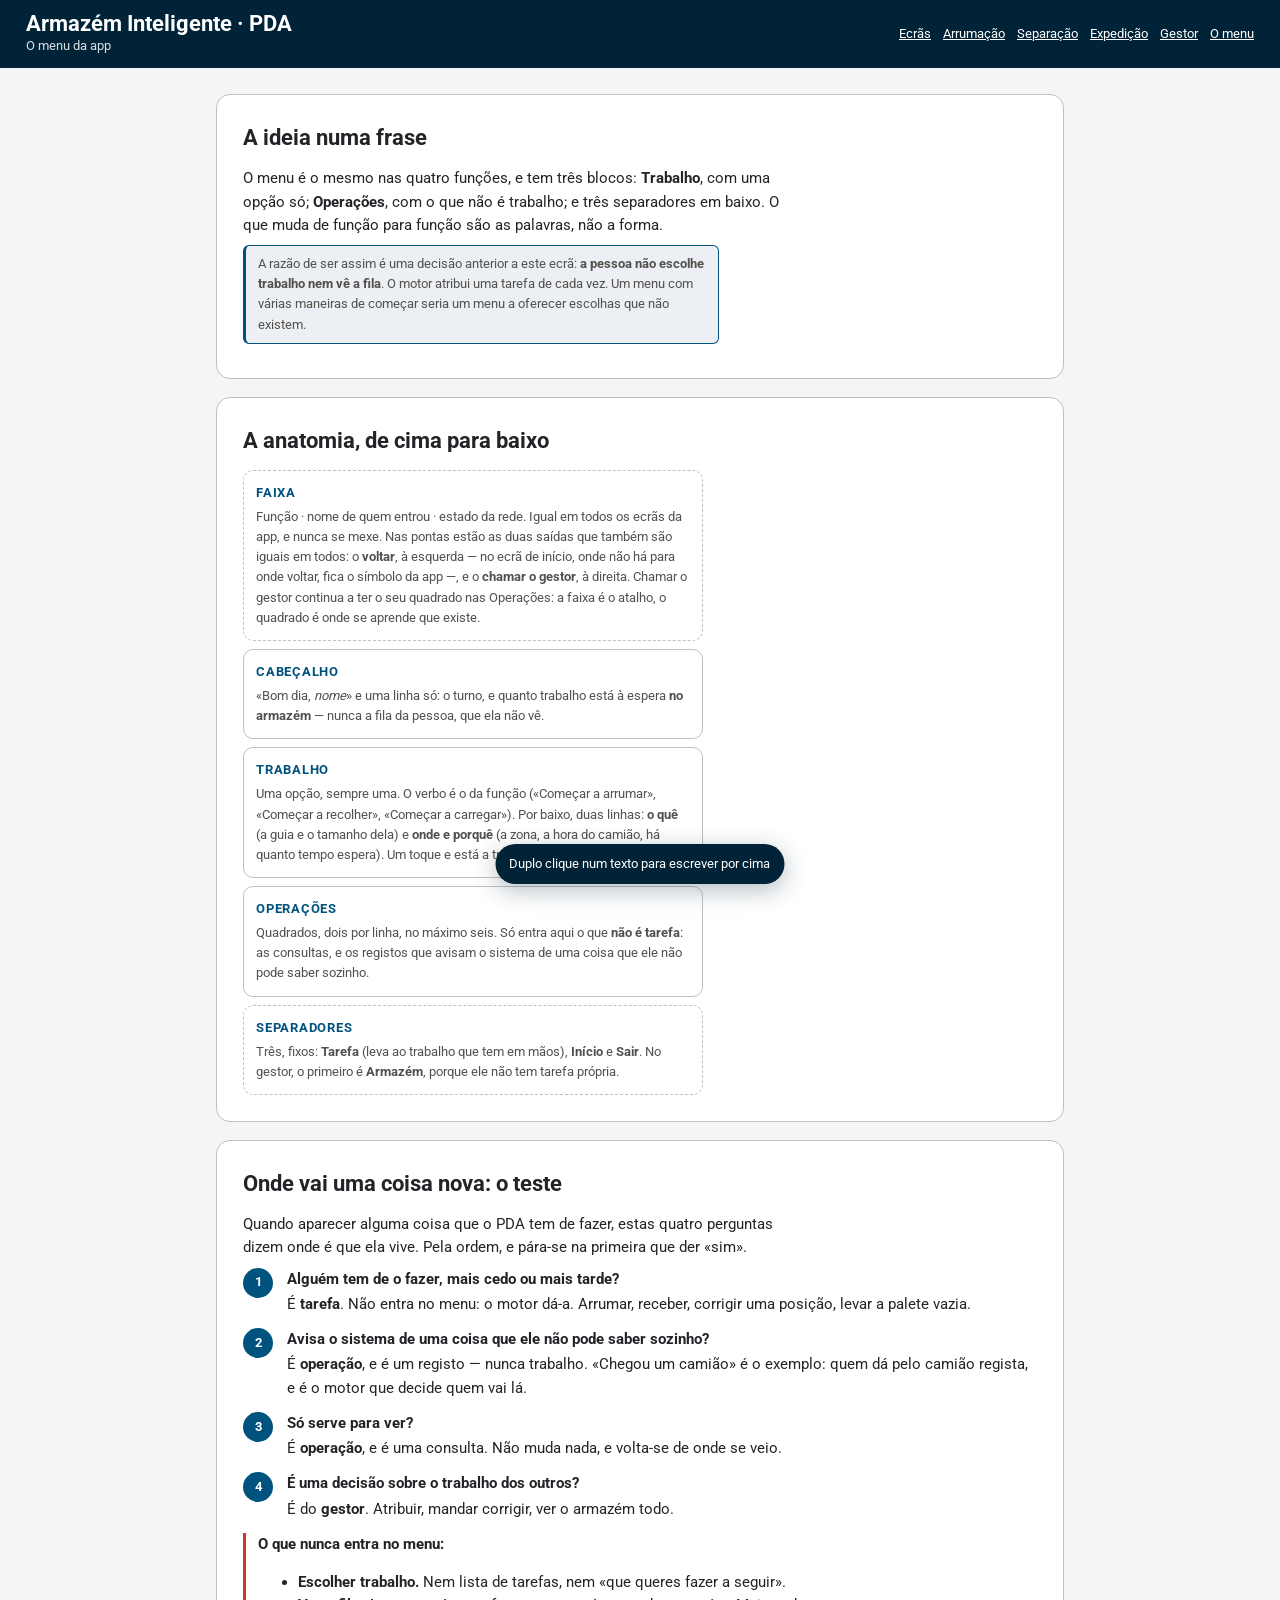
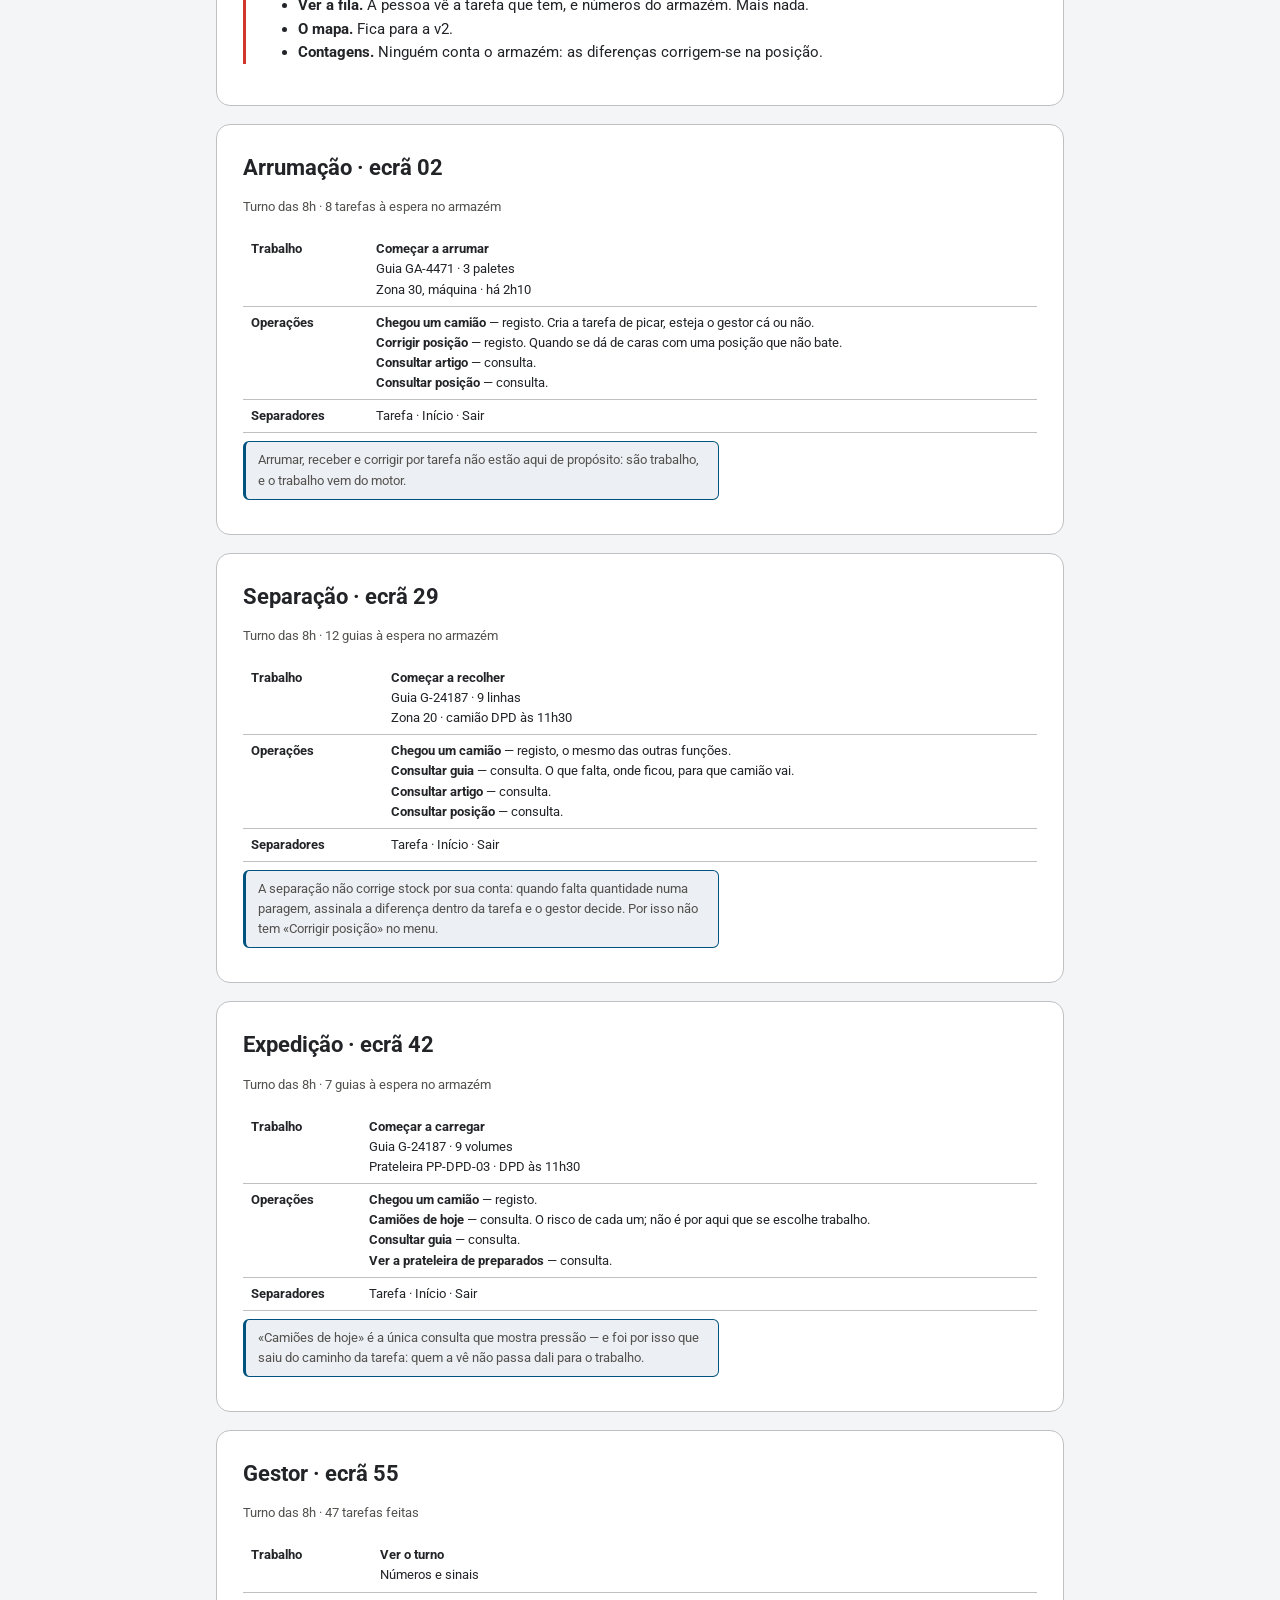
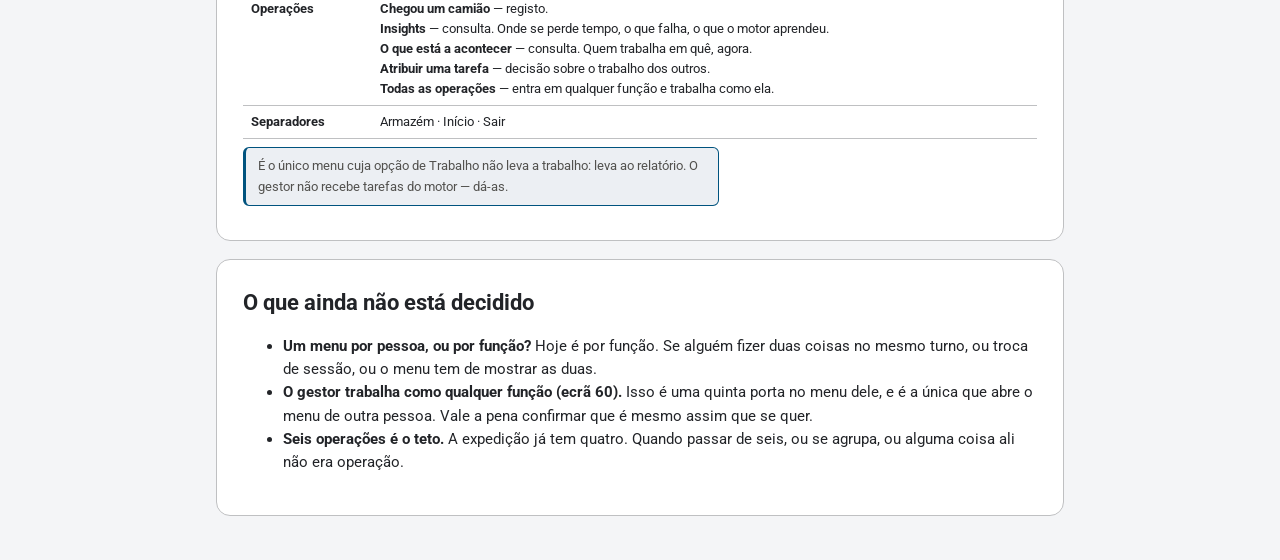
<file: web/menu.html>
<!DOCTYPE html>
<html lang="pt">
<head>
<meta charset="utf-8">
<meta name="viewport" content="width=device-width, initial-scale=1">
<title>O menu da app — Ecrãs do PDA</title>
<meta name="description" content="O que é o menu do PDA, o que entra em cada bloco, e a regra que decide onde vai uma coisa nova.">
<link rel="icon" href="assets/img/simbolo-app.svg" type="image/svg+xml">
<link rel="stylesheet" href="assets/css/tokens.css">
<link rel="stylesheet" href="assets/css/base.css">
<link rel="stylesheet" href="assets/css/documentacao.css">
<style>
  /* A anatomia do menu desenha-se com os mesmos blocos do ecrã, em ponto
     grande, para se ver o que é cada parte sem abrir o PDA. */
  .anatomia { display: grid; gap: var(--e-md); max-width: 460px; }
  .parte { border: 1px solid var(--c-cinzento); border-radius: var(--r-md); padding: var(--e-lg); background: var(--c-cartao); }
  .parte__nome { font-size: var(--t-small); font-weight: 700; letter-spacing: .06em;
                 text-transform: uppercase; color: var(--c-acento); margin: 0 0 4px; }
  .parte__regra { margin: 0; font-size: var(--t-small); color: var(--c-texto-2); }
  .parte--fixa { border-style: dashed; background: transparent; }
  .teste { list-style: none; margin: 0; padding: 0; counter-reset: passo; }
  .teste > li { counter-increment: passo; position: relative; padding-left: 44px; margin-bottom: var(--e-lg); }
  .teste > li::before {
    content: counter(passo); position: absolute; left: 0; top: 0;
    width: 30px; height: 30px; display: grid; place-items: center;
    background: var(--c-acento); color: #fff; border-radius: 50%;
    font-size: var(--t-small); font-weight: 700;
  }
  .teste > li > b:first-child { display: block; margin-bottom: 2px; }
  .nunca { border-left: 3px solid var(--c-erro); padding-left: var(--e-lg); }
</style>
</head>
<body>

<a class="skip-link" href="#conteudo">Saltar para o conteúdo</a>

<header class="doc-topo">
  <div>
    <h1 class="doc-topo__titulo">Armazém Inteligente · PDA</h1>
    <p class="doc-topo__sub">O menu da app</p>
  </div>
  <nav class="doc-topo__nav" aria-label="Páginas">
    <a href="index.html">Ecrãs</a>
    <a href="resumo-arrumacao.html">Arrumação</a>
    <a href="resumo-separacao.html">Separação</a>
    <a href="resumo-expedicao.html">Expedição</a>
    <a href="resumo-gestor.html">Gestor</a>
    <a href="menu.html">O menu</a>
  </nav>
</header>

<div class="doc-corpo doc-corpo--simples">
  <main class="doc-conteudo" id="conteudo">

    <section class="seccao" id="ideia">
      <h2>A ideia numa frase</h2>
      <p>
        O menu é o mesmo nas quatro funções, e tem três blocos: <b>Trabalho</b>, com uma opção só;
        <b>Operações</b>, com o que não é trabalho; e três separadores em baixo. O que muda de
        função para função são as palavras, não a forma.
      </p>
      <p class="nota">
        A razão de ser assim é uma decisão anterior a este ecrã: <b>a pessoa não escolhe trabalho
        nem vê a fila</b>. O motor atribui uma tarefa de cada vez. Um menu com várias maneiras de
        começar seria um menu a oferecer escolhas que não existem.
      </p>
    </section>

    <section class="seccao" id="anatomia">
      <h2>A anatomia, de cima para baixo</h2>
      <div class="anatomia">
        <div class="parte parte--fixa">
          <p class="parte__nome">Faixa</p>
          <p class="parte__regra">Função · nome de quem entrou · estado da rede. Igual em todos os
          ecrãs da app, e nunca se mexe. Nas pontas estão as duas saídas que também são iguais
          em todos: o <b>voltar</b>, à esquerda — no ecrã de início, onde não há para onde
          voltar, fica o símbolo da app —, e o <b>chamar o gestor</b>, à direita. Chamar o
          gestor continua a ter o seu quadrado nas Operações: a faixa é o atalho, o quadrado é
          onde se aprende que existe.</p>
        </div>
        <div class="parte">
          <p class="parte__nome">Cabeçalho</p>
          <p class="parte__regra">«Bom dia, <i>nome</i>» e uma linha só: o turno, e quanto trabalho
          está à espera <b>no armazém</b> — nunca a fila da pessoa, que ela não vê.</p>
        </div>
        <div class="parte">
          <p class="parte__nome">Trabalho</p>
          <p class="parte__regra">Uma opção, sempre uma. O verbo é o da função («Começar a
          arrumar», «Começar a recolher», «Começar a carregar»). Por baixo, duas linhas: <b>o
          quê</b> (a guia e o tamanho dela) e <b>onde e porquê</b> (a zona, a hora do camião, há
          quanto tempo espera). Um toque e está a trabalhar.</p>
        </div>
        <div class="parte">
          <p class="parte__nome">Operações</p>
          <p class="parte__regra">Quadrados, dois por linha, no máximo seis. Só entra aqui o que
          <b>não é tarefa</b>: as consultas, e os registos que avisam o sistema de uma coisa que
          ele não pode saber sozinho.</p>
        </div>
        <div class="parte parte--fixa">
          <p class="parte__nome">Separadores</p>
          <p class="parte__regra">Três, fixos: <b>Tarefa</b> (leva ao trabalho que tem em mãos),
          <b>Início</b> e <b>Sair</b>. No gestor, o primeiro é <b>Armazém</b>, porque ele não tem
          tarefa própria.</p>
        </div>
      </div>
    </section>

    <section class="seccao" id="teste">
      <h2>Onde vai uma coisa nova: o teste</h2>
      <p>
        Quando aparecer alguma coisa que o PDA tem de fazer, estas quatro perguntas dizem onde é
        que ela vive. Pela ordem, e pára-se na primeira que der «sim».
      </p>
      <ol class="teste">
        <li>
          <b>Alguém tem de o fazer, mais cedo ou mais tarde?</b>
          É <b>tarefa</b>. Não entra no menu: o motor dá-a. Arrumar, receber, corrigir uma posição,
          levar a palete vazia.
        </li>
        <li>
          <b>Avisa o sistema de uma coisa que ele não pode saber sozinho?</b>
          É <b>operação</b>, e é um registo — nunca trabalho. «Chegou um camião» é o exemplo: quem
          dá pelo camião regista, e é o motor que decide quem vai lá.
        </li>
        <li>
          <b>Só serve para ver?</b>
          É <b>operação</b>, e é uma consulta. Não muda nada, e volta-se de onde se veio.
        </li>
        <li>
          <b>É uma decisão sobre o trabalho dos outros?</b>
          É do <b>gestor</b>. Atribuir, mandar corrigir, ver o armazém todo.
        </li>
      </ol>
      <div class="nunca">
        <p><b>O que nunca entra no menu:</b></p>
        <ul>
          <li><b>Escolher trabalho.</b> Nem lista de tarefas, nem «que queres fazer a seguir».</li>
          <li><b>Ver a fila.</b> A pessoa vê a tarefa que tem, e números do armazém. Mais nada.</li>
          <li><b>O mapa.</b> Fica para a v2.</li>
          <li><b>Contagens.</b> Ninguém conta o armazém: as diferenças corrigem-se na posição.</li>
        </ul>
      </div>
    </section>

    <section class="seccao" id="arrumacao">
      <h2>Arrumação · ecrã 02</h2>
      <p class="parte__regra">Turno das 8h · 8 tarefas à espera no armazém</p>
      <div class="rolo">
        <table class="tabela">
          <tbody>
            <tr>
              <td><b>Trabalho</b></td>
              <td><b>Começar a arrumar</b><br>
                Guia GA-4471 · 3 paletes<br>
                Zona 30, máquina · há 2h10</td>
            </tr>
            <tr>
              <td><b>Operações</b></td>
              <td>
                <b>Chegou um camião</b> — registo. Cria a tarefa de picar, esteja o gestor cá ou não.<br>
                <b>Corrigir posição</b> — registo. Quando se dá de caras com uma posição que não bate.<br>
                <b>Consultar artigo</b> — consulta.<br>
                <b>Consultar posição</b> — consulta.
              </td>
            </tr>
            <tr><td><b>Separadores</b></td><td>Tarefa · Início · Sair</td></tr>
          </tbody>
        </table>
      </div>
      <p class="nota">
        Arrumar, receber e corrigir por tarefa não estão aqui de propósito: são trabalho, e o
        trabalho vem do motor.
      </p>
    </section>

    <section class="seccao" id="separacao">
      <h2>Separação · ecrã 29</h2>
      <p class="parte__regra">Turno das 8h · 12 guias à espera no armazém</p>
      <div class="rolo">
        <table class="tabela">
          <tbody>
            <tr>
              <td><b>Trabalho</b></td>
              <td><b>Começar a recolher</b><br>
                Guia G-24187 · 9 linhas<br>
                Zona 20 · camião DPD às 11h30</td>
            </tr>
            <tr>
              <td><b>Operações</b></td>
              <td>
                <b>Chegou um camião</b> — registo, o mesmo das outras funções.<br>
                <b>Consultar guia</b> — consulta. O que falta, onde ficou, para que camião vai.<br>
                <b>Consultar artigo</b> — consulta.<br>
                <b>Consultar posição</b> — consulta.
              </td>
            </tr>
            <tr><td><b>Separadores</b></td><td>Tarefa · Início · Sair</td></tr>
          </tbody>
        </table>
      </div>
      <p class="nota">
        A separação não corrige stock por sua conta: quando falta quantidade numa paragem,
        assinala a diferença dentro da tarefa e o gestor decide. Por isso não tem «Corrigir
        posição» no menu.
      </p>
    </section>

    <section class="seccao" id="expedicao">
      <h2>Expedição · ecrã 42</h2>
      <p class="parte__regra">Turno das 8h · 7 guias à espera no armazém</p>
      <div class="rolo">
        <table class="tabela">
          <tbody>
            <tr>
              <td><b>Trabalho</b></td>
              <td><b>Começar a carregar</b><br>
                Guia G-24187 · 9 volumes<br>
                Prateleira PP-DPD-03 · DPD às 11h30</td>
            </tr>
            <tr>
              <td><b>Operações</b></td>
              <td>
                <b>Chegou um camião</b> — registo.<br>
                <b>Camiões de hoje</b> — consulta. O risco de cada um; não é por aqui que se escolhe trabalho.<br>
                <b>Consultar guia</b> — consulta.<br>
                <b>Ver a prateleira de preparados</b> — consulta.
              </td>
            </tr>
            <tr><td><b>Separadores</b></td><td>Tarefa · Início · Sair</td></tr>
          </tbody>
        </table>
      </div>
      <p class="nota">
        «Camiões de hoje» é a única consulta que mostra pressão — e foi por isso que saiu do
        caminho da tarefa: quem a vê não passa dali para o trabalho.
      </p>
    </section>

    <section class="seccao" id="gestor">
      <h2>Gestor · ecrã 55</h2>
      <p class="parte__regra">Turno das 8h · 47 tarefas feitas</p>
      <div class="rolo">
        <table class="tabela">
          <tbody>
            <tr>
              <td><b>Trabalho</b></td>
              <td><b>Ver o turno</b><br>
                Números e sinais</td>
            </tr>
            <tr>
              <td><b>Operações</b></td>
              <td>
                <b>Chegou um camião</b> — registo.<br>
                <b>Insights</b> — consulta. Onde se perde tempo, o que falha, o que o motor aprendeu.<br>
                <b>O que está a acontecer</b> — consulta. Quem trabalha em quê, agora.<br>
                <b>Atribuir uma tarefa</b> — decisão sobre o trabalho dos outros.<br>
                <b>Todas as operações</b> — entra em qualquer função e trabalha como ela.
              </td>
            </tr>
            <tr><td><b>Separadores</b></td><td>Armazém · Início · Sair</td></tr>
          </tbody>
        </table>
      </div>
      <p class="nota">
        É o único menu cuja opção de Trabalho não leva a trabalho: leva ao relatório. O gestor não
        recebe tarefas do motor — dá-as.
      </p>
    </section>

    <section class="seccao" id="aberto">
      <h2>O que ainda não está decidido</h2>
      <ul>
        <li>
          <b>Um menu por pessoa, ou por função?</b> Hoje é por função. Se alguém fizer duas coisas
          no mesmo turno, ou troca de sessão, ou o menu tem de mostrar as duas.
        </li>
        <li>
          <b>O gestor trabalha como qualquer função (ecrã 60).</b> Isso é uma quinta porta no menu
          dele, e é a única que abre o menu de outra pessoa. Vale a pena confirmar que é mesmo
          assim que se quer.
        </li>
        <li>
          <b>Seis operações é o teto.</b> A expedição já tem quatro. Quando passar de seis, ou se
          agrupa, ou alguma coisa ali não era operação.
        </li>
      </ul>
    </section>

  </main>
</div>

<script src="assets/js/traducao.js"></script>
<script src="assets/js/escrever.js"></script>
</body>
</html>
</file>
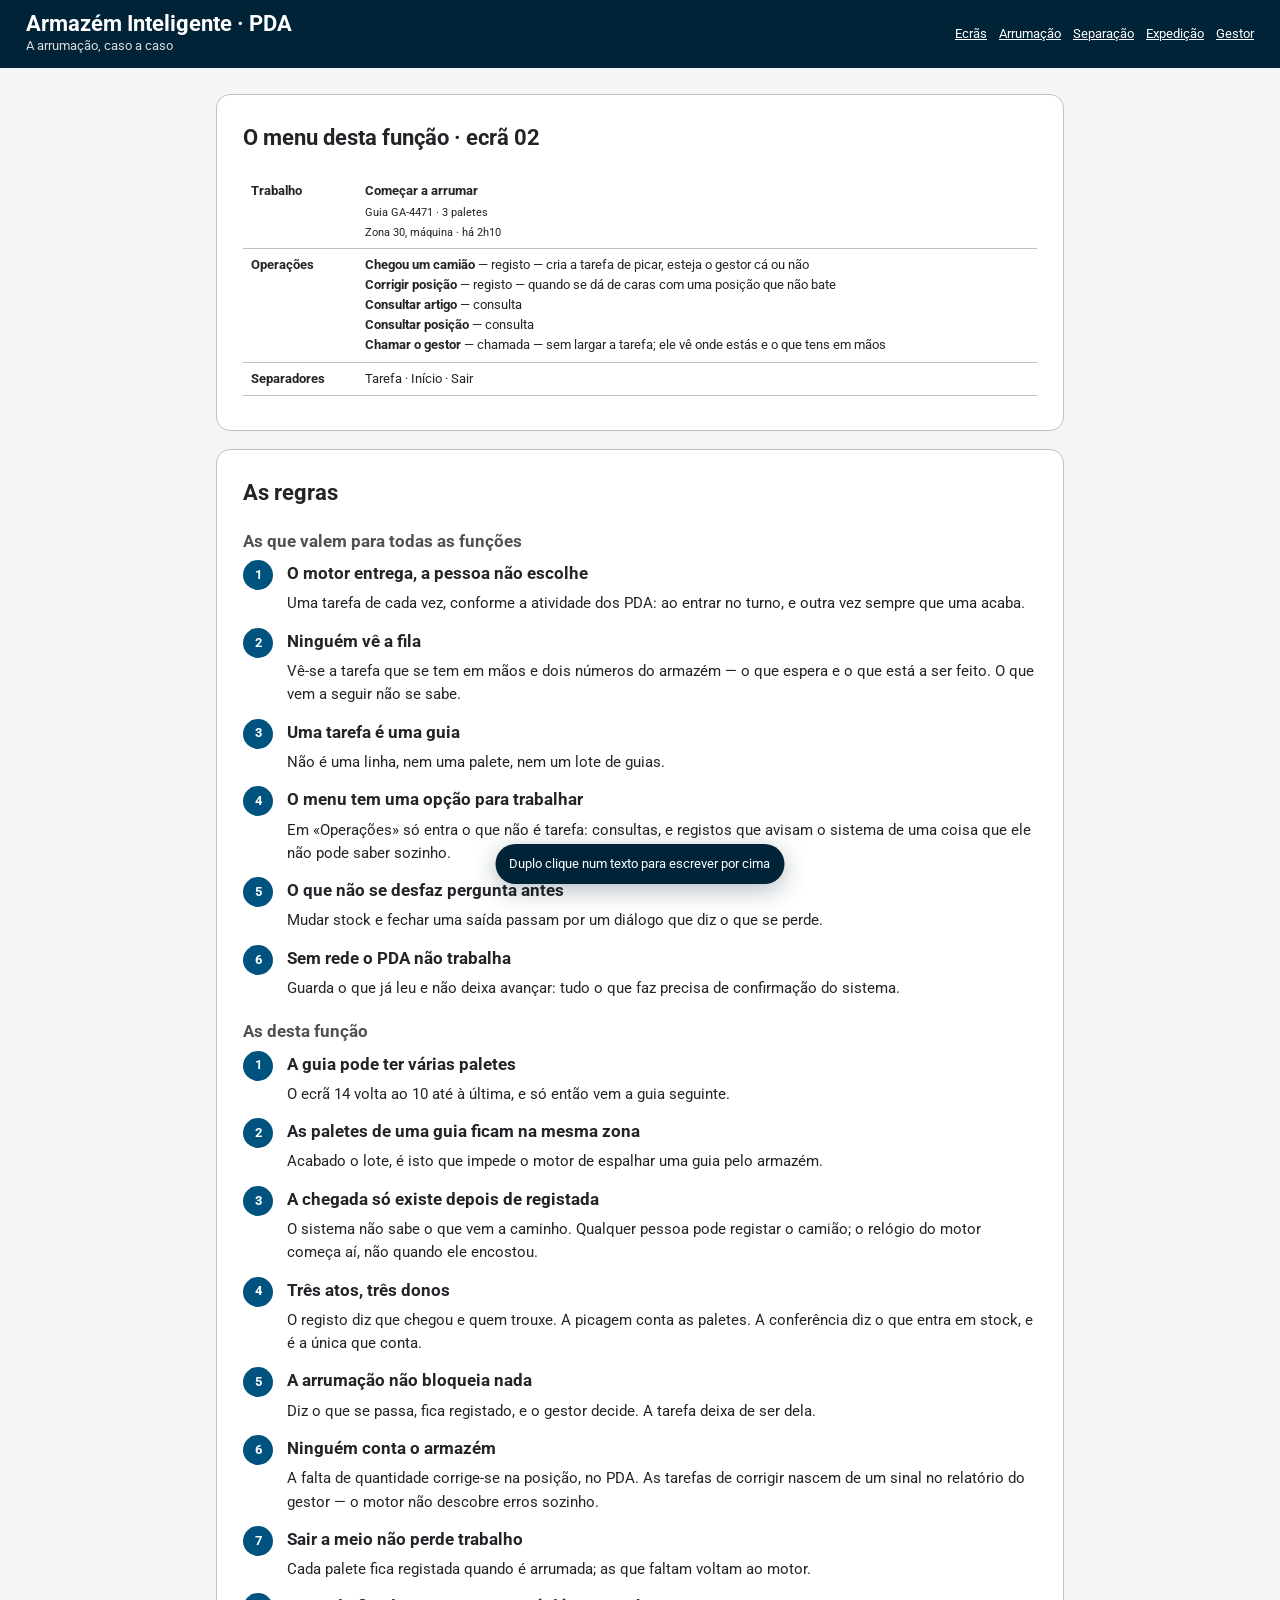
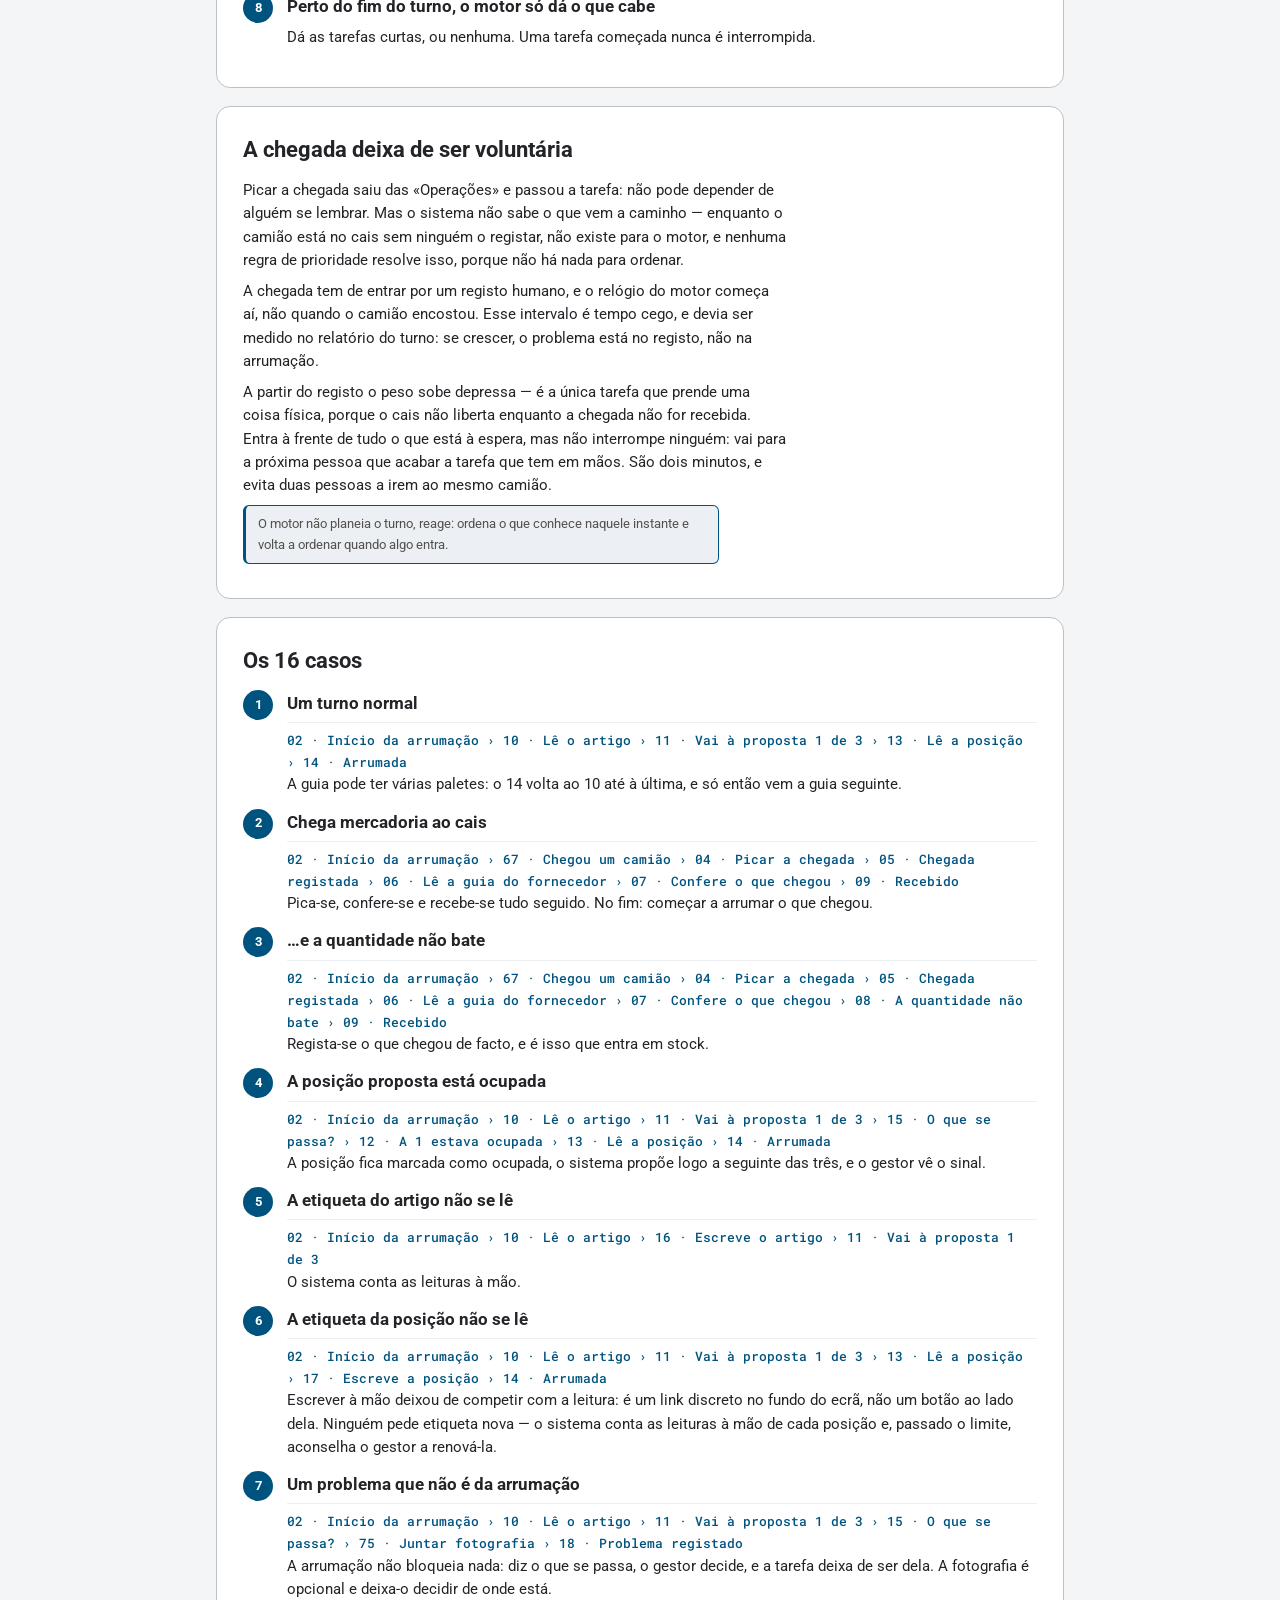
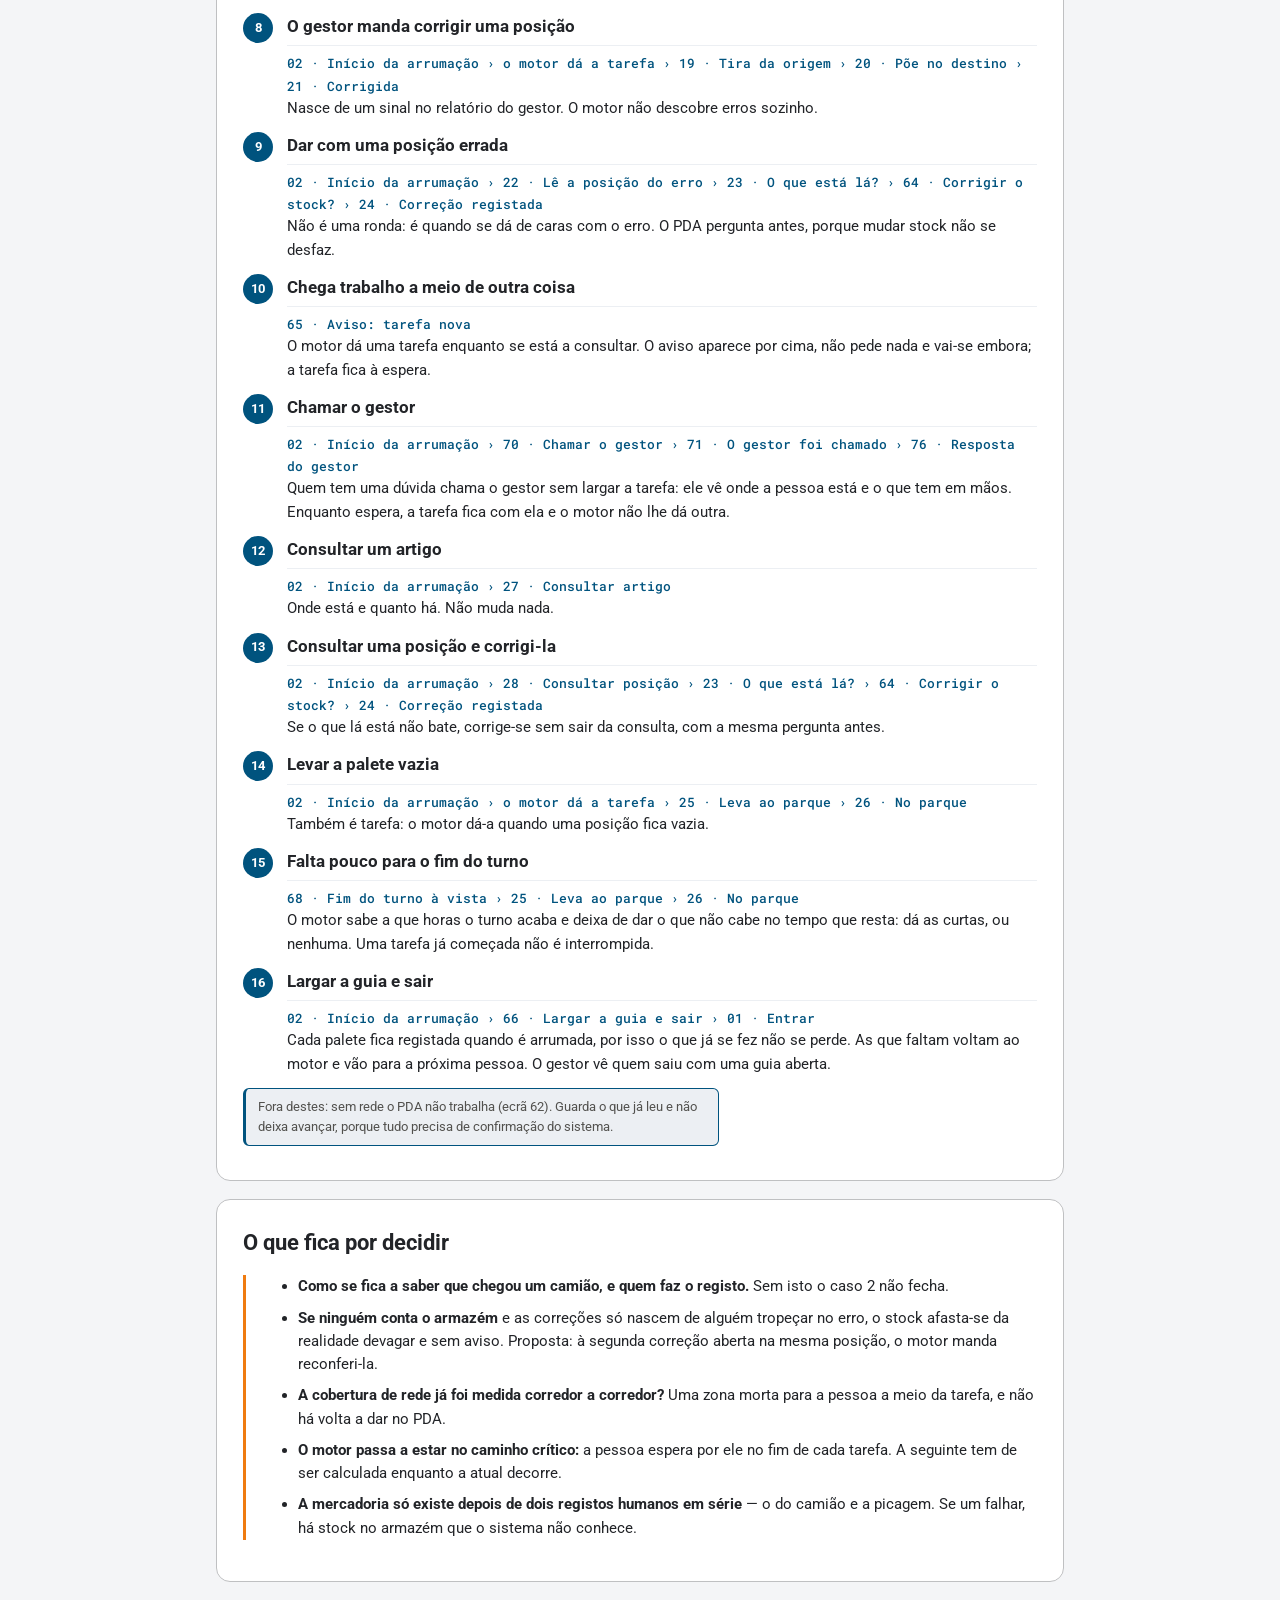
<file: web/resumo-arrumacao.html>
<!DOCTYPE html>
<html lang="pt">
<head>
<meta charset="utf-8">
<meta name="viewport" content="width=device-width, initial-scale=1">
<title>A arrumação, caso a caso — Ecrãs do PDA</title>
<meta name="description" content="O menu, a forma como o trabalho chega, e os catorze casos da arrumação, com os ecrãs de cada um.">
<link rel="icon" href="assets/img/simbolo-app.svg" type="image/svg+xml">
<link rel="stylesheet" href="assets/css/tokens.css">
<link rel="stylesheet" href="assets/css/base.css">
<link rel="stylesheet" href="assets/css/documentacao.css">
<style>
  /* O resumo lê-se de cima a baixo, como se lê uma mensagem. Só precisa de
     três coisas que a documentação não tinha: a lista numerada dos casos, o
     caminho de ecrãs em cada um, e um bloco para o que fica por decidir. */
  .casos, .regras { list-style: none; margin: 0; padding: 0; counter-reset: caso; }
  .casos > li, .regras > li { counter-increment: caso; margin: 0 0 var(--e-lg); padding-left: 44px; position: relative; }
  .casos > li::before, .regras > li::before {
    content: counter(caso); position: absolute; left: 0; top: 0;
    width: 30px; height: 30px; display: grid; place-items: center;
    background: var(--c-acento); color: #fff; border-radius: 50%;
    font-size: var(--t-small); font-weight: 700;
  }
  .casos h3, .regras h3 { margin: 4px 0 6px; font-size: var(--t-lead); }
  .caminho { margin: 0 0 4px; font-family: var(--f-mono, monospace); font-size: var(--t-small); color: var(--c-acento); line-height: 1.7; }
  .caminho b { font-weight: 700; }
  .casos p, .regras p { margin: 0; }
  .aberto { border-left: 3px solid var(--c-acao); padding-left: var(--e-lg); }
  .aberto li { margin-bottom: var(--e-md); }
  .regras__grupo { font-size: var(--t-lead); margin: var(--e-lg) 0 var(--e-md); color: var(--c-texto-2); }
  .casos > li > h3, .regras > li > h3 { margin-top: 0; }
</style>
</head>
<body>

<a class="skip-link" href="#conteudo">Saltar para o conteúdo</a>

<header class="doc-topo">
  <div>
    <h1 class="doc-topo__titulo">Armazém Inteligente · PDA</h1>
    <p class="doc-topo__sub">A arrumação, caso a caso</p>
  </div>
  <nav class="doc-topo__nav" aria-label="Páginas">
    <a href="index.html">Ecrãs</a>
    <a href="resumo-arrumacao.html">Arrumação</a>
    <a href="resumo-separacao.html">Separação</a>
    <a href="resumo-expedicao.html">Expedição</a>
    <a href="resumo-gestor.html">Gestor</a>
    
  </nav>
</header>

<div class="doc-corpo doc-corpo--simples">
  <main class="doc-conteudo" id="conteudo">

    <section class="seccao" id="menu">
      <h2>O menu desta função · ecrã 02</h2>
      <div class="rolo">
        <table class="tabela">
          <tbody>
            <tr><td><b>Trabalho</b></td><td><b>Começar a arrumar</b><br><small>Guia GA-4471 · 3 paletes<br>Zona 30, máquina · há 2h10</small></td></tr>
            <tr><td><b>Operações</b></td><td><b>Chegou um camião</b> — registo — cria a tarefa de picar, esteja o gestor cá ou não<br><b>Corrigir posição</b> — registo — quando se dá de caras com uma posição que não bate<br><b>Consultar artigo</b> — consulta<br><b>Consultar posição</b> — consulta<br><b>Chamar o gestor</b> — chamada — sem largar a tarefa; ele vê onde estás e o que tens em mãos</td></tr>
            <tr><td><b>Separadores</b></td><td>Tarefa · Início · Sair</td></tr>
          </tbody>
        </table>
      </div>
    </section>

    <section class="seccao" id="regras">
      <h2>As regras</h2>
      <h3 class="regras__grupo">As que valem para todas as funções</h3>
      <ol class="regras">
        <li><h3>O motor entrega, a pessoa não escolhe</h3><p>Uma tarefa de cada vez, conforme a atividade dos PDA: ao entrar no turno, e outra vez sempre que uma acaba.</p></li>
        <li><h3>Ninguém vê a fila</h3><p>Vê-se a tarefa que se tem em mãos e dois números do armazém — o que espera e o que está a ser feito. O que vem a seguir não se sabe.</p></li>
        <li><h3>Uma tarefa é uma guia</h3><p>Não é uma linha, nem uma palete, nem um lote de guias.</p></li>
        <li><h3>O menu tem uma opção para trabalhar</h3><p>Em «Operações» só entra o que não é tarefa: consultas, e registos que avisam o sistema de uma coisa que ele não pode saber sozinho.</p></li>
        <li><h3>O que não se desfaz pergunta antes</h3><p>Mudar stock e fechar uma saída passam por um diálogo que diz o que se perde.</p></li>
        <li><h3>Sem rede o PDA não trabalha</h3><p>Guarda o que já leu e não deixa avançar: tudo o que faz precisa de confirmação do sistema.</p></li>
      </ol>
      <h3 class="regras__grupo">As desta função</h3>
      <ol class="regras">
        <li><h3>A guia pode ter várias paletes</h3><p>O ecrã 14 volta ao 10 até à última, e só então vem a guia seguinte.</p></li>
        <li><h3>As paletes de uma guia ficam na mesma zona</h3><p>Acabado o lote, é isto que impede o motor de espalhar uma guia pelo armazém.</p></li>
        <li><h3>A chegada só existe depois de registada</h3><p>O sistema não sabe o que vem a caminho. Qualquer pessoa pode registar o camião; o relógio do motor começa aí, não quando ele encostou.</p></li>
        <li><h3>Três atos, três donos</h3><p>O registo diz que chegou e quem trouxe. A picagem conta as paletes. A conferência diz o que entra em stock, e é a única que conta.</p></li>
        <li><h3>A arrumação não bloqueia nada</h3><p>Diz o que se passa, fica registado, e o gestor decide. A tarefa deixa de ser dela.</p></li>
        <li><h3>Ninguém conta o armazém</h3><p>A falta de quantidade corrige-se na posição, no PDA. As tarefas de corrigir nascem de um sinal no relatório do gestor — o motor não descobre erros sozinho.</p></li>
        <li><h3>Sair a meio não perde trabalho</h3><p>Cada palete fica registada quando é arrumada; as que faltam voltam ao motor.</p></li>
        <li><h3>Perto do fim do turno, o motor só dá o que cabe</h3><p>Dá as tarefas curtas, ou nenhuma. Uma tarefa começada nunca é interrompida.</p></li>
      </ol>
    </section>

    <section class="seccao" id="chegada">
      <h2>A chegada deixa de ser voluntária</h2>
      <p>
        Picar a chegada saiu das «Operações» e passou a tarefa: não pode depender de alguém se
        lembrar. Mas o sistema não sabe o que vem a caminho — enquanto o camião está no cais sem
        ninguém o registar, não existe para o motor, e nenhuma regra de prioridade resolve isso,
        porque não há nada para ordenar.
      </p>
      <p>
        A chegada tem de entrar por um registo humano, e o relógio do motor começa aí, não quando
        o camião encostou. Esse intervalo é tempo cego, e devia ser medido no relatório do turno:
        se crescer, o problema está no registo, não na arrumação.
      </p>
      <p>
        A partir do registo o peso sobe depressa — é a única tarefa que prende uma coisa física,
        porque o cais não liberta enquanto a chegada não for recebida. Entra à frente de tudo o
        que está à espera, mas não interrompe ninguém: vai para a próxima pessoa que acabar a
        tarefa que tem em mãos. São dois minutos, e evita duas pessoas a irem ao mesmo camião.
      </p>
      <p class="nota">
        O motor não planeia o turno, reage: ordena o que conhece naquele instante e volta a
        ordenar quando algo entra.
      </p>
    </section>

    <section class="seccao" id="casos">
      <h2>Os 16 casos</h2>
      <ol class="casos" id="lista-casos">
        <li>
          <h3>Um turno normal</h3>
          <p class="caminho">02 · Início da arrumação › 10 · Lê o artigo › 11 · Vai à proposta 1 de 3 › 13 · Lê a posição › 14 · Arrumada</p>
          <p>A guia pode ter várias paletes: o 14 volta ao 10 até à última, e só então vem a guia seguinte.</p>
        </li>
        <li>
          <h3>Chega mercadoria ao cais</h3>
          <p class="caminho">02 · Início da arrumação › 67 · Chegou um camião › 04 · Picar a chegada › 05 · Chegada registada › 06 · Lê a guia do fornecedor › 07 · Confere o que chegou › 09 · Recebido</p>
          <p>Pica-se, confere-se e recebe-se tudo seguido. No fim: começar a arrumar o que chegou.</p>
        </li>
        <li>
          <h3>…e a quantidade não bate</h3>
          <p class="caminho">02 · Início da arrumação › 67 · Chegou um camião › 04 · Picar a chegada › 05 · Chegada registada › 06 · Lê a guia do fornecedor › 07 · Confere o que chegou › 08 · A quantidade não bate › 09 · Recebido</p>
          <p>Regista-se o que chegou de facto, e é isso que entra em stock.</p>
        </li>
        <li>
          <h3>A posição proposta está ocupada</h3>
          <p class="caminho">02 · Início da arrumação › 10 · Lê o artigo › 11 · Vai à proposta 1 de 3 › 15 · O que se passa? › 12 · A 1 estava ocupada › 13 · Lê a posição › 14 · Arrumada</p>
          <p>A posição fica marcada como ocupada, o sistema propõe logo a seguinte das três, e o gestor vê o sinal.</p>
        </li>
        <li>
          <h3>A etiqueta do artigo não se lê</h3>
          <p class="caminho">02 · Início da arrumação › 10 · Lê o artigo › 16 · Escreve o artigo › 11 · Vai à proposta 1 de 3</p>
          <p>O sistema conta as leituras à mão.</p>
        </li>
        <li>
          <h3>A etiqueta da posição não se lê</h3>
          <p class="caminho">02 · Início da arrumação › 10 · Lê o artigo › 11 · Vai à proposta 1 de 3 › 13 · Lê a posição › 17 · Escreve a posição › 14 · Arrumada</p>
          <p>Escrever à mão deixou de competir com a leitura: é um link discreto no fundo do ecrã, não um botão ao lado dela. Ninguém pede etiqueta nova — o sistema conta as leituras à mão de cada posição e, passado o limite, aconselha o gestor a renová-la.</p>
        </li>
        <li>
          <h3>Um problema que não é da arrumação</h3>
          <p class="caminho">02 · Início da arrumação › 10 · Lê o artigo › 11 · Vai à proposta 1 de 3 › 15 · O que se passa? › 75 · Juntar fotografia › 18 · Problema registado</p>
          <p>A arrumação não bloqueia nada: diz o que se passa, o gestor decide, e a tarefa deixa de ser dela. A fotografia é opcional e deixa-o decidir de onde está.</p>
        </li>
        <li>
          <h3>O gestor manda corrigir uma posição</h3>
          <p class="caminho">02 · Início da arrumação › o motor dá a tarefa › 19 · Tira da origem › 20 · Põe no destino › 21 · Corrigida</p>
          <p>Nasce de um sinal no relatório do gestor. O motor não descobre erros sozinho.</p>
        </li>
        <li>
          <h3>Dar com uma posição errada</h3>
          <p class="caminho">02 · Início da arrumação › 22 · Lê a posição do erro › 23 · O que está lá? › 64 · Corrigir o stock? › 24 · Correção registada</p>
          <p>Não é uma ronda: é quando se dá de caras com o erro. O PDA pergunta antes, porque mudar stock não se desfaz.</p>
        </li>
        <li>
          <h3>Chega trabalho a meio de outra coisa</h3>
          <p class="caminho">65 · Aviso: tarefa nova</p>
          <p>O motor dá uma tarefa enquanto se está a consultar. O aviso aparece por cima, não pede nada e vai-se embora; a tarefa fica à espera.</p>
        </li>
        <li>
          <h3>Chamar o gestor</h3>
          <p class="caminho">02 · Início da arrumação › 70 · Chamar o gestor › 71 · O gestor foi chamado › 76 · Resposta do gestor</p>
          <p>Quem tem uma dúvida chama o gestor sem largar a tarefa: ele vê onde a pessoa está e o que tem em mãos. Enquanto espera, a tarefa fica com ela e o motor não lhe dá outra.</p>
        </li>
        <li>
          <h3>Consultar um artigo</h3>
          <p class="caminho">02 · Início da arrumação › 27 · Consultar artigo</p>
          <p>Onde está e quanto há. Não muda nada.</p>
        </li>
        <li>
          <h3>Consultar uma posição e corrigi-la</h3>
          <p class="caminho">02 · Início da arrumação › 28 · Consultar posição › 23 · O que está lá? › 64 · Corrigir o stock? › 24 · Correção registada</p>
          <p>Se o que lá está não bate, corrige-se sem sair da consulta, com a mesma pergunta antes.</p>
        </li>
        <li>
          <h3>Levar a palete vazia</h3>
          <p class="caminho">02 · Início da arrumação › o motor dá a tarefa › 25 · Leva ao parque › 26 · No parque</p>
          <p>Também é tarefa: o motor dá-a quando uma posição fica vazia.</p>
        </li>
        <li>
          <h3>Falta pouco para o fim do turno</h3>
          <p class="caminho">68 · Fim do turno à vista › 25 · Leva ao parque › 26 · No parque</p>
          <p>O motor sabe a que horas o turno acaba e deixa de dar o que não cabe no tempo que resta: dá as curtas, ou nenhuma. Uma tarefa já começada não é interrompida.</p>
        </li>
        <li>
          <h3>Largar a guia e sair</h3>
          <p class="caminho">02 · Início da arrumação › 66 · Largar a guia e sair › 01 · Entrar</p>
          <p>Cada palete fica registada quando é arrumada, por isso o que já se fez não se perde. As que faltam voltam ao motor e vão para a próxima pessoa. O gestor vê quem saiu com uma guia aberta.</p>
        </li>
      </ol>
      <p class="nota">
        Fora destes: sem rede o PDA não trabalha (ecrã 62). Guarda o que já leu e não deixa
        avançar, porque tudo precisa de confirmação do sistema.
      </p>
    </section>

    <section class="seccao" id="aberto">
      <h2>O que fica por decidir</h2>
      <div class="aberto">
        <ul>
          <li>
            <b>Como se fica a saber que chegou um camião, e quem faz o registo.</b>
            Sem isto o caso 2 não fecha.
          </li>
          <li>
            <b>Se ninguém conta o armazém</b> e as correções só nascem de alguém tropeçar no erro,
            o stock afasta-se da realidade devagar e sem aviso. Proposta: à segunda correção
            aberta na mesma posição, o motor manda reconferi-la.
          </li>
          <li>
            <b>A cobertura de rede já foi medida corredor a corredor?</b> Uma zona morta para a
            pessoa a meio da tarefa, e não há volta a dar no PDA.
          </li>
          <li>
            <b>O motor passa a estar no caminho crítico:</b> a pessoa espera por ele no fim de
            cada tarefa. A seguinte tem de ser calculada enquanto a atual decorre.
          </li>
          <li>
            <b>A mercadoria só existe depois de dois registos humanos em série</b> — o do camião e
            a picagem. Se um falhar, há stock no armazém que o sistema não conhece.
          </li>
        </ul>
      </div>
    </section>

  </main>
</div>

<script src="assets/js/traducao.js"></script>
<script src="assets/js/escrever.js"></script>
</body>
</html>
</file>
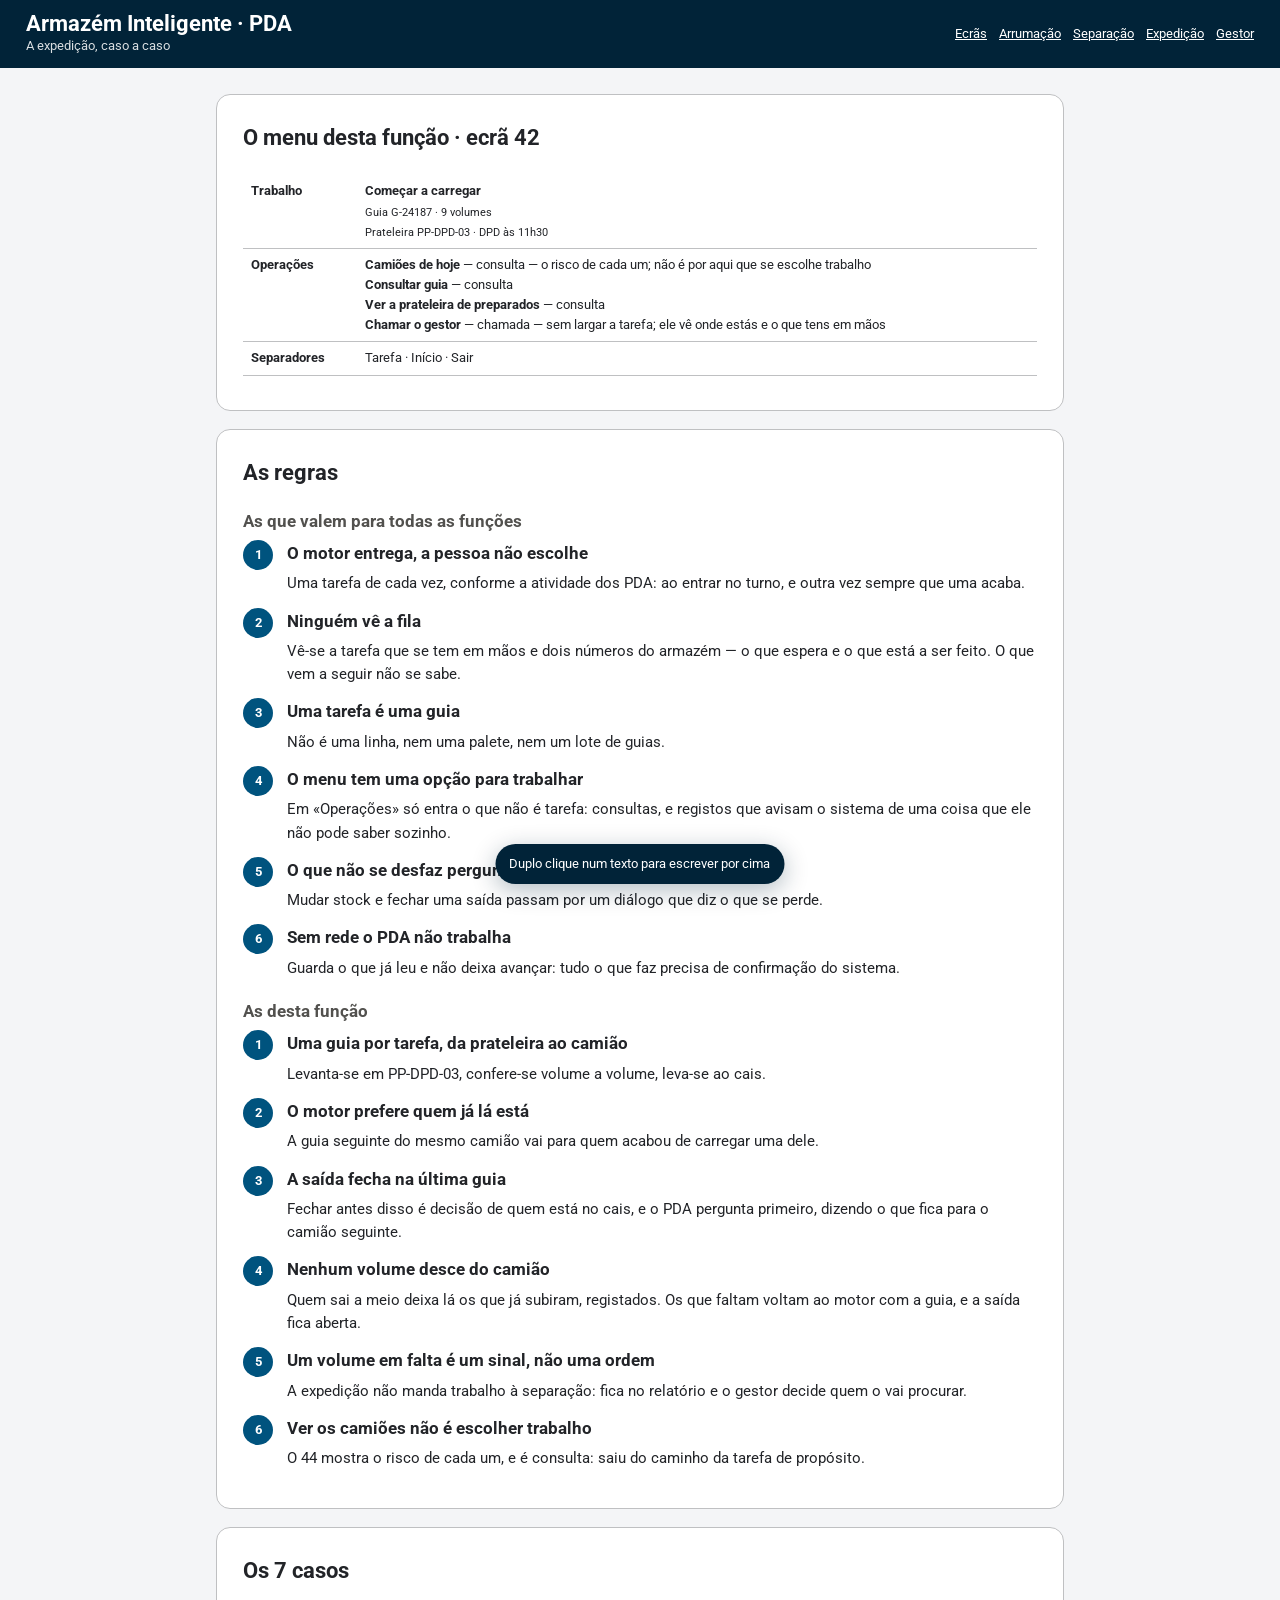
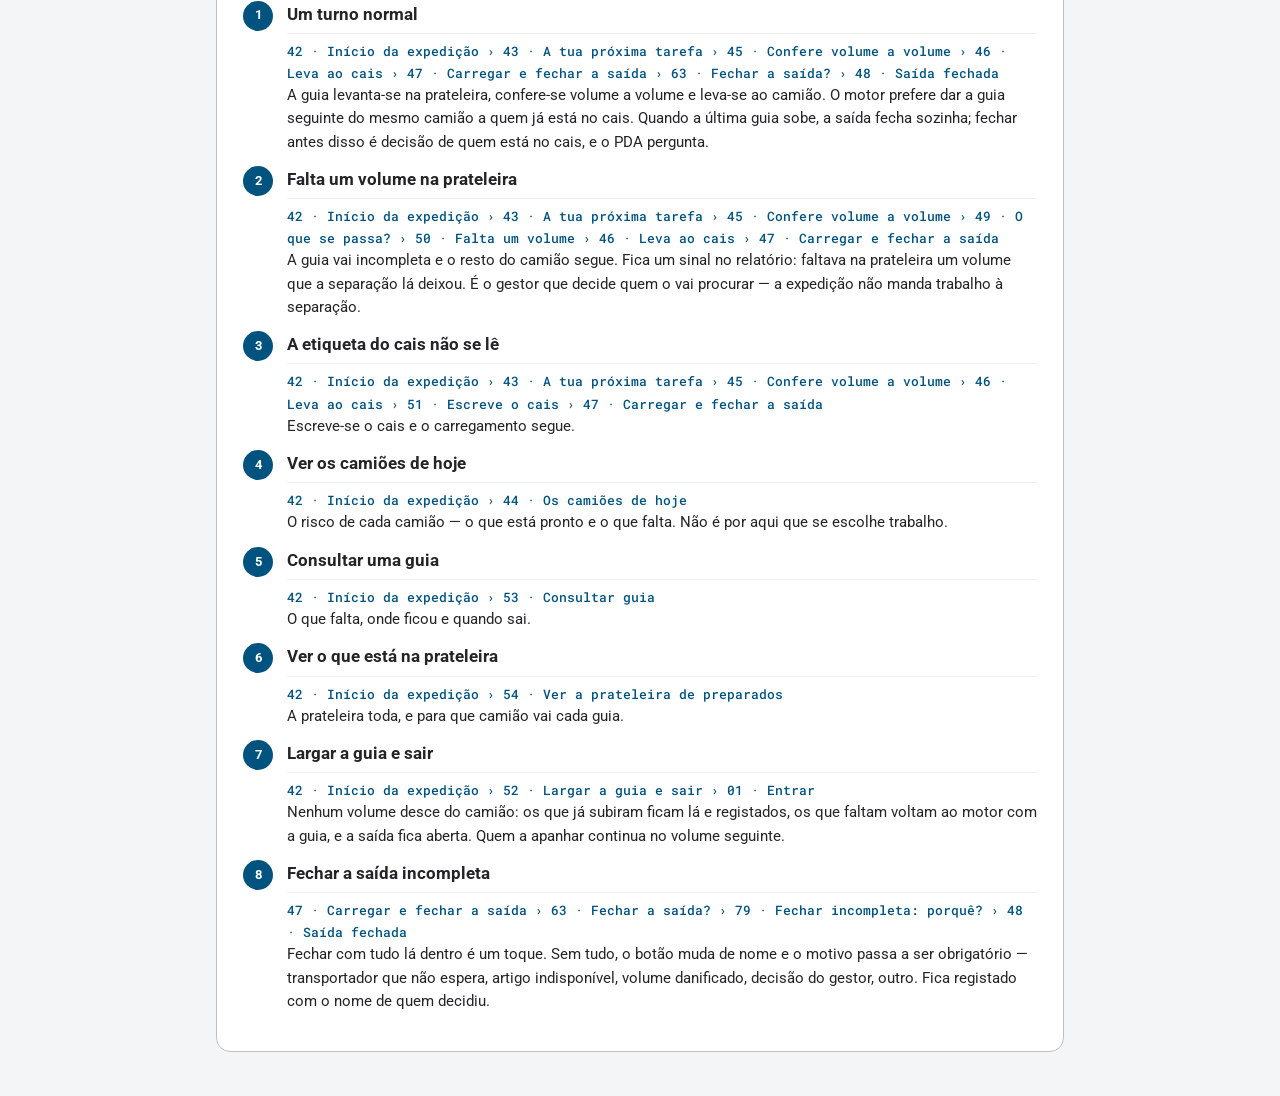
<file: web/resumo-expedicao.html>
<!DOCTYPE html>
<html lang="pt">
<head>
<meta charset="utf-8">
<meta name="viewport" content="width=device-width, initial-scale=1">
<title>A expedição, caso a caso — Ecrãs do PDA</title>
<meta name="description" content="Os sete casos da expedição, com os ecrãs de cada um.">
<link rel="icon" href="assets/img/simbolo-app.svg" type="image/svg+xml">
<link rel="stylesheet" href="assets/css/tokens.css">
<link rel="stylesheet" href="assets/css/base.css">
<link rel="stylesheet" href="assets/css/documentacao.css">
<style>
  /* O mesmo desenho do resumo da arrumação: os casos numerados, o caminho de
     ecrãs por baixo do título, e a frase que diz o que acontece. */
  .casos, .regras { list-style: none; margin: 0; padding: 0; counter-reset: caso; }
  .casos > li, .regras > li { counter-increment: caso; margin: 0 0 var(--e-lg); padding-left: 44px; position: relative; }
  .casos > li::before, .regras > li::before {
    content: counter(caso); position: absolute; left: 0; top: 0;
    width: 30px; height: 30px; display: grid; place-items: center;
    background: var(--c-acento); color: #fff; border-radius: 50%;
    font-size: var(--t-small); font-weight: 700;
  }
  .casos h3, .regras h3 { margin: 4px 0 6px; font-size: var(--t-lead); }
  .caminho { margin: 0 0 4px; font-family: var(--f-mono, monospace); font-size: var(--t-small); color: var(--c-acento); line-height: 1.7; }
  .casos p, .regras p { margin: 0; }
  .porrever { border-left: 3px solid var(--c-acao); padding-left: var(--e-lg); }
  .regras__grupo { font-size: var(--t-lead); margin: var(--e-lg) 0 var(--e-md); color: var(--c-texto-2); }
  .casos > li > h3, .regras > li > h3 { margin-top: 0; }
</style>
</head>
<body>

<a class="skip-link" href="#conteudo">Saltar para o conteúdo</a>

<header class="doc-topo">
  <div>
    <h1 class="doc-topo__titulo">Armazém Inteligente · PDA</h1>
    <p class="doc-topo__sub">A expedição, caso a caso</p>
  </div>
  <nav class="doc-topo__nav" aria-label="Páginas">
    <a href="index.html">Ecrãs</a>
    <a href="resumo-arrumacao.html">Arrumação</a>
    <a href="resumo-separacao.html">Separação</a>
    <a href="resumo-expedicao.html">Expedição</a>
    <a href="resumo-gestor.html">Gestor</a>
    
  </nav>
</header>

<div class="doc-corpo doc-corpo--simples">
  <main class="doc-conteudo" id="conteudo">

    <section class="seccao" id="menu">
      <h2>O menu desta função · ecrã 42</h2>
      <div class="rolo">
        <table class="tabela">
          <tbody>
            <tr><td><b>Trabalho</b></td><td><b>Começar a carregar</b><br><small>Guia G-24187 · 9 volumes<br>Prateleira PP-DPD-03 · DPD às 11h30</small></td></tr>
            <tr><td><b>Operações</b></td><td><b>Camiões de hoje</b> — consulta — o risco de cada um; não é por aqui que se escolhe trabalho<br><b>Consultar guia</b> — consulta<br><b>Ver a prateleira de preparados</b> — consulta<br><b>Chamar o gestor</b> — chamada — sem largar a tarefa; ele vê onde estás e o que tens em mãos</td></tr>
            <tr><td><b>Separadores</b></td><td>Tarefa · Início · Sair</td></tr>
          </tbody>
        </table>
      </div>
    </section>

    <section class="seccao" id="regras">
      <h2>As regras</h2>
      <h3 class="regras__grupo">As que valem para todas as funções</h3>
      <ol class="regras">
        <li><h3>O motor entrega, a pessoa não escolhe</h3><p>Uma tarefa de cada vez, conforme a atividade dos PDA: ao entrar no turno, e outra vez sempre que uma acaba.</p></li>
        <li><h3>Ninguém vê a fila</h3><p>Vê-se a tarefa que se tem em mãos e dois números do armazém — o que espera e o que está a ser feito. O que vem a seguir não se sabe.</p></li>
        <li><h3>Uma tarefa é uma guia</h3><p>Não é uma linha, nem uma palete, nem um lote de guias.</p></li>
        <li><h3>O menu tem uma opção para trabalhar</h3><p>Em «Operações» só entra o que não é tarefa: consultas, e registos que avisam o sistema de uma coisa que ele não pode saber sozinho.</p></li>
        <li><h3>O que não se desfaz pergunta antes</h3><p>Mudar stock e fechar uma saída passam por um diálogo que diz o que se perde.</p></li>
        <li><h3>Sem rede o PDA não trabalha</h3><p>Guarda o que já leu e não deixa avançar: tudo o que faz precisa de confirmação do sistema.</p></li>
      </ol>
      <h3 class="regras__grupo">As desta função</h3>
      <ol class="regras">
        <li><h3>Uma guia por tarefa, da prateleira ao camião</h3><p>Levanta-se em PP-DPD-03, confere-se volume a volume, leva-se ao cais.</p></li>
        <li><h3>O motor prefere quem já lá está</h3><p>A guia seguinte do mesmo camião vai para quem acabou de carregar uma dele.</p></li>
        <li><h3>A saída fecha na última guia</h3><p>Fechar antes disso é decisão de quem está no cais, e o PDA pergunta primeiro, dizendo o que fica para o camião seguinte.</p></li>
        <li><h3>Nenhum volume desce do camião</h3><p>Quem sai a meio deixa lá os que já subiram, registados. Os que faltam voltam ao motor com a guia, e a saída fica aberta.</p></li>
        <li><h3>Um volume em falta é um sinal, não uma ordem</h3><p>A expedição não manda trabalho à separação: fica no relatório e o gestor decide quem o vai procurar.</p></li>
        <li><h3>Ver os camiões não é escolher trabalho</h3><p>O 44 mostra o risco de cada um, e é consulta: saiu do caminho da tarefa de propósito.</p></li>
      </ol>
    </section>

    <section class="seccao" id="expedicao">
      <h2>Os 7 casos</h2>
      <ol class="casos" id="lista-casos">
        <li>
          <h3>Um turno normal</h3>
          <p class="caminho">42 · Início da expedição › 43 · A tua próxima tarefa › 45 · Confere volume a volume › 46 · Leva ao cais › 47 · Carregar e fechar a saída › 63 · Fechar a saída? › 48 · Saída fechada</p>
          <p>A guia levanta-se na prateleira, confere-se volume a volume e leva-se ao camião. O motor prefere dar a guia seguinte do mesmo camião a quem já está no cais. Quando a última guia sobe, a saída fecha sozinha; fechar antes disso é decisão de quem está no cais, e o PDA pergunta.</p>
        </li>
        <li>
          <h3>Falta um volume na prateleira</h3>
          <p class="caminho">42 · Início da expedição › 43 · A tua próxima tarefa › 45 · Confere volume a volume › 49 · O que se passa? › 50 · Falta um volume › 46 · Leva ao cais › 47 · Carregar e fechar a saída</p>
          <p>A guia vai incompleta e o resto do camião segue. Fica um sinal no relatório: faltava na prateleira um volume que a separação lá deixou. É o gestor que decide quem o vai procurar — a expedição não manda trabalho à separação.</p>
        </li>
        <li>
          <h3>A etiqueta do cais não se lê</h3>
          <p class="caminho">42 · Início da expedição › 43 · A tua próxima tarefa › 45 · Confere volume a volume › 46 · Leva ao cais › 51 · Escreve o cais › 47 · Carregar e fechar a saída</p>
          <p>Escreve-se o cais e o carregamento segue.</p>
        </li>
        <li>
          <h3>Ver os camiões de hoje</h3>
          <p class="caminho">42 · Início da expedição › 44 · Os camiões de hoje</p>
          <p>O risco de cada camião — o que está pronto e o que falta. Não é por aqui que se escolhe trabalho.</p>
        </li>
        <li>
          <h3>Consultar uma guia</h3>
          <p class="caminho">42 · Início da expedição › 53 · Consultar guia</p>
          <p>O que falta, onde ficou e quando sai.</p>
        </li>
        <li>
          <h3>Ver o que está na prateleira</h3>
          <p class="caminho">42 · Início da expedição › 54 · Ver a prateleira de preparados</p>
          <p>A prateleira toda, e para que camião vai cada guia.</p>
        </li>
        <li>
          <h3>Largar a guia e sair</h3>
          <p class="caminho">42 · Início da expedição › 52 · Largar a guia e sair › 01 · Entrar</p>
          <p>Nenhum volume desce do camião: os que já subiram ficam lá e registados, os que faltam voltam ao motor com a guia, e a saída fica aberta. Quem a apanhar continua no volume seguinte.</p>
        </li>
        <li>
          <h3>Fechar a saída incompleta</h3>
          <p class="caminho">47 · Carregar e fechar a saída › 63 · Fechar a saída? › 79 · Fechar incompleta: porquê? › 48 · Saída fechada</p>
          <p>Fechar com tudo lá dentro é um toque. Sem tudo, o botão muda de nome e o motivo passa a ser obrigatório — transportador que não espera, artigo indisponível, volume danificado, decisão do gestor, outro. Fica registado com o nome de quem decidiu.</p>
        </li>
      </ol>
    </section>

  </main>
</div>

<script src="assets/js/traducao.js"></script>
<script src="assets/js/escrever.js"></script>
</body>
</html>
</file>
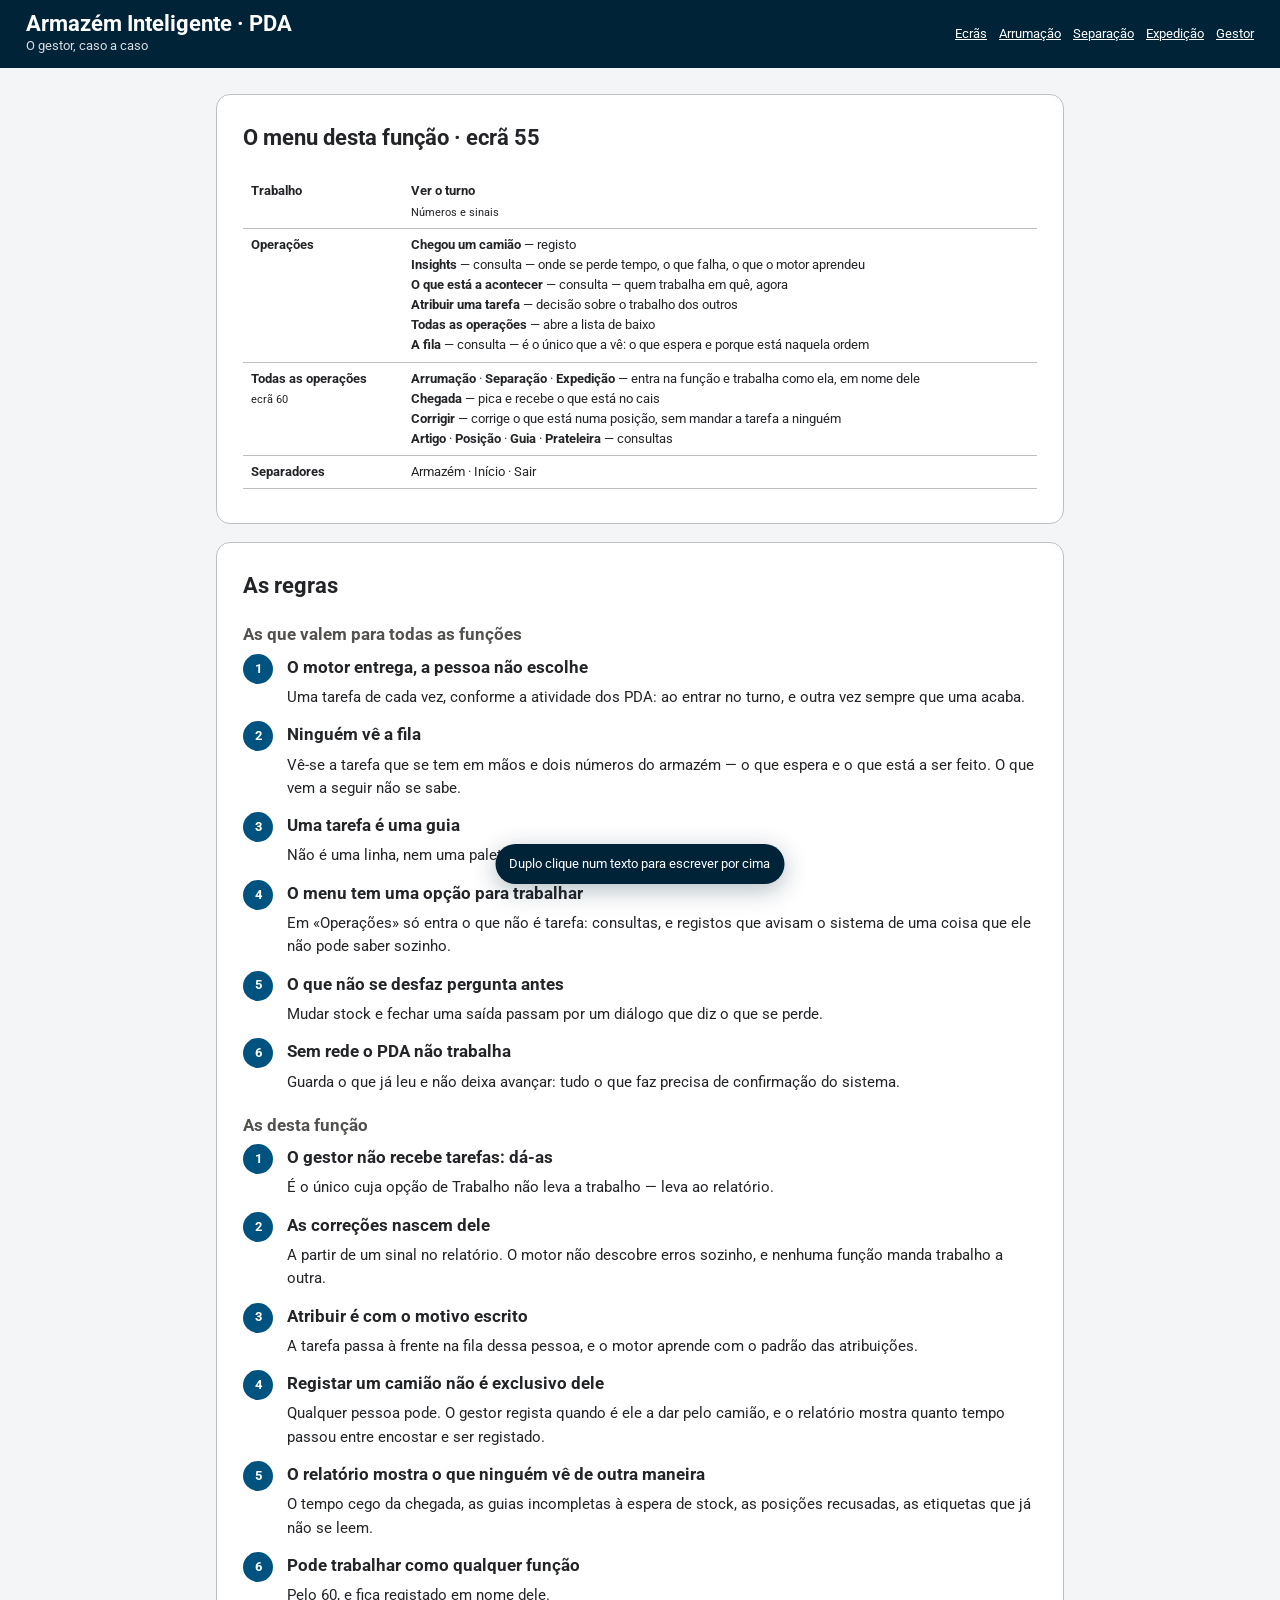
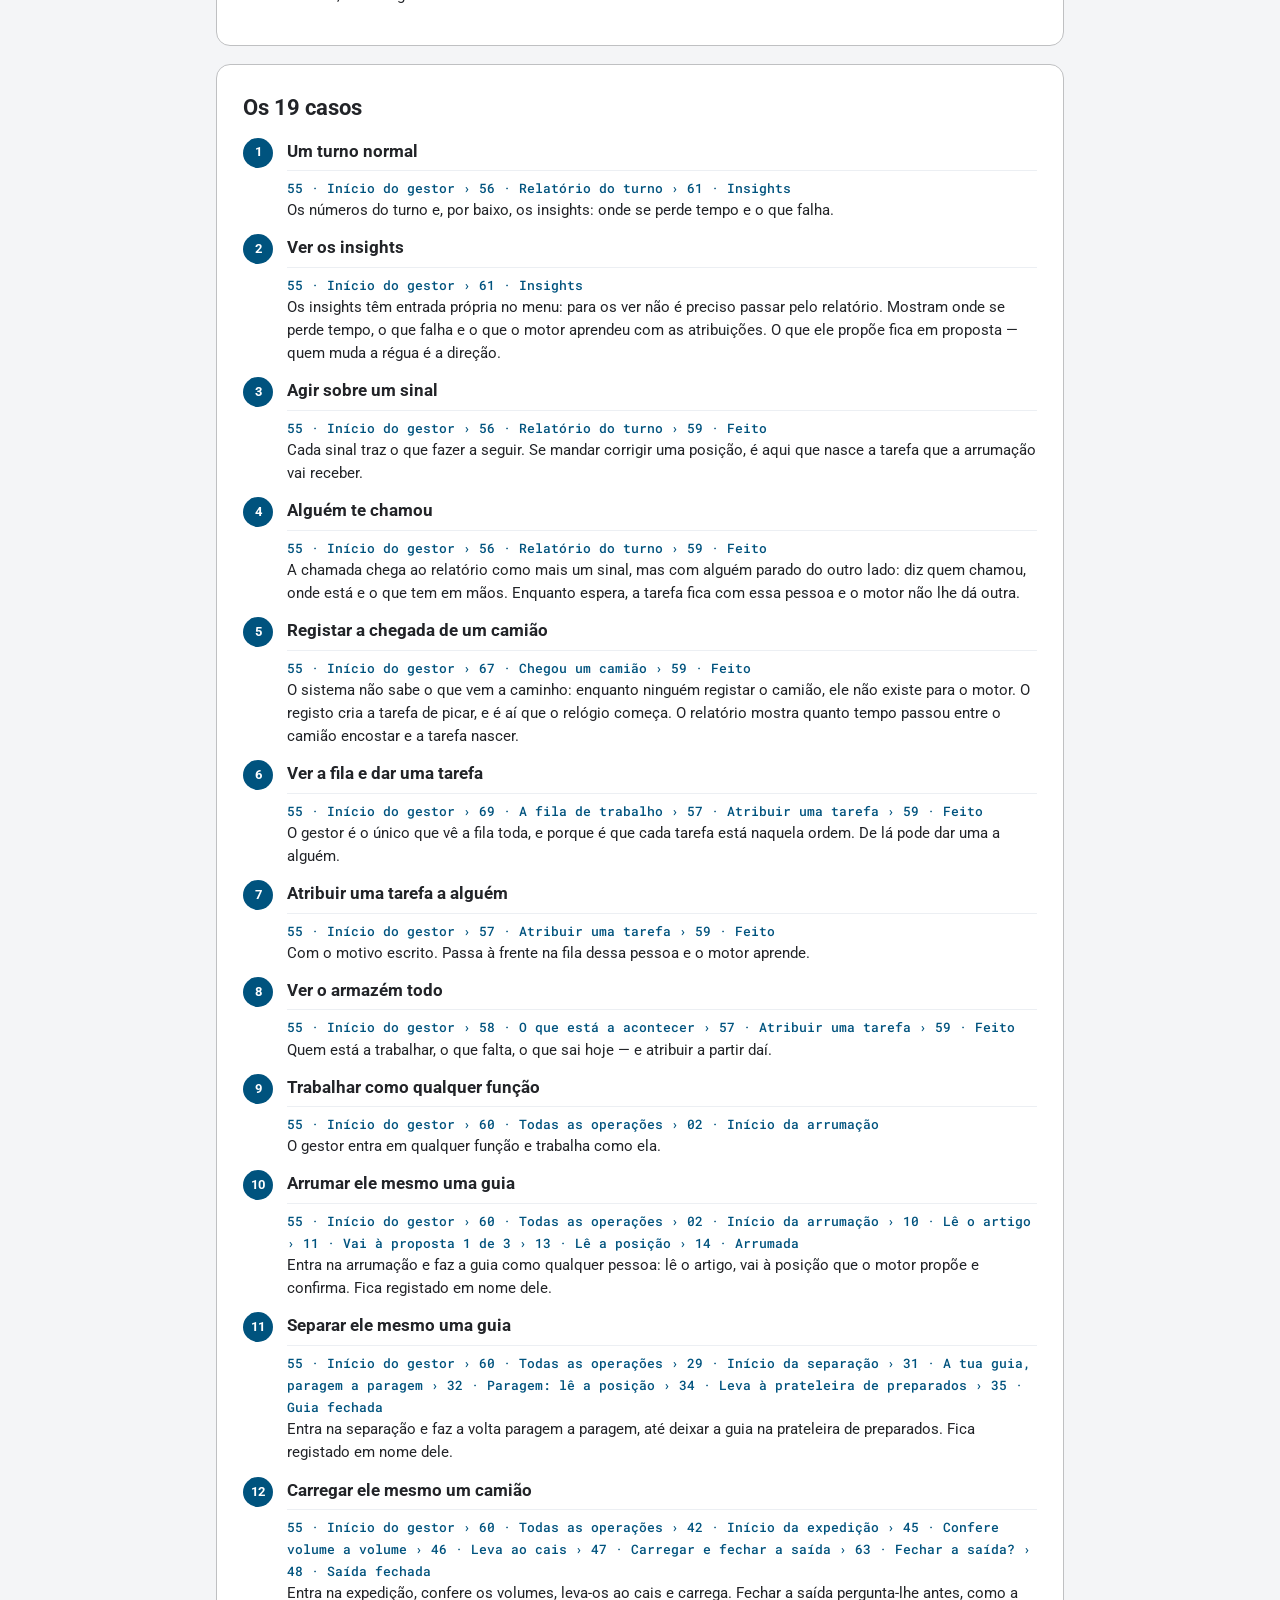
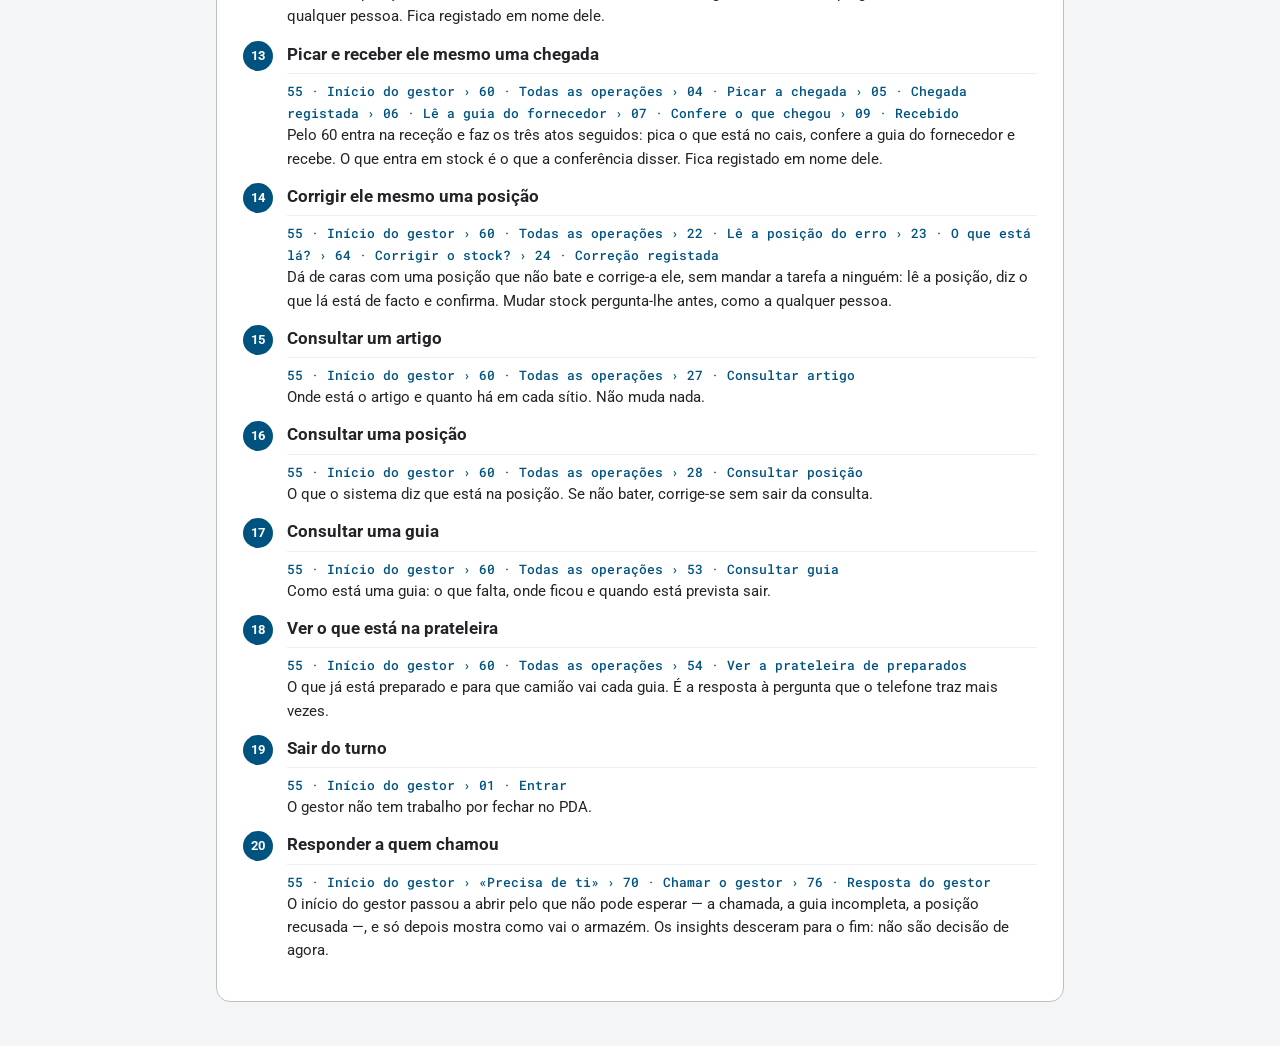
<file: web/resumo-gestor.html>
<!DOCTYPE html>
<html lang="pt">
<head>
<meta charset="utf-8">
<meta name="viewport" content="width=device-width, initial-scale=1">
<title>O gestor, caso a caso — Ecrãs do PDA</title>
<meta name="description" content="Os casos do gestor, com os ecrãs de cada um.">
<link rel="icon" href="assets/img/simbolo-app.svg" type="image/svg+xml">
<link rel="stylesheet" href="assets/css/tokens.css">
<link rel="stylesheet" href="assets/css/base.css">
<link rel="stylesheet" href="assets/css/documentacao.css">
<style>
  /* O mesmo desenho do resumo da arrumação: os casos numerados, o caminho de
     ecrãs por baixo do título, e a frase que diz o que acontece. */
  .casos, .regras { list-style: none; margin: 0; padding: 0; counter-reset: caso; }
  .casos > li, .regras > li { counter-increment: caso; margin: 0 0 var(--e-lg); padding-left: 44px; position: relative; }
  .casos > li::before, .regras > li::before {
    content: counter(caso); position: absolute; left: 0; top: 0;
    width: 30px; height: 30px; display: grid; place-items: center;
    background: var(--c-acento); color: #fff; border-radius: 50%;
    font-size: var(--t-small); font-weight: 700;
  }
  .casos h3, .regras h3 { margin: 4px 0 6px; font-size: var(--t-lead); }
  .caminho { margin: 0 0 4px; font-family: var(--f-mono, monospace); font-size: var(--t-small); color: var(--c-acento); line-height: 1.7; }
  .casos p, .regras p { margin: 0; }
  .porrever { border-left: 3px solid var(--c-acao); padding-left: var(--e-lg); }
  .regras__grupo { font-size: var(--t-lead); margin: var(--e-lg) 0 var(--e-md); color: var(--c-texto-2); }
  .casos > li > h3, .regras > li > h3 { margin-top: 0; }
</style>
</head>
<body>

<a class="skip-link" href="#conteudo">Saltar para o conteúdo</a>

<header class="doc-topo">
  <div>
    <h1 class="doc-topo__titulo">Armazém Inteligente · PDA</h1>
    <p class="doc-topo__sub">O gestor, caso a caso</p>
  </div>
  <nav class="doc-topo__nav" aria-label="Páginas">
    <a href="index.html">Ecrãs</a>
    <a href="resumo-arrumacao.html">Arrumação</a>
    <a href="resumo-separacao.html">Separação</a>
    <a href="resumo-expedicao.html">Expedição</a>
    <a href="resumo-gestor.html">Gestor</a>
    
  </nav>
</header>

<div class="doc-corpo doc-corpo--simples">
  <main class="doc-conteudo" id="conteudo">

    <section class="seccao" id="menu">
      <h2>O menu desta função · ecrã 55</h2>
      <div class="rolo">
        <table class="tabela">
          <tbody>
            <tr><td><b>Trabalho</b></td><td><b>Ver o turno</b><br><small>Números e sinais</small></td></tr>
            <tr><td><b>Operações</b></td><td><b>Chegou um camião</b> — registo<br><b>Insights</b> — consulta — onde se perde tempo, o que falha, o que o motor aprendeu<br><b>O que está a acontecer</b> — consulta — quem trabalha em quê, agora<br><b>Atribuir uma tarefa</b> — decisão sobre o trabalho dos outros<br><b>Todas as operações</b> — abre a lista de baixo<br><b>A fila</b> — consulta — é o único que a vê: o que espera e porque está naquela ordem</td></tr>
            <tr><td><b>Todas as operações</b><br><small>ecrã 60</small></td><td><b>Arrumação</b> · <b>Separação</b> · <b>Expedição</b> — entra na função e trabalha como ela, em nome dele<br><b>Chegada</b> — pica e recebe o que está no cais<br><b>Corrigir</b> — corrige o que está numa posição, sem mandar a tarefa a ninguém<br><b>Artigo</b> · <b>Posição</b> · <b>Guia</b> · <b>Prateleira</b> — consultas</td></tr>
            <tr><td><b>Separadores</b></td><td>Armazém · Início · Sair</td></tr>
          </tbody>
        </table>
      </div>
    </section>

    <section class="seccao" id="regras">
      <h2>As regras</h2>
      <h3 class="regras__grupo">As que valem para todas as funções</h3>
      <ol class="regras">
        <li><h3>O motor entrega, a pessoa não escolhe</h3><p>Uma tarefa de cada vez, conforme a atividade dos PDA: ao entrar no turno, e outra vez sempre que uma acaba.</p></li>
        <li><h3>Ninguém vê a fila</h3><p>Vê-se a tarefa que se tem em mãos e dois números do armazém — o que espera e o que está a ser feito. O que vem a seguir não se sabe.</p></li>
        <li><h3>Uma tarefa é uma guia</h3><p>Não é uma linha, nem uma palete, nem um lote de guias.</p></li>
        <li><h3>O menu tem uma opção para trabalhar</h3><p>Em «Operações» só entra o que não é tarefa: consultas, e registos que avisam o sistema de uma coisa que ele não pode saber sozinho.</p></li>
        <li><h3>O que não se desfaz pergunta antes</h3><p>Mudar stock e fechar uma saída passam por um diálogo que diz o que se perde.</p></li>
        <li><h3>Sem rede o PDA não trabalha</h3><p>Guarda o que já leu e não deixa avançar: tudo o que faz precisa de confirmação do sistema.</p></li>
      </ol>
      <h3 class="regras__grupo">As desta função</h3>
      <ol class="regras">
        <li><h3>O gestor não recebe tarefas: dá-as</h3><p>É o único cuja opção de Trabalho não leva a trabalho — leva ao relatório.</p></li>
        <li><h3>As correções nascem dele</h3><p>A partir de um sinal no relatório. O motor não descobre erros sozinho, e nenhuma função manda trabalho a outra.</p></li>
        <li><h3>Atribuir é com o motivo escrito</h3><p>A tarefa passa à frente na fila dessa pessoa, e o motor aprende com o padrão das atribuições.</p></li>
        <li><h3>Registar um camião não é exclusivo dele</h3><p>Qualquer pessoa pode. O gestor regista quando é ele a dar pelo camião, e o relatório mostra quanto tempo passou entre encostar e ser registado.</p></li>
        <li><h3>O relatório mostra o que ninguém vê de outra maneira</h3><p>O tempo cego da chegada, as guias incompletas à espera de stock, as posições recusadas, as etiquetas que já não se leem.</p></li>
        <li><h3>Pode trabalhar como qualquer função</h3><p>Pelo 60, e fica registado em nome dele.</p></li>
      </ol>
    </section>

    <section class="seccao" id="gestor">
      <h2>Os 19 casos</h2>
      <ol class="casos" id="lista-casos">
        <li>
          <h3>Um turno normal</h3>
          <p class="caminho">55 · Início do gestor › 56 · Relatório do turno › 61 · Insights</p>
          <p>Os números do turno e, por baixo, os insights: onde se perde tempo e o que falha.</p>
        </li>
        <li>
          <h3>Ver os insights</h3>
          <p class="caminho">55 · Início do gestor › 61 · Insights</p>
          <p>Os insights têm entrada própria no menu: para os ver não é preciso passar pelo relatório. Mostram onde se perde tempo, o que falha e o que o motor aprendeu com as atribuições. O que ele propõe fica em proposta — quem muda a régua é a direção.</p>
        </li>
        <li>
          <h3>Agir sobre um sinal</h3>
          <p class="caminho">55 · Início do gestor › 56 · Relatório do turno › 59 · Feito</p>
          <p>Cada sinal traz o que fazer a seguir. Se mandar corrigir uma posição, é aqui que nasce a tarefa que a arrumação vai receber.</p>
        </li>
        <li>
          <h3>Alguém te chamou</h3>
          <p class="caminho">55 · Início do gestor › 56 · Relatório do turno › 59 · Feito</p>
          <p>A chamada chega ao relatório como mais um sinal, mas com alguém parado do outro lado: diz quem chamou, onde está e o que tem em mãos. Enquanto espera, a tarefa fica com essa pessoa e o motor não lhe dá outra.</p>
        </li>
        <li>
          <h3>Registar a chegada de um camião</h3>
          <p class="caminho">55 · Início do gestor › 67 · Chegou um camião › 59 · Feito</p>
          <p>O sistema não sabe o que vem a caminho: enquanto ninguém registar o camião, ele não existe para o motor. O registo cria a tarefa de picar, e é aí que o relógio começa. O relatório mostra quanto tempo passou entre o camião encostar e a tarefa nascer.</p>
        </li>
        <li>
          <h3>Ver a fila e dar uma tarefa</h3>
          <p class="caminho">55 · Início do gestor › 69 · A fila de trabalho › 57 · Atribuir uma tarefa › 59 · Feito</p>
          <p>O gestor é o único que vê a fila toda, e porque é que cada tarefa está naquela ordem. De lá pode dar uma a alguém.</p>
        </li>
        <li>
          <h3>Atribuir uma tarefa a alguém</h3>
          <p class="caminho">55 · Início do gestor › 57 · Atribuir uma tarefa › 59 · Feito</p>
          <p>Com o motivo escrito. Passa à frente na fila dessa pessoa e o motor aprende.</p>
        </li>
        <li>
          <h3>Ver o armazém todo</h3>
          <p class="caminho">55 · Início do gestor › 58 · O que está a acontecer › 57 · Atribuir uma tarefa › 59 · Feito</p>
          <p>Quem está a trabalhar, o que falta, o que sai hoje — e atribuir a partir daí.</p>
        </li>
        <li>
          <h3>Trabalhar como qualquer função</h3>
          <p class="caminho">55 · Início do gestor › 60 · Todas as operações › 02 · Início da arrumação</p>
          <p>O gestor entra em qualquer função e trabalha como ela.</p>
        </li>
        <li>
          <h3>Arrumar ele mesmo uma guia</h3>
          <p class="caminho">55 · Início do gestor › 60 · Todas as operações › 02 · Início da arrumação › 10 · Lê o artigo › 11 · Vai à proposta 1 de 3 › 13 · Lê a posição › 14 · Arrumada</p>
          <p>Entra na arrumação e faz a guia como qualquer pessoa: lê o artigo, vai à posição que o motor propõe e confirma. Fica registado em nome dele.</p>
        </li>
        <li>
          <h3>Separar ele mesmo uma guia</h3>
          <p class="caminho">55 · Início do gestor › 60 · Todas as operações › 29 · Início da separação › 31 · A tua guia, paragem a paragem › 32 · Paragem: lê a posição › 34 · Leva à prateleira de preparados › 35 · Guia fechada</p>
          <p>Entra na separação e faz a volta paragem a paragem, até deixar a guia na prateleira de preparados. Fica registado em nome dele.</p>
        </li>
        <li>
          <h3>Carregar ele mesmo um camião</h3>
          <p class="caminho">55 · Início do gestor › 60 · Todas as operações › 42 · Início da expedição › 45 · Confere volume a volume › 46 · Leva ao cais › 47 · Carregar e fechar a saída › 63 · Fechar a saída? › 48 · Saída fechada</p>
          <p>Entra na expedição, confere os volumes, leva-os ao cais e carrega. Fechar a saída pergunta-lhe antes, como a qualquer pessoa. Fica registado em nome dele.</p>
        </li>
        <li>
          <h3>Picar e receber ele mesmo uma chegada</h3>
          <p class="caminho">55 · Início do gestor › 60 · Todas as operações › 04 · Picar a chegada › 05 · Chegada registada › 06 · Lê a guia do fornecedor › 07 · Confere o que chegou › 09 · Recebido</p>
          <p>Pelo 60 entra na receção e faz os três atos seguidos: pica o que está no cais, confere a guia do fornecedor e recebe. O que entra em stock é o que a conferência disser. Fica registado em nome dele.</p>
        </li>
        <li>
          <h3>Corrigir ele mesmo uma posição</h3>
          <p class="caminho">55 · Início do gestor › 60 · Todas as operações › 22 · Lê a posição do erro › 23 · O que está lá? › 64 · Corrigir o stock? › 24 · Correção registada</p>
          <p>Dá de caras com uma posição que não bate e corrige-a ele, sem mandar a tarefa a ninguém: lê a posição, diz o que lá está de facto e confirma. Mudar stock pergunta-lhe antes, como a qualquer pessoa.</p>
        </li>
        <li>
          <h3>Consultar um artigo</h3>
          <p class="caminho">55 · Início do gestor › 60 · Todas as operações › 27 · Consultar artigo</p>
          <p>Onde está o artigo e quanto há em cada sítio. Não muda nada.</p>
        </li>
        <li>
          <h3>Consultar uma posição</h3>
          <p class="caminho">55 · Início do gestor › 60 · Todas as operações › 28 · Consultar posição</p>
          <p>O que o sistema diz que está na posição. Se não bater, corrige-se sem sair da consulta.</p>
        </li>
        <li>
          <h3>Consultar uma guia</h3>
          <p class="caminho">55 · Início do gestor › 60 · Todas as operações › 53 · Consultar guia</p>
          <p>Como está uma guia: o que falta, onde ficou e quando está prevista sair.</p>
        </li>
        <li>
          <h3>Ver o que está na prateleira</h3>
          <p class="caminho">55 · Início do gestor › 60 · Todas as operações › 54 · Ver a prateleira de preparados</p>
          <p>O que já está preparado e para que camião vai cada guia. É a resposta à pergunta que o telefone traz mais vezes.</p>
        </li>
        <li>
          <h3>Sair do turno</h3>
          <p class="caminho">55 · Início do gestor › 01 · Entrar</p>
          <p>O gestor não tem trabalho por fechar no PDA.</p>
        </li>
        <li>
          <h3>Responder a quem chamou</h3>
          <p class="caminho">55 · Início do gestor › «Precisa de ti» › 70 · Chamar o gestor › 76 · Resposta do gestor</p>
          <p>O início do gestor passou a abrir pelo que não pode esperar — a chamada, a guia incompleta, a posição recusada —, e só depois mostra como vai o armazém. Os insights desceram para o fim: não são decisão de agora.</p>
        </li>
      </ol>
    </section>

  </main>
</div>

<script src="assets/js/traducao.js"></script>
<script src="assets/js/escrever.js"></script>
</body>
</html>
</file>
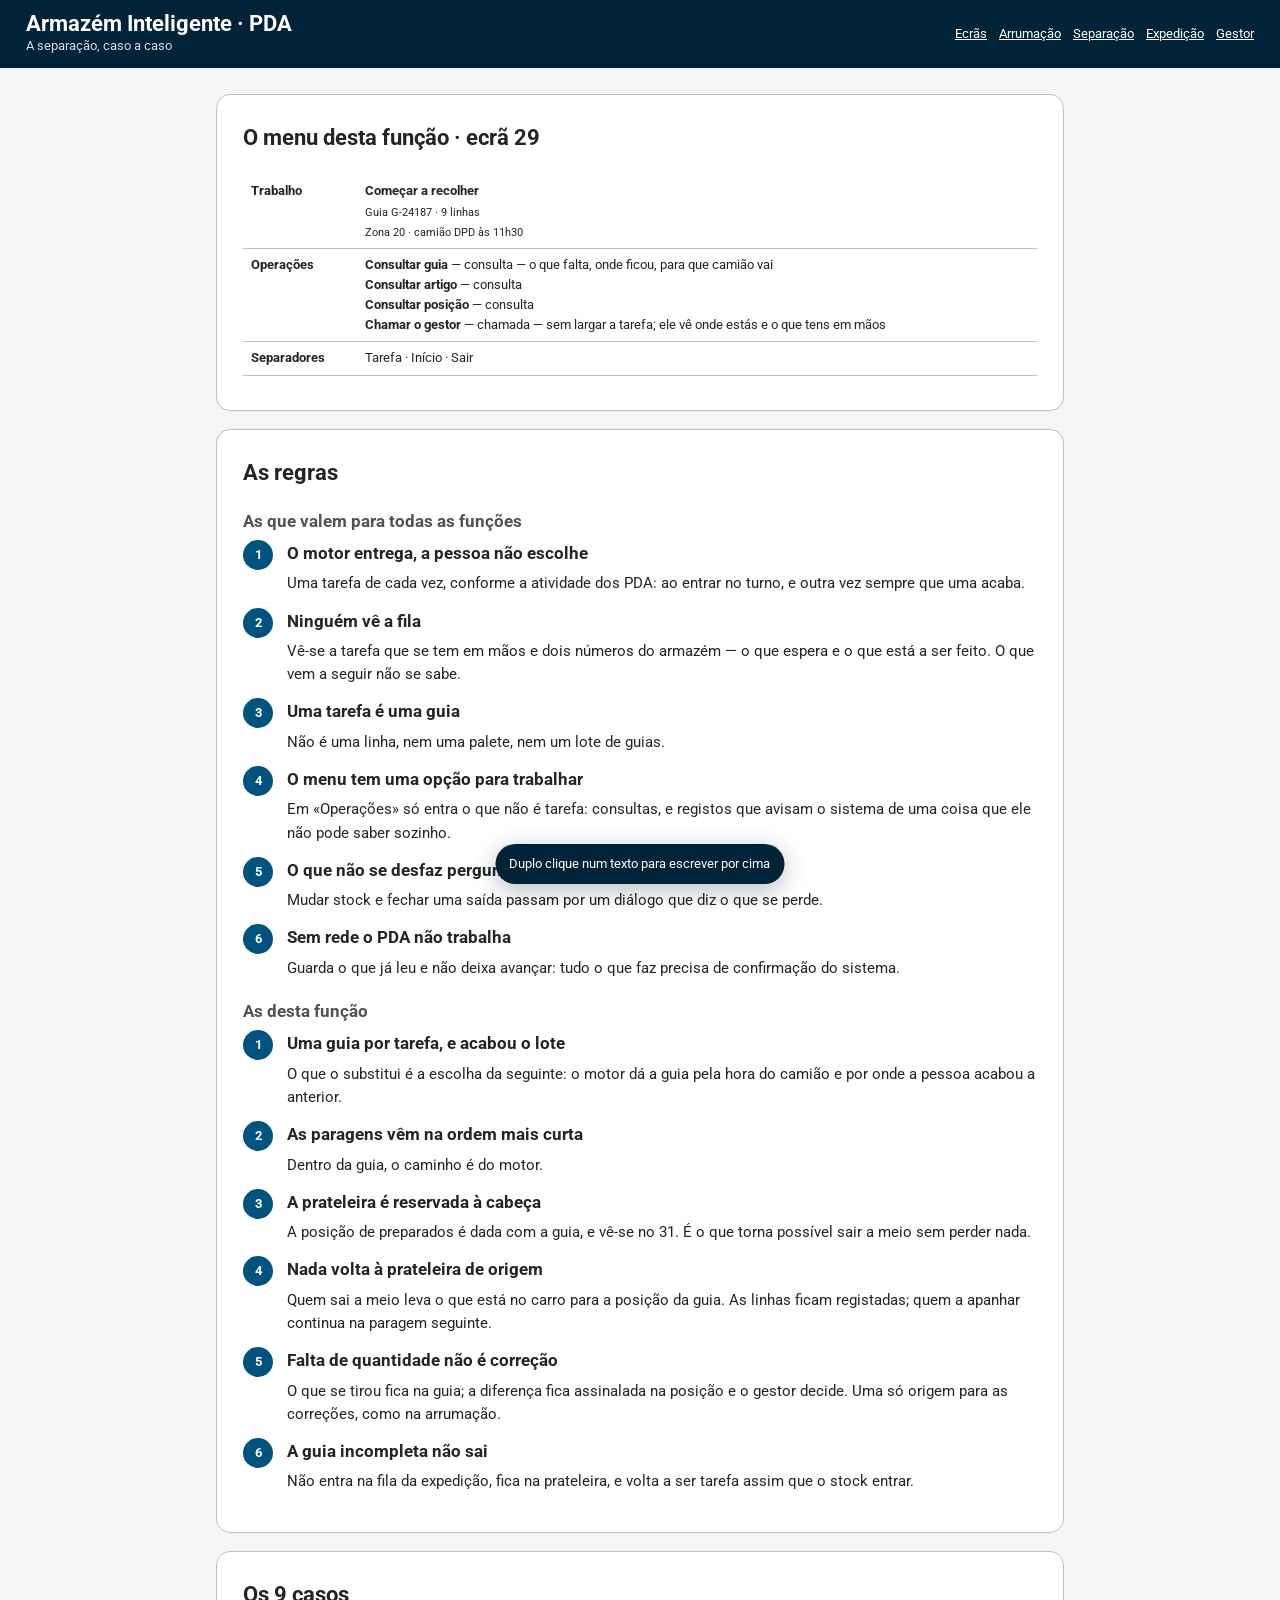
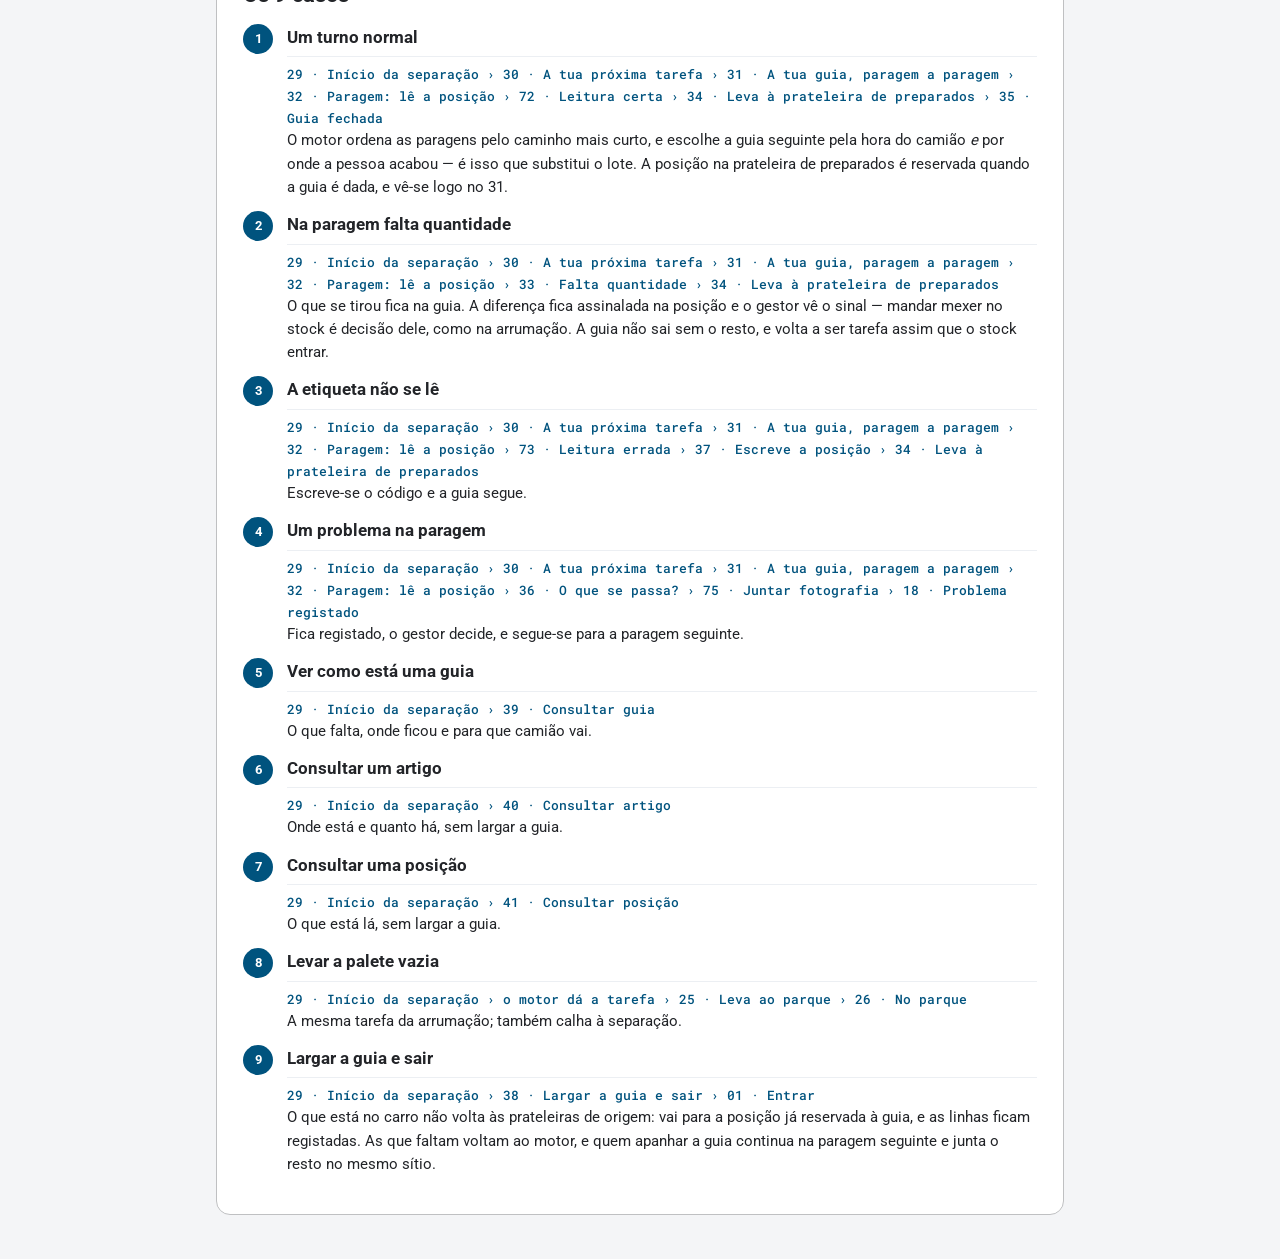
<file: web/resumo-separacao.html>
<!DOCTYPE html>
<html lang="pt">
<head>
<meta charset="utf-8">
<meta name="viewport" content="width=device-width, initial-scale=1">
<title>A separação, caso a caso — Ecrãs do PDA</title>
<meta name="description" content="Os nove casos da separação, com os ecrãs de cada um.">
<link rel="icon" href="assets/img/simbolo-app.svg" type="image/svg+xml">
<link rel="stylesheet" href="assets/css/tokens.css">
<link rel="stylesheet" href="assets/css/base.css">
<link rel="stylesheet" href="assets/css/documentacao.css">
<style>
  /* O mesmo desenho do resumo da arrumação: os casos numerados, o caminho de
     ecrãs por baixo do título, e a frase que diz o que acontece. */
  .casos, .regras { list-style: none; margin: 0; padding: 0; counter-reset: caso; }
  .casos > li, .regras > li { counter-increment: caso; margin: 0 0 var(--e-lg); padding-left: 44px; position: relative; }
  .casos > li::before, .regras > li::before {
    content: counter(caso); position: absolute; left: 0; top: 0;
    width: 30px; height: 30px; display: grid; place-items: center;
    background: var(--c-acento); color: #fff; border-radius: 50%;
    font-size: var(--t-small); font-weight: 700;
  }
  .casos h3, .regras h3 { margin: 4px 0 6px; font-size: var(--t-lead); }
  .caminho { margin: 0 0 4px; font-family: var(--f-mono, monospace); font-size: var(--t-small); color: var(--c-acento); line-height: 1.7; }
  .casos p, .regras p { margin: 0; }
  .porrever { border-left: 3px solid var(--c-acao); padding-left: var(--e-lg); }
  .regras__grupo { font-size: var(--t-lead); margin: var(--e-lg) 0 var(--e-md); color: var(--c-texto-2); }
  .casos > li > h3, .regras > li > h3 { margin-top: 0; }
</style>
</head>
<body>

<a class="skip-link" href="#conteudo">Saltar para o conteúdo</a>

<header class="doc-topo">
  <div>
    <h1 class="doc-topo__titulo">Armazém Inteligente · PDA</h1>
    <p class="doc-topo__sub">A separação, caso a caso</p>
  </div>
  <nav class="doc-topo__nav" aria-label="Páginas">
    <a href="index.html">Ecrãs</a>
    <a href="resumo-arrumacao.html">Arrumação</a>
    <a href="resumo-separacao.html">Separação</a>
    <a href="resumo-expedicao.html">Expedição</a>
    <a href="resumo-gestor.html">Gestor</a>
    
  </nav>
</header>

<div class="doc-corpo doc-corpo--simples">
  <main class="doc-conteudo" id="conteudo">

    <section class="seccao" id="menu">
      <h2>O menu desta função · ecrã 29</h2>
      <div class="rolo">
        <table class="tabela">
          <tbody>
            <tr><td><b>Trabalho</b></td><td><b>Começar a recolher</b><br><small>Guia G-24187 · 9 linhas<br>Zona 20 · camião DPD às 11h30</small></td></tr>
            <tr><td><b>Operações</b></td><td><b>Consultar guia</b> — consulta — o que falta, onde ficou, para que camião vai<br><b>Consultar artigo</b> — consulta<br><b>Consultar posição</b> — consulta<br><b>Chamar o gestor</b> — chamada — sem largar a tarefa; ele vê onde estás e o que tens em mãos</td></tr>
            <tr><td><b>Separadores</b></td><td>Tarefa · Início · Sair</td></tr>
          </tbody>
        </table>
      </div>
    </section>

    <section class="seccao" id="regras">
      <h2>As regras</h2>
      <h3 class="regras__grupo">As que valem para todas as funções</h3>
      <ol class="regras">
        <li><h3>O motor entrega, a pessoa não escolhe</h3><p>Uma tarefa de cada vez, conforme a atividade dos PDA: ao entrar no turno, e outra vez sempre que uma acaba.</p></li>
        <li><h3>Ninguém vê a fila</h3><p>Vê-se a tarefa que se tem em mãos e dois números do armazém — o que espera e o que está a ser feito. O que vem a seguir não se sabe.</p></li>
        <li><h3>Uma tarefa é uma guia</h3><p>Não é uma linha, nem uma palete, nem um lote de guias.</p></li>
        <li><h3>O menu tem uma opção para trabalhar</h3><p>Em «Operações» só entra o que não é tarefa: consultas, e registos que avisam o sistema de uma coisa que ele não pode saber sozinho.</p></li>
        <li><h3>O que não se desfaz pergunta antes</h3><p>Mudar stock e fechar uma saída passam por um diálogo que diz o que se perde.</p></li>
        <li><h3>Sem rede o PDA não trabalha</h3><p>Guarda o que já leu e não deixa avançar: tudo o que faz precisa de confirmação do sistema.</p></li>
      </ol>
      <h3 class="regras__grupo">As desta função</h3>
      <ol class="regras">
        <li><h3>Uma guia por tarefa, e acabou o lote</h3><p>O que o substitui é a escolha da seguinte: o motor dá a guia pela hora do camião e por onde a pessoa acabou a anterior.</p></li>
        <li><h3>As paragens vêm na ordem mais curta</h3><p>Dentro da guia, o caminho é do motor.</p></li>
        <li><h3>A prateleira é reservada à cabeça</h3><p>A posição de preparados é dada com a guia, e vê-se no 31. É o que torna possível sair a meio sem perder nada.</p></li>
        <li><h3>Nada volta à prateleira de origem</h3><p>Quem sai a meio leva o que está no carro para a posição da guia. As linhas ficam registadas; quem a apanhar continua na paragem seguinte.</p></li>
        <li><h3>Falta de quantidade não é correção</h3><p>O que se tirou fica na guia; a diferença fica assinalada na posição e o gestor decide. Uma só origem para as correções, como na arrumação.</p></li>
        <li><h3>A guia incompleta não sai</h3><p>Não entra na fila da expedição, fica na prateleira, e volta a ser tarefa assim que o stock entrar.</p></li>
      </ol>
    </section>

    <section class="seccao" id="separacao">
      <h2>Os 9 casos</h2>
      <ol class="casos" id="lista-casos">
        <li>
          <h3>Um turno normal</h3>
          <p class="caminho">29 · Início da separação › 30 · A tua próxima tarefa › 31 · A tua guia, paragem a paragem › 32 · Paragem: lê a posição › 72 · Leitura certa › 34 · Leva à prateleira de preparados › 35 · Guia fechada</p>
          <p>O motor ordena as paragens pelo caminho mais curto, e escolhe a guia seguinte pela hora do camião <i>e</i> por onde a pessoa acabou — é isso que substitui o lote. A posição na prateleira de preparados é reservada quando a guia é dada, e vê-se logo no 31.</p>
        </li>
        <li>
          <h3>Na paragem falta quantidade</h3>
          <p class="caminho">29 · Início da separação › 30 · A tua próxima tarefa › 31 · A tua guia, paragem a paragem › 32 · Paragem: lê a posição › 33 · Falta quantidade › 34 · Leva à prateleira de preparados</p>
          <p>O que se tirou fica na guia. A diferença fica assinalada na posição e o gestor vê o sinal — mandar mexer no stock é decisão dele, como na arrumação. A guia não sai sem o resto, e volta a ser tarefa assim que o stock entrar.</p>
        </li>
        <li>
          <h3>A etiqueta não se lê</h3>
          <p class="caminho">29 · Início da separação › 30 · A tua próxima tarefa › 31 · A tua guia, paragem a paragem › 32 · Paragem: lê a posição › 73 · Leitura errada › 37 · Escreve a posição › 34 · Leva à prateleira de preparados</p>
          <p>Escreve-se o código e a guia segue.</p>
        </li>
        <li>
          <h3>Um problema na paragem</h3>
          <p class="caminho">29 · Início da separação › 30 · A tua próxima tarefa › 31 · A tua guia, paragem a paragem › 32 · Paragem: lê a posição › 36 · O que se passa? › 75 · Juntar fotografia › 18 · Problema registado</p>
          <p>Fica registado, o gestor decide, e segue-se para a paragem seguinte.</p>
        </li>
        <li>
          <h3>Ver como está uma guia</h3>
          <p class="caminho">29 · Início da separação › 39 · Consultar guia</p>
          <p>O que falta, onde ficou e para que camião vai.</p>
        </li>
        <li>
          <h3>Consultar um artigo</h3>
          <p class="caminho">29 · Início da separação › 40 · Consultar artigo</p>
          <p>Onde está e quanto há, sem largar a guia.</p>
        </li>
        <li>
          <h3>Consultar uma posição</h3>
          <p class="caminho">29 · Início da separação › 41 · Consultar posição</p>
          <p>O que está lá, sem largar a guia.</p>
        </li>
        <li>
          <h3>Levar a palete vazia</h3>
          <p class="caminho">29 · Início da separação › o motor dá a tarefa › 25 · Leva ao parque › 26 · No parque</p>
          <p>A mesma tarefa da arrumação; também calha à separação.</p>
        </li>
        <li>
          <h3>Largar a guia e sair</h3>
          <p class="caminho">29 · Início da separação › 38 · Largar a guia e sair › 01 · Entrar</p>
          <p>O que está no carro não volta às prateleiras de origem: vai para a posição já reservada à guia, e as linhas ficam registadas. As que faltam voltam ao motor, e quem apanhar a guia continua na paragem seguinte e junta o resto no mesmo sítio.</p>
        </li>
      </ol>
    </section>

  </main>
</div>

<script src="assets/js/traducao.js"></script>
<script src="assets/js/escrever.js"></script>
</body>
</html>
</file>
<file: web/assets/css/tokens.css>
/* =========================================================
   ARMAZÉM INTELIGENTE — tokens do PDA
   Copiados sem alterar do sistema de design do dossiê
   (pda-docs/05-design/03-sistema-de-design, que os tira de
   core/design/Theme.kt). Este ficheiro é a única fonte da verdade:
   nenhum ecrã escreve uma cor, um tamanho ou uma folga à mão.

   O PDA não tem tema escuro. O EDA61K trabalha num armazém com a luz
   do armazém, e o sistema de design só define um jogo de cores — por
   isso aqui não há [data-theme], nem regra prefers-color-scheme.
   ========================================================= */

/* Roboto é a letra do Android, e é a que o EDA61K já traz. Vem em woff2
   variável — um ficheiro serve os três pesos. */
@font-face { font-family:'Roboto'; font-style:normal; font-weight:400 700; font-display:swap;
  src:url('../fonts/roboto-latin.woff2') format('woff2');
  unicode-range:U+0000-00FF,U+0131,U+0152-0153,U+02BB-02BC,U+02C6,U+02DA,U+02DC,U+0304,U+0308,U+0329,U+2000-206F,U+20AC,U+2122,U+2191,U+2193,U+2212,U+2215,U+FEFF,U+FFFD; }
@font-face { font-family:'Roboto'; font-style:normal; font-weight:400 700; font-display:swap;
  src:url('../fonts/roboto-latin-ext.woff2') format('woff2');
  unicode-range:U+0100-02BA,U+02BD-02C5,U+02C7-02CC,U+02CE-02D7,U+02DD-02FF,U+1E00-1E9F,U+1EF2-1EFF,U+2020,U+20A0-20AB,U+20AD-20C0,U+2113,U+2C60-2C7F,U+A720-A7FF; }
/* Motor é a letra da marca, e só da marca: a palavra ROMAFE. Vem do
   Figma-WebShop-GoParts, onde a marca tem o mesmo desenho. */
@font-face { font-family:'Motor'; font-style:normal; font-weight:400 700; font-display:swap;
  src:url('../fonts/motor-latin.woff2') format('woff2'); }
@font-face { font-family:'Roboto Mono'; font-style:normal; font-weight:500; font-display:swap;
  src:url('../fonts/roboto-mono-latin.woff2') format('woff2');
  unicode-range:U+0000-00FF,U+2000-206F,U+20AC,U+2122,U+FEFF,U+FFFD; }
@font-face { font-family:'Roboto Mono'; font-style:normal; font-weight:500; font-display:swap;
  src:url('../fonts/roboto-mono-latin-ext.woff2') format('woff2');
  unicode-range:U+0100-02BA,U+1E00-1E9F,U+20A0-20C0; }


:root {
  /* ---------- cor — marca (03 §2.1) ---------- */
  --c-acento:        #00537e;   /* cabeçalhos, ligações, seleção */
  --c-acao:          #ef7b10;   /* o botão principal — um por ecrã */
  --c-acao-premido:  #d26c0e;
  --c-cinzento:      #bfc0c2;   /* separadores, molduras */
  --c-invertido:     #012338;   /* faixas e barras */

  /* ---------- cor — superfície e texto (03 §2.2) ---------- */
  --c-fundo:         #f4f5f7;
  --c-cartao:        #ffffff;
  --c-texto:         #222428;
  --c-texto-2:       #52514e;   /* texto secundário */
  --c-texto-3:       #6b6e74;   /* texto ténue */
  --c-sobre-marca:   #ffffff;

  /* ---------- cor — estado (03 §2.3) ----------
     O estado nunca se diz só pela cor: cada um tem cor, palavra e posição. */
  --c-bom:           #367c2b;
  --c-bom-suave:     #e7efe6;
  --c-aviso:         #876c0d;
  --c-aviso-suave:   #fdf5d5;
  --c-serio:         #a2451c;
  --c-erro:          #cf372d;
  --c-erro-suave:    #f9e7e6;
  --c-neutro:        #52514e;
  --c-neutro-suave:  #eceff3;

  /* ---------- tipografia (03 §3) — nove tamanhos, em sp ---------- */
  --f-base: 'Roboto', system-ui, "Segoe UI", Arial, sans-serif;
  --f-mono: 'Roboto Mono', ui-monospace, Consolas, monospace;
  --f-marca: 'Motor', 'Roboto', sans-serif;
  --t-micro:    10px;   /* etiquetas de canto */
  --t-tiny:     12px;   /* legendas */
  --t-small:    13px;   /* texto secundário */
  --t-body:     15px;   /* texto corrente */
  --t-lead:     17px;   /* primeira linha de um cartão */
  --t-big:      22px;   /* títulos de secção */
  --t-huge:     30px;   /* números do relatório */
  --t-giant:    40px;   /* a ordem do passo da missão */
  --t-colossal: 46px;   /* só o que se lê com o braço esticado */

  /* ---------- espaço e forma (03 §4), em dp ---------- */
  --e-xs:  2px;
  --e-sm:  6px;
  --e-md:  8px;
  --e-lg:  12px;
  --e-xl:  18px;
  --e-xxl: 26px;

  --r-sm:   6px;
  --r-md:   10px;
  --r-lg:   14px;
  --r-pill: 999px;

  /* ---------- alvos de toque (03 §4) ---------- */
  --alvo:    48px;   /* o mínimo — e o mínimo das WCAG */
  --alvo-lg: 62px;   /* a ação principal de cada ecrã */

  /* ---------- o aparelho ----------
     Honeywell EDA61K: 480 × 800 px a 240 dpi, que dão 320 × 533 dp. */
  --ecra-l: 320px;
  --ecra-a: 533px;
}


/* ---------- ACRESCENTOS ----------
   O que o sistema de design do PDA ainda não tem. Está marcado para se
   poder levar ao Theme.kt ou tirar. */
:root {
  /* O invertido a 45%: o véu da folha de exceção, que tem de deixar ver o
     passo por baixo, e o escuro por cima da fotografia do ecrã de entrar. */
  --c-veu: rgba(1, 35, 56, .45);

  /* O azul da palavra ROMAFE, o mesmo do GoParts em qualquer fundo. Não
     é o acento do PDA (#00537e): é a cor do nome, e não muda. */
  --c-logotipo: #2762a8;

  /* A barra de progresso dos passos: 4 dp, fora da escala de espaço porque
     é uma espessura e não uma folga. */
  --espessura-progresso: 4px;
}
</file>
<file: web/assets/css/base.css>
/* =========================================================
   ARMAZÉM INTELIGENTE — peças do PDA
   Os seis componentes do sistema (03 §5) e as peças pequenas que
   os ecrãs repetem. Nenhuma escreve uma cor: todas apontam para
   um valor de tokens.css.
   ========================================================= */

*, *::before, *::after { box-sizing: border-box; }
html, body { margin: 0; }
body { font-family: var(--f-base); color: var(--c-texto); }
p, h1, h2, h3 { margin: 0; }
code { font-family: var(--f-mono); }

.skip-link { position: absolute; left: -9999px; }
.skip-link:focus { left: var(--e-lg); top: var(--e-lg); z-index: 99; background: var(--c-cartao); padding: var(--e-md); }

/* ---------- o ecrã do aparelho ---------- */
.pda {
  position: relative;
  width: var(--ecra-l); height: var(--ecra-a);
  display: flex; flex-direction: column; overflow: hidden;
  background: var(--c-fundo); color: var(--c-texto);
  font-family: var(--f-base); font-size: var(--t-body); line-height: 1.3;
}

.corpo  { flex: 1; min-height: 0; padding: var(--e-md) var(--e-lg); display: flex; flex-direction: column; gap: var(--e-sm); overflow: hidden; }
.rodape { padding: var(--e-sm) var(--e-lg) var(--e-lg); display: flex; flex-direction: column; gap: var(--e-md); }

/* ---------- Faixa: quem é e se há rede, sempre no mesmo sítio ---------- */
.faixa {
  display: flex; align-items: center; gap: var(--e-md); flex: none;
  border-radius: 0 0 var(--r-lg) var(--r-lg);
  padding: var(--e-md) var(--e-lg);
  background: var(--c-invertido); color: var(--c-sobre-marca);
  font-size: var(--t-small);
}
.faixa__icone   { width: 20px; height: 18px; flex: none; }   /* o símbolo da app, ver img/simbolo-app.svg */
.faixa__divisor { width: 2px; height: 16px; background: var(--c-acao); flex: none; }
.faixa__perfil  { font-size: var(--t-tiny); font-weight: 700; letter-spacing: .04em; text-transform: uppercase; }
.faixa__nome    { margin-left: auto; font-weight: 700; }
.faixa__rede    { display: flex; align-items: center; gap: var(--e-sm); }
.faixa__ponto   { width: 8px; height: 8px; border-radius: var(--r-pill); background: var(--c-bom); }
/* Sem rede, a faixa não muda de cor: muda de palavra, e o ponto apaga-se.
   Vermelho sobre o invertido não se lê, e a cor sozinha não diz estado — 03 §2.3. */
.faixa__rede--sem { font-weight: 700; text-transform: uppercase; letter-spacing: .04em; font-size: var(--t-tiny); }
.faixa__rede--sem .faixa__ponto { background: var(--c-cinzento); }

/* ---------- Voltar e chamar o gestor, em todos os ecrãs — 30 de setembro ----
   Não ganham linha própria: a faixa e o topo são a única barra do ecrã, e uma
   segunda linha tirava 48 dp ao corpo, que já está cheio. Na faixa, o «voltar»
   toma o lugar do símbolo da app — que fica nos ecrãs de início, de onde não
   se volta a lado nenhum — e o «chamar» o lugar do retrato, que dizia o que o
   nome ao lado já diz. Ocupam a mesma caixa de 24 dp que ocupavam, para a
   faixa não mudar de altura e não cortar o último botão dos ecrãs cheios; o
   alvo de toque cresce por fora, no ::after, e não empurra nada. */
.faixa__voltar, .faixa__chamar {
  position: relative; flex: none;
  display: flex; align-items: center; justify-content: center;
  width: 24px; height: 24px; padding: 0;
  border: 0; background: none; color: inherit;
}
.faixa__voltar::after, .faixa__chamar::after {
  content: ""; position: absolute; inset: calc(-1 * var(--e-md)) calc(-1 * var(--e-sm));
}
.faixa__voltar svg, .faixa__chamar svg, .topo__chamar svg { width: 20px; height: 20px; }

/* O fim do topo: a rede e o chamar, na mesma célula da grelha. */
.topo__fim { justify-self: end; display: flex; align-items: center; gap: var(--e-md); align-self: stretch; }
.topo__chamar {
  display: flex; align-items: center; justify-content: center; flex: none;
  width: 28px; min-height: var(--alvo); padding: 0;
  margin-right: calc(-1 * var(--e-sm));
  border: 0; background: none; color: inherit;
}

/* Ícones a duas cores: o traço é currentColor, e o realce é o laranja de
   ação. Num atributo de SVG um var() não se resolve; numa classe, sim. */
.tinta-acao { fill: var(--c-acao); }
.traco-acao { stroke: var(--c-acao); }

/* ---------- BarraDeTopo ---------- */
.barra { padding: var(--e-md) var(--e-lg); background: var(--c-cartao); border-bottom: 1px solid var(--c-cinzento); }
.barra__titulo { font-size: var(--t-lead); font-weight: 700; }
.barra__sub    { font-size: var(--t-tiny); color: var(--c-texto-3); margin-top: var(--e-xs); }

/* ---------- Passos da missão ---------- */
/* Os passos: um cartão com os números ligados por uma linha. O passo em que
   se está é o círculo cheio de acento; os feitos ficam ligados a acento. */
.passos {
  margin: var(--e-sm) var(--e-sm) 0; padding: var(--e-md) var(--e-lg);
  background: var(--c-cartao); border-radius: var(--r-md);
}
.passos__linha  { display: flex; justify-content: space-between; align-items: baseline; }
.passos__titulo { font-size: var(--t-body); font-weight: 700; color: var(--c-texto); }
.passos__conta  { font-size: var(--t-small); font-weight: 500; color: var(--c-texto-2); }
.passos__barra  { display: flex; align-items: center; margin-top: var(--e-sm); counter-reset: passo; }
.passos__traco  { flex: 1; display: flex; align-items: center; counter-increment: passo; }
.passos__traco:last-child { flex: none; }
.passos__traco::before {
  content: counter(passo); display: flex; align-items: center; justify-content: center; flex: none;
  width: 26px; height: 26px; border-radius: var(--r-pill);
  background: var(--c-neutro-suave); color: var(--c-texto-2);
  font: 700 var(--t-small) var(--f-base); font-style: normal;
}
.passos__traco:not(:last-child)::after {
  content: ""; flex: 1; height: var(--espessura-progresso); margin: 0 var(--e-xs);
  border-radius: var(--r-pill); background: var(--c-neutro-suave);
}
.passos__traco--feito:has(+ .passos__traco--feito)::after { background: var(--c-acento); }
/* o passo em que se está: o último feito */
.passos__traco--feito:not(:has(+ .passos__traco--feito))::before { background: var(--c-acento); color: var(--c-sobre-marca); }

/* ---------- texto ---------- */
.ordem  { font-size: var(--t-giant); font-weight: 700; line-height: 1.05; letter-spacing: -.01em; }
.ordem--menor { font-size: var(--t-huge); }
.codigo {
  font-size: var(--t-colossal); font-weight: 700; line-height: 1.05; letter-spacing: -.02em;
  color: var(--c-acento); font-variant-numeric: tabular-nums; white-space: nowrap;
}
.codigo--menor { font-size: var(--t-huge); }
.codigo--apagado { color: var(--c-cinzento); }

.txt-lead    { font-size: var(--t-lead); font-weight: 700; }
.txt-corpo   { font-size: var(--t-body); color: var(--c-texto-2); }
.txt-sec     { font-size: var(--t-small); color: var(--c-texto-2); }
.txt-legenda { font-size: var(--t-tiny); color: var(--c-texto-3); }

/* ---------- Cartao ---------- */
.cartao {
  display: flex; flex-direction: column; gap: var(--e-xs);
  padding: var(--e-md) var(--e-lg);
  background: var(--c-cartao); border: 1px solid var(--c-cinzento); border-radius: var(--r-md);
}
.cartao--acento { border-color: var(--c-acento); }
/* com ícone de informação: o «porquê aqui» — azul claro, o ícone à esquerda */
.cartao--info {
  display: grid; grid-template-columns: auto 1fr; column-gap: var(--e-md); align-items: start;
  background: var(--c-neutro-suave);
}
.cartao--info > :not(.cartao__icone) { grid-column: 2; }
.cartao__icone { grid-row: 1 / span 2; width: 28px; height: 28px; color: var(--c-acento); }
/* o destino: «vai a», o código, porquê e o caminho, num cartão branco */
.destino {
  display: flex; flex-direction: column; gap: var(--e-sm);
  padding: var(--e-md) var(--e-lg); background: var(--c-cartao); border-radius: var(--r-md);
}
.caminho {
  display: flex; align-items: flex-start; gap: var(--e-md);
  padding-top: var(--e-sm); border-top: 1px solid var(--c-neutro-suave);
  font-size: var(--t-small); color: var(--c-texto-2);
}
.caminho b { color: var(--c-texto); }
.caminho__icone { width: 24px; height: 24px; flex: none; color: var(--c-texto-3); }

.rotulo { font-size: var(--t-micro); font-weight: 700; letter-spacing: .08em; text-transform: uppercase; color: var(--c-texto-3); }
.rotulo--acento { color: var(--c-acento); }

/* ---------- Selo: estado com cor e palavra ---------- */
.selo {
  align-self: flex-start;
  padding: var(--e-xs) var(--e-md); border-radius: var(--r-pill);
  font-size: var(--t-micro); font-weight: 700; letter-spacing: .05em; text-transform: uppercase;
  background: var(--c-neutro-suave); color: var(--c-neutro);
}
.selo--bom    { background: var(--c-bom-suave);   color: var(--c-bom); }
.selo--aviso  { background: var(--c-aviso-suave); color: var(--c-aviso); }
.selo--erro   { background: var(--c-erro-suave);  color: var(--c-erro); }
.selo--acento { background: var(--c-neutro-suave); color: var(--c-acento); }

/* ---------- Botões ----------
   A variante vem do papel da ação, não de uma cor solta. A AcaoPrincipal é
   uma por ecrã e tem 62 dp; as outras ficam nos 48 dp do mínimo. */
.btn {
  display: flex; align-items: center; justify-content: center; gap: var(--e-sm); width: 100%;
  min-height: var(--alvo); padding: 0 var(--e-lg);
  border: 2px solid transparent; border-radius: var(--r-md);
  background: var(--c-acento); color: var(--c-sobre-marca);
  font: 700 var(--t-body)/1.2 var(--f-base); text-align: center; cursor: pointer;
}
/* Três temas, e cada botão tem o seu ícone:
     laranja      a ação principal — uma por ecrã, 62 dp
     azul         as alternativas com peso (está ocupada, outro problema)
     transparente as saídas de recurso (não consigo ler, já não está lá) */
.btn__icone { width: 20px; height: 20px; flex: none; }
.btn--acao {
  min-height: var(--alvo-lg);
  background: var(--c-acao); color: var(--c-sobre-marca);
  font-size: var(--t-lead); font-weight: 700;
}
.btn--acao .btn__icone { width: 24px; height: 24px; }
.btn--acao:active { background: var(--c-acao-premido); }
/* a seta diz que o botão leva a outro ecrã; fica encostada à direita */
.btn--com-seta { position: relative; }
.btn__seta { position: absolute; right: var(--e-lg); width: 22px; height: 22px; }
/* a seta de avançar vai colada ao texto, como parte da frase */
.btn__seta--junto { position: static; margin-left: var(--e-md); }
.btn--secundario { border-color: var(--c-acento); background: transparent; color: var(--c-acento); }
.btn:disabled { background: var(--c-neutro-suave); border-color: transparent; color: var(--c-texto-3); cursor: not-allowed; }
.btn:focus-visible { outline: 3px solid var(--c-acento); outline-offset: 2px; }

.par { display: flex; gap: var(--e-md); }
.par > * { flex: 1; }

/* ---------- Leitor: onde a pessoa tem de ler com o gatilho ---------- */
.leitor {
  display: flex; align-items: center; gap: var(--e-lg); min-height: var(--alvo-lg);
  padding: var(--e-md) var(--e-lg); border-radius: var(--r-md);
  background: var(--c-acento); color: var(--c-sobre-marca);
  font-size: var(--t-body); font-weight: 700; line-height: 1.25;
}
/* o leitor: a moldura com as barras, um traço, e o que fazer */
.leitor__icone { width: 36px; height: 36px; flex: none; }
.leitor__traco { align-self: stretch; width: 1px; flex: none; background: var(--c-sobre-marca); opacity: .35; }

/* ---------- Alertas ---------- */
/* O ícone à esquerda diz o tom antes de se ler: visto, aviso, erro. */
.alerta {
  display: grid; grid-template-columns: auto 1fr; column-gap: var(--e-md); row-gap: var(--e-xs); align-items: center;
  padding: var(--e-md) var(--e-lg); border-radius: var(--r-md); font-size: var(--t-small); line-height: 1.3;
}
.alerta__icone { grid-row: 1 / span 2; width: 28px; height: 28px; }
.alerta__titulo { font-size: var(--t-body); font-weight: 700; }
.alerta__texto { grid-column: 2; }
.alerta--bom   { background: var(--c-bom-suave);   color: var(--c-bom); }
.alerta--aviso { background: var(--c-aviso-suave); color: var(--c-aviso); }
.alerta--erro  { background: var(--c-erro-suave);  color: var(--c-erro); }

/* ---------- Tarefa na fila: o quê, e porquê ---------- */
.tarefa {
  display: flex; flex-direction: column; gap: var(--e-xs); width: 100%;
  padding: var(--e-md) var(--e-lg); text-align: left;
  background: var(--c-cartao); border: 1px solid var(--c-cinzento); border-radius: var(--r-md);
  font: inherit; color: inherit;
}
.tarefa--seguinte { border: 2px solid var(--c-acao); }
.tarefa__titulo { font-size: var(--t-body); font-weight: 700; }
.tarefa__porque { font-size: var(--t-tiny); color: var(--c-texto-2); }
.tarefa--sinal .tarefa__porque { font-size: var(--t-micro); }
.tarefa--sinal .tarefa__titulo { font-size: var(--t-small); }
.tarefa--sinal .tarefa__circulo { width: 34px; height: 34px; }
.tarefa--sinal .tarefa__circulo svg { width: 18px; height: 18px; }
/* Uma regra que a pessoa tem de saber, sem ser aviso: caixa azul clara. */
.nota {
  padding: var(--e-md) var(--e-lg); border: 1px solid var(--c-acento); border-radius: var(--r-md);
  background: var(--c-neutro-suave); font-size: var(--t-small); color: var(--c-texto-2);
}
.linha__valor--forte { font-weight: 700; }
.cartao__titulo { font-size: var(--t-big); font-weight: 700; line-height: 1.15; }

/* A seguinte, em destaque: contorno e fundo de acento, como o selo. */
.tarefa--destaque { border: 2px solid var(--c-acento); background: var(--c-neutro-suave); }
.tarefa--destaque .selo { background: var(--c-cartao); }

/* ---------- Topo: voltar, onde se está, e a rede ----------
   Nos ecrãs que se abrem a partir do início. A rede fica, porque sem rede o
   PDA não trabalha e isso tem de se ver em todos os ecrãs. */
.topo {
  display: grid; grid-template-columns: 1fr auto 1fr; align-items: center; flex: none;
  min-height: var(--alvo); padding: 0 var(--e-md);
  background: var(--c-invertido); color: var(--c-sobre-marca);
}
.topo__voltar {
  justify-self: start; display: flex; align-items: center; gap: var(--e-xs);
  min-height: var(--alvo); padding: 0; border: 0; background: none;
  font: 500 var(--t-body) var(--f-base); color: inherit;
}
.topo__voltar svg { width: 20px; height: 20px; }
.topo__titulo { font-size: var(--t-body); font-weight: 700; }
.topo__rede { justify-self: end; font-size: var(--t-small); }  /* num .topo__fim o justify-self não conta, e não estorva */

/* ---------- Cabeça da fila: o título e quantas são ---------- */
.cabeca-fila { display: flex; align-items: center; justify-content: space-between; gap: var(--e-md); }
.cabeca-fila__titulo { font-size: var(--t-big); font-weight: 700; line-height: 1.2; }
.cabeca-fila__conta {
  flex: none; padding: var(--e-xs) var(--e-md); border-radius: var(--r-sm);
  background: var(--c-neutro-suave); font-size: var(--t-small); color: var(--c-texto);
}
.cabeca-fila__sub { margin-top: calc(-1 * var(--e-sm)); font-size: var(--t-small); color: var(--c-texto-2); }
.total-fila {
  padding: var(--e-md) var(--e-lg); border-radius: var(--r-md);
  background: var(--c-neutro-suave); font-size: var(--t-small); color: var(--c-texto);
}

/* ---------- Linha: rótulo à esquerda, valor à direita ---------- */
.linha { display: flex; justify-content: space-between; gap: var(--e-md); font-size: var(--t-small); color: var(--c-texto-2); }
.linha__valor { color: var(--c-texto); font-weight: 500; text-align: right; font-variant-numeric: tabular-nums; }
.linha__valor--bom   { color: var(--c-bom); }
.linha__valor--aviso { color: var(--c-aviso); }
.linha__valor--erro  { color: var(--c-erro); }
.linha__valor--mono  { font-family: var(--f-mono); }

/* ---------- Vazio: nunca um ecrã em branco ---------- */
.vazio { display: flex; flex-direction: column; align-items: center; gap: var(--e-sm); padding: var(--e-xxl) var(--e-lg); text-align: center; }
.vazio__titulo { font-size: var(--t-lead); font-weight: 700; }
.vazio__texto  { font-size: var(--t-small); color: var(--c-texto-2); }

/* ---------- Folha de exceção: abre por cima do passo ---------- */
.folha { position: absolute; inset: 0; display: flex; align-items: flex-end; background: var(--c-veu); }
.folha__caixa {
  width: 100%; display: flex; flex-direction: column; gap: var(--e-sm);
  padding: var(--e-lg) var(--e-lg) var(--e-lg);
  background: var(--c-cartao); border-radius: var(--r-lg) var(--r-lg) 0 0;
}
.folha__opcao {
  display: flex; align-items: center; min-height: var(--alvo) ; padding: 0 var(--e-lg);
  border: 1px solid var(--c-cinzento); border-radius: var(--r-sm);
  background: var(--c-cartao); font: inherit; font-size: var(--t-body); color: var(--c-texto); text-align: left;
}

/* ---------- Diálogo: a pergunta que não se pode desfazer ----------
   Só para o que não tem volta: fechar uma saída, mudar o stock de uma
   posição. Duas saídas, a de fechar primeiro, porque é a que a pessoa
   veio fazer. Não serve para avisar — para isso há o aviso, e a folha. */
.dialogo { position: absolute; inset: 0; display: flex; align-items: center; justify-content: center; padding: var(--e-lg); background: var(--c-veu); }
.dialogo__caixa {
  width: 100%; display: flex; flex-direction: column; gap: var(--e-sm);
  padding: var(--e-lg); background: var(--c-cartao); border-radius: var(--r-lg);
}
.dialogo__titulo { font-size: var(--t-lead); font-weight: 700; }
.dialogo__texto  { font-size: var(--t-body); color: var(--c-texto-2); }
.dialogo__botoes { display: flex; flex-direction: column; gap: var(--e-sm); margin-top: var(--e-sm); }

/* ---------- Aviso: o que aparece e vai-se embora ----------
   Uma linha por cima do ecrã, sem botão nenhum: a pessoa não tem de fazer
   nada, e por isso não a interrompe. Serve para o que o sistema fez sozinho
   — o motor deu uma tarefa, a rede caiu, a leitura ficou guardada. */
.aviso {
  position: absolute; left: var(--e-lg); right: var(--e-lg); bottom: var(--e-lg);
  display: grid; grid-template-columns: auto 1fr; gap: var(--e-sm);
  align-items: center; padding: var(--e-md) var(--e-lg);
  background: var(--c-invertido); color: var(--c-sobre-marca);
  border-radius: var(--r-md); box-shadow: 0 6px 20px rgba(1, 35, 56, .28);
}
.aviso__icone { width: 22px; height: 22px; }
.aviso__texto { font-size: var(--t-body); font-weight: 600; }
.aviso--bom  { background: var(--c-bom);  color: #fff; }
.aviso--erro { background: var(--c-erro); color: #fff; }
/* O ícone é um círculo cheio com o desenho vazado. No aviso escuro o vazado
   está escrito no SVG (#012338); nestes a cor vem de tokens, e num atributo
   de SVG um var() não se resolve — por isso está aqui, numa classe. */
.aviso--bom  .aviso__vazado { stroke: var(--c-bom); }
.aviso--erro .aviso__vazado { stroke: var(--c-erro); }

/* ---------- a marca ----------
   Igual ao GoParts: ROMAFE nunca aparece sozinho. É o nome, o risco laranja
   e o subtítulo, sempre por esta ordem e sempre com o mesmo desenho. */
.lockup { display: inline-grid; justify-items: start; gap: 3px; }
.lockup__nome { font-family: var(--f-marca); font-size: var(--t-big); line-height: 1; color: var(--c-logotipo); margin: 0; }
.lockup__risco { width: 100%; height: 3px; background: var(--c-acao); border-radius: 2px; }
.lockup__sub { font-size: var(--t-small); color: var(--c-texto-2); margin: 0; line-height: 1.2; }
.lockup--invertido .lockup__sub { color: var(--c-sobre-marca); }


/* ---------- Desenho de 23 de setembro: mais ar, cantos redondos ----------
   O retrato de quem está na sessão, à direita da faixa. */
.faixa__avatar {
  display: flex; align-items: center; justify-content: center; flex: none;
  width: 24px; height: 24px; border-radius: var(--r-pill);
  background: rgba(255,255,255,.16); color: var(--c-sobre-marca);
}
.faixa__avatar svg { width: 14px; height: 14px; }
.faixa__nome { margin-left: auto; }

/* O cartão de topo: o que é este ecrã, com a fotografia do armazém ao fundo. */
.heroi {
  position: relative; overflow: hidden; flex: none;
  margin: var(--e-sm) var(--e-sm) 0; padding: var(--e-md) var(--e-lg);
  background: var(--c-cartao); border-radius: var(--r-lg);
}
.heroi__foto {
  position: absolute; inset: 0 0 0 45%;
  background: linear-gradient(rgba(255,255,255,.45), rgba(255,255,255,.45)), url("../img/armazem.png") center/cover no-repeat;
  -webkit-mask-image: linear-gradient(90deg, transparent, #000 35%);
  mask-image: linear-gradient(90deg, transparent, #000 35%);
}
.heroi__risco { display: block; width: 36px; height: 4px; border-radius: var(--r-pill); background: var(--c-acao); }
.heroi__titulo { position: relative; margin-top: var(--e-xs); font-size: var(--t-big); font-weight: 700; line-height: 1.1; }
.heroi__sub { position: relative; font-size: var(--t-small); color: var(--c-texto-2); }

/* Título de secção com o risco laranja, e um atalho à direita. */
.titulo-seccao { display: flex; align-items: center; gap: var(--e-md); }
.titulo-seccao__risco { flex: none; width: 4px; height: 22px; border-radius: var(--r-pill); background: var(--c-acao); }
.titulo-seccao__texto { font-size: var(--t-lead); font-weight: 700; }
.titulo-seccao__ver {
  margin-left: auto; display: flex; align-items: center; gap: var(--e-xs);
  padding: var(--e-xs) var(--e-md); border: 0; border-radius: var(--r-pill);
  background: var(--c-neutro-suave); color: var(--c-acento);
  font: 700 var(--t-tiny) var(--f-base);
}
.titulo-seccao__ver svg { width: 12px; height: 12px; }

/* Sinal: risco de cor à esquerda, fundo tingido, ícone redondo e seta. */
.tarefa--sinal {
  display: grid; grid-template-columns: auto 1fr auto; align-items: center;
  column-gap: var(--e-md); row-gap: 2px; padding: var(--e-sm) var(--e-md);
  border: 0; border-left: 4px solid var(--c-neutro); background: var(--c-neutro-suave);
}
.tarefa--sinal > :not(.tarefa__circulo):not(.tarefa__seta) { grid-column: 2; }
.tarefa--sinal .tarefa__circulo { grid-row: 1 / span 3; }
.tarefa__seta { grid-row: 1 / span 3; grid-column: 3; width: 16px; height: 16px; color: var(--c-texto-3); }
.tarefa--mapa     { border-left-color: var(--c-aviso); background: var(--c-aviso-suave); }
.tarefa--mapa     .tarefa__circulo { background: var(--c-cartao); color: var(--c-aviso); }
.tarefa--stock    { border-left-color: var(--c-erro);  background: var(--c-erro-suave); }
.tarefa--stock    .tarefa__circulo { background: var(--c-cartao); color: var(--c-erro); }
.tarefa--etiqueta { border-left-color: var(--c-acento); background: var(--c-neutro-suave); }
.tarefa--etiqueta .tarefa__circulo { background: var(--c-cartao); color: var(--c-acento); }

/* Cartão de número: ícone num quadrado de cor, o número, e a seta. */
.numero {
  display: grid; grid-template-columns: auto 1fr auto; align-items: center;
  column-gap: var(--e-sm); row-gap: 0; border: 0; text-align: left;
  padding: var(--e-sm) var(--e-md);
}
.numero__icone {
  grid-column: 1; grid-row: 1 / span 2; display: flex; align-items: center; justify-content: center;
  width: 34px; height: 34px; border-radius: var(--r-md);
  background: var(--c-acento); color: var(--c-sobre-marca);
}
.numero__icone svg { width: 19px; height: 19px; }
.numero__icone--acao { background: var(--c-acao); }
.numero__valor { grid-column: 2; font-size: var(--t-big); }
.numero__nome  { grid-column: 2; font-size: var(--t-micro); line-height: 1.2; }
.numero__seta  { grid-column: 3; grid-row: 1 / span 2; width: 12px; height: 12px; color: var(--c-texto-3); }

/* o círculo do ícone, nas tarefas e nos sinais */
.tarefa__circulo {
  grid-column: 1; grid-row: 1 / span 3;
  display: flex; align-items: center; justify-content: center;
  width: 40px; height: 40px; border-radius: var(--r-pill);
  background: var(--c-neutro-suave); color: var(--c-neutro);
}
.tarefa__circulo svg { width: 22px; height: 22px; }


/* =========================================================
   O QUE A REVISÃO DE 1 DE OUTUBRO DE 2026 TROUXE

   A lógica dos fluxos não mudou. Mudou a interface de quem trabalha
   horas seguidas com o aparelho na mão: menos texto, uma ação grande,
   o estado da tarefa sempre no mesmo sítio, e resposta forte à leitura.
   ========================================================= */

/* ---------- modo normal e modo de treino ----------
   O mesmo ecrã serve para as duas coisas, e o conteúdo é um só. O que muda
   é quanto dele se vê: no trabalho do dia a dia, o mínimo; na formação, as
   explicações todas. `.so-treino` é o que só se lê a aprender; `.so-normal`
   é o que o substitui quando se está a trabalhar — tipicamente um ⓘ.
   O modo está no <html data-modo>, e o editor tem o degrau para o trocar. */
:root[data-modo="normal"] .so-treino { display: none; }
:root[data-modo="treino"] .so-normal { display: none; }

/* E, sem se lhes tocar uma a uma: a legenda e a nota são, por definição, o
   que se explica. Quem está a arrumar a terceira palete da manhã já sabe
   como o motor reparte o trabalho — e aquelas linhas estão a ocupar o
   espaço do número que ela precisa de ler ao longe. */
:root[data-modo="normal"] .txt-legenda,
:root[data-modo="normal"] .nota,
:root[data-modo="normal"] .cabeca-fila__sub { display: none; }


/* ---------- o tempo que falta, na cabeça da tarefa ----------
   Não mede pessoas: diz quando é que a coisa tem de estar feita. Por isso
   está ao pé do nome da tarefa e não ao pé do nome de quem a faz. */
.passos__tempo {
  padding: 2px var(--e-sm); border-radius: var(--r-pill);
  background: var(--c-neutro-suave); color: var(--c-texto-2);
  font: 700 var(--t-small) var(--f-mono); font-variant-numeric: tabular-nums;
}
.passos__tempo--aperta { background: var(--c-erro-suave); color: var(--c-erro); }
.passos__linha--tempo { gap: var(--e-sm); }

/* ---------- a resposta à leitura ----------
   Quem lê muitas vezes não olha para o ecrã: a resposta tem de dar pelo
   canto do olho, e o aparelho acompanha-a com som e vibração. A faixa
   ocupa o ecrã todo, verde ou vermelha, e não tem botão — certa, segue
   sozinha; errada, fica até se ler outra vez. */
.leitura {
  flex: 1; display: flex; flex-direction: column; align-items: center; justify-content: center;
  gap: var(--e-md); padding: var(--e-xl) var(--e-lg); text-align: center;
  color: var(--c-sobre-marca);
}
.leitura--certa  { background: var(--c-bom); }
.leitura--errada { background: var(--c-erro); }
.leitura__marca { width: 84px; height: 84px; flex: none; }
.leitura__titulo { font-size: var(--t-big); font-weight: 700; line-height: 1.1; }
.leitura__codigo {
  font: 700 var(--t-huge)/1.05 var(--f-mono); letter-spacing: -.02em;
  font-variant-numeric: tabular-nums;
}
.leitura__texto { font-size: var(--t-body); line-height: 1.3; }
/* o que o aparelho faz ao mesmo tempo: fica escrito, para o desenho não se
   perder quando isto passar a Kotlin */
.leitura__sinal {
  display: flex; align-items: center; gap: var(--e-sm);
  padding: var(--e-xs) var(--e-md); border-radius: var(--r-pill);
  background: rgba(255,255,255,.18); font-size: var(--t-tiny); font-weight: 700;
}
.leitura__sinal svg { width: 16px; height: 16px; }

/* ---------- os números que importam ----------
   Pedidas, tiraste, faltam. No chão do armazém lê-se o número, não a linha. */
.contas { display: grid; grid-template-columns: repeat(3, 1fr); gap: var(--e-sm); }
.conta {
  display: grid; gap: var(--e-xs); padding: var(--e-md) var(--e-sm);
  background: var(--c-cartao); border-radius: var(--r-md); text-align: center;
}
.conta__nome {
  font-size: var(--t-micro); font-weight: 700; letter-spacing: .06em;
  text-transform: uppercase; color: var(--c-texto-3);
}
.conta__valor {
  font-size: var(--t-huge); font-weight: 700; line-height: 1;
  font-variant-numeric: tabular-nums;
}
.conta--falta { background: var(--c-erro-suave); }
.conta--falta .conta__valor { color: var(--c-erro); }
.conta--feito .conta__valor { color: var(--c-bom); }

/* ---------- quanto já vai ----------
   A barra do carregamento: a conta em números e a barra por baixo. */
.progresso { display: grid; gap: var(--e-sm); }
.progresso__linha { display: flex; justify-content: baseline; align-items: baseline; gap: var(--e-sm); }
.progresso__nome { font-size: var(--t-body); font-weight: 700; }
.progresso__conta {
  margin-left: auto; font: 700 var(--t-body) var(--f-mono); font-variant-numeric: tabular-nums;
  color: var(--c-acento);
}
.progresso__barra {
  height: 10px; border-radius: var(--r-pill); background: var(--c-neutro-suave); overflow: hidden;
}
.progresso__cheio { display: block; height: 100%; border-radius: var(--r-pill); background: var(--c-acento); }

/* ---------- o pedido ao gestor, passo a passo ----------
   Chamar e ficar sem saber de nada é o que faz a pessoa ir lá acima.
   Aqui vê-se se ele já leu, se vem, e o que respondeu. */
.espera { display: grid; gap: 0; }
.espera__passo {
  display: grid; grid-template-columns: 22px 1fr auto; align-items: start;
  column-gap: var(--e-md); padding-bottom: var(--e-lg); position: relative;
}
.espera__passo:last-child { padding-bottom: 0; }
.espera__passo:not(:last-child)::before {
  content: ""; position: absolute; left: 10px; top: 20px; bottom: 0;
  width: 2px; background: var(--c-cinzento);
}
.espera__ponto {
  width: 22px; height: 22px; border-radius: var(--r-pill); z-index: 1;
  background: var(--c-cinzento); display: grid; place-items: center;
}
.espera__ponto svg { width: 14px; height: 14px; color: var(--c-sobre-marca); }
.espera__texto { font-size: var(--t-body); color: var(--c-texto-3); line-height: 1.25; }
.espera__hora { font: 500 var(--t-small) var(--f-mono); color: var(--c-texto-3); }
.espera__passo--feito .espera__ponto { background: var(--c-bom); }
.espera__passo--feito .espera__texto { color: var(--c-texto); }
.espera__passo--feito .espera__hora { color: var(--c-texto-2); }
.espera__passo--agora .espera__ponto { background: var(--c-acao); }
.espera__passo--agora .espera__texto { color: var(--c-texto); font-weight: 700; }

/* ---------- o que precisa do gestor ----------
   Primeiro os problemas, depois a operação, e as análises no fim. Cada
   linha diz quem a levantou e há quanto tempo espera. */
.precisa { display: grid; gap: var(--e-sm); }
.precisa__item {
  display: grid; grid-template-columns: auto 1fr auto; align-items: center;
  column-gap: var(--e-md); width: 100%; border: 0; text-align: left;
  min-height: var(--alvo); padding: var(--e-sm) var(--e-lg);
  background: var(--c-cartao); border-radius: var(--r-md);
  border-left: 4px solid var(--c-cinzento);
}
.precisa__item--urgente { border-left-color: var(--c-erro);   background: var(--c-erro-suave); }
.precisa__item--serio   { border-left-color: var(--c-serio); }
.precisa__item--aviso   { border-left-color: var(--c-aviso); }
.precisa__ponto { width: 22px; height: 22px; color: var(--c-texto-2); }
.precisa__item--urgente .precisa__ponto { color: var(--c-erro); }
.precisa__texto { display: grid; gap: 1px; }
.precisa__nome { font-size: var(--t-body); font-weight: 700; line-height: 1.2; }
.precisa__quem { font-size: var(--t-tiny); color: var(--c-texto-2); }
.precisa__tempo {
  font: 700 var(--t-small) var(--f-mono); color: var(--c-texto-2);
  font-variant-numeric: tabular-nums;
}
.precisa__item--urgente .precisa__tempo { color: var(--c-erro); }

/* ---------- a saída pequena ----------
   O que não deve competir com a ação principal: «Problema com a etiqueta?»
   é um link no fundo, não um botão ao lado do grande. */
.discreto {
  display: block; width: 100%; min-height: var(--alvo); border: 0; background: transparent;
  color: var(--c-acento); font: 500 var(--t-small) var(--f-base);
  text-decoration: underline; text-underline-offset: 3px;
}

/* ---------- a fotografia da incidência ----------
   O gestor vê o que se passou sem ir lá. É sempre opcional. */
.foto {
  display: flex; align-items: center; justify-content: center; gap: var(--e-md);
  width: 100%; min-height: 96px; padding: var(--e-lg);
  border: 2px dashed var(--c-cinzento); border-radius: var(--r-md);
  background: var(--c-cartao); color: var(--c-acento);
  font: 700 var(--t-body) var(--f-base);
}
.foto__icone { width: 30px; height: 30px; flex: none; }


/* ---------- a posição, como quem anda no armazém a lê ----------
   Oito algarismos são para conferir, não para decorar no caminho. Quem vai
   lá pensa «zona 30, coluna 03, prateleira 01» — é isso que fica grande, e
   o código fica por baixo, pequeno, para bater com a etiqueta. O armazém
   (o 60) não entra: é sempre o mesmo. */
.posicao { display: grid; gap: 2px; }
.posicao__humana {
  font: 700 var(--t-huge)/1.05 var(--f-base); letter-spacing: -.01em;
  color: var(--c-acento); white-space: nowrap;
}
.posicao__codigo {
  font: 500 var(--t-small) var(--f-mono); color: var(--c-texto-2);
  font-variant-numeric: tabular-nums;
}
.posicao--menor .posicao__humana { font-size: var(--t-big); }

/* Uma linha por coisa: o gestor passa os olhos, não lê. O nome e o que o
   acompanha cortam-se antes de embrulhar. */
.precisa__nome, .precisa__quem { overflow: hidden; text-overflow: ellipsis; white-space: nowrap; }
.precisa__texto { min-width: 0; }
</file>
<file: web/assets/css/entrada.css>
/* =========================================================
   ARMAZÉM INTELIGENTE — entrar e começar o turno
   Só arrumação: o que fica onde nos ecrãs e1, e2 e e3.
   ========================================================= */

/* ---------- entrar ----------
   Desenho de 17 de setembro (segunda versão). É o único ecrã do PDA com
   fotografia e com a marca: o resto do turno é trabalho, e ali é a porta.

   As medidas do desenho, levadas a 320 × 533 dp, davam letra de 8 sp e
   campos de 30 dp. Aqui ficam no mínimo do sistema — 10 sp e 48 dp — e o
   que se ajustou para caber foram as folgas. */

.entrar { background: var(--c-fundo); }

/* A fotografia ocupa o topo e desvanece para o fundo cinzento. O véu escuro
   em cima é o que deixa ler o branco sobre as prateleiras claras. */
.entrar__foto {
  position: absolute; inset: 0 0 auto 0; height: 330px;
  background:
    linear-gradient(180deg, var(--c-veu) 0%, transparent 45%, var(--c-fundo) 100%),
    url('../img/armazem.png') center top / cover;
}
.entrar__topo, .entrar__boas-vindas, .sessao, .versao { position: relative; }

.entrar__topo {
  display: flex; justify-content: space-between; align-items: flex-start;
  padding: var(--e-lg) var(--e-lg) 0 var(--e-xl); color: var(--c-sobre-marca);
}

.aparelho { text-align: right; }
.aparelho__nome { font-size: var(--t-small); font-weight: 500; }
.aparelho__estado { display: flex; align-items: center; gap: var(--e-sm); font-size: var(--t-tiny); }
.aparelho__estado svg { height: 11px; width: auto; }

.entrar__boas-vindas { padding: var(--e-md) var(--e-xl) 0; color: var(--c-sobre-marca); }
.entrar__titulo { font-size: var(--t-huge); font-weight: 700; line-height: 1.1; }
.entrar__lema   { font-size: var(--t-small); }
.entrar__risco  { display: block; width: 30px; height: 3px; margin-top: var(--e-md); background: var(--c-acao); }

.sessao {
  margin: var(--e-lg) var(--e-md) 0; padding: var(--e-lg);
  display: flex; flex-direction: column; gap: var(--e-md);
  background: var(--c-cartao); border-radius: var(--r-lg);
}
.sessao__titulo { font-size: var(--t-big); font-weight: 700; line-height: 1.15; }
.sessao__sub    { font-size: var(--t-small); color: var(--c-texto-2); margin-top: calc(-1 * var(--e-md)); }

.entrada-texto { display: flex; flex-direction: column; gap: var(--e-xs); }
.entrada-texto__rotulo { font-size: var(--t-small); font-weight: 700; }
.entrada-texto__caixa {
  display: flex; align-items: center; gap: var(--e-sm); min-height: var(--alvo);
  padding-left: var(--e-md); background: var(--c-fundo);
  border: 1px solid var(--c-cinzento); border-radius: var(--r-md);
}
.entrada-texto__caixa:focus-within { border-color: var(--c-acento); }
.entrada-texto__icone { width: 18px; height: 18px; flex: none; color: var(--c-invertido); }
.entrada-texto__campo {
  flex: 1; min-width: 0; align-self: stretch; padding: 0 var(--e-md) 0 0;
  border: 0; background: none; outline: none;
  font: 400 var(--t-body) var(--f-base); color: var(--c-texto);
}
.entrada-texto__campo::placeholder { color: var(--c-texto-3); }
.entrada-texto__ver {
  display: flex; align-items: center; justify-content: center; flex: none;
  width: 36px; align-self: stretch; border: 0; background: none; color: var(--c-texto-2);
}
.entrada-texto__ver svg { width: 20px; height: 20px; }

/* passo 2: o utilizador do passo 1 fica à vista, com «mudar» */
.sessao__quem {
  display: flex; align-items: center; justify-content: space-between; gap: var(--e-sm);
  padding: var(--e-sm) var(--e-md); border-radius: var(--r-sm, 6px);
  background: var(--c-fundo); font-size: var(--t-small);
}
.sessao__nome  { font-weight: 700; }
.sessao__mudar { color: var(--c-acento); font-weight: 700; }
.sessao__entrar { position: relative; margin-top: var(--e-sm); }
.sessao__seta { position: absolute; right: var(--e-lg); width: 22px; height: 22px; }

.versao { margin-top: auto; padding-bottom: var(--e-md); text-align: center; font-size: var(--t-micro); color: var(--c-texto-3); letter-spacing: .03em; }

/* ---------- o início da função ----------
   Desenho de 22 de setembro. «Trabalho»: uma opção só, começar as
   tarefas. Arrumar e corrigir posição não são menus — são tarefas, e vêm
   pela fila. Por baixo, as «Operações», em quatro quadrados: o que a
   função faz por iniciativa própria. Em baixo, a barra de abas. */
.menu { background: var(--c-cartao); }
.menu__corpo { gap: var(--e-sm); padding-top: var(--e-xs); }

/* Trabalho: o cartão grande que começa as tarefas, com o contorno de
   acento e o círculo cheio. O .fazer__opcao sem --primeira fica para um
   cartão secundário, se voltar a haver. */
.fazer { display: flex; flex-direction: column; gap: var(--e-xs); }
.fazer--outras { padding-top: var(--e-sm); border-top: 1px solid var(--c-neutro-suave); }

/* As operações: quatro quadrados, 2 × 2, a toda a largura do corpo.
   Ícone por cima do nome, como os mosaicos de um telemóvel. */
.quadrados { display: grid; grid-template-columns: 1fr 1fr; gap: var(--e-sm); }
.quadrados--linhas { gap: var(--e-xs); }
/* Uma por linha, a toda a largura: o ícone à esquerda e o nome a seguir.
   Lê-se de cima para baixo e o alvo é a linha inteira. */
.quadrados--linhas { grid-template-columns: 1fr; }
/* Três por linha, quando são poucos e o nome é curto — o menu do gestor. */
.quadrados--tres { grid-template-columns: repeat(3, 1fr); gap: var(--e-xs); }
.quadrados--tres .quadrado { aspect-ratio: auto; min-height: 72px; gap: var(--e-xs); padding: var(--e-xs); }
.quadrados--tres .quadrado__circulo { width: 30px; height: 30px; }
.quadrados--tres .quadrado__circulo svg { width: 18px; height: 18px; }
.quadrados--tres .quadrado__nome { font-size: var(--t-tiny); }
.quadrados--linhas .quadrado {
  flex-direction: row; justify-content: flex-start; gap: var(--e-md);
  aspect-ratio: auto; min-height: var(--alvo); padding: var(--e-xs) var(--e-md); text-align: left;
}
.quadrado {
  display: flex; flex-direction: column; align-items: center; justify-content: center; gap: var(--e-sm);
  min-height: var(--alvo-lg); aspect-ratio: 1.6; padding: var(--e-sm); text-align: center;
  background: var(--c-cartao); border: 1px solid var(--c-cinzento); border-radius: var(--r-md);
  font: 700 var(--t-small) var(--f-base); color: var(--c-texto); line-height: 1.2;
}
.quadrado__circulo {
  display: flex; align-items: center; justify-content: center;
  width: 34px; height: 34px; border-radius: var(--r-pill);
  background: var(--c-neutro-suave); color: var(--c-invertido);
}
.quadrado__circulo svg { width: 22px; height: 22px; }
.fazer__titulo { font-size: var(--t-lead); font-weight: 700; }
.fazer__opcao {
  display: flex; align-items: center; gap: var(--e-md); width: 100%; min-height: var(--alvo-lg);
  padding: var(--e-md); text-align: left; font: inherit; color: var(--c-texto);
  background: var(--c-cartao); border: 1px solid var(--c-cinzento); border-radius: var(--r-md);
}
.fazer__opcao--primeira { background: var(--c-neutro-suave); border: 2px solid var(--c-acento); }
.fazer__circulo {
  display: flex; align-items: center; justify-content: center; flex: none;
  width: 48px; height: 48px; border-radius: var(--r-pill);
  background: var(--c-neutro-suave); color: var(--c-invertido);
}
.fazer__opcao--primeira .fazer__circulo { background: var(--c-acento); color: var(--c-sobre-marca); }
.fazer__circulo svg { width: 26px; height: 26px; }
.fazer__texto { flex: 1; min-width: 0; display: flex; flex-direction: column; gap: var(--e-xs); }
.fazer__nome  { font-size: var(--t-lead); font-weight: 700; line-height: 1.2; }
.fazer__conta { font-size: var(--t-body); color: var(--c-texto-2); }
.fazer__opcao .atalho__seta { width: 16px; height: 16px; }
.fazer__opcao--primeira .atalho__seta { color: var(--c-acento); }

/* A barra de abas: ícone por cima do nome. A aba em que se está leva a cor
   de acento, um círculo por trás do ícone e um traço por baixo. */
.abas-fundo {
  display: grid; grid-template-columns: repeat(3, 1fr); flex: none;
  padding: var(--e-sm) var(--e-lg) var(--e-md);
  margin: 0 var(--e-sm) var(--e-sm);
  background: var(--c-invertido); border-radius: var(--r-lg);
}
.abas-fundo__aba {
  position: relative; display: flex; flex-direction: column; align-items: center; gap: var(--e-xs);
  min-height: var(--alvo); padding: var(--e-xs) 0 var(--e-sm); border: 0; background: none;
  font: 500 var(--t-tiny) var(--f-base); color: rgba(255,255,255,.72);
}
.abas-fundo__icone {
  position: relative; display: flex; align-items: center; justify-content: center;
  width: 40px; height: 40px; border-radius: var(--r-pill);
}
.abas-fundo__icone svg { width: 22px; height: 22px; }
.abas-fundo__aba[aria-current="page"] { color: var(--c-acao); font-weight: 700; }
.abas-fundo__aba[aria-current="page"] .abas-fundo__icone { background: rgba(255,255,255,.12); }
.abas-fundo__aba[aria-current="page"]::after {
  content: ""; position: absolute; bottom: 0; width: 24px; height: 3px;
  border-radius: var(--r-pill); background: var(--c-acao);
}
.abas-fundo__contador {
  position: absolute; top: 0; right: -4px; display: flex; align-items: center; justify-content: center;
  min-width: 20px; height: 20px; padding: 0 var(--e-xs); border-radius: var(--r-pill);
  background: var(--c-acao); color: var(--c-sobre-marca); font-size: var(--t-micro); font-weight: 700;
}

.saudacao__titulo { font-size: var(--t-big); font-weight: 700; line-height: 1.2; }
.saudacao__sub    { font-size: var(--t-small); color: var(--c-texto-2); }

.seccao-menu { display: flex; flex-direction: column; gap: var(--e-sm); }
.seccao-menu--separada { padding-top: var(--e-lg); border-top: 1px solid var(--c-neutro-suave); }
.seccao-menu__cabeca { display: flex; align-items: center; gap: var(--e-md); }
.seccao-menu__titulo { font-size: var(--t-lead); font-weight: 700; white-space: nowrap; }
.seccao-menu__traco  { flex: 1; height: 1px; background: var(--c-neutro-suave); }
.seccao-menu__ver {
  display: flex; align-items: center; gap: var(--e-xs); white-space: nowrap;
  font-size: var(--t-tiny); color: var(--c-texto-2); text-decoration: none;
}
.seccao-menu__ver svg { width: 12px; height: 12px; }

.atalhos { display: grid; grid-template-columns: 1fr 1fr; gap: var(--e-sm); }
/* poucos atalhos: um por linha, a toda a largura, que se acertam melhor com o polegar */
.atalhos--lista { grid-template-columns: 1fr; }
.atalho {
  display: flex; align-items: center; gap: var(--e-sm); min-height: var(--alvo); width: 100%;
  padding: var(--e-sm); text-align: left;
  background: var(--c-cartao); border: 1px solid var(--c-cinzento); border-radius: var(--r-md);
  font: inherit; color: var(--c-texto);
}
.atalho__circulo {
  display: flex; align-items: center; justify-content: center; flex: none;
  width: 32px; height: 32px; border-radius: var(--r-pill);
  background: var(--c-neutro-suave); color: var(--c-invertido);
}
.atalho__circulo svg { width: 18px; height: 18px; }
.atalho__texto { flex: 1; min-width: 0; display: flex; flex-direction: column; }
.atalho__nome  { font-size: var(--t-small); font-weight: 700; line-height: 1.2; }
.atalho__conta { font-size: var(--t-tiny); line-height: 1.25; }
.atalho__seta  { width: 12px; height: 12px; flex: none; }

/* As tarefas da função: fundo de acento e um círculo invertido por trás do
   ícone. Têm o alvo grande porque são o caminho do turno. */
.atalho--tarefa {
  min-height: var(--alvo-lg); border-color: transparent;
  background: var(--c-acento); color: var(--c-sobre-marca);
}
.atalho--tarefa .atalho__circulo { width: 36px; height: 36px; background: var(--c-invertido); color: var(--c-sobre-marca); }
.atalho--tarefa .atalho__circulo svg { width: 20px; height: 20px; }

.navegacao {
  display: grid; grid-template-columns: repeat(3, 1fr); gap: var(--e-sm); flex: none;
  padding: var(--e-md) var(--e-lg) var(--e-lg); background: var(--c-fundo);
}
.navegacao--duas { grid-template-columns: repeat(2, 1fr); }
.navegacao__botao {
  display: flex; align-items: center; justify-content: center; gap: var(--e-sm); min-height: var(--alvo);
  border: 0; border-radius: var(--r-md); background: var(--c-acento); color: var(--c-sobre-marca);
  font: 700 var(--t-small) var(--f-base);
}
.navegacao__botao svg { width: 18px; height: 18px; flex: none; }
.navegacao__contador {
  display: flex; align-items: center; justify-content: center; min-width: 22px; height: 22px; padding: 0 var(--e-sm);
  border-radius: var(--r-pill); background: var(--c-acao); color: var(--c-sobre-marca);
  font-size: var(--t-tiny); font-weight: 700;
}
</file>
<file: web/assets/css/arrumar.css>
/* =========================================================
   ARMAZÉM INTELIGENTE — arrumar uma palete
   Só arrumação: arrumar, receber e corrigir.
   ========================================================= */

/* «Vai a» e o número da proposta, na mesma linha */
.proposta { display: flex; align-items: center; gap: var(--e-md); }
.proposta .selo { align-self: center; }

.porque-aqui { font-size: var(--t-body); }

/* Quantas estão: menos, o número, mais. Os botões têm o alvo mínimo, e o
   número lê-se ao comprimento do braço. Usado na receção e na correção. */
.quantidade { display: grid; grid-template-columns: var(--alvo-lg) 1fr var(--alvo-lg); align-items: center; gap: var(--e-md); }
.quantidade__botao {
  height: var(--alvo-lg); border: 2px solid var(--c-acento); border-radius: var(--r-md);
  background: var(--c-cartao); color: var(--c-acento); font: 700 var(--t-big) var(--f-base);
}
.quantidade__valor {
  text-align: center; font-size: var(--t-giant); font-weight: 700; color: var(--c-texto);
  font-variant-numeric: tabular-nums;
}
</file>
<file: web/assets/css/separar.css>
/* =========================================================
   ARMAZÉM INTELIGENTE — recolher uma guia
   Só arrumação: o que fica onde nos ecrãs s1 a s4.
   ========================================================= */

/* A contagem da falta: o número que falta é o único a vermelho, e diz
   «Faltam» ao lado — a cor não chega sozinha. */
.falta .linha { font-size: var(--t-body); }

/* a prateleira de preparados: o título é uma ordem, mas mais comprida */
.ordem--frase { font-size: var(--t-huge); line-height: 1.1; }
</file>
<file: web/assets/css/expedir.css>
/* =========================================================
   ARMAZÉM INTELIGENTE — da prateleira de preparados ao camião
   Só arrumação: o que fica onde nos ecrãs x1 a x4.
   ========================================================= */

.camiao {
  display: grid; grid-template-columns: 1fr auto; gap: var(--e-xs) var(--e-md); width: 100%;
  padding: var(--e-md) var(--e-lg); text-align: left;
  background: var(--c-cartao); border: 1px solid var(--c-cinzento); border-radius: var(--r-md);
  font: inherit; color: inherit;
}
.camiao__nome { font-size: var(--t-body); font-weight: 700; }
.camiao__hora { font-size: var(--t-small); font-weight: 700; text-align: right; font-variant-numeric: tabular-nums; }
.camiao__hora--erro { color: var(--c-erro); }
.camiao__estado { grid-column: 1 / -1; font-size: var(--t-tiny); color: var(--c-texto-2); }
.camiao__barra  { grid-column: 1 / -1; height: var(--e-sm); border-radius: var(--r-pill); background: var(--c-neutro-suave); overflow: hidden; }
.camiao__cheio  { display: block; height: 100%; }
.camiao__cheio--erro  { background: var(--c-erro); }
.camiao__cheio--aviso { background: var(--c-aviso); }
.camiao__cheio--bom   { background: var(--c-bom); }

.volumes { display: flex; flex-direction: column; gap: var(--e-sm); }
.volume {
  display: flex; align-items: center; gap: var(--e-md); padding: var(--e-sm) var(--e-md);
  background: var(--c-cartao); border: 1px solid var(--c-cinzento); border-radius: var(--r-sm);
  font-size: var(--t-small);
}
.volume__visto { width: 18px; height: 18px; flex: none; border-radius: var(--r-pill); border: 2px solid var(--c-cinzento); }
.volume__codigo { margin-left: auto; font-family: var(--f-mono); font-size: var(--t-tiny); color: var(--c-texto-2); }
.volume--lido { color: var(--c-texto-3); }
.volume--lido .volume__visto { background: var(--c-bom); border-color: var(--c-bom); }
</file>
<file: web/assets/css/gestor.css>
/* =========================================================
   ARMAZÉM INTELIGENTE — o gestor e as exceções
   Só arrumação: o que fica onde nos ecrãs g1 a g3.
   ========================================================= */

.numeros { display: grid; grid-template-columns: 1fr 1fr; gap: var(--e-sm); }
.numero { padding: var(--e-md) var(--e-lg); background: var(--c-cartao); border: 1px solid var(--c-cinzento); border-radius: var(--r-md); }
.numero__valor { display: block; font-size: var(--t-huge); font-weight: 700; line-height: 1.1; font-variant-numeric: tabular-nums; }
.numero__nome  { font-size: var(--t-tiny); color: var(--c-texto-3); }

/* o passo que ficou por baixo da folha — está lá, mas não é para ler */
.por-baixo { opacity: .35; }

/* Barras de dados: o nome, a barra e o número. Só para o gestor, onde se
   comparam coisas — nos ecrãs de trabalho não há gráficos. */
.barras { display: flex; flex-direction: column; gap: var(--e-sm); }
.barra-dado { display: grid; grid-template-columns: 70px 1fr 28px; align-items: center; gap: var(--e-sm); font-size: var(--t-small); }
.barra-dado__risco { height: 10px; border-radius: var(--r-pill); background: var(--c-neutro-suave); overflow: hidden; }
.barra-dado__cheio { display: block; height: 100%; border-radius: var(--r-pill); background: var(--c-acento); }
.barra-dado__valor { text-align: right; font-weight: 700; font-variant-numeric: tabular-nums; }
</file>
<file: web/assets/css/editor.css>
/* =========================================================
   ARMAZÉM INTELIGENTE — camada de edição
   A moldura é escura e fixa para se distinguir do ecrã que está a
   editar. Não usa tokens do PDA de propósito: o que é da ferramenta
   não se confunde com o que é do produto.

   A seleção é azul e não laranja, ao contrário do editor da entrada.
   No PDA o laranja é a ação principal e a moldura da tarefa seguinte,
   e um contorno laranja de seleção lia-se como mais uma dessas.
   ========================================================= */

:root {
  /* Desenho de 23 de setembro: claro, com o azul da marca e o laranja só
     onde há ação. O escuro ficou nos ecrãs do PDA, que são o produto. */
  --ed-fundo:   #eef3fa;
  --ed-painel:  #ffffff;
  --ed-painel-2:#f4f7fb;
  --ed-borda:   #e2e8f0;
  --ed-tinta:   #17212e;
  --ed-tinta-2: #4a5568;
  --ed-tinta-3: #7a8699;
  --ed-accao:   #1a6fd6;
  --ed-erro:    #cf372d;
  --ed-marca:   #00537e;
  --ed-tela:    #eef3fa;
  --ed-aro:     #1b1f24;
  --ed-larg:    300px;
}

/* ---------- a tela ----------
   O aparelho ao centro, à escala de 1 px por dp, com o aro do EDA61K à
   volta. O aro é da tela e não do ecrã: não entra nas camadas nem no CSS. */
html, body { background: var(--ed-tela); }
.tela { min-height: 100vh; display: flex; justify-content: center; align-items: flex-start; padding: 48px 24px; }
.ecra { display: flex; flex-direction: column; align-items: center; gap: 18px; }
.ecra[hidden] { display: none; }
.ecra > .pda {
  border-radius: 6px;
  box-shadow: 0 0 0 10px var(--ed-aro), 0 0 0 11px #3a4048, 0 18px 40px rgba(0,0,0,.28);
  margin: 11px;
}

/* ---------- o ícone da app ----------
   Não é um ecrã do aparelho: é a marca, a 320 × 320 (1024 no SVG a 31,25%).
   As medidas são do desenho do ícone, e não da escala de tokens — é arte,
   não interface. As cores, essas, são tokens. */
.icone-app {
  position: relative; width: 320px; height: 320px; border-radius: 72px; overflow: hidden;
  display: flex; flex-direction: column; align-items: center;
  background: radial-gradient(circle at 50% 50%, var(--c-invertido) 32%, var(--c-logotipo) 100%);
  color: var(--c-sobre-marca); box-shadow: 0 18px 40px rgba(0,0,0,.28);
}
.icone-app__simbolo { width: 164px; height: 147px; margin-top: 44px; }
.icone-app__nome { font-family: var(--f-marca); font-weight: 700; font-size: 64px; line-height: 1; margin-top: 12px; letter-spacing: .01em; }
.icone-app__sub  { font-size: 13px; font-weight: 500; letter-spacing: .32em; text-transform: uppercase; margin-top: 8px; padding-left: .32em; }
.icone-app__tamanhos { display: flex; align-items: flex-end; gap: 24px; }
.icone-app__tamanho { margin: 0; display: flex; flex-direction: column; align-items: center; gap: 6px; }
.icone-app__tamanho figcaption { font: 500 11px var(--f-base); color: #52514e; }
.so-ecra .ecra--marca { padding: 0; }

/* #so=<ecrã>: só o aparelho, colado ao canto, para as capturas */
html:has(.so-ecra), .so-ecra { background: #f4f5f7; }
.so-ecra .tela { padding: 0; min-height: 0; display: block; }
.so-ecra .ecra > .pda { box-shadow: none; border-radius: 0; margin: 0; }

/* ---------- ecrãs, documentação, como funciona ---------- */
.ed-abas { display: grid; grid-template-columns: repeat(3, 1fr); gap: 2px; padding: 8px 12px; border-bottom: 1px solid var(--ed-borda); }
.ed-aba {
  font: inherit; font-size: 11px; font-weight: 600; padding: 6px 4px; cursor: pointer;
  border: 1px solid var(--ed-borda); border-radius: 6px; background: var(--ed-painel-2); color: var(--ed-tinta-2);
}
.ed-aba[aria-selected="true"] { background: var(--ed-accao); border-color: transparent; color: #ffffff; }

/* A documentação ocupa a tela e o lugar das propriedades, que ali não servem
   para nada. As camadas ficam, para se voltar a um ecrã com um clique. */
.ed-leitura { position: fixed; top: 0; bottom: 0; left: var(--ed-larg); right: 0; z-index: 62; background: #f4f5f7; }
.ed-sem-esq .ed-leitura { left: 0; }
.ed-leitura iframe { display: block; width: 100%; height: 100%; border: 0; }
.ed-lendo .ed-abrir--dir { display: none; }
@media (max-width: 1100px) { .ed-leitura { left: 0; top: 0; } }
.ed-select optgroup { color: var(--ed-tinta-3); font-style: normal; }
.ed-select option { color: var(--ed-tinta); }

/* ---------- escolha do ecrã ---------- */
.ed-ecras {
  display: grid; grid-template-columns: 34px 1fr; align-items: center; gap: 8px;
  padding: 8px 12px; border-bottom: 1px solid var(--ed-borda);
  background: var(--ed-painel-2);
}
.ed-ecras > label { color: var(--ed-tinta-3); font-size: 10px; text-transform: uppercase; letter-spacing: .08em; }

/* ---------- rótulo que segue o rato ---------- */
.ed-dica-flutuante {
  position: fixed; z-index: 80; pointer-events: none;
  background: var(--ed-fundo); color: var(--ed-tinta);
  border: 1px solid var(--ed-borda); border-radius: 6px;
  padding: 5px 8px; font-size: 11px; white-space: nowrap;
  box-shadow: 0 6px 18px rgba(0,0,0,.45);
}
.ed-dica-flutuante[hidden] { display: none; }

/* ---------- a tela encolhe para os painéis ---------- */
.editando { padding-left: var(--ed-larg); padding-right: var(--ed-larg); }
.editando.ed-sem-esq { padding-left: 0; }
.editando.ed-sem-dir { padding-right: 0; }
.editando.ed-sem-esq .ed-painel--esq,
.editando.ed-sem-dir .ed-painel--dir { display: none; }

/* botão de fechar, na cabeça de cada painel */
.ed-fechar {
  font: inherit; font-size: 16px; line-height: 1;
  width: 24px; height: 24px; flex: none;
  border: 1px solid var(--ed-borda); border-radius: 6px;
  background: var(--ed-painel-2); color: var(--ed-tinta-2); cursor: pointer;
}
.ed-fechar:hover { background: rgba(255,255,255,.10); color: var(--ed-tinta); }

/* botão de abrir, encostado à margem, só quando o painel está fechado */
.ed-abrir {
  position: fixed; top: 10px; z-index: 61; display: none;
  width: 26px; height: 34px; padding: 0;
  font: inherit; font-size: 16px; line-height: 1;
  border: 1px solid var(--ed-borda); background: var(--ed-painel); color: var(--ed-tinta);
  cursor: pointer;
}
.ed-abrir--esq { left: 0; border-left: 0; border-radius: 0 6px 6px 0; }
.ed-abrir--dir { right: 0; border-right: 0; border-radius: 6px 0 0 6px; }
.ed-sem-esq .ed-abrir--esq, .ed-sem-dir .ed-abrir--dir { display: block; }

/* ---------- alvos na tela ---------- */
/* O realce vai só à peça que o clique escolheria. Com :hover puro,
   todos os pais do rato ficavam marcados ao mesmo tempo. */
.editando [data-ed-alvo] { cursor: default; }
.editando [data-ed-sel] { cursor: move; }
.editando [data-ed-hover] { outline: 1px solid var(--ed-accao); outline-offset: 1px; }
.editando [data-ed-sel] { outline: 2px solid var(--ed-accao) !important; outline-offset: 1px; }
.editando [contenteditable="true"] { outline: 2px solid var(--ed-marca) !important; cursor: text; }

/* ---------- painéis ---------- */
.ed-painel {
  position: fixed; top: 0; bottom: 0; width: var(--ed-larg); z-index: 60;
  display: none; flex-direction: column;
  background: var(--ed-painel); color: var(--ed-tinta);
  font-family: var(--f-base); font-size: 12px; line-height: 1.5;
}
.editando .ed-painel { display: flex; }
.ed-painel--esq { left: 0; border-right: 1px solid var(--ed-borda); }
.ed-painel--dir { right: 0; border-left: 1px solid var(--ed-borda); }

.ed-cabeca {
  display: flex; align-items: center; justify-content: space-between; gap: 8px;
  height: 44px; padding: 0 12px;
  border-bottom: 1px solid var(--ed-borda); background: var(--ed-fundo);
}
.ed-cabeca h2 { font-family: var(--f-base); font-size: 14px; font-weight: 600; margin: 0; }
.ed-cabeca__marca { font-family: var(--f-base); font-size: 16px; display: flex; align-items: center; gap: 8px; }
.ed-cabeca__simbolo { width: 24px; height: 24px; border-radius: 6px; }

.ed-corpo { flex: 1; overflow-y: auto; }
.ed-pe { border-top: 1px solid var(--ed-borda); padding: 12px; display: grid; gap: 8px; }

/* ---------- camadas ---------- */
.ed-camada {
  display: flex; align-items: center; gap: 8px; width: 100%;
  font: inherit; text-align: left; cursor: pointer;
  padding: 5px 12px; border: 0; background: none; color: var(--ed-tinta-2);
}
.ed-camada:hover { background: var(--ed-painel-2); color: var(--ed-tinta); }
.ed-camada[aria-current="true"] { background: rgba(13,153,255,.22); color: var(--ed-tinta); }
.ed-camada__icone { width: 12px; color: var(--ed-tinta-3); flex: none; }
.ed-camada__nome { overflow: hidden; text-overflow: ellipsis; white-space: nowrap; }

/* ---------- secções de propriedades ---------- */
.ed-seccao { border-bottom: 1px solid var(--ed-borda); padding: 12px; display: grid; gap: 8px; }
.ed-seccao__titulo {
  font-size: 10px; font-weight: 700; letter-spacing: .08em; text-transform: uppercase;
  color: var(--ed-tinta-3); margin: 0;
}
.ed-linha { display: grid; grid-template-columns: 72px 1fr; align-items: center; gap: 8px; }
.ed-linha > label { color: var(--ed-tinta-3); }

.ed-select, .ed-texto {
  width: 100%; font: inherit; font-size: 12px; color: var(--ed-tinta);
  background: var(--ed-painel-2); border: 1px solid var(--ed-borda);
  border-radius: 6px; padding: 5px 8px;
}
.ed-texto { resize: vertical; min-height: 56px; }
.ed-select:focus, .ed-texto:focus { outline: 2px solid var(--ed-marca); outline-offset: -1px; }

/* tokens de cor: a paleta é a do manual, não há selecionador livre */
.ed-tokens { display: grid; grid-template-columns: repeat(8, 1fr); gap: 4px; }
.ed-token {
  aspect-ratio: 1; border-radius: 4px; border: 1px solid var(--ed-borda);
  padding: 0; cursor: pointer; background-clip: padding-box;
}
.ed-token[aria-pressed="true"] { outline: 2px solid var(--ed-accao); outline-offset: 1px; }

/* DUAS MARCAS, E A DIFERENÇA IMPORTA.
   O traço cheio é o que TU mudaste, e é o que sai no CSS exportado.
   O traço interrompido é o que a peça JÁ TINHA, e não sai em lado nenhum —
   serve para se saber onde ela está antes de se lhe tocar. Se fossem iguais,
   quem olhasse para o painel não saberia o que ia levar daqui. */
.ed-token[data-ed-actual] { outline: 2px dashed var(--ed-marca); outline-offset: 1px; }
.ed-token--nenhum { position: relative; background: var(--ed-painel-2); }
.ed-token--nenhum::after {
  content: ""; position: absolute; inset: 2px;
  background: linear-gradient(to top right, transparent 45%, #f49791 45%, #f49791 55%, transparent 55%);
}

/* escalas: só os degraus que o manual tem */
.ed-degraus { display: flex; flex-wrap: wrap; gap: 4px; }
.ed-degrau {
  font: inherit; font-size: 10px; font-weight: 700;
  padding: 4px 7px; border-radius: 6px;
  border: 1px solid var(--ed-borda); background: var(--ed-painel-2); color: var(--ed-tinta-2);
  cursor: pointer;
}
.ed-degrau[aria-pressed="true"] { background: var(--ed-accao); border-color: transparent; color: #ffffff; }

/* Ver a nota em `.ed-token[data-ed-actual]`: o que a peça já tinha marca-se,
   mas não se confunde com o que mudaste. */
.ed-degrau[data-ed-actual] { border-color: var(--ed-marca); color: var(--ed-tinta); }
.ed-degrau[data-ed-actual][aria-pressed="true"] { border-color: transparent; }

.ed-botao {
  font: inherit; font-size: 12px; font-weight: 600;
  padding: 7px 12px; border-radius: 6px;
  border: 1px solid var(--ed-borda); background: var(--ed-painel-2); color: var(--ed-tinta);
  cursor: pointer;
}
.ed-botao:hover { background: rgba(255,255,255,.10); }
.ed-botao--accao { background: var(--ed-accao); border-color: transparent; color: #ffffff; font-weight: 700; }
.ed-botao:disabled { opacity: .4; cursor: not-allowed; }

.ed-vazio { padding: 16px; color: var(--ed-tinta-3); }
.ed-dica { color: var(--ed-tinta-3); font-size: 10px; margin: 0; }

/* ---------- diálogo do CSS ---------- */
.ed-dialogo {
  border: 1px solid var(--ed-borda); border-radius: 10px; padding: 0;
  width: min(680px, 92vw); background: var(--ed-painel); color: var(--ed-tinta);
  font-family: var(--f-base);
}
.ed-dialogo::backdrop { background: rgba(0,0,0,.55); }
.ed-dialogo__topo { display: flex; align-items: center; justify-content: space-between; padding: 12px 16px; border-bottom: 1px solid var(--ed-borda); }
.ed-dialogo h2 { font-family: var(--f-base); font-size: 16px; margin: 0; }
.ed-dialogo pre { margin: 0; padding: 16px; max-height: 50vh; overflow: auto; background: var(--ed-fundo); font-size: 11px; line-height: 1.7; color: var(--ed-tinta-2); }
.ed-dialogo__accoes { display: flex; gap: 8px; justify-content: flex-end; padding: 12px 16px; }

.ed-aviso {
  position: fixed; left: 50%; bottom: 24px; transform: translateX(-50%); z-index: 70;
  background: var(--ed-fundo); color: var(--ed-tinta); border: 1px solid var(--ed-borda);
  padding: 8px 16px; border-radius: 999px; font-size: 12px;
}

@media (max-width: 1100px) {
  .editando { padding: 0; }
  .ed-painel--esq { display: none !important; }
  .ed-painel--dir { width: 100%; top: auto; height: 52vh; border-top: 1px solid var(--ed-borda); }
}

/* ---------- coordenadas ---------- */
.ed-coords { display: flex; gap: 8px; align-items: center; }
.ed-coord { display: flex; align-items: center; gap: 4px; flex: 1; }
.ed-coord > span { color: var(--ed-tinta-3); font-size: 10px; font-weight: 700; }
.ed-coord input { width: 100%; }

/* ---------- o CSS da peça ---------- */
.ed-css {
  margin: 0; padding: 8px; max-height: 260px; overflow: auto;
  background: var(--ed-fundo); border: 1px solid var(--ed-borda); border-radius: 6px;
  font-family: var(--f-mono); font-size: 10px; line-height: 1.6; color: var(--ed-tinta-2);
  white-space: pre; tab-size: 2;
}

/* =========================================================
   A PALETA DE PEÇAS

   Vive no painel das camadas, por baixo da árvore. Ali e não no painel das
   propriedades: o da direita fala da peça escolhida, e acrescentar não é uma
   propriedade de nada — é uma ação sobre o ecrã.
   ========================================================= */

.ed-pecas {
  /* `flex: none` e altura própria: sem isto a paleta empurrava a árvore das
     camadas até ela ficar cortada a meio de um nome, e quem estava a mexer no
     ecrã deixava de conseguir escolher pela lista. As duas repartem a altura,
     e cada uma rola dentro do seu bocado. */
  flex: none;
  max-height: 44%;
  overflow-y: auto;
  border-top: 1px solid var(--ed-borda);
  padding: 12px 12px 16px;
}

/* A árvore nunca desce abaixo disto. Uma lista de camadas com duas linhas não
   serve para nada, e é preferível a paleta rolar. */
.ed-painel--esq .ed-corpo { min-height: 150px; }

.ed-pecas__grupo {
  margin: 12px 0 8px;
  font-size: 10px;
  font-weight: 700;
  letter-spacing: .06em;
  text-transform: uppercase;
  color: var(--ed-tinta-3);
}

/* Duas colunas e não três: os nomes são palavras inteiras — «Caixa de
   verificação» — e cortados a meio deixam de dizer o que a peça é. */
.ed-pecas__grelha {
  display: grid;
  grid-template-columns: 1fr 1fr;
  gap: 6px;
}

.ed-peca {
  min-height: 34px;
  padding: 6px 8px;
  border: 1px solid var(--ed-borda);
  border-radius: 6px;
  background: var(--ed-painel-2);
  color: var(--ed-tinta);
  font: inherit;
  font-size: 11.5px;
  line-height: 1.25;
  text-align: left;
  cursor: pointer;
}

.ed-peca:hover { border-color: var(--ed-accao); color: var(--ed-accao); }
.ed-peca:focus-visible { outline: 2px solid var(--ed-marca); outline-offset: 1px; }

.ed-pecas__lista { margin-top: 12px; }

.ed-pecas__linha {
  display: flex;
  align-items: center;
  gap: 4px;
}

.ed-pecas__nome {
  flex: 1;
  min-width: 0;
  padding: 5px 6px;
  border: 0;
  background: none;
  color: var(--ed-tinta-2);
  font: inherit;
  font-size: 11px;
  text-align: left;
  text-overflow: ellipsis;
  overflow: hidden;
  white-space: nowrap;
  cursor: pointer;
}

.ed-pecas__nome:hover { color: var(--ed-accao); }

.ed-pecas__apagar {
  flex: none;
  width: 22px;
  height: 22px;
  border: 1px solid var(--ed-borda);
  border-radius: 6px;
  background: none;
  color: var(--ed-tinta-3);
  font-size: 14px;
  line-height: 1;
  cursor: pointer;
}

.ed-pecas__apagar:hover { border-color: var(--ed-erro); color: var(--ed-erro); }

/* #so=todos: os dezanove seguidos, um por página */
.so-ecra--todos .ecra { display: block; gap: 0; }
.so-ecra--todos .ecra + .ecra { break-before: page; }
/* o ícone não é um ecrã do aparelho */
.so-ecra--todos .ecra--marca { display: none; }

/* O mapa de navegação, montado pelo fluxo.js: na aba «Fluxo» do editor
   (.ed-fluxo) e sozinho em #so=fluxo, que é o que o gerar.sh fotografa. */
html:has(.so-fluxo), .so-fluxo { background: #eef0f3; }
.com-fluxo .tela { display: block; min-height: 0; padding: 0; }
.ed-fluxo .tela { background: #eef0f3; height: 100vh; overflow: auto; }
.fluxo { position: relative; width: max-content; padding: 40px 56px 56px; font-family: var(--f-base); color: #1c1d1f; }
.fluxo__cabeca { margin-bottom: 0; }  /* espaço para as faixas das setas que sobem à primeira linha */
.fluxo__titulo { margin: 0 0 6px; font-size: 28px; font-weight: 700; color: var(--c-logotipo); }
.fluxo__legenda { margin: 0; font-size: 15px; color: #52514e; display: flex; align-items: center; gap: 10px; }
.fluxo__amostra { width: 28px; height: 16px; border: 2px solid #1a73e8; border-radius: 4px; }
.fluxo__filtro { display: flex; flex-wrap: wrap; gap: 8px; margin-top: 16px; }
.fluxo__filtro button {
  font: 600 14px var(--f-base); padding: 8px 16px; border-radius: 999px; cursor: pointer;
  border: 1px solid #c5cad1; background: #ffffff; color: #3a3b3d;
}
.fluxo__filtro button[aria-pressed="true"] { background: var(--c-logotipo); border-color: transparent; color: #ffffff; }
.fluxo .fluxo--fora { display: none; }
/* O ecrã a que se acabou de ir: pisca um instante, para se dar por ele no
   meio do mapa. */
.fluxo .fluxo--encontrado { outline: 3px solid var(--ed-accao); outline-offset: 6px; border-radius: 4px; animation: fluxo-encontrado 1.6s ease-out; }
@keyframes fluxo-encontrado { 0%, 60% { outline-color: var(--ed-accao); } 100% { outline-color: transparent; } }
.so-fluxo .fluxo__filtro { display: none; }
.fluxo__funcao:not(:empty)::before { content: " · "; }
.fluxo__linha { display: grid; grid-template-columns: 240px auto; align-items: start; padding: 150px 0 40px; }
.fluxo__linha + .fluxo__linha { border-top: 1px solid #d5d8dd; }
.fluxo__cabeca-linha { padding-right: 32px; }
.fluxo__rotulo { margin: 0 0 8px; font-size: 18px; font-weight: 700; line-height: 1.3; color: var(--c-logotipo); }
.fluxo__descricao { margin: 0; font-size: 14px; line-height: 1.45; color: #52514e; }
.fluxo__fila { display: flex; gap: 150px; }
.fluxo .ecra { gap: 10px; align-items: flex-start; }
.fluxo__nome { margin: 46px 0 0; font-size: 14px; font-weight: 700; color: #3a3b3d; }  /* os 46 px por cima são das setas que saem por baixo */
/* o objetivo: à largura do ecrã, duas ou três linhas; a altura fica igual em toda a linha */
.fluxo__objetivo { width: 320px; min-height: 3.9em; margin: 0; font-size: 13px; line-height: 1.3; color: #52514e; }
.fluxo .ecra > .pda { margin: 0; box-shadow: 0 1px 3px rgba(0,0,0,.14), 0 6px 18px rgba(0,0,0,.08); border-radius: 12px; }
.fluxo__setas { position: absolute; top: 0; left: 0; pointer-events: none; overflow: visible; color: #1a73e8; }
.fluxo__setas path { fill: none; stroke: currentColor; stroke-width: 2; }
.fluxo__alvo { fill: rgba(26,115,232,.08); stroke: #1a73e8; stroke-width: 2; }
/* mover as setas: agarra-se por uma linha larga e invisível por cima da seta */
.fluxo__toque { fill: none; stroke: transparent; stroke-width: 14; pointer-events: stroke; cursor: move; }
.fluxo__toque:hover { stroke: rgba(26,115,232,.18); }
.fluxo__setas path.fluxo__seta--agarrada { stroke-width: 3; }
.fluxo-a-mover, .fluxo-a-mover * { cursor: move !important; user-select: none; }
/* criar e mudar setas: a bolinha da peça escolhida, a ponta de cada seta,
   a linha que segue o rato e o ecrã onde vai cair */
.fluxo__nova, .fluxo__ponta { pointer-events: all; cursor: crosshair; stroke: #ffffff; stroke-width: 2; }
.fluxo__nova { fill: #1a73e8; }
.fluxo__ponta { fill: transparent; stroke: transparent; }
.fluxo__ponta:hover { fill: #1a73e8; stroke: #ffffff; }
.fluxo__setas path.fluxo__provisoria { stroke-dasharray: 6 4; }
.fluxo .ecra--alvo-seta > .pda { outline: 3px solid #1a73e8; outline-offset: 4px; }
.fluxo-a-ligar, .fluxo-a-ligar * { cursor: crosshair !important; user-select: none; }
@media print { .fluxo__linha { break-inside: avoid; } }

/* o zoom da tela, em baixo ao centro, como no Figma */
.fluxo__zoom {
  position: fixed; bottom: 16px; left: 50%; transform: translateX(-50%); z-index: 70;
  display: flex; align-items: center; gap: 2px; padding: 4px;
  background: var(--ed-painel); border: 1px solid var(--ed-borda); border-radius: 8px;
  font: 600 12px system-ui, sans-serif; color: var(--ed-tinta);
  box-shadow: 0 6px 18px rgba(0,0,0,.25);
}
.fluxo__zoom button {
  font: inherit; color: inherit; background: transparent; border: 0; border-radius: 6px;
  min-width: 28px; height: 28px; padding: 0 8px; cursor: pointer;
}
.fluxo__zoom button:hover { background: var(--ed-painel-2); }
.fluxo__zoom .fluxo__zoom-valor { min-width: 52px; text-align: center; color: var(--ed-tinta-2); }
/* espaço carregado: a mão do Figma */
.fluxo-mao .tela, .fluxo-mao .tela * { cursor: grab !important; }
.fluxo-agarrado .tela, .fluxo-agarrado .tela * { cursor: grabbing !important; user-select: none; }
.fluxo-a-ligar .fluxo__setas * { pointer-events: none !important; }

/* ---------- o contexto do ecrã, por cima do aparelho ----------
   De que fluxo é, o que é o fluxo, e para que serve o ecrã. Só na aba dos
   ecrãs: no mapa do Fluxo o nome e o objetivo já estão por baixo de cada um. */
.ecra__contexto {
  width: 342px; padding: 14px 16px; border-radius: 10px;
  background: #ffffff; box-shadow: 0 1px 3px rgba(0,0,0,.12);
  font-family: var(--f-base); color: #3a3b3d;
}
.ecra__contexto p { margin: 0; }
.ecra__contexto-rotulo {
  display: block; margin-bottom: 2px;
  font-size: 10px; font-weight: 700; letter-spacing: .08em; text-transform: uppercase; color: #6b6e74;
}
.ecra__contexto-fluxo b { font-size: 15px; color: var(--c-logotipo); }
.ecra__contexto-descricao { margin-top: 4px !important; font-size: 13px; line-height: 1.4; color: #52514e; }
.ecra__contexto-nome { margin-top: 12px !important; padding-top: 10px; border-top: 1px solid #e3e5e8; font-size: 15px; font-weight: 700; color: #1c1d1f; }
.ecra__contexto-objetivo { margin-top: 6px !important; font-size: 13px; line-height: 1.4; }
.fluxo .ecra__contexto, .so-ecra .ecra__contexto { display: none; }

/* ---------- a aba «Texto»: o fluxo por escrito ---------- */
.ed-leitura--texto { overflow: auto; background: #f4f5f7; }
.texto-fluxo { max-width: 760px; margin: 0 auto; padding: 40px 32px 80px; font-family: var(--f-base); color: #1c1d1f; }
.texto-fluxo__titulo { margin: 0 0 8px; font-size: 28px; color: var(--c-logotipo); }
.texto-fluxo__intro { margin: 0 0 16px; font-size: 15px; color: #52514e; }
.texto-fluxo__filtro { display: flex; flex-wrap: wrap; gap: 8px; margin-bottom: 24px; }
.texto-fluxo__filtro button {
  font: 600 14px var(--f-base); padding: 8px 16px; border-radius: 999px; cursor: pointer;
  border: 1px solid #c5cad1; background: #ffffff; color: #3a3b3d;
}
.texto-fluxo__filtro button[aria-pressed="true"] { background: var(--c-logotipo); border-color: transparent; color: #ffffff; }
.texto-fluxo__seccao { margin-top: 32px; padding-top: 24px; border-top: 1px solid #d5d8dd; }
.texto-fluxo__seccao h2 { margin: 0 0 6px; font-size: 21px; color: var(--c-logotipo); }
.texto-fluxo__descricao { margin: 0 0 16px; font-size: 15px; line-height: 1.5; color: #3a3b3d; }
.texto-fluxo__bloco { margin: 12px 0; padding: 14px 16px; background: #ffffff; border-radius: 10px; box-shadow: 0 1px 2px rgba(0,0,0,.08); }
.texto-fluxo__bloco h3 { margin: 0 0 6px; font-size: 16px; }
.texto-fluxo__ecra {
  padding: 0; border: 0; background: none; cursor: pointer;
  font: inherit; font-weight: 700; color: var(--c-logotipo); text-decoration: underline; text-underline-offset: 2px;
}
.texto-fluxo__objetivo { margin: 0 0 8px; font-size: 14px; line-height: 1.45; }
.texto-fluxo__rotulo, .texto-fluxo__leitura {
  display: inline-block; margin-right: 8px; padding: 1px 8px; border-radius: 999px;
  font-size: 11px; font-weight: 700; letter-spacing: .04em; text-transform: uppercase;
  background: #eceff3; color: #52514e;
}
.texto-fluxo__leitura { background: #e3edf5; color: var(--c-acento); }
.texto-fluxo__saidas { margin: 0; padding: 0; list-style: none; font-size: 14px; }
.texto-fluxo__saidas li { padding: 4px 0; border-top: 1px dashed #e3e5e8; }
.texto-fluxo__botao::before { content: "«"; } .texto-fluxo__botao::after { content: "»"; }
.texto-fluxo__seta { margin: 0 8px; color: #6b6e74; }
.texto-fluxo__sem { margin: 0; font-size: 13px; color: #6b6e74; font-style: italic; }
.texto-fluxo [hidden] { display: none; }

/* o diagrama de fluxo: largo, desliza para os lados se for preciso */
.texto-fluxo__diagrama h2 { margin: 0 0 6px; font-size: 21px; color: var(--c-logotipo); }
.texto-fluxo__tela {
  overflow: auto; padding: 16px; background: #ffffff;
  border-radius: 10px; box-shadow: 0 1px 2px rgba(0,0,0,.08);
}
.texto-fluxo__tela svg { display: block; margin: 0 auto; }
.ed-leitura--texto .texto-fluxo { max-width: 1100px; }
.texto-fluxo__tela--fluxo { margin-bottom: 16px; }

/* os casos de uso, no fim da aba «Texto» */
.texto-fluxo__sub { margin: 16px 0 4px; font-size: 17px; color: var(--c-logotipo); }
.texto-fluxo__caso h3 { display: flex; align-items: baseline; gap: 10px; }
.texto-fluxo__cu { font-variant-numeric: tabular-nums; color: var(--c-logotipo); }
.texto-fluxo__estado {
  padding: 1px 8px; border-radius: 999px; font-size: 11px; font-weight: 700; text-transform: uppercase;
  background: #eceff3; color: #52514e;
}
.texto-fluxo__caso--fora { background: #f7f8fa; box-shadow: none; border: 1px dashed #c5cad1; }
.texto-fluxo__caso--fora h3 > span:nth-child(2) { color: #6b6e74; text-decoration: line-through; }
.texto-fluxo__caso .texto-fluxo__ecra { margin-right: 4px; font-size: 14px; }

/* O deslizar dos diagramas: a barra fica sempre à vista (o Windows esconde-a
   até se passar o rato) e o diagrama não passa de 80 % da janela, para a barra
   de baixo não ficar fora do ecrã. */
.texto-fluxo__tela {
  max-height: 80vh; overflow: scroll; scrollbar-width: auto; scrollbar-color: #00537e #e3e5e8;
  cursor: grab;
}
.texto-fluxo__tela.a-arrastar { cursor: grabbing; user-select: none; }
.texto-fluxo__tela::-webkit-scrollbar { width: 14px; height: 14px; }
.texto-fluxo__tela::-webkit-scrollbar-track { background: #e3e5e8; border-radius: 7px; }
.texto-fluxo__tela::-webkit-scrollbar-thumb { background: #00537e; border-radius: 7px; border: 3px solid #e3e5e8; }
.texto-fluxo__tela::-webkit-scrollbar-corner { background: transparent; }
.texto-fluxo__deslizar {
  display: flex; justify-content: flex-end; margin: 0 0 6px; font-size: 13px; font-weight: 600; color: #00537e;
}

/* O texto que estava solto dentro de um botão ganhou um <span> para se poder
   editar. Não muda nada no desenho: herda tudo do pai. */
.ed-solto { display: inline; }

/* os percursos: o caminho de cada caso, numa linha */
.texto-fluxo__percurso h3 { margin: 0 0 4px; font-size: 15px; }
.texto-fluxo__caminho { margin: 0; font-size: 14px; line-height: 2; }
.texto-fluxo__caminho .texto-fluxo__ecra { font-weight: 500; }
.texto-fluxo__nota { margin: 2px 0 0; font-size: 13px; line-height: 1.5; color: #6b6e74; }


/* ---------- Desenho de 23 de setembro: a moldura clara ---------- */
.ed-painel {
  background: var(--ed-painel); color: var(--ed-tinta);
  border-color: var(--ed-borda); box-shadow: 0 1px 2px rgba(23,33,46,.06);
}
.ed-cabeca { border-bottom: 1px solid var(--ed-borda); padding: 14px 16px; }
.ed-cabeca h2 { font-size: 15px; font-weight: 700; color: var(--ed-tinta); }
.ed-cabeca__marca { display: flex; align-items: center; gap: 8px; font: 700 18px var(--f-marca); color: var(--c-acao); }
.ed-cabeca__marca::after { content: "PDA"; font: 700 13px var(--f-base); color: var(--ed-tinta-3); letter-spacing: .12em; }
.ed-cabeca__simbolo { width: 26px; height: 26px; }

/* as abas: cartões com ícone */
.ed-abas { grid-template-columns: repeat(3, 1fr); gap: 8px; padding: 14px 16px; border-bottom: 1px solid var(--ed-borda); }
.ed-aba {
  display: flex; flex-direction: column; align-items: center; gap: 6px;
  padding: 10px 6px; border: 1px solid var(--ed-borda); border-radius: 12px;
  background: var(--ed-painel-2); color: var(--ed-tinta-2); font-size: 12px; font-weight: 600;
}
.ed-aba svg { width: 18px; height: 18px; }
.ed-aba[aria-selected="true"] { background: var(--ed-accao); border-color: transparent; color: #fff; }
.ed-aba--larga { grid-column: span 3; flex-direction: row; justify-content: flex-start; gap: 10px; padding: 10px 14px; }
@media (min-width: 1px) { .ed-aba--larga { grid-column: span 3; } }

.ed-ecras { padding: 12px 16px 6px; }
.ed-ecras label, .ed-seccao__titulo, .ed-pecas h3 {
  display: block; margin-bottom: 6px; font-size: 11px; font-weight: 700;
  letter-spacing: .08em; text-transform: uppercase; color: var(--ed-tinta-3);
}
.ed-select, .ed-texto {
  background: var(--ed-painel); border: 1px solid var(--ed-borda); color: var(--ed-tinta); border-radius: 10px;
}
.ed-select optgroup { color: var(--ed-tinta-3); }
.ed-select option { color: var(--ed-tinta); }

.ed-corpo { padding: 6px 10px 12px; }
.ed-camada { border-radius: 8px; color: var(--ed-tinta-2); font-size: 13px; }
.ed-camada:hover { background: var(--ed-painel-2); }
.ed-camada[aria-current="true"] { background: #e7f0fb; color: var(--ed-accao); font-weight: 700; }
.ed-camada__icone { color: var(--ed-tinta-3); }

/* a paleta de peças: dois cartões por linha */
.ed-pecas { border-top: 1px solid var(--ed-borda); padding: 12px 16px; }
.ed-pecas__grelha { display: grid; grid-template-columns: 1fr 1fr; gap: 8px; }
.ed-pecas button, .ed-peca {
  border: 1px solid var(--ed-borda); border-radius: 10px; background: var(--ed-painel);
  color: var(--ed-tinta); font-size: 12px; font-weight: 600; padding: 10px;
}
.ed-pecas button:hover { border-color: var(--ed-accao); color: var(--ed-accao); }

.ed-pe { border-top: 1px solid var(--ed-borda); padding: 12px 16px; display: flex; flex-direction: column; gap: 8px; }
.ed-botao {
  border: 1px solid var(--ed-borda); border-radius: 10px; background: var(--ed-painel);
  color: var(--ed-tinta); font-size: 13px; font-weight: 600; min-height: 40px;
}
.ed-botao--accao { background: var(--ed-accao); border-color: transparent; color: #fff; }
.ed-linha > label { color: var(--ed-tinta-3); }
.ed-vazio { color: var(--ed-tinta-3); }

/* o painel das propriedades, quando não há nada escolhido */
.ed-vazio-figura {
  display: flex; flex-direction: column; align-items: center; gap: 10px;
  padding: 48px 24px; text-align: center; color: var(--ed-tinta-3);
}
.ed-vazio-figura__circulo {
  display: flex; align-items: center; justify-content: center; width: 72px; height: 72px;
  border-radius: 999px; border: 2px dashed var(--ed-borda); color: var(--ed-tinta-3);
}
.ed-vazio-figura__circulo svg { width: 28px; height: 28px; }
.ed-vazio-figura b { font-size: 15px; color: var(--ed-tinta); }
.ed-dica-cartao {
  display: flex; gap: 10px; margin: 16px; padding: 12px 14px;
  background: #eef5ff; border-radius: 12px; color: var(--ed-tinta-2); font-size: 13px;
}
.ed-dica-cartao svg { width: 18px; height: 18px; flex: none; color: var(--ed-accao); }
.ed-dica-cartao b { display: block; color: var(--ed-tinta); }

/* a tela e o mapa */
html, body { background: var(--ed-tela); }
.ed-fluxo .tela { background: var(--ed-tela); }
.fluxo__cabeca {
  display: flex; align-items: flex-start; gap: 14px; margin-bottom: 24px;
  padding: 16px 20px; background: #fff; border-radius: 14px; box-shadow: 0 1px 2px rgba(23,33,46,.06);
}
.fluxo__cabeca::before {
  content: ""; flex: none; width: 40px; height: 40px; border-radius: 10px;
  background: #e7f0fb url("../img/simbolo-app.svg") center/22px no-repeat;
}
.fluxo__titulo { margin: 0; font-size: 19px; }
.fluxo__legenda { margin-top: 2px; font-size: 13px; }
.fluxo__filtro { margin: 0 0 0 auto; align-self: center; }
.fluxo__filtro button { border-radius: 999px; border-color: var(--ed-borda); background: var(--ed-painel-2); }
.fluxo__filtro button[aria-pressed="true"] { background: var(--c-acao); color: #fff; }
.fluxo__linha {
  background: #f7fafe; border: 1px solid #e6eefb; border-radius: 16px;
  margin-bottom: 20px; padding: 130px 20px 28px;
}
.fluxo__linha + .fluxo__linha { border-top: 1px solid #e6eefb; }
.fluxo__rotulo { font-size: 16px; }
.fluxo__zoom {
  background: #17212e; border: 0; border-radius: 999px; padding: 6px;
  box-shadow: 0 10px 24px rgba(23,33,46,.25);
}
.fluxo__zoom button { color: #fff; }
.fluxo__zoom button:hover { background: rgba(255,255,255,.12); }
.fluxo__zoom-valor { color: rgba(255,255,255,.85); }

/* o cabeçalho do mapa vive na tela, fora do zoom */
.ed-fluxo .tela > .fluxo__cabeca { position: sticky; top: 0; z-index: 3; margin: 12px 12px 0; }
.com-fluxo .fluxo { padding-top: 12px; }

/* o cabeçalho do mapa, mais baixo: cabe numa linha e não rouba tela */
.fluxo__cabeca { align-items: center; gap: 10px; padding: 10px 14px; margin-bottom: 14px; }
.fluxo__cabeca::before { width: 32px; height: 32px; border-radius: 8px; background-size: 18px; }
.fluxo__titulo { font-size: 16px; line-height: 1.2; }
.fluxo__legenda { font-size: 12px; line-height: 1.3; gap: 6px; }
.fluxo__amostra { width: 20px; height: 12px; }
.fluxo__filtro { flex-wrap: nowrap; gap: 6px; margin-top: 0; }
.fluxo__filtro button { padding: 6px 12px; font-size: 12px; }
.ed-fluxo .tela > .fluxo__cabeca { margin: 10px 10px 0; }

/* o título do mapa numa linha; se não couber, corta-se com reticências */
.fluxo__titulo { white-space: nowrap; overflow: hidden; text-overflow: ellipsis; }
.fluxo__cabeca > div, .fluxo__cabeca { min-width: 0; }
.fluxo__legenda { display: -webkit-box; -webkit-line-clamp: 2; -webkit-box-orient: vertical; overflow: hidden; max-width: 320px; }
@media (max-width: 1400px) { .fluxo__legenda { display: none; } }
/* o título cede espaço; os filtros ficam sempre inteiros */
.fluxo__cabeca { flex-wrap: nowrap; }
.fluxo__titulo { flex: 1 1 0; min-width: 80px; }
.fluxo__filtro { flex: none; }

/* As setas ficam discretas; azuis só quando se clica numa. */
.fluxo__setas { color: #c3cbd6; }
.fluxo__setas path.fluxo__seta--escolhida { stroke: #1a73e8; stroke-width: 3; }
.fluxo__setas path.fluxo__seta--escolhida { marker-end: url(#fluxo-ponta); }
.fluxo__alvo { fill: none; stroke: #c3cbd6; stroke-width: 1.5; }
.fluxo__alvo[data-escolhida] { fill: rgba(26,115,232,.08); stroke: #1a73e8; stroke-width: 2; }
.fluxo__toque:hover { stroke: rgba(26,115,232,.12); }
.fluxo__setas path.fluxo__seta--movida { stroke-dasharray: none; }

/* Um deslizar só para o painel inteiro: o topo (marca e abas) fica colado em
   cima, o rodapé em baixo, e tudo o que está no meio desliza junto. */
.ed-painel--esq { display: flex; flex-direction: column; min-height: 0; overflow-y: auto; }
.ed-painel--esq .ed-cabeca, .ed-painel--esq .ed-abas {
  position: sticky; z-index: 2; background: var(--ed-painel);
}
.ed-painel--esq .ed-cabeca { top: 0; }
.ed-painel--esq .ed-abas { top: 55px; }
.ed-painel--esq .ed-corpo, .ed-painel--esq .ed-pecas {
  flex: none; min-height: 0; max-height: none; overflow: visible;
}
.ed-painel--esq .ed-pe {
  position: sticky; bottom: 0; z-index: 2; flex: none; margin-top: auto;
  background: var(--ed-painel); box-shadow: 0 -6px 12px rgba(23,33,46,.06);
}
.ed-pe { padding: 12px 16px; }

/* dimensões e ecrã novo, no painel da esquerda */
.ed-dimensoes, .ed-novo-ecra { display: flex; flex-direction: column; gap: 6px; padding: 10px 16px; border-top: 1px solid var(--ed-borda); }
.ed-dimensoes label, .ed-novo-ecra label {
  font-size: 11px; font-weight: 700; letter-spacing: .08em; text-transform: uppercase; color: var(--ed-tinta-3);
}
.ed-dimensoes__mao { display: grid; grid-template-columns: 1fr auto 1fr auto; align-items: center; gap: 6px; }
.ed-dimensoes__mao input, .ed-novo-ecra input {
  min-width: 0; min-height: 34px; padding: 0 8px; font: 400 13px var(--f-base);
  border: 1px solid var(--ed-borda); border-radius: 8px; background: var(--ed-painel);
}
.ed-dimensoes .ed-dica, .ed-novo-ecra .ed-dica { font-size: 11px; color: var(--ed-tinta-3); margin: 0; }

/* títulos que abrem e fecham a secção */
.ed-dobravel { display: flex; align-items: center; gap: 6px; cursor: pointer; user-select: none; }
.ed-dobravel:hover { color: var(--ed-accao); }
.ed-dobravel__seta {
  width: 0; height: 0; border-left: 5px solid currentColor;
  border-top: 4px solid transparent; border-bottom: 4px solid transparent;
  transition: transform .12s ease;
}
.ed-dobravel[aria-expanded="true"] .ed-dobravel__seta { transform: rotate(90deg); }
</file>
<file: web/assets/css/documentacao.css>
/* =========================================================
   ARMAZÉM INTELIGENTE — folha das páginas de documentação
   Só estas páginas. Não entra no PDA.
   ========================================================= */

body { background: var(--c-fundo); font-size: var(--t-body); line-height: 1.55; }
a { color: var(--c-acento); }

.doc-topo {
  position: sticky; top: 0; z-index: 10;
  display: flex; align-items: center; justify-content: space-between; gap: var(--e-lg); flex-wrap: wrap;
  padding: var(--e-lg) var(--e-xxl);
  background: var(--c-invertido); color: var(--c-sobre-marca);
}
.doc-topo a { color: var(--c-sobre-marca); }
.doc-topo__titulo { font-size: var(--t-big); font-weight: 700; line-height: 1.1; }
.doc-topo__sub { font-size: var(--t-small); opacity: .85; }
.doc-topo__nav { display: flex; gap: var(--e-lg); font-size: var(--t-small); }

.doc-corpo {
  display: grid; grid-template-columns: 220px minmax(0, 1fr); gap: var(--e-xxl); align-items: start;
  max-width: 1180px; margin: 0 auto; padding: var(--e-xxl);
}
.doc-corpo--simples { grid-template-columns: minmax(0, 1fr); max-width: 900px; }
.doc-indice { position: sticky; top: 84px; font-size: var(--t-small); }
.doc-indice ol { margin: 0; padding-left: var(--e-xl); display: grid; gap: var(--e-sm); color: var(--c-texto-3); }
.doc-indice a { text-decoration: none; }
.doc-indice a:hover { text-decoration: underline; }

.seccao {
  background: var(--c-cartao); border: 1px solid var(--c-cinzento); border-radius: var(--r-lg);
  padding: var(--e-xxl); margin-bottom: var(--e-xl); scroll-margin-top: 90px;
}
.seccao h2 { font-size: var(--t-big); margin-bottom: var(--e-lg); }
.seccao h3 { font-size: var(--t-lead); margin: var(--e-xl) 0 var(--e-sm); }
.seccao > p { max-width: 68ch; margin-bottom: var(--e-md); }

.nota {
  border-left: 3px solid var(--c-acento); background: var(--c-neutro-suave);
  padding: var(--e-md) var(--e-lg); border-radius: var(--r-sm); font-size: var(--t-small); max-width: 68ch;
}
pre { background: var(--c-neutro-suave); border-radius: var(--r-md); padding: var(--e-lg); overflow-x: auto; margin: var(--e-md) 0; }
pre code { font-size: var(--t-tiny); line-height: 1.7; }

.grelha-cores { display: grid; grid-template-columns: repeat(auto-fill, minmax(170px, 1fr)); gap: var(--e-md); margin: var(--e-md) 0 var(--e-xl); }
.cor { text-align: left; font: inherit; cursor: pointer; border: 1px solid var(--c-cinzento); border-radius: var(--r-md); background: var(--c-cartao); padding: 0; overflow: hidden; }
.cor:hover { border-color: var(--c-acento); }
.cor__amostra { display: block; height: 52px; border-bottom: 1px solid var(--c-cinzento); }
.cor__texto { display: block; padding: var(--e-sm) var(--e-md); }
.cor__nome { display: block; font-size: var(--t-tiny); font-weight: 700; }
.cor__valor { display: block; font-family: var(--f-mono); font-size: 11px; color: var(--c-texto-2); }
.cor__uso { display: block; font-size: 11px; color: var(--c-texto-3); }

.tabela { width: 100%; border-collapse: collapse; font-size: var(--t-small); margin: var(--e-md) 0; }
.tabela th, .tabela td { text-align: left; padding: var(--e-sm) var(--e-md); border-bottom: 1px solid var(--c-cinzento); vertical-align: top; }
.tabela th { background: var(--c-fundo); }
.rolo { overflow-x: auto; }

.escala { display: grid; gap: var(--e-sm); margin: var(--e-md) 0; }
.degrau { display: grid; grid-template-columns: 120px 1fr; align-items: baseline; gap: var(--e-lg); }
.degrau__nome { font-family: var(--f-mono); font-size: var(--t-tiny); color: var(--c-texto-2); }
.degrau__barra { height: 14px; background: var(--c-acento); border-radius: 2px; align-self: center; }
.degrau__amostra { white-space: nowrap; overflow: hidden; text-overflow: ellipsis; line-height: 1.15; }

/* os exemplos vivos dentro de uma moldura do tamanho do aparelho */
.demo { display: flex; flex-wrap: wrap; gap: var(--e-lg); align-items: flex-start; padding: var(--e-lg); background: var(--c-fundo); border-radius: var(--r-md); margin: var(--e-md) 0; }
.demo__coluna { width: var(--ecra-l); max-width: 100%; display: flex; flex-direction: column; gap: var(--e-md); }
/* O diálogo e o aviso vivem por cima do ecrã (position: absolute). Nos exemplos
   não há ecrã por baixo: mostram-se em linha, com o desenho que têm lá. */
.demo .dialogo__caixa { border: 1px solid var(--c-cinzento); }
.demo .aviso { position: static; }

@media (max-width: 860px) {
  .doc-corpo { grid-template-columns: 1fr; padding: var(--e-lg); }
  .doc-indice { position: static; }
  .seccao { padding: var(--e-lg); }
}


/* ---------- Escrever nestas páginas ----------
   A barra fica presa ao fundo e diz a verdade: o que se escreve aqui vive no
   navegador de quem escreveu, e não no ficheiro. Ver `assets/js/escrever.js`. */
.barra-escrita {
  position: fixed; left: 50%; bottom: 16px; transform: translateX(-50%);
  display: flex; align-items: center; gap: 12px; z-index: 20;
  padding: 10px 14px; border-radius: 999px;
  background: var(--c-invertido); color: var(--c-sobre-marca);
  box-shadow: 0 6px 24px rgba(1, 35, 56, .3);
  font-size: var(--t-small);
}
.barra-escrita__conta { white-space: nowrap; }
.barra-escrita__botao {
  font: inherit; font-weight: 600; cursor: pointer;
  padding: 6px 12px; border-radius: 999px;
  border: 1px solid rgba(255, 255, 255, .35);
  background: transparent; color: inherit;
}
.barra-escrita__botao--acao { background: var(--c-acao); border-color: var(--c-acao); }
[contenteditable="true"] { outline: 2px solid var(--c-acao); outline-offset: 3px; border-radius: 3px; }
@media print { .barra-escrita { display: none; } }
</file>
